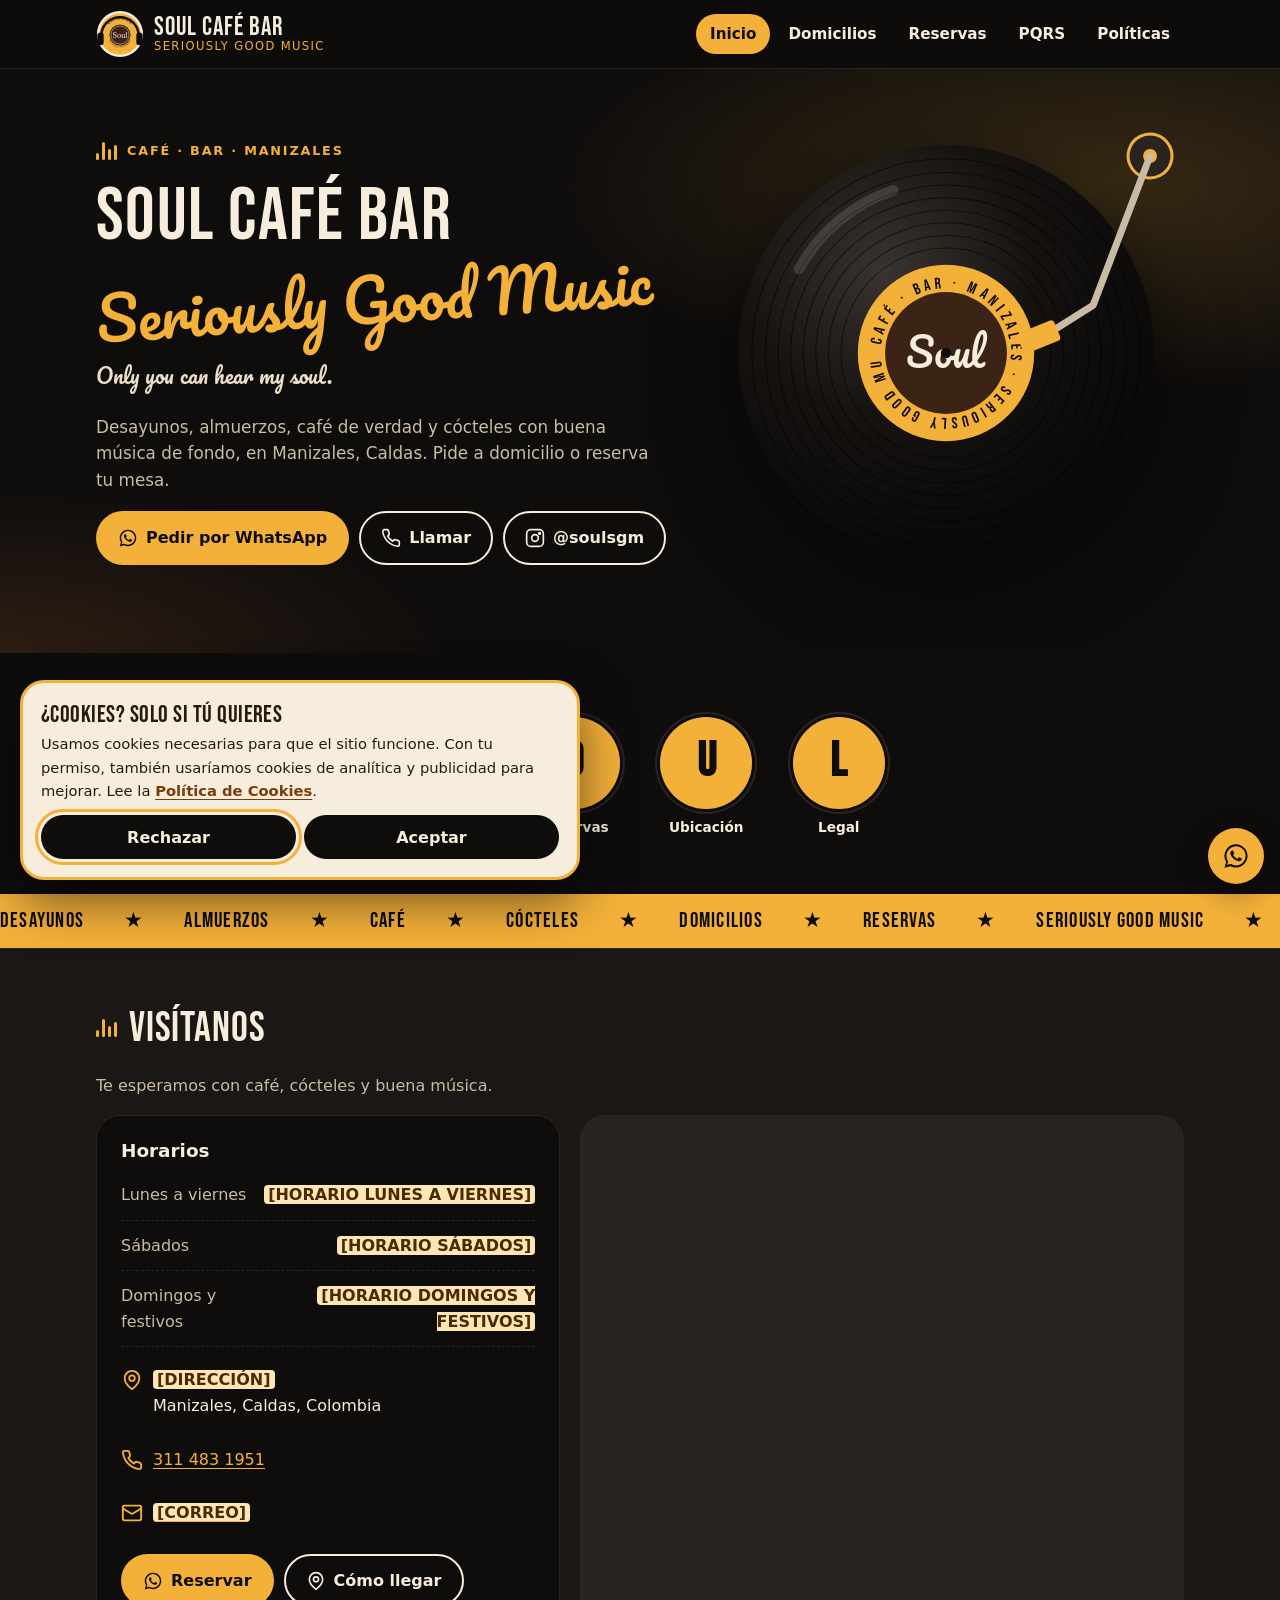
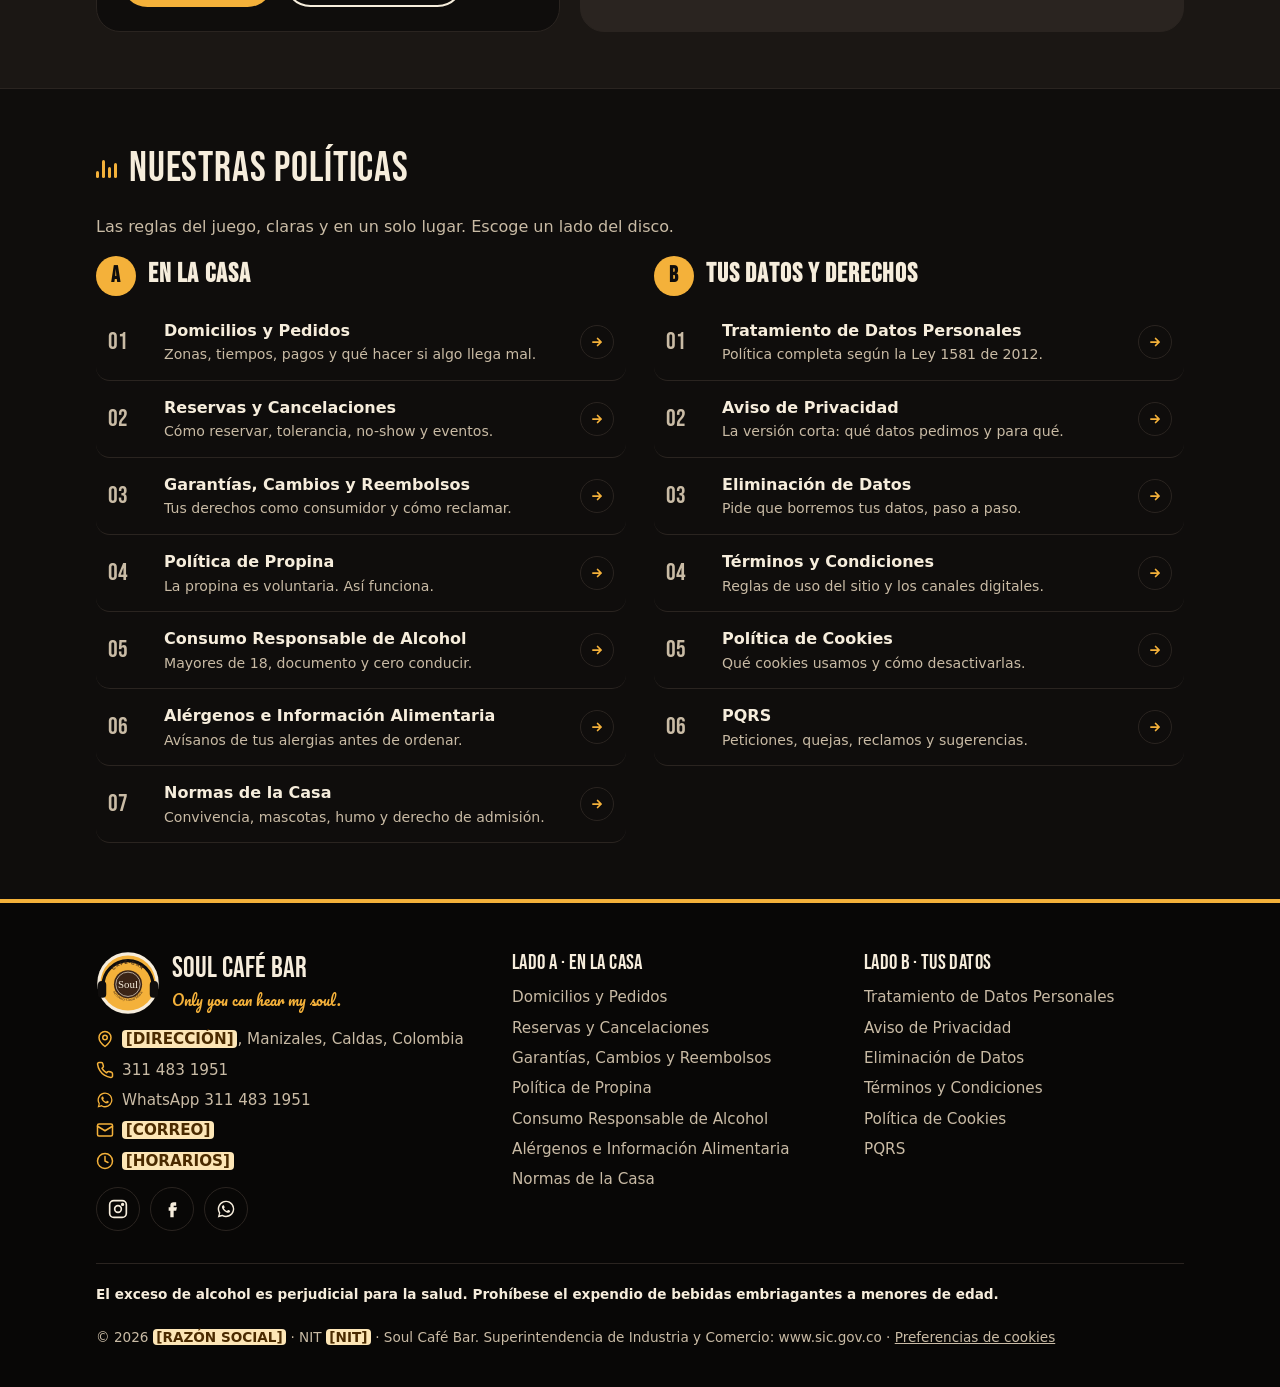
<file: soul-cafe-bar-web/index.html>
<!DOCTYPE html>
<html lang="es-CO">
<head>
<meta charset="utf-8">
<meta name="viewport" content="width=device-width, initial-scale=1">
<title>Soul Café Bar Manizales | Café, cócteles y Seriously Good Music</title>
<meta name="description" content="Soul Café Bar en Manizales: desayunos, almuerzos, café y cócteles con buena música. Domicilios, reservas, horarios, ubicación y políticas.">
<link rel="canonical" href="https://[DOMINIO]/">
<meta name="theme-color" content="#0f0d0c">
<meta property="og:type" content="website">
<meta property="og:locale" content="es_CO">
<meta property="og:site_name" content="Soul Café Bar">
<meta property="og:title" content="Soul Café Bar Manizales | Café, cócteles y Seriously Good Music">
<meta property="og:description" content="Soul Café Bar en Manizales: desayunos, almuerzos, café y cócteles con buena música. Domicilios, reservas, horarios, ubicación y políticas.">
<meta property="og:url" content="https://[DOMINIO]/">
<meta property="og:image" content="https://[DOMINIO]/assets/og-image.png">
<meta name="twitter:card" content="summary_large_image">
<link rel="icon" href="assets/favicon.svg" type="image/svg+xml">
<link rel="icon" href="assets/favicon.ico" sizes="32x32">
<link rel="apple-touch-icon" href="assets/apple-touch-icon.png">
<link rel="preconnect" href="https://fonts.googleapis.com">
<link rel="preconnect" href="https://fonts.gstatic.com" crossorigin>
<link rel="stylesheet" href="https://fonts.googleapis.com/css2?family=Bebas+Neue&amp;family=Pacifico&amp;display=swap">
<link rel="stylesheet" href="styles.css">
<script type="application/ld+json">
{
  "@context": "https://schema.org",
  "@type": ["Restaurant", "BarOrPub", "CafeOrCoffeeShop"],
  "name": "Soul Café Bar",
  "slogan": "Seriously Good Music",
  "url": "https://[DOMINIO]/",
  "image": "https://[DOMINIO]/assets/og-image.png",
  "telephone": "+573114831951",
  "email": "[CORREO]",
  "servesCuisine": ["Desayunos", "Almuerzos", "Café", "Cócteles"],
  "acceptsReservations": true,
  "address": {
    "@type": "PostalAddress",
    "streetAddress": "[DIRECCIÓN]",
    "addressLocality": "Manizales",
    "addressRegion": "Caldas",
    "addressCountry": "CO"
  },
  "openingHours": "[HORARIOS EN FORMATO SCHEMA, ej. Mo-Fr 07:00-22:00]",
  "sameAs": ["https://www.instagram.com/soulsgm/", "[FACEBOOK]"]
}
</script>
</head>
<body>
<a class="saltar" href="#contenido">Saltar al contenido</a>
<header class="sitio-header">
  <div class="contenedor header-fila">
    <a class="marca" href="index.html" aria-label="Soul Café Bar, ir al inicio">
      <img src="assets/logo.svg" alt="" width="48" height="48">
      <span class="marca-texto"><span class="marca-nombre">Soul Café Bar</span><span class="marca-lema">Seriously Good Music</span></span>
    </a>
    <button class="menu-boton" type="button" aria-expanded="false" aria-controls="menu-principal"><span class="eq" aria-hidden="true"><span></span><span></span><span></span><span></span></span> Menú</button>
    <nav class="menu-principal" id="menu-principal" aria-label="Principal">
      <ul>
        <li><a href="index.html" aria-current="page">Inicio</a></li><li><a href="domicilios.html">Domicilios</a></li><li><a href="reservas.html">Reservas</a></li><li><a href="pqrs.html">PQRS</a></li><li><a href="index.html#politicas">Políticas</a></li>
      </ul>
    </nav>
  </div>
</header>
<main id="contenido">
<section class="hero" aria-labelledby="hero-t">
  <div class="contenedor hero-grid">
    <div>
      <p class="hero-kicker"><span class="eq" aria-hidden="true"><span></span><span></span><span></span><span></span></span> Café · Bar · Manizales</p>
      <h1 id="hero-t">Soul Café Bar <span class="script">Seriously Good Music</span></h1>
      <p class="hero-frase">Only you can hear my soul.</p>
      <p class="hero-desc">Desayunos, almuerzos, café de verdad y cócteles con buena música de fondo, en Manizales, Caldas. Pide a domicilio o reserva tu mesa.</p>
      <div class="botones">
        <a class="boton boton-primario" href="https://wa.me/573114831951?text=Hola%20Soul%2C%20quiero%20hacer%20un%20pedido" target="_blank" rel="noopener"><svg viewBox="0 0 24 24" aria-hidden="true" fill="currentColor"><path d="M12.04 2a9.9 9.9 0 0 0-8.5 15l-1.4 5.1 5.3-1.4A9.9 9.9 0 1 0 12.04 2Zm0 18.1a8.2 8.2 0 0 1-4.2-1.15l-.3-.18-3.1.82.83-3.04-.2-.31a8.2 8.2 0 1 1 6.97 3.86Zm4.5-6.15c-.25-.12-1.46-.72-1.69-.8-.23-.08-.39-.12-.55.12-.17.25-.64.8-.78.97-.14.17-.29.19-.53.06a6.7 6.7 0 0 1-1.98-1.22 7.4 7.4 0 0 1-1.37-1.7c-.14-.25 0-.38.11-.5.11-.11.25-.29.37-.43.12-.15.16-.25.25-.41.08-.17.04-.31-.02-.43-.06-.12-.55-1.33-.76-1.82-.2-.48-.4-.41-.55-.42h-.47a.9.9 0 0 0-.65.3 2.7 2.7 0 0 0-.85 2.02 4.7 4.7 0 0 0 .99 2.5 10.8 10.8 0 0 0 4.14 3.66c.58.25 1.03.4 1.38.51.58.18 1.1.16 1.52.1.46-.07 1.46-.6 1.66-1.18.21-.58.21-1.07.15-1.18-.06-.1-.22-.16-.47-.29Z"/></svg> Pedir por WhatsApp</a>
        <a class="boton boton-borde" href="tel:+573114831951"><svg viewBox="0 0 24 24" aria-hidden="true" fill="none" stroke="currentColor" stroke-width="2" stroke-linecap="round" stroke-linejoin="round"><path d="M22 16.9v3a2 2 0 0 1-2.2 2 19.8 19.8 0 0 1-8.6-3.1 19.5 19.5 0 0 1-6-6A19.8 19.8 0 0 1 2.1 4.2 2 2 0 0 1 4.1 2h3a2 2 0 0 1 2 1.7c.1.9.4 1.8.7 2.7a2 2 0 0 1-.5 2.1L8 9.8a16 16 0 0 0 6 6l1.3-1.3a2 2 0 0 1 2.1-.4c.9.3 1.8.6 2.7.7a2 2 0 0 1 1.7 2Z"/></svg> Llamar</a>
        <a class="boton boton-borde" href="https://www.instagram.com/soulsgm/" target="_blank" rel="noopener"><svg viewBox="0 0 24 24" aria-hidden="true" fill="none" stroke="currentColor" stroke-width="2" stroke-linecap="round" stroke-linejoin="round"><rect x="2" y="2" width="20" height="20" rx="5"/><circle cx="12" cy="12" r="4"/><circle cx="17.5" cy="6.5" r="1" fill="currentColor"/></svg> @soulsgm</a>
      </div>
    </div>
    <div class="vinilo-wrap" aria-hidden="true">
  <svg class="vinilo" viewBox="0 0 400 400">
    <defs>
      <radialGradient id="brillo" cx="35%" cy="30%" r="70%"><stop offset="0" stop-color="#3a3430"/><stop offset=".5" stop-color="#151210"/><stop offset="1" stop-color="#0a0908"/></radialGradient>
      <path id="arco" d="M200 200 m-62 0 a62 62 0 1 1 124 0 a62 62 0 1 1 -124 0"/>
    </defs>
    <circle cx="200" cy="200" r="198" fill="url(#brillo)"/>
    <g fill="none" stroke="#000" stroke-opacity=".55">
      <circle cx="200" cy="200" r="185"/><circle cx="200" cy="200" r="172"/><circle cx="200" cy="200" r="160"/>
      <circle cx="200" cy="200" r="148"/><circle cx="200" cy="200" r="136"/><circle cx="200" cy="200" r="124"/>
      <circle cx="200" cy="200" r="112"/><circle cx="200" cy="200" r="100"/>
    </g>
    <path d="M60 120 A160 160 0 0 1 150 45" stroke="#fff" stroke-opacity=".12" stroke-width="10" fill="none" stroke-linecap="round"/>
    <circle cx="200" cy="200" r="84" fill="#f4b13a"/>
    <circle cx="200" cy="200" r="58" fill="#3b2416"/>
    <text font-family="Bebas Neue, Arial Narrow, sans-serif" font-size="15" letter-spacing="4" fill="#0f0d0c"><textPath href="#arco" startOffset="2%">CAFÉ · BAR · MANIZALES · SERIOUSLY GOOD MUSIC ·</textPath></text>
    <text x="200" y="214" text-anchor="middle" font-family="Pacifico, cursive" font-size="38" fill="#f6eddc">Soul</text>
    <circle cx="200" cy="200" r="5" fill="#0f0d0c"/>
  </svg>
  <svg class="brazo" viewBox="0 0 160 260">
    <circle cx="128" cy="30" r="22" fill="#2a2420" stroke="#f4b13a" stroke-width="3"/>
    <circle cx="128" cy="30" r="7" fill="#f4b13a"/>
    <path d="M128 30 L120 190 L80 238" fill="none" stroke="#c9bba5" stroke-width="7" stroke-linecap="round" stroke-linejoin="round"/>
    <rect x="58" y="226" width="40" height="22" rx="4" transform="rotate(-40 78 237)" fill="#f4b13a"/>
  </svg>
</div>
  </div>
</section>

<section class="seccion" aria-labelledby="soul-t">
  <div class="contenedor">
    <h2 id="soul-t" class="sr-only">Accesos rápidos</h2>
    <ul class="soul-circulos">
      <li><a href="domicilios.html"><span class="soul-circulo" aria-hidden="true">S</span>Domicilios</a></li>
      <li><a href="reservas.html"><span class="soul-circulo" aria-hidden="true">O</span>Reservas</a></li>
      <li><a href="#visitanos"><span class="soul-circulo" aria-hidden="true">U</span>Ubicación</a></li>
      <li><a href="#politicas"><span class="soul-circulo" aria-hidden="true">L</span>Legal</a></li>
    </ul>
  </div>
</section>

<div class="banda" aria-hidden="true"><div class="banda-pista"><span>Desayunos</span><span>★</span><span>Almuerzos</span><span>★</span><span>Café</span><span>★</span><span>Cócteles</span><span>★</span><span>Domicilios</span><span>★</span><span>Reservas</span><span>★</span><span>Seriously Good Music</span><span>★</span><span>Desayunos</span><span>★</span><span>Almuerzos</span><span>★</span><span>Café</span><span>★</span><span>Cócteles</span><span>★</span><span>Domicilios</span><span>★</span><span>Reservas</span><span>★</span><span>Seriously Good Music</span><span>★</span></div></div>

<section class="seccion seccion-alt" id="visitanos" aria-labelledby="visita-t">
  <div class="contenedor">
    <h2 id="visita-t" class="seccion-titulo"><span class="eq" aria-hidden="true"><span></span><span></span><span></span><span></span></span> Visítanos</h2>
    <p class="seccion-sub">Te esperamos con café, cócteles y buena música.</p>
    <div class="info-grid">
      <div class="tarjeta-info">
        <h3>Horarios</h3>
        <ul class="horarios">
          <li><span>Lunes a viernes</span><span><span class="ph">[HORARIO LUNES A VIERNES]</span></span></li>
          <li><span>Sábados</span><span><span class="ph">[HORARIO SÁBADOS]</span></span></li>
          <li><span>Domingos y festivos</span><span><span class="ph">[HORARIO DOMINGOS Y FESTIVOS]</span></span></li>
        </ul>
        <div class="dato"><svg viewBox="0 0 24 24" aria-hidden="true" fill="none" stroke="currentColor" stroke-width="2" stroke-linecap="round" stroke-linejoin="round"><path d="M20 10c0 6-8 12-8 12S4 16 4 10a8 8 0 0 1 16 0Z"/><circle cx="12" cy="10" r="3"/></svg><p><span class="ph">[DIRECCIÓN]</span><br>Manizales, Caldas, Colombia</p></div>
        <div class="dato"><svg viewBox="0 0 24 24" aria-hidden="true" fill="none" stroke="currentColor" stroke-width="2" stroke-linecap="round" stroke-linejoin="round"><path d="M22 16.9v3a2 2 0 0 1-2.2 2 19.8 19.8 0 0 1-8.6-3.1 19.5 19.5 0 0 1-6-6A19.8 19.8 0 0 1 2.1 4.2 2 2 0 0 1 4.1 2h3a2 2 0 0 1 2 1.7c.1.9.4 1.8.7 2.7a2 2 0 0 1-.5 2.1L8 9.8a16 16 0 0 0 6 6l1.3-1.3a2 2 0 0 1 2.1-.4c.9.3 1.8.6 2.7.7a2 2 0 0 1 1.7 2Z"/></svg><p><a href="tel:+573114831951">311 483 1951</a></p></div>
        <div class="dato"><svg viewBox="0 0 24 24" aria-hidden="true" fill="none" stroke="currentColor" stroke-width="2" stroke-linecap="round" stroke-linejoin="round"><rect x="2" y="4" width="20" height="16" rx="2"/><path d="m22 7-10 6L2 7"/></svg><p><a href="mailto:[CORREO]"><span class="ph">[CORREO]</span></a></p></div>
        <div class="botones">
          <a class="boton boton-primario" href="https://wa.me/573114831951?text=Hola%20Soul%2C%20quiero%20reservar%20una%20mesa" target="_blank" rel="noopener"><svg viewBox="0 0 24 24" aria-hidden="true" fill="currentColor"><path d="M12.04 2a9.9 9.9 0 0 0-8.5 15l-1.4 5.1 5.3-1.4A9.9 9.9 0 1 0 12.04 2Zm0 18.1a8.2 8.2 0 0 1-4.2-1.15l-.3-.18-3.1.82.83-3.04-.2-.31a8.2 8.2 0 1 1 6.97 3.86Zm4.5-6.15c-.25-.12-1.46-.72-1.69-.8-.23-.08-.39-.12-.55.12-.17.25-.64.8-.78.97-.14.17-.29.19-.53.06a6.7 6.7 0 0 1-1.98-1.22 7.4 7.4 0 0 1-1.37-1.7c-.14-.25 0-.38.11-.5.11-.11.25-.29.37-.43.12-.15.16-.25.25-.41.08-.17.04-.31-.02-.43-.06-.12-.55-1.33-.76-1.82-.2-.48-.4-.41-.55-.42h-.47a.9.9 0 0 0-.65.3 2.7 2.7 0 0 0-.85 2.02 4.7 4.7 0 0 0 .99 2.5 10.8 10.8 0 0 0 4.14 3.66c.58.25 1.03.4 1.38.51.58.18 1.1.16 1.52.1.46-.07 1.46-.6 1.66-1.18.21-.58.21-1.07.15-1.18-.06-.1-.22-.16-.47-.29Z"/></svg> Reservar</a>
          <a class="boton boton-borde" href="[LINK DE GOOGLE MAPS]" target="_blank" rel="noopener"><svg viewBox="0 0 24 24" aria-hidden="true" fill="none" stroke="currentColor" stroke-width="2" stroke-linecap="round" stroke-linejoin="round"><path d="M20 10c0 6-8 12-8 12S4 16 4 10a8 8 0 0 1 16 0Z"/><circle cx="12" cy="10" r="3"/></svg> Cómo llegar</a>
        </div>
      </div>
      <div class="mapa">
        <!-- MAPA: en Google Maps busca el negocio > Compartir > Insertar un mapa > copia solo la URL del src y pégala abajo. -->
        <iframe title="Mapa de ubicación de Soul Café Bar en Manizales" src="https://www.google.com/maps?q=Manizales,+Caldas,+Colombia&amp;output=embed" loading="lazy" referrerpolicy="no-referrer-when-downgrade"></iframe>
      </div>
    </div>
  </div>
</section>

<section class="seccion" id="politicas" aria-labelledby="pol-t">
  <div class="contenedor">
    <h2 id="pol-t" class="seccion-titulo"><span class="eq" aria-hidden="true"><span></span><span></span><span></span><span></span></span> Nuestras políticas</h2>
    <p class="seccion-sub">Las reglas del juego, claras y en un solo lugar. Escoge un lado del disco.</p>
    <div class="lados">
      <div>
        <h3 class="lado-titulo"><span class="lado-letra" aria-hidden="true">A</span> En la casa</h3>
        <ol class="tracklist"><li class="track"><a href="domicilios.html"><span class="track-num">01</span><span><span class="track-titulo">Domicilios y Pedidos</span><span class="track-desc">Zonas, tiempos, pagos y qué hacer si algo llega mal.</span></span><span class="track-flecha"><svg viewBox="0 0 24 24" aria-hidden="true" fill="none" stroke="currentColor" stroke-width="3" stroke-linecap="round" stroke-linejoin="round"><path d="M5 12h14M13 6l6 6-6 6"/></svg></span></a></li><li class="track"><a href="reservas.html"><span class="track-num">02</span><span><span class="track-titulo">Reservas y Cancelaciones</span><span class="track-desc">Cómo reservar, tolerancia, no-show y eventos.</span></span><span class="track-flecha"><svg viewBox="0 0 24 24" aria-hidden="true" fill="none" stroke="currentColor" stroke-width="3" stroke-linecap="round" stroke-linejoin="round"><path d="M5 12h14M13 6l6 6-6 6"/></svg></span></a></li><li class="track"><a href="reembolsos.html"><span class="track-num">03</span><span><span class="track-titulo">Garantías, Cambios y Reembolsos</span><span class="track-desc">Tus derechos como consumidor y cómo reclamar.</span></span><span class="track-flecha"><svg viewBox="0 0 24 24" aria-hidden="true" fill="none" stroke="currentColor" stroke-width="3" stroke-linecap="round" stroke-linejoin="round"><path d="M5 12h14M13 6l6 6-6 6"/></svg></span></a></li><li class="track"><a href="propinas.html"><span class="track-num">04</span><span><span class="track-titulo">Política de Propina</span><span class="track-desc">La propina es voluntaria. Así funciona.</span></span><span class="track-flecha"><svg viewBox="0 0 24 24" aria-hidden="true" fill="none" stroke="currentColor" stroke-width="3" stroke-linecap="round" stroke-linejoin="round"><path d="M5 12h14M13 6l6 6-6 6"/></svg></span></a></li><li class="track"><a href="alcohol.html"><span class="track-num">05</span><span><span class="track-titulo">Consumo Responsable de Alcohol</span><span class="track-desc">Mayores de 18, documento y cero conducir.</span></span><span class="track-flecha"><svg viewBox="0 0 24 24" aria-hidden="true" fill="none" stroke="currentColor" stroke-width="3" stroke-linecap="round" stroke-linejoin="round"><path d="M5 12h14M13 6l6 6-6 6"/></svg></span></a></li><li class="track"><a href="alergenos.html"><span class="track-num">06</span><span><span class="track-titulo">Alérgenos e Información Alimentaria</span><span class="track-desc">Avísanos de tus alergias antes de ordenar.</span></span><span class="track-flecha"><svg viewBox="0 0 24 24" aria-hidden="true" fill="none" stroke="currentColor" stroke-width="3" stroke-linecap="round" stroke-linejoin="round"><path d="M5 12h14M13 6l6 6-6 6"/></svg></span></a></li><li class="track"><a href="normas.html"><span class="track-num">07</span><span><span class="track-titulo">Normas de la Casa</span><span class="track-desc">Convivencia, mascotas, humo y derecho de admisión.</span></span><span class="track-flecha"><svg viewBox="0 0 24 24" aria-hidden="true" fill="none" stroke="currentColor" stroke-width="3" stroke-linecap="round" stroke-linejoin="round"><path d="M5 12h14M13 6l6 6-6 6"/></svg></span></a></li></ol>
      </div>
      <div>
        <h3 class="lado-titulo"><span class="lado-letra" aria-hidden="true">B</span> Tus datos y derechos</h3>
        <ol class="tracklist"><li class="track"><a href="privacidad.html"><span class="track-num">01</span><span><span class="track-titulo">Tratamiento de Datos Personales</span><span class="track-desc">Política completa según la Ley 1581 de 2012.</span></span><span class="track-flecha"><svg viewBox="0 0 24 24" aria-hidden="true" fill="none" stroke="currentColor" stroke-width="3" stroke-linecap="round" stroke-linejoin="round"><path d="M5 12h14M13 6l6 6-6 6"/></svg></span></a></li><li class="track"><a href="aviso-privacidad.html"><span class="track-num">02</span><span><span class="track-titulo">Aviso de Privacidad</span><span class="track-desc">La versión corta: qué datos pedimos y para qué.</span></span><span class="track-flecha"><svg viewBox="0 0 24 24" aria-hidden="true" fill="none" stroke="currentColor" stroke-width="3" stroke-linecap="round" stroke-linejoin="round"><path d="M5 12h14M13 6l6 6-6 6"/></svg></span></a></li><li class="track"><a href="eliminacion-datos.html"><span class="track-num">03</span><span><span class="track-titulo">Eliminación de Datos</span><span class="track-desc">Pide que borremos tus datos, paso a paso.</span></span><span class="track-flecha"><svg viewBox="0 0 24 24" aria-hidden="true" fill="none" stroke="currentColor" stroke-width="3" stroke-linecap="round" stroke-linejoin="round"><path d="M5 12h14M13 6l6 6-6 6"/></svg></span></a></li><li class="track"><a href="terminos.html"><span class="track-num">04</span><span><span class="track-titulo">Términos y Condiciones</span><span class="track-desc">Reglas de uso del sitio y los canales digitales.</span></span><span class="track-flecha"><svg viewBox="0 0 24 24" aria-hidden="true" fill="none" stroke="currentColor" stroke-width="3" stroke-linecap="round" stroke-linejoin="round"><path d="M5 12h14M13 6l6 6-6 6"/></svg></span></a></li><li class="track"><a href="cookies.html"><span class="track-num">05</span><span><span class="track-titulo">Política de Cookies</span><span class="track-desc">Qué cookies usamos y cómo desactivarlas.</span></span><span class="track-flecha"><svg viewBox="0 0 24 24" aria-hidden="true" fill="none" stroke="currentColor" stroke-width="3" stroke-linecap="round" stroke-linejoin="round"><path d="M5 12h14M13 6l6 6-6 6"/></svg></span></a></li><li class="track"><a href="pqrs.html"><span class="track-num">06</span><span><span class="track-titulo">PQRS</span><span class="track-desc">Peticiones, quejas, reclamos y sugerencias.</span></span><span class="track-flecha"><svg viewBox="0 0 24 24" aria-hidden="true" fill="none" stroke="currentColor" stroke-width="3" stroke-linecap="round" stroke-linejoin="round"><path d="M5 12h14M13 6l6 6-6 6"/></svg></span></a></li></ol>
      </div>
    </div>
  </div>
</section>
</main>
<footer class="sitio-footer">
  <div class="contenedor">
    <div class="footer-grid">
      <div>
        <div class="footer-marca">
          <img src="assets/logo.svg" alt="" width="64" height="64">
          <div><p>Soul Café Bar</p><small>Only you can hear my soul.</small></div>
        </div>
        <ul class="footer-contacto">
          <li><svg viewBox="0 0 24 24" aria-hidden="true" fill="none" stroke="currentColor" stroke-width="2" stroke-linecap="round" stroke-linejoin="round"><path d="M20 10c0 6-8 12-8 12S4 16 4 10a8 8 0 0 1 16 0Z"/><circle cx="12" cy="10" r="3"/></svg><span><span class="ph">[DIRECCIÓN]</span>, Manizales, Caldas, Colombia</span></li>
          <li><svg viewBox="0 0 24 24" aria-hidden="true" fill="none" stroke="currentColor" stroke-width="2" stroke-linecap="round" stroke-linejoin="round"><path d="M22 16.9v3a2 2 0 0 1-2.2 2 19.8 19.8 0 0 1-8.6-3.1 19.5 19.5 0 0 1-6-6A19.8 19.8 0 0 1 2.1 4.2 2 2 0 0 1 4.1 2h3a2 2 0 0 1 2 1.7c.1.9.4 1.8.7 2.7a2 2 0 0 1-.5 2.1L8 9.8a16 16 0 0 0 6 6l1.3-1.3a2 2 0 0 1 2.1-.4c.9.3 1.8.6 2.7.7a2 2 0 0 1 1.7 2Z"/></svg><a href="tel:+573114831951">311 483 1951</a></li>
          <li><svg viewBox="0 0 24 24" aria-hidden="true" fill="currentColor"><path d="M12.04 2a9.9 9.9 0 0 0-8.5 15l-1.4 5.1 5.3-1.4A9.9 9.9 0 1 0 12.04 2Zm0 18.1a8.2 8.2 0 0 1-4.2-1.15l-.3-.18-3.1.82.83-3.04-.2-.31a8.2 8.2 0 1 1 6.97 3.86Zm4.5-6.15c-.25-.12-1.46-.72-1.69-.8-.23-.08-.39-.12-.55.12-.17.25-.64.8-.78.97-.14.17-.29.19-.53.06a6.7 6.7 0 0 1-1.98-1.22 7.4 7.4 0 0 1-1.37-1.7c-.14-.25 0-.38.11-.5.11-.11.25-.29.37-.43.12-.15.16-.25.25-.41.08-.17.04-.31-.02-.43-.06-.12-.55-1.33-.76-1.82-.2-.48-.4-.41-.55-.42h-.47a.9.9 0 0 0-.65.3 2.7 2.7 0 0 0-.85 2.02 4.7 4.7 0 0 0 .99 2.5 10.8 10.8 0 0 0 4.14 3.66c.58.25 1.03.4 1.38.51.58.18 1.1.16 1.52.1.46-.07 1.46-.6 1.66-1.18.21-.58.21-1.07.15-1.18-.06-.1-.22-.16-.47-.29Z"/></svg><a href="https://wa.me/573114831951" target="_blank" rel="noopener">WhatsApp 311 483 1951</a></li>
          <li><svg viewBox="0 0 24 24" aria-hidden="true" fill="none" stroke="currentColor" stroke-width="2" stroke-linecap="round" stroke-linejoin="round"><rect x="2" y="4" width="20" height="16" rx="2"/><path d="m22 7-10 6L2 7"/></svg><a href="mailto:[CORREO]"><span class="ph">[CORREO]</span></a></li>
          <li><svg viewBox="0 0 24 24" aria-hidden="true" fill="none" stroke="currentColor" stroke-width="2" stroke-linecap="round" stroke-linejoin="round"><circle cx="12" cy="12" r="10"/><path d="M12 6v6l4 2"/></svg><span><span class="ph">[HORARIOS]</span></span></li>
        </ul>
        <div class="redes">
          <a href="https://www.instagram.com/soulsgm/" target="_blank" rel="noopener" aria-label="Instagram de Soul Café Bar"><svg viewBox="0 0 24 24" aria-hidden="true" fill="none" stroke="currentColor" stroke-width="2" stroke-linecap="round" stroke-linejoin="round"><rect x="2" y="2" width="20" height="20" rx="5"/><circle cx="12" cy="12" r="4"/><circle cx="17.5" cy="6.5" r="1" fill="currentColor"/></svg></a>
          <a href="[FACEBOOK]" target="_blank" rel="noopener" aria-label="Facebook de Soul Café Bar"><svg viewBox="0 0 24 24" aria-hidden="true" fill="currentColor"><path d="M14 8h3V4h-3a4 4 0 0 0-4 4v2H8v4h2v8h4v-8h3l1-4h-4V8a0 0 0 0 1 0 0Z"/></svg></a>
          <a href="https://wa.me/573114831951" target="_blank" rel="noopener" aria-label="WhatsApp de Soul Café Bar"><svg viewBox="0 0 24 24" aria-hidden="true" fill="currentColor"><path d="M12.04 2a9.9 9.9 0 0 0-8.5 15l-1.4 5.1 5.3-1.4A9.9 9.9 0 1 0 12.04 2Zm0 18.1a8.2 8.2 0 0 1-4.2-1.15l-.3-.18-3.1.82.83-3.04-.2-.31a8.2 8.2 0 1 1 6.97 3.86Zm4.5-6.15c-.25-.12-1.46-.72-1.69-.8-.23-.08-.39-.12-.55.12-.17.25-.64.8-.78.97-.14.17-.29.19-.53.06a6.7 6.7 0 0 1-1.98-1.22 7.4 7.4 0 0 1-1.37-1.7c-.14-.25 0-.38.11-.5.11-.11.25-.29.37-.43.12-.15.16-.25.25-.41.08-.17.04-.31-.02-.43-.06-.12-.55-1.33-.76-1.82-.2-.48-.4-.41-.55-.42h-.47a.9.9 0 0 0-.65.3 2.7 2.7 0 0 0-.85 2.02 4.7 4.7 0 0 0 .99 2.5 10.8 10.8 0 0 0 4.14 3.66c.58.25 1.03.4 1.38.51.58.18 1.1.16 1.52.1.46-.07 1.46-.6 1.66-1.18.21-.58.21-1.07.15-1.18-.06-.1-.22-.16-.47-.29Z"/></svg></a>
        </div>
      </div>
      <nav aria-label="Políticas de servicio">
        <h2>Lado A · En la casa</h2>
        <ul><li><a href="domicilios.html">Domicilios y Pedidos</a></li><li><a href="reservas.html">Reservas y Cancelaciones</a></li><li><a href="reembolsos.html">Garantías, Cambios y Reembolsos</a></li><li><a href="propinas.html">Política de Propina</a></li><li><a href="alcohol.html">Consumo Responsable de Alcohol</a></li><li><a href="alergenos.html">Alérgenos e Información Alimentaria</a></li><li><a href="normas.html">Normas de la Casa</a></li></ul>
      </nav>
      <nav aria-label="Políticas de datos y derechos">
        <h2>Lado B · Tus datos</h2>
        <ul><li><a href="privacidad.html">Tratamiento de Datos Personales</a></li><li><a href="aviso-privacidad.html">Aviso de Privacidad</a></li><li><a href="eliminacion-datos.html">Eliminación de Datos</a></li><li><a href="terminos.html">Términos y Condiciones</a></li><li><a href="cookies.html">Política de Cookies</a></li><li><a href="pqrs.html">PQRS</a></li></ul>
      </nav>
    </div>
    <div class="footer-legal">
      <p class="footer-alcohol">El exceso de alcohol es perjudicial para la salud. Prohíbese el expendio de bebidas embriagantes a menores de edad.</p>
      <p>© <span id="anio">2026</span> <span class="ph">[RAZÓN SOCIAL]</span> · NIT <span class="ph">[NIT]</span> · Soul Café Bar. Superintendencia de Industria y Comercio: <a href="https://www.sic.gov.co" target="_blank" rel="noopener">www.sic.gov.co</a> · <button class="boton-enlace" type="button" data-abrir-cookies>Preferencias de cookies</button></p>
    </div>
  </div>
</footer>
<a class="wa-flotante" href="https://wa.me/573114831951" target="_blank" rel="noopener" aria-label="Escríbenos por WhatsApp"><svg viewBox="0 0 24 24" aria-hidden="true" fill="currentColor"><path d="M12.04 2a9.9 9.9 0 0 0-8.5 15l-1.4 5.1 5.3-1.4A9.9 9.9 0 1 0 12.04 2Zm0 18.1a8.2 8.2 0 0 1-4.2-1.15l-.3-.18-3.1.82.83-3.04-.2-.31a8.2 8.2 0 1 1 6.97 3.86Zm4.5-6.15c-.25-.12-1.46-.72-1.69-.8-.23-.08-.39-.12-.55.12-.17.25-.64.8-.78.97-.14.17-.29.19-.53.06a6.7 6.7 0 0 1-1.98-1.22 7.4 7.4 0 0 1-1.37-1.7c-.14-.25 0-.38.11-.5.11-.11.25-.29.37-.43.12-.15.16-.25.25-.41.08-.17.04-.31-.02-.43-.06-.12-.55-1.33-.76-1.82-.2-.48-.4-.41-.55-.42h-.47a.9.9 0 0 0-.65.3 2.7 2.7 0 0 0-.85 2.02 4.7 4.7 0 0 0 .99 2.5 10.8 10.8 0 0 0 4.14 3.66c.58.25 1.03.4 1.38.51.58.18 1.1.16 1.52.1.46-.07 1.46-.6 1.66-1.18.21-.58.21-1.07.15-1.18-.06-.1-.22-.16-.47-.29Z"/></svg></a>
<div class="cookie-banner" id="cookie-banner" role="dialog" aria-labelledby="cookie-titulo" aria-describedby="cookie-texto" hidden>
  <h2 id="cookie-titulo">¿Cookies? Solo si tú quieres</h2>
  <p id="cookie-texto">Usamos cookies necesarias para que el sitio funcione. Con tu permiso, también usaríamos cookies de analítica y publicidad para mejorar. Lee la <a href="cookies.html">Política de Cookies</a>.</p>
  <div class="botones">
    <button class="boton boton-oscuro" type="button" data-cookies="rechazar">Rechazar</button>
    <button class="boton boton-oscuro" type="button" data-cookies="aceptar">Aceptar</button>
  </div>
</div>
<script src="main.js" defer></script>
</body>
</html>
</file>
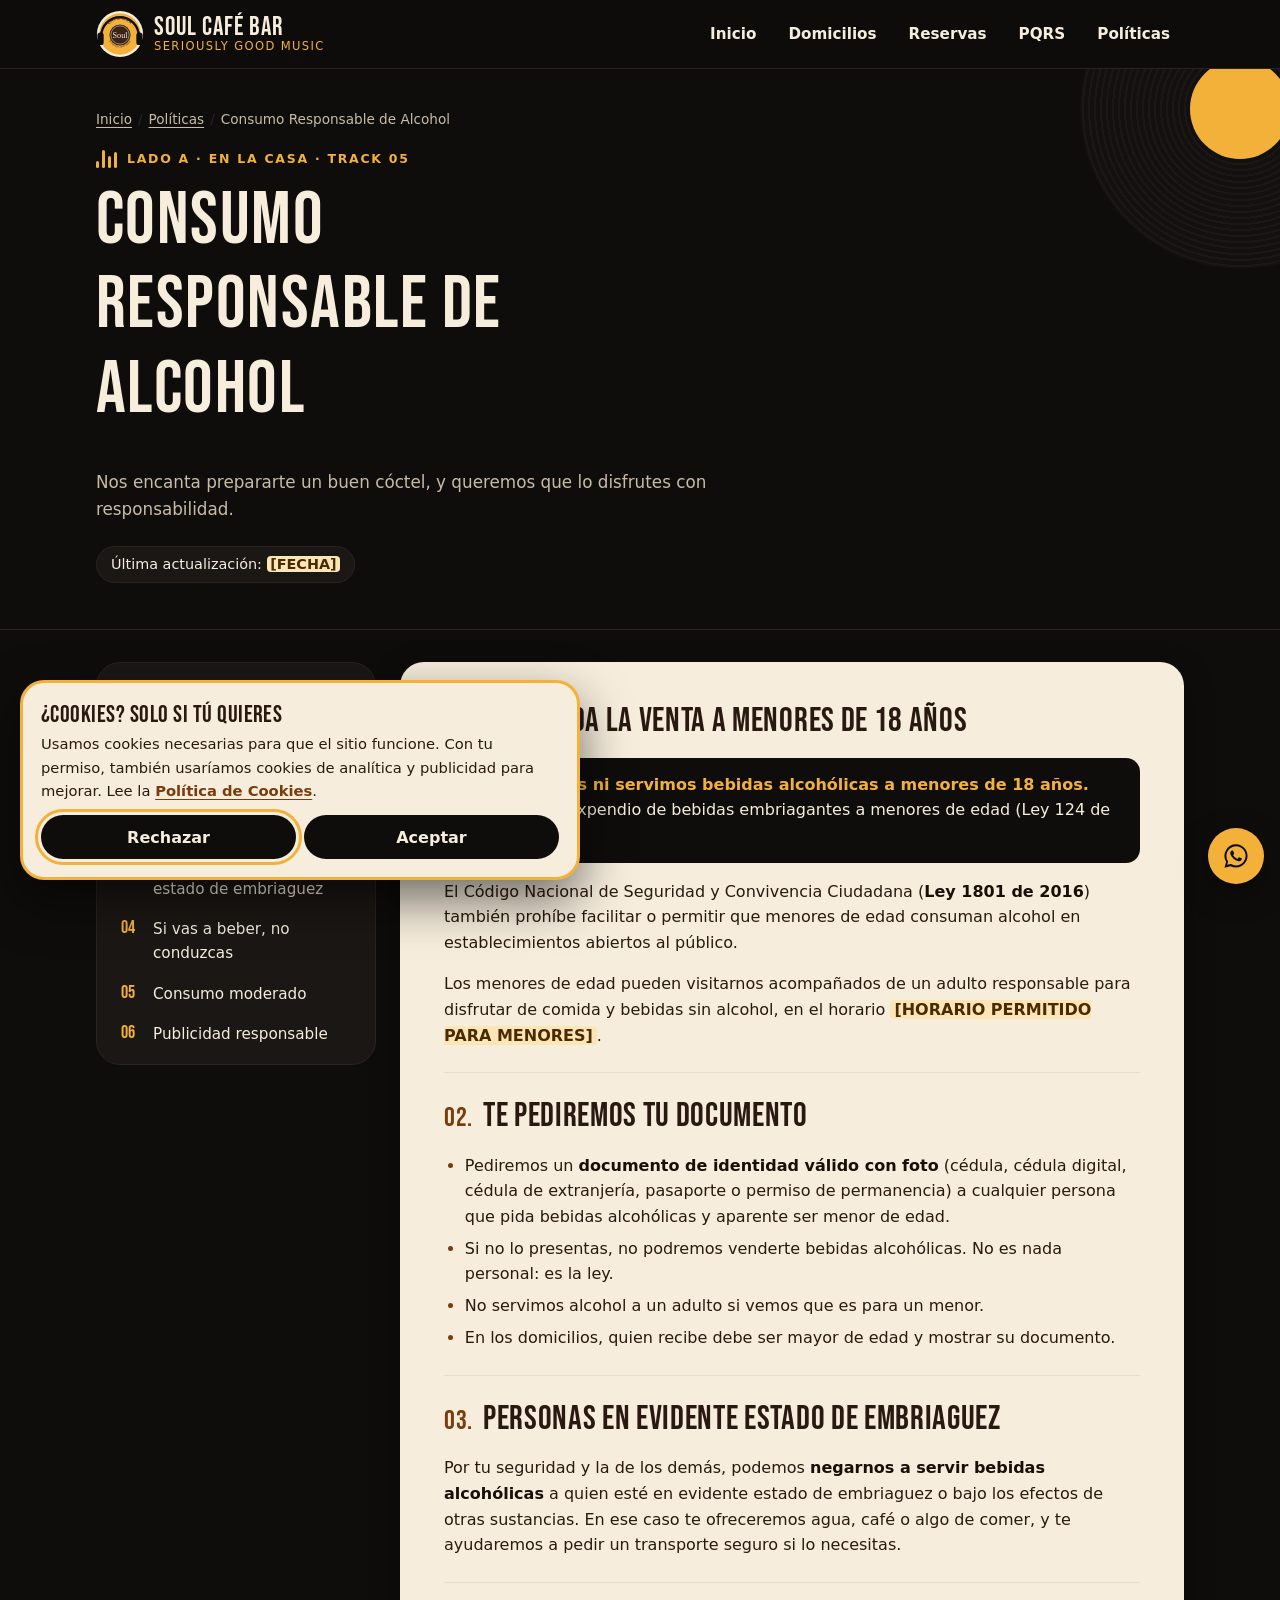
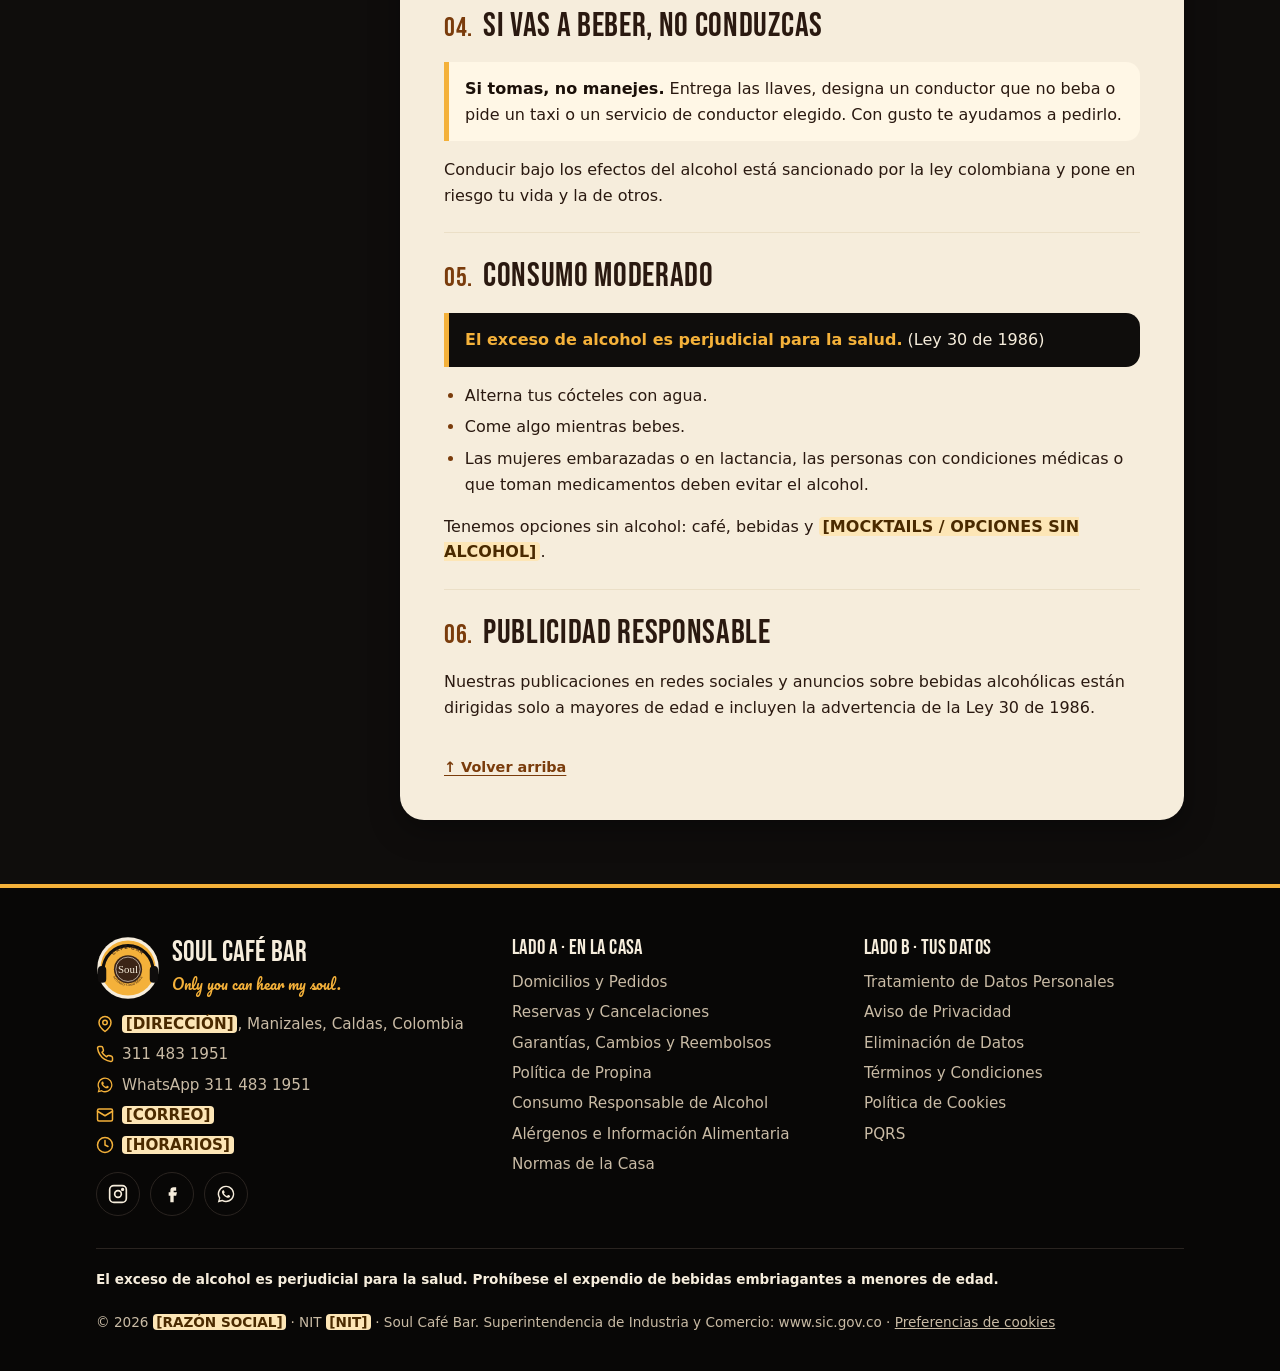
<file: soul-cafe-bar-web/alcohol.html>
<!DOCTYPE html>
<html lang="es-CO">
<head>
<meta charset="utf-8">
<meta name="viewport" content="width=device-width, initial-scale=1">
<title>Consumo Responsable de Alcohol | Soul Café Bar Manizales</title>
<meta name="description" content="Política de consumo responsable de Soul Café Bar: prohibida la venta a menores de 18, pedimos documento y recomendamos no conducir después de beber.">
<link rel="canonical" href="https://[DOMINIO]/alcohol.html">
<meta name="theme-color" content="#0f0d0c">
<meta property="og:type" content="website">
<meta property="og:locale" content="es_CO">
<meta property="og:site_name" content="Soul Café Bar">
<meta property="og:title" content="Consumo Responsable de Alcohol | Soul Café Bar Manizales">
<meta property="og:description" content="Política de consumo responsable de Soul Café Bar: prohibida la venta a menores de 18, pedimos documento y recomendamos no conducir después de beber.">
<meta property="og:url" content="https://[DOMINIO]/alcohol.html">
<meta property="og:image" content="https://[DOMINIO]/assets/og-image.png">
<meta name="twitter:card" content="summary_large_image">
<link rel="icon" href="assets/favicon.svg" type="image/svg+xml">
<link rel="icon" href="assets/favicon.ico" sizes="32x32">
<link rel="apple-touch-icon" href="assets/apple-touch-icon.png">
<link rel="preconnect" href="https://fonts.googleapis.com">
<link rel="preconnect" href="https://fonts.gstatic.com" crossorigin>
<link rel="stylesheet" href="https://fonts.googleapis.com/css2?family=Bebas+Neue&amp;family=Pacifico&amp;display=swap">
<link rel="stylesheet" href="styles.css">
</head>
<body>
<a class="saltar" href="#contenido">Saltar al contenido</a>
<header class="sitio-header">
  <div class="contenedor header-fila">
    <a class="marca" href="index.html" aria-label="Soul Café Bar, ir al inicio">
      <img src="assets/logo.svg" alt="" width="48" height="48">
      <span class="marca-texto"><span class="marca-nombre">Soul Café Bar</span><span class="marca-lema">Seriously Good Music</span></span>
    </a>
    <button class="menu-boton" type="button" aria-expanded="false" aria-controls="menu-principal"><span class="eq" aria-hidden="true"><span></span><span></span><span></span><span></span></span> Menú</button>
    <nav class="menu-principal" id="menu-principal" aria-label="Principal">
      <ul>
        <li><a href="index.html">Inicio</a></li><li><a href="domicilios.html">Domicilios</a></li><li><a href="reservas.html">Reservas</a></li><li><a href="pqrs.html">PQRS</a></li><li><a href="index.html#politicas">Políticas</a></li>
      </ul>
    </nav>
  </div>
</header>
<main id="contenido">
<div class="pol-hero">
  <div class="contenedor">
    <nav class="migas" aria-label="Ruta de navegación"><ol><li><a href="index.html">Inicio</a></li><li><a href="index.html#politicas">Políticas</a></li><li aria-current="page">Consumo Responsable de Alcohol</li></ol></nav>
    <p class="pol-kicker"><span class="eq" aria-hidden="true"><span></span><span></span><span></span><span></span></span> Lado A · En la casa · Track 05</p>
    <h1>Consumo Responsable de Alcohol</h1>
    <p class="pol-intro">Nos encanta prepararte un buen cóctel, y queremos que lo disfrutes con responsabilidad.</p>
    <p class="actualizacion">Última actualización: <span class="ph">[FECHA]</span></p>
  </div>
</div>
<div class="contenedor pol-layout">
  <nav class="indice" aria-label="Índice de esta política">
    <h2><span class="eq" aria-hidden="true"><span></span><span></span><span></span><span></span></span> Tracklist</h2>
    <ol><li><a href="#menores">Prohibida la venta a menores de 18 años</a></li><li><a href="#documento">Te pediremos tu documento</a></li><li><a href="#embriaguez">Personas en evidente estado de embriaguez</a></li><li><a href="#conducir">Si vas a beber, no conduzcas</a></li><li><a href="#moderacion">Consumo moderado</a></li><li><a href="#publicidad">Publicidad responsable</a></li></ol>
  </nav>
  <article class="papel">
<section id="menores" aria-labelledby="menores-t"><h2 id="menores-t"><span class="n">01.</span> Prohibida la venta a menores de 18 años</h2><p class="nota nota-fuerte"><strong>No vendemos ni servimos bebidas alcohólicas a menores de 18 años.</strong> Prohíbese el expendio de bebidas embriagantes a menores de edad (Ley 124 de 1994).</p>
<p>El Código Nacional de Seguridad y Convivencia Ciudadana (<strong>Ley 1801 de 2016</strong>) también prohíbe facilitar o permitir que menores de edad consuman alcohol en establecimientos abiertos al público.</p>
<p>Los menores de edad pueden visitarnos acompañados de un adulto responsable para disfrutar de comida y bebidas sin alcohol, en el horario <span class="ph">[HORARIO PERMITIDO PARA MENORES]</span>.</p></section>
<section id="documento" aria-labelledby="documento-t"><h2 id="documento-t"><span class="n">02.</span> Te pediremos tu documento</h2><ul>
<li>Pediremos un <strong>documento de identidad válido con foto</strong> (cédula, cédula digital, cédula de extranjería, pasaporte o permiso de permanencia) a cualquier persona que pida bebidas alcohólicas y aparente ser menor de edad.</li>
<li>Si no lo presentas, no podremos venderte bebidas alcohólicas. No es nada personal: es la ley.</li>
<li>No servimos alcohol a un adulto si vemos que es para un menor.</li>
<li>En los domicilios, quien recibe debe ser mayor de edad y mostrar su documento.</li>
</ul></section>
<section id="embriaguez" aria-labelledby="embriaguez-t"><h2 id="embriaguez-t"><span class="n">03.</span> Personas en evidente estado de embriaguez</h2><p>Por tu seguridad y la de los demás, podemos <strong>negarnos a servir bebidas alcohólicas</strong> a quien esté en evidente estado de embriaguez o bajo los efectos de otras sustancias. En ese caso te ofreceremos agua, café o algo de comer, y te ayudaremos a pedir un transporte seguro si lo necesitas.</p></section>
<section id="conducir" aria-labelledby="conducir-t"><h2 id="conducir-t"><span class="n">04.</span> Si vas a beber, no conduzcas</h2><p class="nota"><strong>Si tomas, no manejes.</strong> Entrega las llaves, designa un conductor que no beba o pide un taxi o un servicio de conductor elegido. Con gusto te ayudamos a pedirlo.</p>
<p>Conducir bajo los efectos del alcohol está sancionado por la ley colombiana y pone en riesgo tu vida y la de otros.</p></section>
<section id="moderacion" aria-labelledby="moderacion-t"><h2 id="moderacion-t"><span class="n">05.</span> Consumo moderado</h2><p class="nota nota-fuerte"><strong>El exceso de alcohol es perjudicial para la salud.</strong> (Ley 30 de 1986)</p>
<ul><li>Alterna tus cócteles con agua.</li><li>Come algo mientras bebes.</li><li>Las mujeres embarazadas o en lactancia, las personas con condiciones médicas o que toman medicamentos deben evitar el alcohol.</li></ul>
<p>Tenemos opciones sin alcohol: café, bebidas y <span class="ph">[MOCKTAILS / OPCIONES SIN ALCOHOL]</span>.</p></section>
<section id="publicidad" aria-labelledby="publicidad-t"><h2 id="publicidad-t"><span class="n">06.</span> Publicidad responsable</h2><p>Nuestras publicaciones en redes sociales y anuncios sobre bebidas alcohólicas están dirigidas solo a mayores de edad e incluyen la advertencia de la Ley 30 de 1986.</p></section>

    <a class="volver-arriba" href="#contenido">↑ Volver arriba</a>
  </article>
</div>
<!-- Revisar con abogado antes de publicar -->
</main>
<footer class="sitio-footer">
  <div class="contenedor">
    <div class="footer-grid">
      <div>
        <div class="footer-marca">
          <img src="assets/logo.svg" alt="" width="64" height="64">
          <div><p>Soul Café Bar</p><small>Only you can hear my soul.</small></div>
        </div>
        <ul class="footer-contacto">
          <li><svg viewBox="0 0 24 24" aria-hidden="true" fill="none" stroke="currentColor" stroke-width="2" stroke-linecap="round" stroke-linejoin="round"><path d="M20 10c0 6-8 12-8 12S4 16 4 10a8 8 0 0 1 16 0Z"/><circle cx="12" cy="10" r="3"/></svg><span><span class="ph">[DIRECCIÓN]</span>, Manizales, Caldas, Colombia</span></li>
          <li><svg viewBox="0 0 24 24" aria-hidden="true" fill="none" stroke="currentColor" stroke-width="2" stroke-linecap="round" stroke-linejoin="round"><path d="M22 16.9v3a2 2 0 0 1-2.2 2 19.8 19.8 0 0 1-8.6-3.1 19.5 19.5 0 0 1-6-6A19.8 19.8 0 0 1 2.1 4.2 2 2 0 0 1 4.1 2h3a2 2 0 0 1 2 1.7c.1.9.4 1.8.7 2.7a2 2 0 0 1-.5 2.1L8 9.8a16 16 0 0 0 6 6l1.3-1.3a2 2 0 0 1 2.1-.4c.9.3 1.8.6 2.7.7a2 2 0 0 1 1.7 2Z"/></svg><a href="tel:+573114831951">311 483 1951</a></li>
          <li><svg viewBox="0 0 24 24" aria-hidden="true" fill="currentColor"><path d="M12.04 2a9.9 9.9 0 0 0-8.5 15l-1.4 5.1 5.3-1.4A9.9 9.9 0 1 0 12.04 2Zm0 18.1a8.2 8.2 0 0 1-4.2-1.15l-.3-.18-3.1.82.83-3.04-.2-.31a8.2 8.2 0 1 1 6.97 3.86Zm4.5-6.15c-.25-.12-1.46-.72-1.69-.8-.23-.08-.39-.12-.55.12-.17.25-.64.8-.78.97-.14.17-.29.19-.53.06a6.7 6.7 0 0 1-1.98-1.22 7.4 7.4 0 0 1-1.37-1.7c-.14-.25 0-.38.11-.5.11-.11.25-.29.37-.43.12-.15.16-.25.25-.41.08-.17.04-.31-.02-.43-.06-.12-.55-1.33-.76-1.82-.2-.48-.4-.41-.55-.42h-.47a.9.9 0 0 0-.65.3 2.7 2.7 0 0 0-.85 2.02 4.7 4.7 0 0 0 .99 2.5 10.8 10.8 0 0 0 4.14 3.66c.58.25 1.03.4 1.38.51.58.18 1.1.16 1.52.1.46-.07 1.46-.6 1.66-1.18.21-.58.21-1.07.15-1.18-.06-.1-.22-.16-.47-.29Z"/></svg><a href="https://wa.me/573114831951" target="_blank" rel="noopener">WhatsApp 311 483 1951</a></li>
          <li><svg viewBox="0 0 24 24" aria-hidden="true" fill="none" stroke="currentColor" stroke-width="2" stroke-linecap="round" stroke-linejoin="round"><rect x="2" y="4" width="20" height="16" rx="2"/><path d="m22 7-10 6L2 7"/></svg><a href="mailto:[CORREO]"><span class="ph">[CORREO]</span></a></li>
          <li><svg viewBox="0 0 24 24" aria-hidden="true" fill="none" stroke="currentColor" stroke-width="2" stroke-linecap="round" stroke-linejoin="round"><circle cx="12" cy="12" r="10"/><path d="M12 6v6l4 2"/></svg><span><span class="ph">[HORARIOS]</span></span></li>
        </ul>
        <div class="redes">
          <a href="https://www.instagram.com/soulsgm/" target="_blank" rel="noopener" aria-label="Instagram de Soul Café Bar"><svg viewBox="0 0 24 24" aria-hidden="true" fill="none" stroke="currentColor" stroke-width="2" stroke-linecap="round" stroke-linejoin="round"><rect x="2" y="2" width="20" height="20" rx="5"/><circle cx="12" cy="12" r="4"/><circle cx="17.5" cy="6.5" r="1" fill="currentColor"/></svg></a>
          <a href="[FACEBOOK]" target="_blank" rel="noopener" aria-label="Facebook de Soul Café Bar"><svg viewBox="0 0 24 24" aria-hidden="true" fill="currentColor"><path d="M14 8h3V4h-3a4 4 0 0 0-4 4v2H8v4h2v8h4v-8h3l1-4h-4V8a0 0 0 0 1 0 0Z"/></svg></a>
          <a href="https://wa.me/573114831951" target="_blank" rel="noopener" aria-label="WhatsApp de Soul Café Bar"><svg viewBox="0 0 24 24" aria-hidden="true" fill="currentColor"><path d="M12.04 2a9.9 9.9 0 0 0-8.5 15l-1.4 5.1 5.3-1.4A9.9 9.9 0 1 0 12.04 2Zm0 18.1a8.2 8.2 0 0 1-4.2-1.15l-.3-.18-3.1.82.83-3.04-.2-.31a8.2 8.2 0 1 1 6.97 3.86Zm4.5-6.15c-.25-.12-1.46-.72-1.69-.8-.23-.08-.39-.12-.55.12-.17.25-.64.8-.78.97-.14.17-.29.19-.53.06a6.7 6.7 0 0 1-1.98-1.22 7.4 7.4 0 0 1-1.37-1.7c-.14-.25 0-.38.11-.5.11-.11.25-.29.37-.43.12-.15.16-.25.25-.41.08-.17.04-.31-.02-.43-.06-.12-.55-1.33-.76-1.82-.2-.48-.4-.41-.55-.42h-.47a.9.9 0 0 0-.65.3 2.7 2.7 0 0 0-.85 2.02 4.7 4.7 0 0 0 .99 2.5 10.8 10.8 0 0 0 4.14 3.66c.58.25 1.03.4 1.38.51.58.18 1.1.16 1.52.1.46-.07 1.46-.6 1.66-1.18.21-.58.21-1.07.15-1.18-.06-.1-.22-.16-.47-.29Z"/></svg></a>
        </div>
      </div>
      <nav aria-label="Políticas de servicio">
        <h2>Lado A · En la casa</h2>
        <ul><li><a href="domicilios.html">Domicilios y Pedidos</a></li><li><a href="reservas.html">Reservas y Cancelaciones</a></li><li><a href="reembolsos.html">Garantías, Cambios y Reembolsos</a></li><li><a href="propinas.html">Política de Propina</a></li><li><a href="alcohol.html">Consumo Responsable de Alcohol</a></li><li><a href="alergenos.html">Alérgenos e Información Alimentaria</a></li><li><a href="normas.html">Normas de la Casa</a></li></ul>
      </nav>
      <nav aria-label="Políticas de datos y derechos">
        <h2>Lado B · Tus datos</h2>
        <ul><li><a href="privacidad.html">Tratamiento de Datos Personales</a></li><li><a href="aviso-privacidad.html">Aviso de Privacidad</a></li><li><a href="eliminacion-datos.html">Eliminación de Datos</a></li><li><a href="terminos.html">Términos y Condiciones</a></li><li><a href="cookies.html">Política de Cookies</a></li><li><a href="pqrs.html">PQRS</a></li></ul>
      </nav>
    </div>
    <div class="footer-legal">
      <p class="footer-alcohol">El exceso de alcohol es perjudicial para la salud. Prohíbese el expendio de bebidas embriagantes a menores de edad.</p>
      <p>© <span id="anio">2026</span> <span class="ph">[RAZÓN SOCIAL]</span> · NIT <span class="ph">[NIT]</span> · Soul Café Bar. Superintendencia de Industria y Comercio: <a href="https://www.sic.gov.co" target="_blank" rel="noopener">www.sic.gov.co</a> · <button class="boton-enlace" type="button" data-abrir-cookies>Preferencias de cookies</button></p>
    </div>
  </div>
</footer>
<a class="wa-flotante" href="https://wa.me/573114831951" target="_blank" rel="noopener" aria-label="Escríbenos por WhatsApp"><svg viewBox="0 0 24 24" aria-hidden="true" fill="currentColor"><path d="M12.04 2a9.9 9.9 0 0 0-8.5 15l-1.4 5.1 5.3-1.4A9.9 9.9 0 1 0 12.04 2Zm0 18.1a8.2 8.2 0 0 1-4.2-1.15l-.3-.18-3.1.82.83-3.04-.2-.31a8.2 8.2 0 1 1 6.97 3.86Zm4.5-6.15c-.25-.12-1.46-.72-1.69-.8-.23-.08-.39-.12-.55.12-.17.25-.64.8-.78.97-.14.17-.29.19-.53.06a6.7 6.7 0 0 1-1.98-1.22 7.4 7.4 0 0 1-1.37-1.7c-.14-.25 0-.38.11-.5.11-.11.25-.29.37-.43.12-.15.16-.25.25-.41.08-.17.04-.31-.02-.43-.06-.12-.55-1.33-.76-1.82-.2-.48-.4-.41-.55-.42h-.47a.9.9 0 0 0-.65.3 2.7 2.7 0 0 0-.85 2.02 4.7 4.7 0 0 0 .99 2.5 10.8 10.8 0 0 0 4.14 3.66c.58.25 1.03.4 1.38.51.58.18 1.1.16 1.52.1.46-.07 1.46-.6 1.66-1.18.21-.58.21-1.07.15-1.18-.06-.1-.22-.16-.47-.29Z"/></svg></a>
<div class="cookie-banner" id="cookie-banner" role="dialog" aria-labelledby="cookie-titulo" aria-describedby="cookie-texto" hidden>
  <h2 id="cookie-titulo">¿Cookies? Solo si tú quieres</h2>
  <p id="cookie-texto">Usamos cookies necesarias para que el sitio funcione. Con tu permiso, también usaríamos cookies de analítica y publicidad para mejorar. Lee la <a href="cookies.html">Política de Cookies</a>.</p>
  <div class="botones">
    <button class="boton boton-oscuro" type="button" data-cookies="rechazar">Rechazar</button>
    <button class="boton boton-oscuro" type="button" data-cookies="aceptar">Aceptar</button>
  </div>
</div>
<script src="main.js" defer></script>
</body>
</html>
</file>
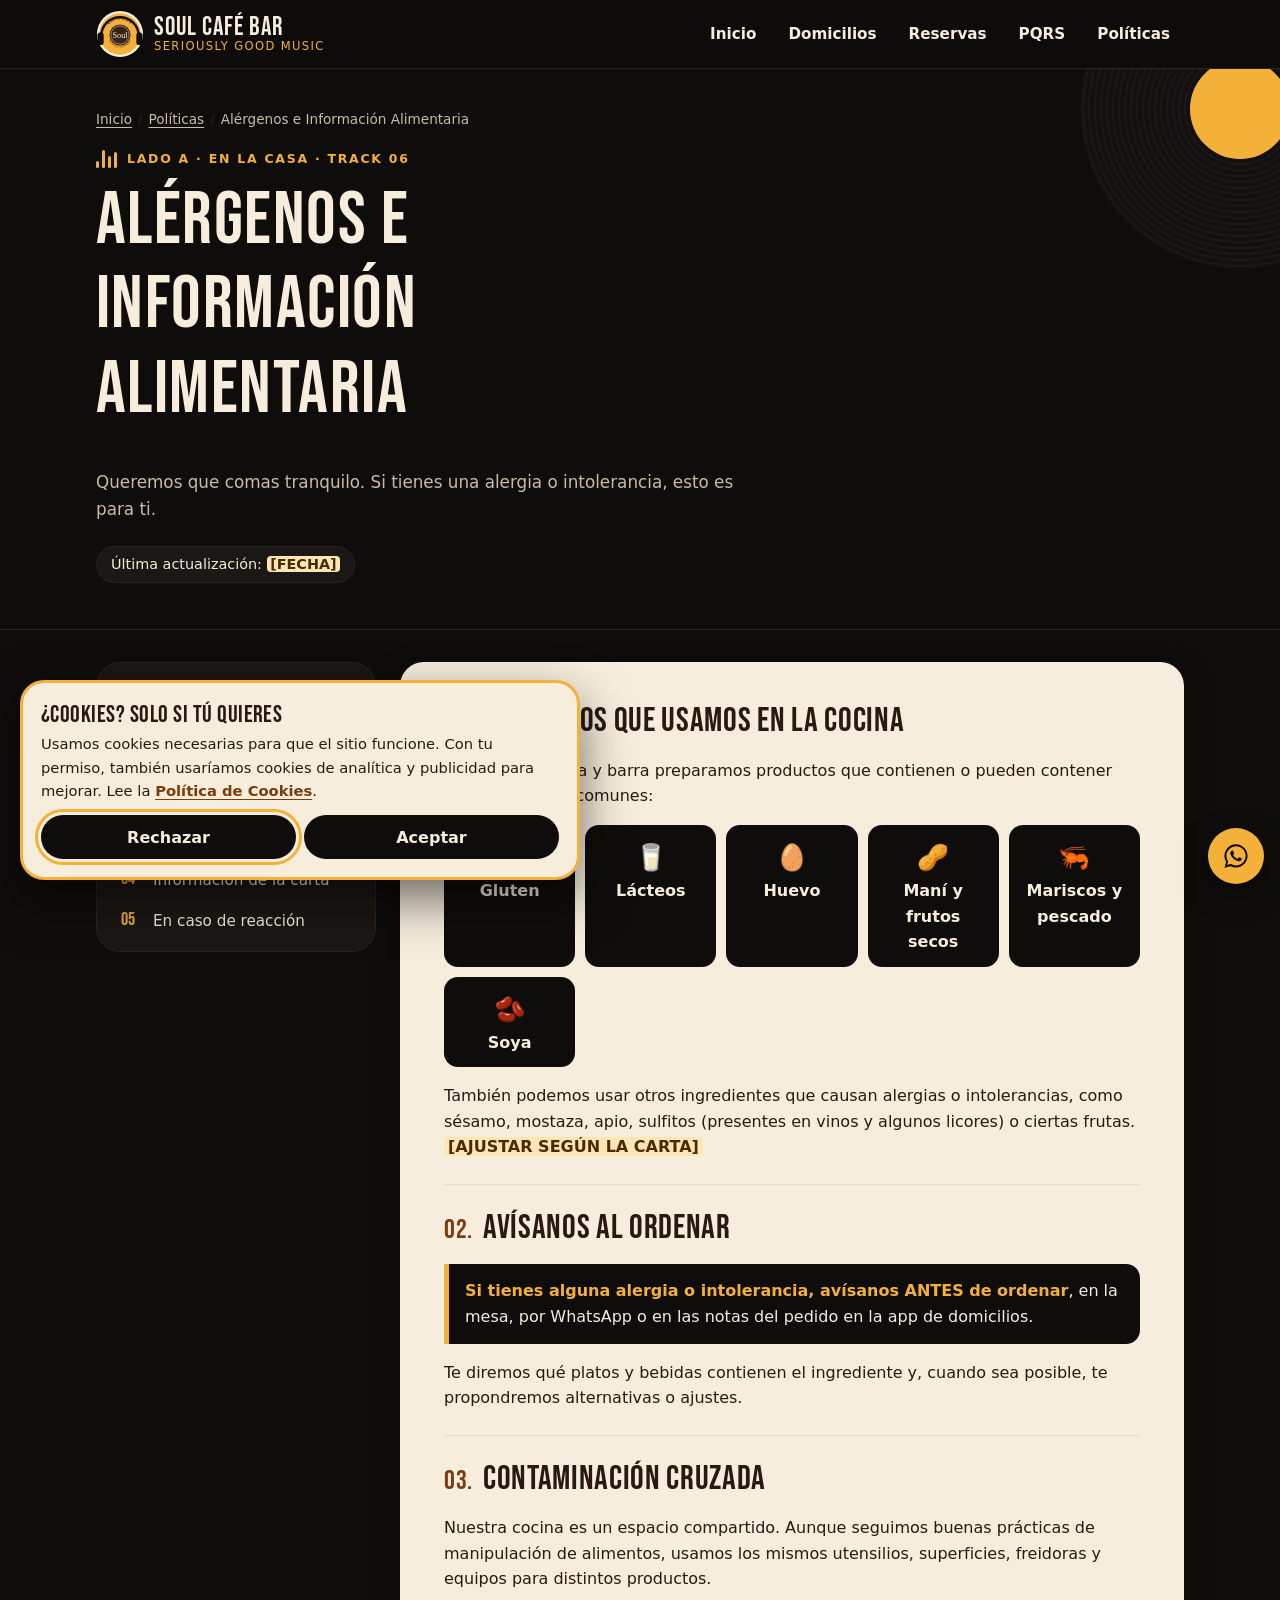
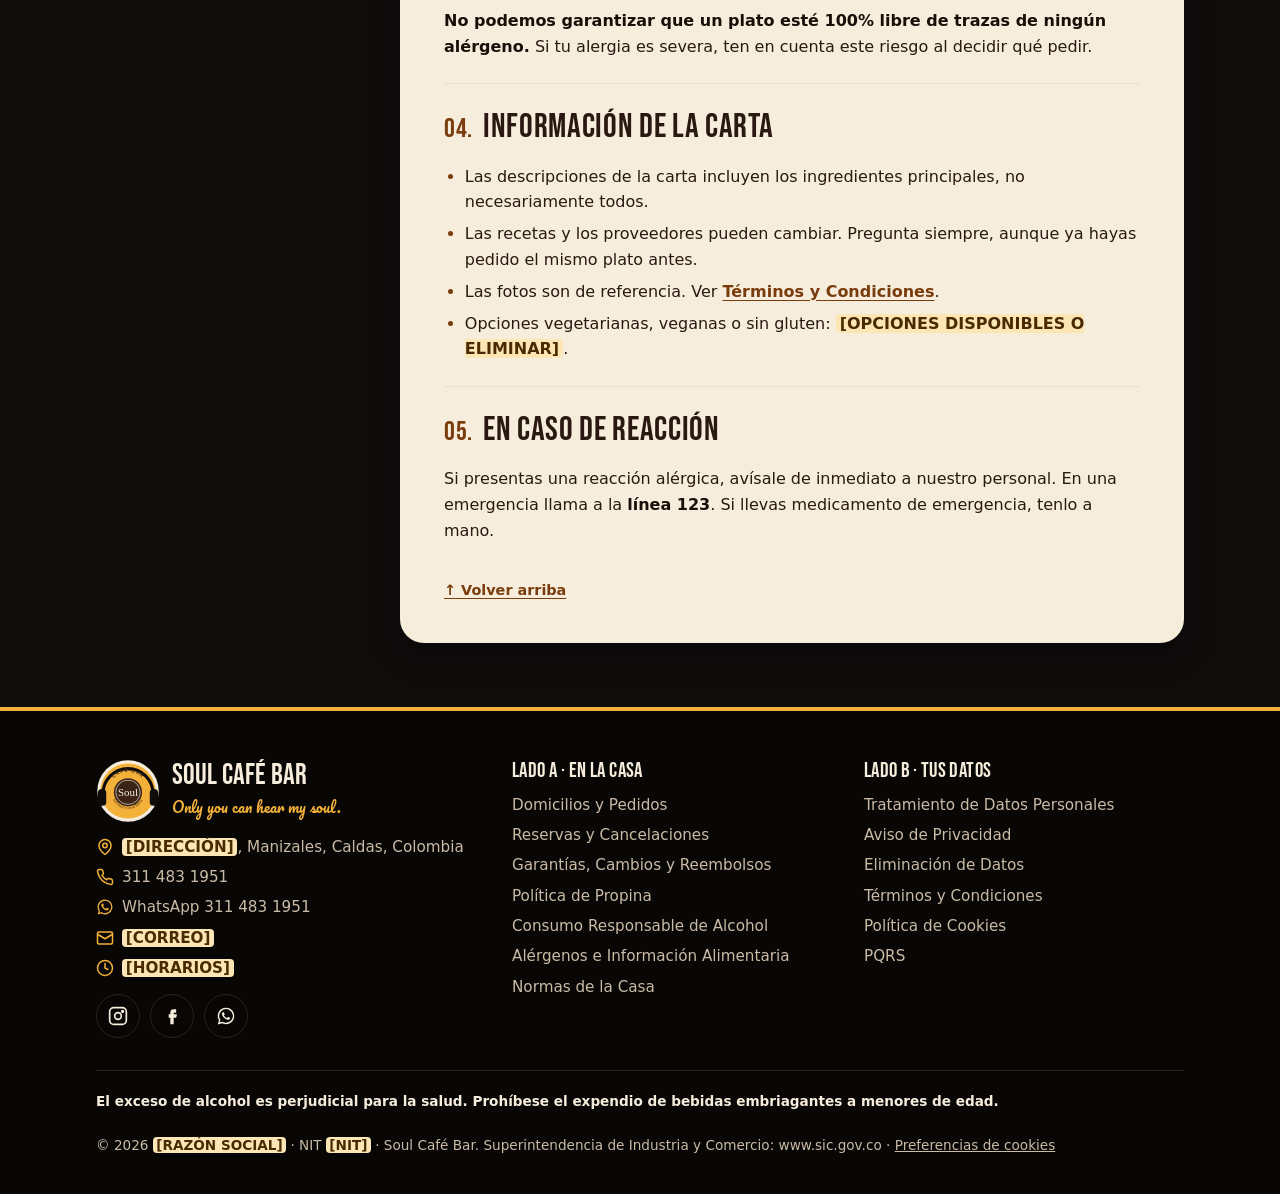
<file: soul-cafe-bar-web/alergenos.html>
<!DOCTYPE html>
<html lang="es-CO">
<head>
<meta charset="utf-8">
<meta name="viewport" content="width=device-width, initial-scale=1">
<title>Alérgenos e Información Alimentaria | Soul Café Bar Manizales</title>
<meta name="description" content="Información sobre alérgenos en Soul Café Bar: gluten, lácteos, huevo, frutos secos, mariscos y soya. Riesgo de contaminación cruzada. Avísanos al ordenar.">
<link rel="canonical" href="https://[DOMINIO]/alergenos.html">
<meta name="theme-color" content="#0f0d0c">
<meta property="og:type" content="website">
<meta property="og:locale" content="es_CO">
<meta property="og:site_name" content="Soul Café Bar">
<meta property="og:title" content="Alérgenos e Información Alimentaria | Soul Café Bar Manizales">
<meta property="og:description" content="Información sobre alérgenos en Soul Café Bar: gluten, lácteos, huevo, frutos secos, mariscos y soya. Riesgo de contaminación cruzada. Avísanos al ordenar.">
<meta property="og:url" content="https://[DOMINIO]/alergenos.html">
<meta property="og:image" content="https://[DOMINIO]/assets/og-image.png">
<meta name="twitter:card" content="summary_large_image">
<link rel="icon" href="assets/favicon.svg" type="image/svg+xml">
<link rel="icon" href="assets/favicon.ico" sizes="32x32">
<link rel="apple-touch-icon" href="assets/apple-touch-icon.png">
<link rel="preconnect" href="https://fonts.googleapis.com">
<link rel="preconnect" href="https://fonts.gstatic.com" crossorigin>
<link rel="stylesheet" href="https://fonts.googleapis.com/css2?family=Bebas+Neue&amp;family=Pacifico&amp;display=swap">
<link rel="stylesheet" href="styles.css">
</head>
<body>
<a class="saltar" href="#contenido">Saltar al contenido</a>
<header class="sitio-header">
  <div class="contenedor header-fila">
    <a class="marca" href="index.html" aria-label="Soul Café Bar, ir al inicio">
      <img src="assets/logo.svg" alt="" width="48" height="48">
      <span class="marca-texto"><span class="marca-nombre">Soul Café Bar</span><span class="marca-lema">Seriously Good Music</span></span>
    </a>
    <button class="menu-boton" type="button" aria-expanded="false" aria-controls="menu-principal"><span class="eq" aria-hidden="true"><span></span><span></span><span></span><span></span></span> Menú</button>
    <nav class="menu-principal" id="menu-principal" aria-label="Principal">
      <ul>
        <li><a href="index.html">Inicio</a></li><li><a href="domicilios.html">Domicilios</a></li><li><a href="reservas.html">Reservas</a></li><li><a href="pqrs.html">PQRS</a></li><li><a href="index.html#politicas">Políticas</a></li>
      </ul>
    </nav>
  </div>
</header>
<main id="contenido">
<div class="pol-hero">
  <div class="contenedor">
    <nav class="migas" aria-label="Ruta de navegación"><ol><li><a href="index.html">Inicio</a></li><li><a href="index.html#politicas">Políticas</a></li><li aria-current="page">Alérgenos e Información Alimentaria</li></ol></nav>
    <p class="pol-kicker"><span class="eq" aria-hidden="true"><span></span><span></span><span></span><span></span></span> Lado A · En la casa · Track 06</p>
    <h1>Alérgenos e Información Alimentaria</h1>
    <p class="pol-intro">Queremos que comas tranquilo. Si tienes una alergia o intolerancia, esto es para ti.</p>
    <p class="actualizacion">Última actualización: <span class="ph">[FECHA]</span></p>
  </div>
</div>
<div class="contenedor pol-layout">
  <nav class="indice" aria-label="Índice de esta política">
    <h2><span class="eq" aria-hidden="true"><span></span><span></span><span></span><span></span></span> Tracklist</h2>
    <ol><li><a href="#comunes">Alérgenos que usamos en la cocina</a></li><li><a href="#avisar">Avísanos al ordenar</a></li><li><a href="#cruzada">Contaminación cruzada</a></li><li><a href="#informacion">Información de la carta</a></li><li><a href="#emergencia">En caso de reacción</a></li></ol>
  </nav>
  <article class="papel">
<section id="comunes" aria-labelledby="comunes-t"><h2 id="comunes-t"><span class="n">01.</span> Alérgenos que usamos en la cocina</h2><p>En nuestra cocina y barra preparamos productos que contienen o pueden contener estos alérgenos comunes:</p>
<ul class="chips">
<li><span aria-hidden="true">🌾</span>Gluten</li>
<li><span aria-hidden="true">🥛</span>Lácteos</li>
<li><span aria-hidden="true">🥚</span>Huevo</li>
<li><span aria-hidden="true">🥜</span>Maní y frutos secos</li>
<li><span aria-hidden="true">🦐</span>Mariscos y pescado</li>
<li><span aria-hidden="true">🫘</span>Soya</li>
</ul>
<p>También podemos usar otros ingredientes que causan alergias o intolerancias, como sésamo, mostaza, apio, sulfitos (presentes en vinos y algunos licores) o ciertas frutas. <span class="ph">[AJUSTAR SEGÚN LA CARTA]</span></p></section>
<section id="avisar" aria-labelledby="avisar-t"><h2 id="avisar-t"><span class="n">02.</span> Avísanos al ordenar</h2><p class="nota nota-fuerte"><strong>Si tienes alguna alergia o intolerancia, avísanos ANTES de ordenar</strong>, en la mesa, por WhatsApp o en las notas del pedido en la app de domicilios.</p>
<p>Te diremos qué platos y bebidas contienen el ingrediente y, cuando sea posible, te propondremos alternativas o ajustes.</p></section>
<section id="cruzada" aria-labelledby="cruzada-t"><h2 id="cruzada-t"><span class="n">03.</span> Contaminación cruzada</h2><p>Nuestra cocina es un espacio compartido. Aunque seguimos buenas prácticas de manipulación de alimentos, usamos los mismos utensilios, superficies, freidoras y equipos para distintos productos.</p>
<p><strong>No podemos garantizar que un plato esté 100% libre de trazas de ningún alérgeno.</strong> Si tu alergia es severa, ten en cuenta este riesgo al decidir qué pedir.</p></section>
<section id="informacion" aria-labelledby="informacion-t"><h2 id="informacion-t"><span class="n">04.</span> Información de la carta</h2><ul>
<li>Las descripciones de la carta incluyen los ingredientes principales, no necesariamente todos.</li>
<li>Las recetas y los proveedores pueden cambiar. Pregunta siempre, aunque ya hayas pedido el mismo plato antes.</li>
<li>Las fotos son de referencia. Ver <a href="terminos.html">Términos y Condiciones</a>.</li>
<li>Opciones vegetarianas, veganas o sin gluten: <span class="ph">[OPCIONES DISPONIBLES O ELIMINAR]</span>.</li>
</ul></section>
<section id="emergencia" aria-labelledby="emergencia-t"><h2 id="emergencia-t"><span class="n">05.</span> En caso de reacción</h2><p>Si presentas una reacción alérgica, avísale de inmediato a nuestro personal. En una emergencia llama a la <strong>línea 123</strong>. Si llevas medicamento de emergencia, tenlo a mano.</p></section>

    <a class="volver-arriba" href="#contenido">↑ Volver arriba</a>
  </article>
</div>
<!-- Revisar con abogado antes de publicar -->
</main>
<footer class="sitio-footer">
  <div class="contenedor">
    <div class="footer-grid">
      <div>
        <div class="footer-marca">
          <img src="assets/logo.svg" alt="" width="64" height="64">
          <div><p>Soul Café Bar</p><small>Only you can hear my soul.</small></div>
        </div>
        <ul class="footer-contacto">
          <li><svg viewBox="0 0 24 24" aria-hidden="true" fill="none" stroke="currentColor" stroke-width="2" stroke-linecap="round" stroke-linejoin="round"><path d="M20 10c0 6-8 12-8 12S4 16 4 10a8 8 0 0 1 16 0Z"/><circle cx="12" cy="10" r="3"/></svg><span><span class="ph">[DIRECCIÓN]</span>, Manizales, Caldas, Colombia</span></li>
          <li><svg viewBox="0 0 24 24" aria-hidden="true" fill="none" stroke="currentColor" stroke-width="2" stroke-linecap="round" stroke-linejoin="round"><path d="M22 16.9v3a2 2 0 0 1-2.2 2 19.8 19.8 0 0 1-8.6-3.1 19.5 19.5 0 0 1-6-6A19.8 19.8 0 0 1 2.1 4.2 2 2 0 0 1 4.1 2h3a2 2 0 0 1 2 1.7c.1.9.4 1.8.7 2.7a2 2 0 0 1-.5 2.1L8 9.8a16 16 0 0 0 6 6l1.3-1.3a2 2 0 0 1 2.1-.4c.9.3 1.8.6 2.7.7a2 2 0 0 1 1.7 2Z"/></svg><a href="tel:+573114831951">311 483 1951</a></li>
          <li><svg viewBox="0 0 24 24" aria-hidden="true" fill="currentColor"><path d="M12.04 2a9.9 9.9 0 0 0-8.5 15l-1.4 5.1 5.3-1.4A9.9 9.9 0 1 0 12.04 2Zm0 18.1a8.2 8.2 0 0 1-4.2-1.15l-.3-.18-3.1.82.83-3.04-.2-.31a8.2 8.2 0 1 1 6.97 3.86Zm4.5-6.15c-.25-.12-1.46-.72-1.69-.8-.23-.08-.39-.12-.55.12-.17.25-.64.8-.78.97-.14.17-.29.19-.53.06a6.7 6.7 0 0 1-1.98-1.22 7.4 7.4 0 0 1-1.37-1.7c-.14-.25 0-.38.11-.5.11-.11.25-.29.37-.43.12-.15.16-.25.25-.41.08-.17.04-.31-.02-.43-.06-.12-.55-1.33-.76-1.82-.2-.48-.4-.41-.55-.42h-.47a.9.9 0 0 0-.65.3 2.7 2.7 0 0 0-.85 2.02 4.7 4.7 0 0 0 .99 2.5 10.8 10.8 0 0 0 4.14 3.66c.58.25 1.03.4 1.38.51.58.18 1.1.16 1.52.1.46-.07 1.46-.6 1.66-1.18.21-.58.21-1.07.15-1.18-.06-.1-.22-.16-.47-.29Z"/></svg><a href="https://wa.me/573114831951" target="_blank" rel="noopener">WhatsApp 311 483 1951</a></li>
          <li><svg viewBox="0 0 24 24" aria-hidden="true" fill="none" stroke="currentColor" stroke-width="2" stroke-linecap="round" stroke-linejoin="round"><rect x="2" y="4" width="20" height="16" rx="2"/><path d="m22 7-10 6L2 7"/></svg><a href="mailto:[CORREO]"><span class="ph">[CORREO]</span></a></li>
          <li><svg viewBox="0 0 24 24" aria-hidden="true" fill="none" stroke="currentColor" stroke-width="2" stroke-linecap="round" stroke-linejoin="round"><circle cx="12" cy="12" r="10"/><path d="M12 6v6l4 2"/></svg><span><span class="ph">[HORARIOS]</span></span></li>
        </ul>
        <div class="redes">
          <a href="https://www.instagram.com/soulsgm/" target="_blank" rel="noopener" aria-label="Instagram de Soul Café Bar"><svg viewBox="0 0 24 24" aria-hidden="true" fill="none" stroke="currentColor" stroke-width="2" stroke-linecap="round" stroke-linejoin="round"><rect x="2" y="2" width="20" height="20" rx="5"/><circle cx="12" cy="12" r="4"/><circle cx="17.5" cy="6.5" r="1" fill="currentColor"/></svg></a>
          <a href="[FACEBOOK]" target="_blank" rel="noopener" aria-label="Facebook de Soul Café Bar"><svg viewBox="0 0 24 24" aria-hidden="true" fill="currentColor"><path d="M14 8h3V4h-3a4 4 0 0 0-4 4v2H8v4h2v8h4v-8h3l1-4h-4V8a0 0 0 0 1 0 0Z"/></svg></a>
          <a href="https://wa.me/573114831951" target="_blank" rel="noopener" aria-label="WhatsApp de Soul Café Bar"><svg viewBox="0 0 24 24" aria-hidden="true" fill="currentColor"><path d="M12.04 2a9.9 9.9 0 0 0-8.5 15l-1.4 5.1 5.3-1.4A9.9 9.9 0 1 0 12.04 2Zm0 18.1a8.2 8.2 0 0 1-4.2-1.15l-.3-.18-3.1.82.83-3.04-.2-.31a8.2 8.2 0 1 1 6.97 3.86Zm4.5-6.15c-.25-.12-1.46-.72-1.69-.8-.23-.08-.39-.12-.55.12-.17.25-.64.8-.78.97-.14.17-.29.19-.53.06a6.7 6.7 0 0 1-1.98-1.22 7.4 7.4 0 0 1-1.37-1.7c-.14-.25 0-.38.11-.5.11-.11.25-.29.37-.43.12-.15.16-.25.25-.41.08-.17.04-.31-.02-.43-.06-.12-.55-1.33-.76-1.82-.2-.48-.4-.41-.55-.42h-.47a.9.9 0 0 0-.65.3 2.7 2.7 0 0 0-.85 2.02 4.7 4.7 0 0 0 .99 2.5 10.8 10.8 0 0 0 4.14 3.66c.58.25 1.03.4 1.38.51.58.18 1.1.16 1.52.1.46-.07 1.46-.6 1.66-1.18.21-.58.21-1.07.15-1.18-.06-.1-.22-.16-.47-.29Z"/></svg></a>
        </div>
      </div>
      <nav aria-label="Políticas de servicio">
        <h2>Lado A · En la casa</h2>
        <ul><li><a href="domicilios.html">Domicilios y Pedidos</a></li><li><a href="reservas.html">Reservas y Cancelaciones</a></li><li><a href="reembolsos.html">Garantías, Cambios y Reembolsos</a></li><li><a href="propinas.html">Política de Propina</a></li><li><a href="alcohol.html">Consumo Responsable de Alcohol</a></li><li><a href="alergenos.html">Alérgenos e Información Alimentaria</a></li><li><a href="normas.html">Normas de la Casa</a></li></ul>
      </nav>
      <nav aria-label="Políticas de datos y derechos">
        <h2>Lado B · Tus datos</h2>
        <ul><li><a href="privacidad.html">Tratamiento de Datos Personales</a></li><li><a href="aviso-privacidad.html">Aviso de Privacidad</a></li><li><a href="eliminacion-datos.html">Eliminación de Datos</a></li><li><a href="terminos.html">Términos y Condiciones</a></li><li><a href="cookies.html">Política de Cookies</a></li><li><a href="pqrs.html">PQRS</a></li></ul>
      </nav>
    </div>
    <div class="footer-legal">
      <p class="footer-alcohol">El exceso de alcohol es perjudicial para la salud. Prohíbese el expendio de bebidas embriagantes a menores de edad.</p>
      <p>© <span id="anio">2026</span> <span class="ph">[RAZÓN SOCIAL]</span> · NIT <span class="ph">[NIT]</span> · Soul Café Bar. Superintendencia de Industria y Comercio: <a href="https://www.sic.gov.co" target="_blank" rel="noopener">www.sic.gov.co</a> · <button class="boton-enlace" type="button" data-abrir-cookies>Preferencias de cookies</button></p>
    </div>
  </div>
</footer>
<a class="wa-flotante" href="https://wa.me/573114831951" target="_blank" rel="noopener" aria-label="Escríbenos por WhatsApp"><svg viewBox="0 0 24 24" aria-hidden="true" fill="currentColor"><path d="M12.04 2a9.9 9.9 0 0 0-8.5 15l-1.4 5.1 5.3-1.4A9.9 9.9 0 1 0 12.04 2Zm0 18.1a8.2 8.2 0 0 1-4.2-1.15l-.3-.18-3.1.82.83-3.04-.2-.31a8.2 8.2 0 1 1 6.97 3.86Zm4.5-6.15c-.25-.12-1.46-.72-1.69-.8-.23-.08-.39-.12-.55.12-.17.25-.64.8-.78.97-.14.17-.29.19-.53.06a6.7 6.7 0 0 1-1.98-1.22 7.4 7.4 0 0 1-1.37-1.7c-.14-.25 0-.38.11-.5.11-.11.25-.29.37-.43.12-.15.16-.25.25-.41.08-.17.04-.31-.02-.43-.06-.12-.55-1.33-.76-1.82-.2-.48-.4-.41-.55-.42h-.47a.9.9 0 0 0-.65.3 2.7 2.7 0 0 0-.85 2.02 4.7 4.7 0 0 0 .99 2.5 10.8 10.8 0 0 0 4.14 3.66c.58.25 1.03.4 1.38.51.58.18 1.1.16 1.52.1.46-.07 1.46-.6 1.66-1.18.21-.58.21-1.07.15-1.18-.06-.1-.22-.16-.47-.29Z"/></svg></a>
<div class="cookie-banner" id="cookie-banner" role="dialog" aria-labelledby="cookie-titulo" aria-describedby="cookie-texto" hidden>
  <h2 id="cookie-titulo">¿Cookies? Solo si tú quieres</h2>
  <p id="cookie-texto">Usamos cookies necesarias para que el sitio funcione. Con tu permiso, también usaríamos cookies de analítica y publicidad para mejorar. Lee la <a href="cookies.html">Política de Cookies</a>.</p>
  <div class="botones">
    <button class="boton boton-oscuro" type="button" data-cookies="rechazar">Rechazar</button>
    <button class="boton boton-oscuro" type="button" data-cookies="aceptar">Aceptar</button>
  </div>
</div>
<script src="main.js" defer></script>
</body>
</html>
</file>
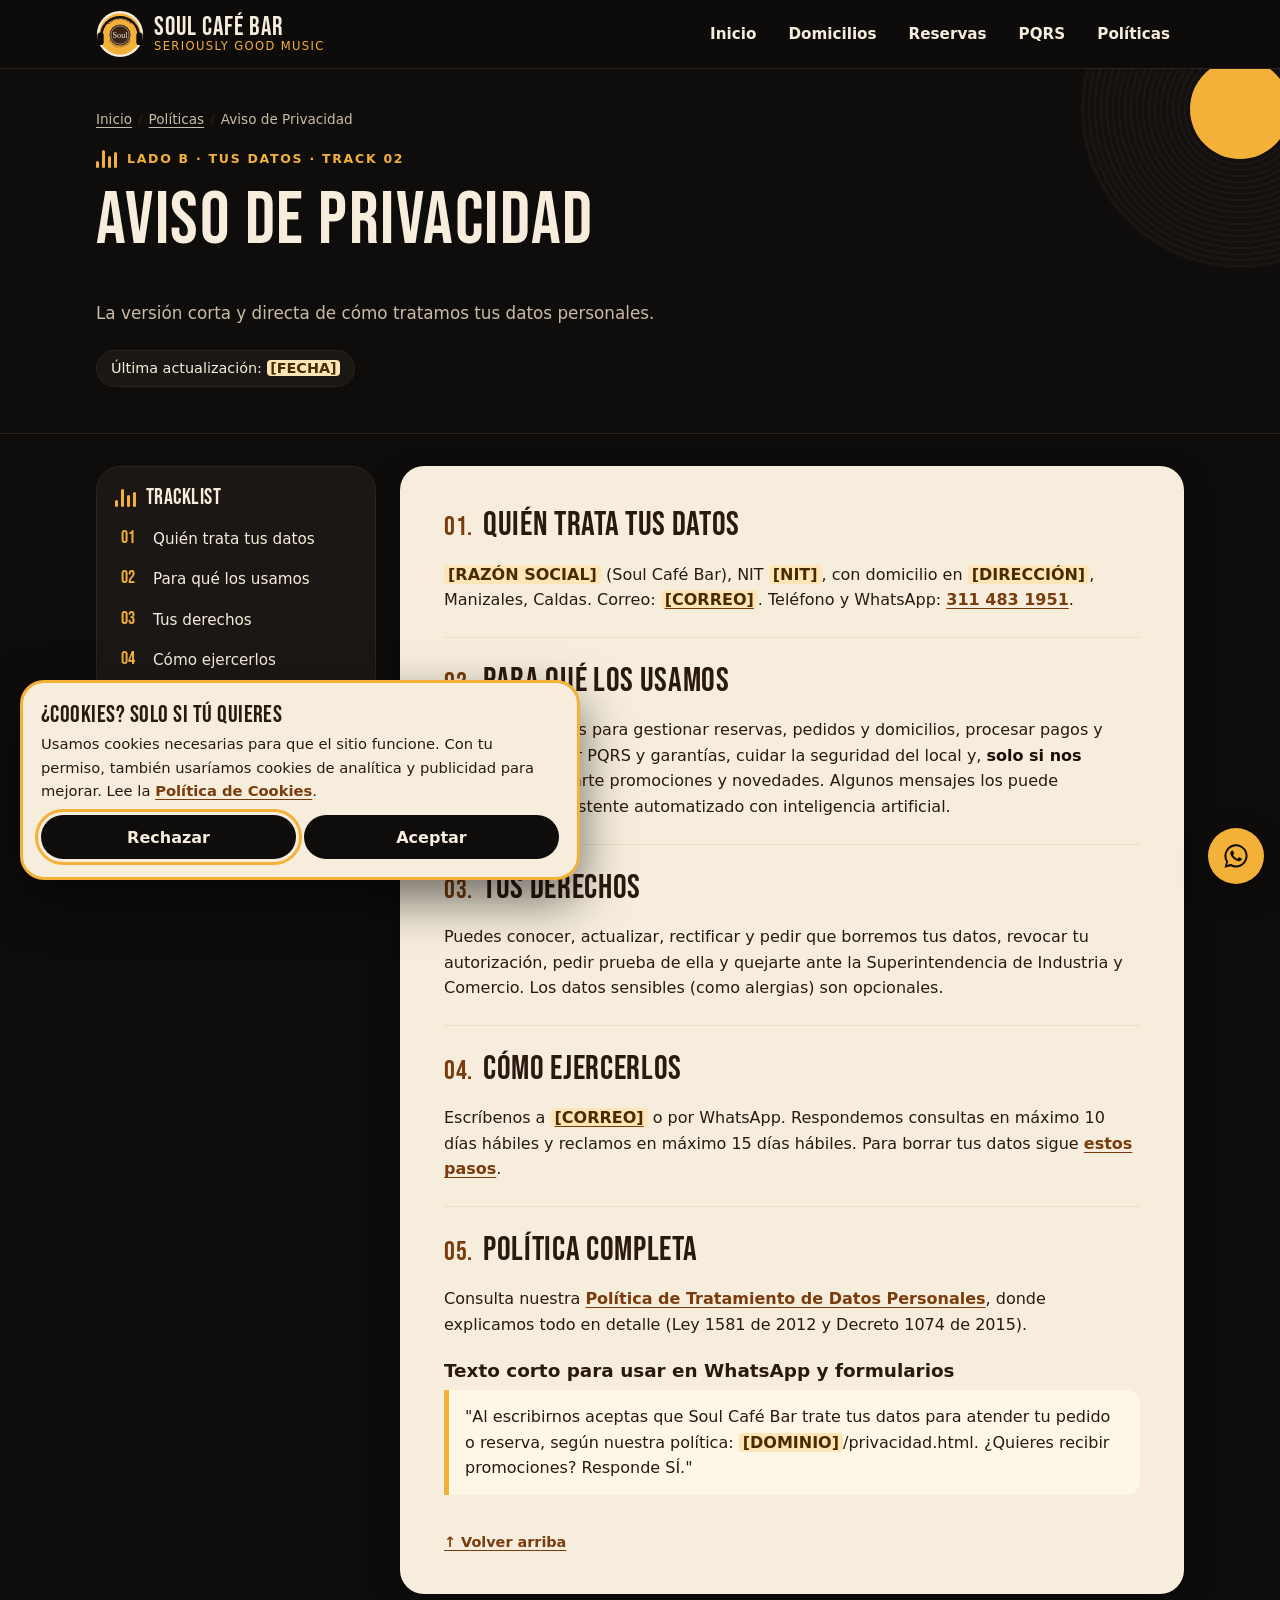
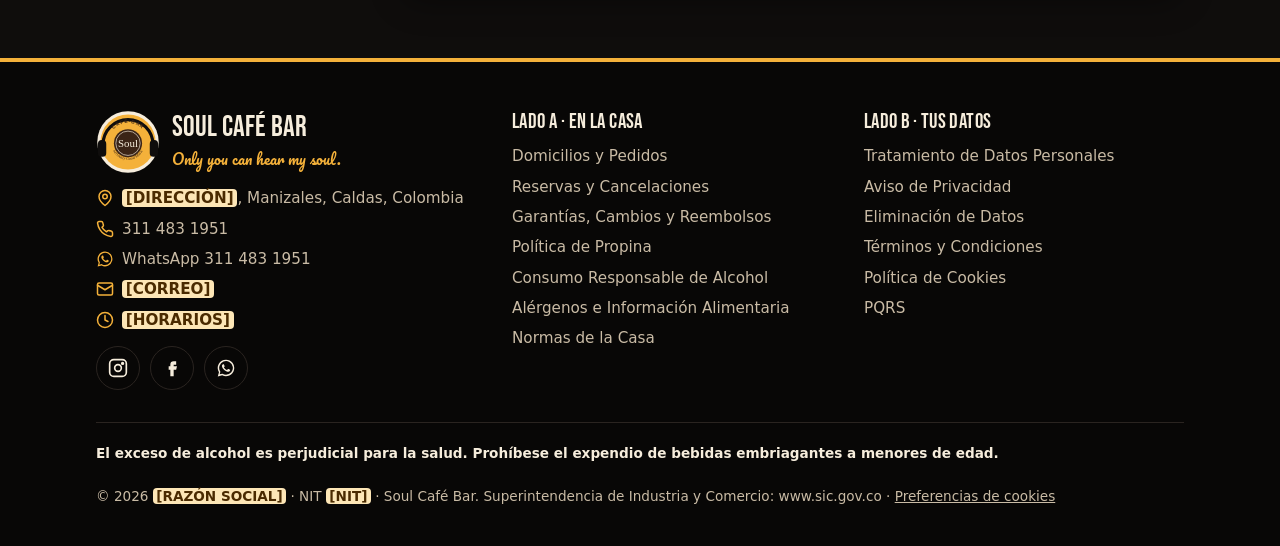
<file: soul-cafe-bar-web/aviso-privacidad.html>
<!DOCTYPE html>
<html lang="es-CO">
<head>
<meta charset="utf-8">
<meta name="viewport" content="width=device-width, initial-scale=1">
<title>Aviso de Privacidad | Soul Café Bar Manizales</title>
<meta name="description" content="Aviso de privacidad de Soul Café Bar: quién trata tus datos, para qué, tus derechos y cómo ejercerlos. Versión corta de la política de datos personales.">
<link rel="canonical" href="https://[DOMINIO]/aviso-privacidad.html">
<meta name="theme-color" content="#0f0d0c">
<meta property="og:type" content="website">
<meta property="og:locale" content="es_CO">
<meta property="og:site_name" content="Soul Café Bar">
<meta property="og:title" content="Aviso de Privacidad | Soul Café Bar Manizales">
<meta property="og:description" content="Aviso de privacidad de Soul Café Bar: quién trata tus datos, para qué, tus derechos y cómo ejercerlos. Versión corta de la política de datos personales.">
<meta property="og:url" content="https://[DOMINIO]/aviso-privacidad.html">
<meta property="og:image" content="https://[DOMINIO]/assets/og-image.png">
<meta name="twitter:card" content="summary_large_image">
<link rel="icon" href="assets/favicon.svg" type="image/svg+xml">
<link rel="icon" href="assets/favicon.ico" sizes="32x32">
<link rel="apple-touch-icon" href="assets/apple-touch-icon.png">
<link rel="preconnect" href="https://fonts.googleapis.com">
<link rel="preconnect" href="https://fonts.gstatic.com" crossorigin>
<link rel="stylesheet" href="https://fonts.googleapis.com/css2?family=Bebas+Neue&amp;family=Pacifico&amp;display=swap">
<link rel="stylesheet" href="styles.css">
</head>
<body>
<a class="saltar" href="#contenido">Saltar al contenido</a>
<header class="sitio-header">
  <div class="contenedor header-fila">
    <a class="marca" href="index.html" aria-label="Soul Café Bar, ir al inicio">
      <img src="assets/logo.svg" alt="" width="48" height="48">
      <span class="marca-texto"><span class="marca-nombre">Soul Café Bar</span><span class="marca-lema">Seriously Good Music</span></span>
    </a>
    <button class="menu-boton" type="button" aria-expanded="false" aria-controls="menu-principal"><span class="eq" aria-hidden="true"><span></span><span></span><span></span><span></span></span> Menú</button>
    <nav class="menu-principal" id="menu-principal" aria-label="Principal">
      <ul>
        <li><a href="index.html">Inicio</a></li><li><a href="domicilios.html">Domicilios</a></li><li><a href="reservas.html">Reservas</a></li><li><a href="pqrs.html">PQRS</a></li><li><a href="index.html#politicas">Políticas</a></li>
      </ul>
    </nav>
  </div>
</header>
<main id="contenido">
<div class="pol-hero">
  <div class="contenedor">
    <nav class="migas" aria-label="Ruta de navegación"><ol><li><a href="index.html">Inicio</a></li><li><a href="index.html#politicas">Políticas</a></li><li aria-current="page">Aviso de Privacidad</li></ol></nav>
    <p class="pol-kicker"><span class="eq" aria-hidden="true"><span></span><span></span><span></span><span></span></span> Lado B · Tus datos · Track 02</p>
    <h1>Aviso de Privacidad</h1>
    <p class="pol-intro">La versión corta y directa de cómo tratamos tus datos personales.</p>
    <p class="actualizacion">Última actualización: <span class="ph">[FECHA]</span></p>
  </div>
</div>
<div class="contenedor pol-layout">
  <nav class="indice" aria-label="Índice de esta política">
    <h2><span class="eq" aria-hidden="true"><span></span><span></span><span></span><span></span></span> Tracklist</h2>
    <ol><li><a href="#quien">Quién trata tus datos</a></li><li><a href="#para-que">Para qué los usamos</a></li><li><a href="#derechos">Tus derechos</a></li><li><a href="#como">Cómo ejercerlos</a></li><li><a href="#politica">Política completa</a></li></ol>
  </nav>
  <article class="papel">
<section id="quien" aria-labelledby="quien-t"><h2 id="quien-t"><span class="n">01.</span> Quién trata tus datos</h2><p><strong><span class="ph">[RAZÓN SOCIAL]</span></strong> (Soul Café Bar), NIT <span class="ph">[NIT]</span>, con domicilio en <span class="ph">[DIRECCIÓN]</span>, Manizales, Caldas. Correo: <a href="mailto:[CORREO]"><span class="ph">[CORREO]</span></a>. Teléfono y WhatsApp: <a href="tel:+573114831951">311 483 1951</a>.</p></section>
<section id="para-que" aria-labelledby="para-que-t"><h2 id="para-que-t"><span class="n">02.</span> Para qué los usamos</h2><p>Usamos tus datos para gestionar reservas, pedidos y domicilios, procesar pagos y facturas, atender PQRS y garantías, cuidar la seguridad del local y, <strong>solo si nos autorizas</strong>, enviarte promociones y novedades. Algunos mensajes los puede responder un asistente automatizado con inteligencia artificial.</p></section>
<section id="derechos" aria-labelledby="derechos-t"><h2 id="derechos-t"><span class="n">03.</span> Tus derechos</h2><p>Puedes conocer, actualizar, rectificar y pedir que borremos tus datos, revocar tu autorización, pedir prueba de ella y quejarte ante la Superintendencia de Industria y Comercio. Los datos sensibles (como alergias) son opcionales.</p></section>
<section id="como" aria-labelledby="como-t"><h2 id="como-t"><span class="n">04.</span> Cómo ejercerlos</h2><p>Escríbenos a <a href="mailto:[CORREO]"><span class="ph">[CORREO]</span></a> o por WhatsApp. Respondemos consultas en máximo 10 días hábiles y reclamos en máximo 15 días hábiles. Para borrar tus datos sigue <a href="eliminacion-datos.html">estos pasos</a>.</p></section>
<section id="politica" aria-labelledby="politica-t"><h2 id="politica-t"><span class="n">05.</span> Política completa</h2><p>Consulta nuestra <a href="privacidad.html">Política de Tratamiento de Datos Personales</a>, donde explicamos todo en detalle (Ley 1581 de 2012 y Decreto 1074 de 2015).</p>
<h3>Texto corto para usar en WhatsApp y formularios</h3>
<p class="nota">"Al escribirnos aceptas que Soul Café Bar trate tus datos para atender tu pedido o reserva, según nuestra política: <span class="ph">[DOMINIO]</span>/privacidad.html. ¿Quieres recibir promociones? Responde SÍ."</p></section>

    <a class="volver-arriba" href="#contenido">↑ Volver arriba</a>
  </article>
</div>
<!-- Revisar con abogado antes de publicar -->
</main>
<footer class="sitio-footer">
  <div class="contenedor">
    <div class="footer-grid">
      <div>
        <div class="footer-marca">
          <img src="assets/logo.svg" alt="" width="64" height="64">
          <div><p>Soul Café Bar</p><small>Only you can hear my soul.</small></div>
        </div>
        <ul class="footer-contacto">
          <li><svg viewBox="0 0 24 24" aria-hidden="true" fill="none" stroke="currentColor" stroke-width="2" stroke-linecap="round" stroke-linejoin="round"><path d="M20 10c0 6-8 12-8 12S4 16 4 10a8 8 0 0 1 16 0Z"/><circle cx="12" cy="10" r="3"/></svg><span><span class="ph">[DIRECCIÓN]</span>, Manizales, Caldas, Colombia</span></li>
          <li><svg viewBox="0 0 24 24" aria-hidden="true" fill="none" stroke="currentColor" stroke-width="2" stroke-linecap="round" stroke-linejoin="round"><path d="M22 16.9v3a2 2 0 0 1-2.2 2 19.8 19.8 0 0 1-8.6-3.1 19.5 19.5 0 0 1-6-6A19.8 19.8 0 0 1 2.1 4.2 2 2 0 0 1 4.1 2h3a2 2 0 0 1 2 1.7c.1.9.4 1.8.7 2.7a2 2 0 0 1-.5 2.1L8 9.8a16 16 0 0 0 6 6l1.3-1.3a2 2 0 0 1 2.1-.4c.9.3 1.8.6 2.7.7a2 2 0 0 1 1.7 2Z"/></svg><a href="tel:+573114831951">311 483 1951</a></li>
          <li><svg viewBox="0 0 24 24" aria-hidden="true" fill="currentColor"><path d="M12.04 2a9.9 9.9 0 0 0-8.5 15l-1.4 5.1 5.3-1.4A9.9 9.9 0 1 0 12.04 2Zm0 18.1a8.2 8.2 0 0 1-4.2-1.15l-.3-.18-3.1.82.83-3.04-.2-.31a8.2 8.2 0 1 1 6.97 3.86Zm4.5-6.15c-.25-.12-1.46-.72-1.69-.8-.23-.08-.39-.12-.55.12-.17.25-.64.8-.78.97-.14.17-.29.19-.53.06a6.7 6.7 0 0 1-1.98-1.22 7.4 7.4 0 0 1-1.37-1.7c-.14-.25 0-.38.11-.5.11-.11.25-.29.37-.43.12-.15.16-.25.25-.41.08-.17.04-.31-.02-.43-.06-.12-.55-1.33-.76-1.82-.2-.48-.4-.41-.55-.42h-.47a.9.9 0 0 0-.65.3 2.7 2.7 0 0 0-.85 2.02 4.7 4.7 0 0 0 .99 2.5 10.8 10.8 0 0 0 4.14 3.66c.58.25 1.03.4 1.38.51.58.18 1.1.16 1.52.1.46-.07 1.46-.6 1.66-1.18.21-.58.21-1.07.15-1.18-.06-.1-.22-.16-.47-.29Z"/></svg><a href="https://wa.me/573114831951" target="_blank" rel="noopener">WhatsApp 311 483 1951</a></li>
          <li><svg viewBox="0 0 24 24" aria-hidden="true" fill="none" stroke="currentColor" stroke-width="2" stroke-linecap="round" stroke-linejoin="round"><rect x="2" y="4" width="20" height="16" rx="2"/><path d="m22 7-10 6L2 7"/></svg><a href="mailto:[CORREO]"><span class="ph">[CORREO]</span></a></li>
          <li><svg viewBox="0 0 24 24" aria-hidden="true" fill="none" stroke="currentColor" stroke-width="2" stroke-linecap="round" stroke-linejoin="round"><circle cx="12" cy="12" r="10"/><path d="M12 6v6l4 2"/></svg><span><span class="ph">[HORARIOS]</span></span></li>
        </ul>
        <div class="redes">
          <a href="https://www.instagram.com/soulsgm/" target="_blank" rel="noopener" aria-label="Instagram de Soul Café Bar"><svg viewBox="0 0 24 24" aria-hidden="true" fill="none" stroke="currentColor" stroke-width="2" stroke-linecap="round" stroke-linejoin="round"><rect x="2" y="2" width="20" height="20" rx="5"/><circle cx="12" cy="12" r="4"/><circle cx="17.5" cy="6.5" r="1" fill="currentColor"/></svg></a>
          <a href="[FACEBOOK]" target="_blank" rel="noopener" aria-label="Facebook de Soul Café Bar"><svg viewBox="0 0 24 24" aria-hidden="true" fill="currentColor"><path d="M14 8h3V4h-3a4 4 0 0 0-4 4v2H8v4h2v8h4v-8h3l1-4h-4V8a0 0 0 0 1 0 0Z"/></svg></a>
          <a href="https://wa.me/573114831951" target="_blank" rel="noopener" aria-label="WhatsApp de Soul Café Bar"><svg viewBox="0 0 24 24" aria-hidden="true" fill="currentColor"><path d="M12.04 2a9.9 9.9 0 0 0-8.5 15l-1.4 5.1 5.3-1.4A9.9 9.9 0 1 0 12.04 2Zm0 18.1a8.2 8.2 0 0 1-4.2-1.15l-.3-.18-3.1.82.83-3.04-.2-.31a8.2 8.2 0 1 1 6.97 3.86Zm4.5-6.15c-.25-.12-1.46-.72-1.69-.8-.23-.08-.39-.12-.55.12-.17.25-.64.8-.78.97-.14.17-.29.19-.53.06a6.7 6.7 0 0 1-1.98-1.22 7.4 7.4 0 0 1-1.37-1.7c-.14-.25 0-.38.11-.5.11-.11.25-.29.37-.43.12-.15.16-.25.25-.41.08-.17.04-.31-.02-.43-.06-.12-.55-1.33-.76-1.82-.2-.48-.4-.41-.55-.42h-.47a.9.9 0 0 0-.65.3 2.7 2.7 0 0 0-.85 2.02 4.7 4.7 0 0 0 .99 2.5 10.8 10.8 0 0 0 4.14 3.66c.58.25 1.03.4 1.38.51.58.18 1.1.16 1.52.1.46-.07 1.46-.6 1.66-1.18.21-.58.21-1.07.15-1.18-.06-.1-.22-.16-.47-.29Z"/></svg></a>
        </div>
      </div>
      <nav aria-label="Políticas de servicio">
        <h2>Lado A · En la casa</h2>
        <ul><li><a href="domicilios.html">Domicilios y Pedidos</a></li><li><a href="reservas.html">Reservas y Cancelaciones</a></li><li><a href="reembolsos.html">Garantías, Cambios y Reembolsos</a></li><li><a href="propinas.html">Política de Propina</a></li><li><a href="alcohol.html">Consumo Responsable de Alcohol</a></li><li><a href="alergenos.html">Alérgenos e Información Alimentaria</a></li><li><a href="normas.html">Normas de la Casa</a></li></ul>
      </nav>
      <nav aria-label="Políticas de datos y derechos">
        <h2>Lado B · Tus datos</h2>
        <ul><li><a href="privacidad.html">Tratamiento de Datos Personales</a></li><li><a href="aviso-privacidad.html">Aviso de Privacidad</a></li><li><a href="eliminacion-datos.html">Eliminación de Datos</a></li><li><a href="terminos.html">Términos y Condiciones</a></li><li><a href="cookies.html">Política de Cookies</a></li><li><a href="pqrs.html">PQRS</a></li></ul>
      </nav>
    </div>
    <div class="footer-legal">
      <p class="footer-alcohol">El exceso de alcohol es perjudicial para la salud. Prohíbese el expendio de bebidas embriagantes a menores de edad.</p>
      <p>© <span id="anio">2026</span> <span class="ph">[RAZÓN SOCIAL]</span> · NIT <span class="ph">[NIT]</span> · Soul Café Bar. Superintendencia de Industria y Comercio: <a href="https://www.sic.gov.co" target="_blank" rel="noopener">www.sic.gov.co</a> · <button class="boton-enlace" type="button" data-abrir-cookies>Preferencias de cookies</button></p>
    </div>
  </div>
</footer>
<a class="wa-flotante" href="https://wa.me/573114831951" target="_blank" rel="noopener" aria-label="Escríbenos por WhatsApp"><svg viewBox="0 0 24 24" aria-hidden="true" fill="currentColor"><path d="M12.04 2a9.9 9.9 0 0 0-8.5 15l-1.4 5.1 5.3-1.4A9.9 9.9 0 1 0 12.04 2Zm0 18.1a8.2 8.2 0 0 1-4.2-1.15l-.3-.18-3.1.82.83-3.04-.2-.31a8.2 8.2 0 1 1 6.97 3.86Zm4.5-6.15c-.25-.12-1.46-.72-1.69-.8-.23-.08-.39-.12-.55.12-.17.25-.64.8-.78.97-.14.17-.29.19-.53.06a6.7 6.7 0 0 1-1.98-1.22 7.4 7.4 0 0 1-1.37-1.7c-.14-.25 0-.38.11-.5.11-.11.25-.29.37-.43.12-.15.16-.25.25-.41.08-.17.04-.31-.02-.43-.06-.12-.55-1.33-.76-1.82-.2-.48-.4-.41-.55-.42h-.47a.9.9 0 0 0-.65.3 2.7 2.7 0 0 0-.85 2.02 4.7 4.7 0 0 0 .99 2.5 10.8 10.8 0 0 0 4.14 3.66c.58.25 1.03.4 1.38.51.58.18 1.1.16 1.52.1.46-.07 1.46-.6 1.66-1.18.21-.58.21-1.07.15-1.18-.06-.1-.22-.16-.47-.29Z"/></svg></a>
<div class="cookie-banner" id="cookie-banner" role="dialog" aria-labelledby="cookie-titulo" aria-describedby="cookie-texto" hidden>
  <h2 id="cookie-titulo">¿Cookies? Solo si tú quieres</h2>
  <p id="cookie-texto">Usamos cookies necesarias para que el sitio funcione. Con tu permiso, también usaríamos cookies de analítica y publicidad para mejorar. Lee la <a href="cookies.html">Política de Cookies</a>.</p>
  <div class="botones">
    <button class="boton boton-oscuro" type="button" data-cookies="rechazar">Rechazar</button>
    <button class="boton boton-oscuro" type="button" data-cookies="aceptar">Aceptar</button>
  </div>
</div>
<script src="main.js" defer></script>
</body>
</html>
</file>
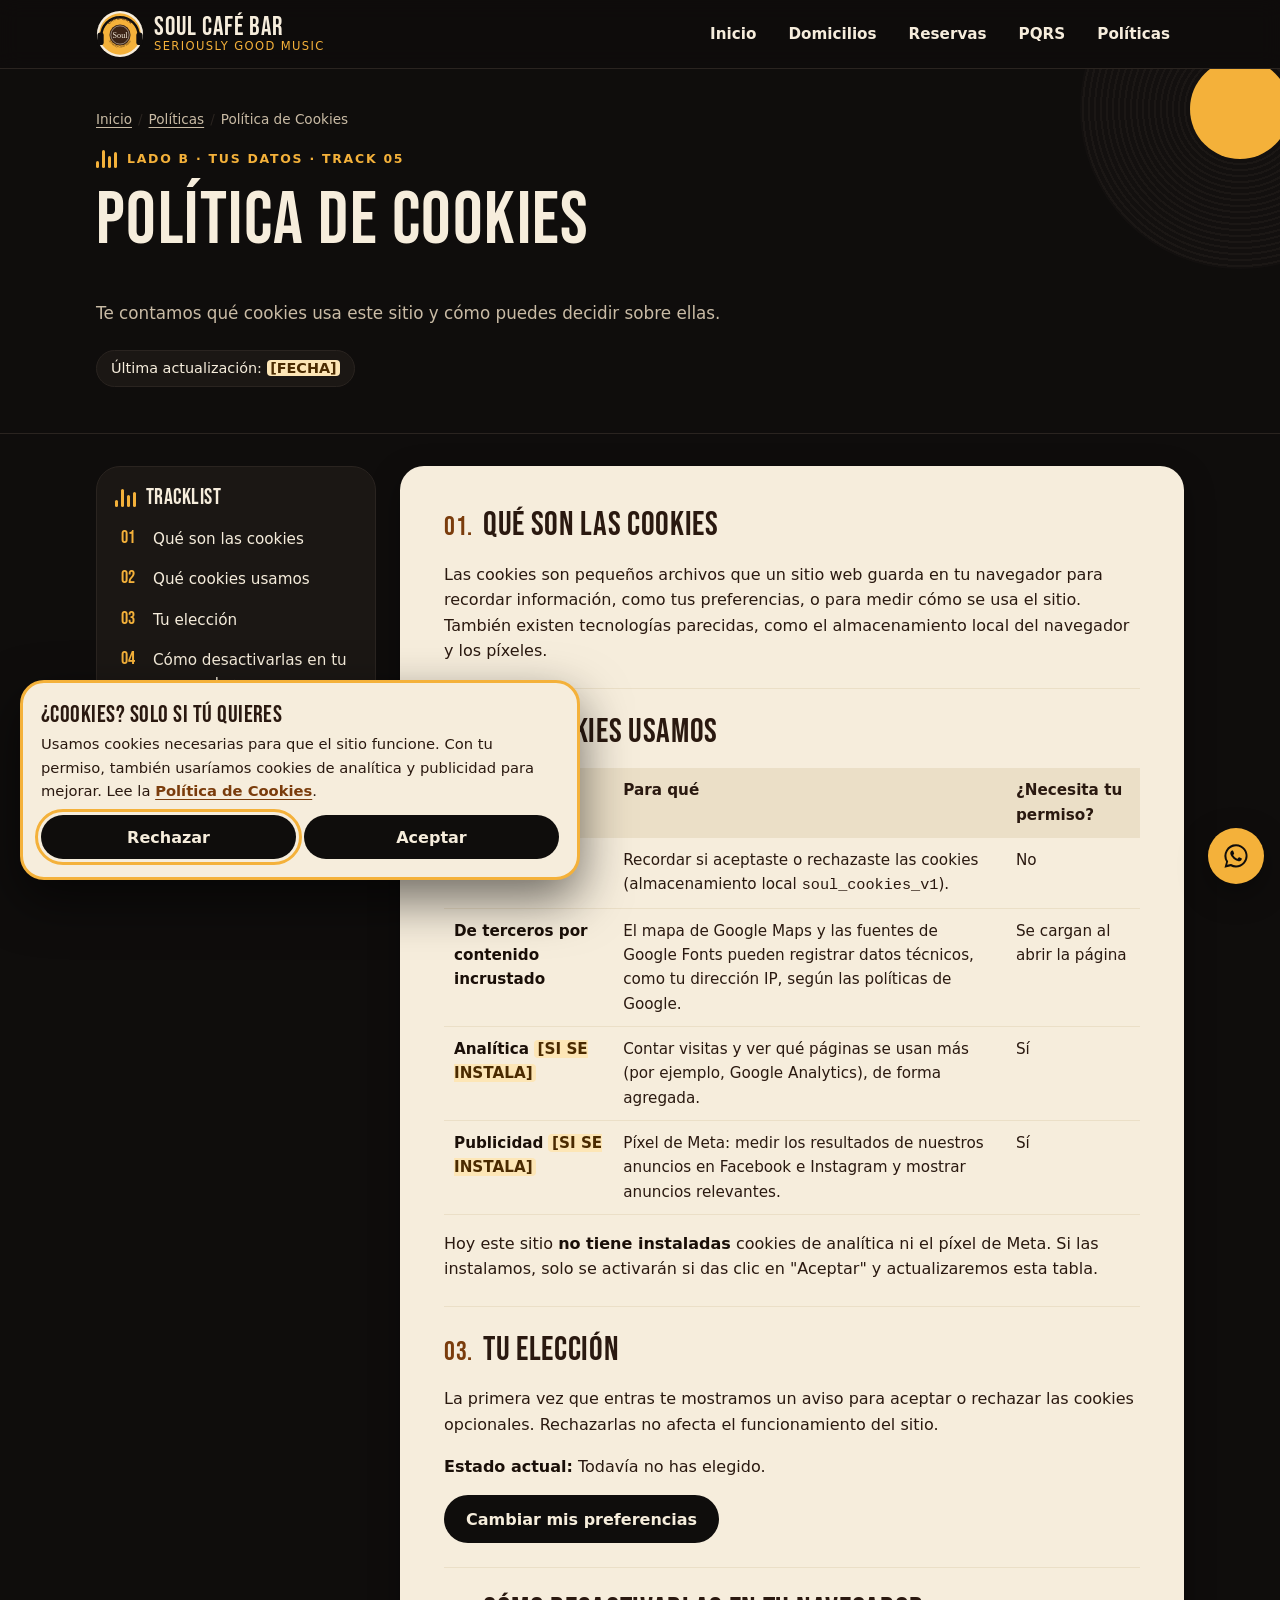
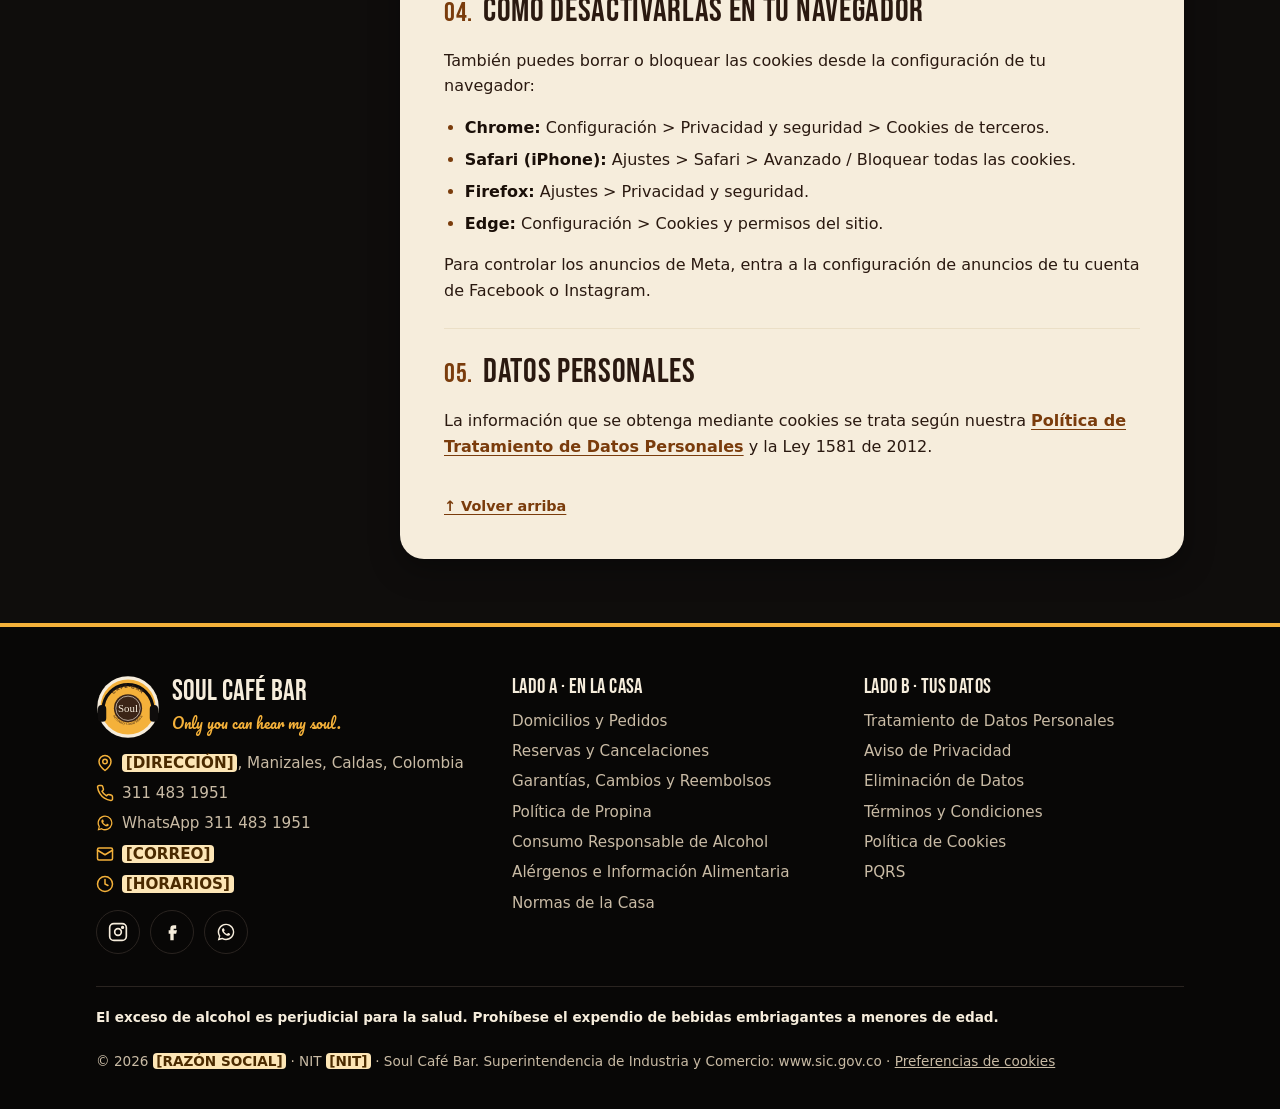
<file: soul-cafe-bar-web/cookies.html>
<!DOCTYPE html>
<html lang="es-CO">
<head>
<meta charset="utf-8">
<meta name="viewport" content="width=device-width, initial-scale=1">
<title>Política de Cookies | Soul Café Bar Manizales</title>
<meta name="description" content="Política de cookies de Soul Café Bar: qué cookies usamos (necesarias, analítica y píxel de Meta si se instalan) y cómo aceptarlas, rechazarlas o desactivarlas.">
<link rel="canonical" href="https://[DOMINIO]/cookies.html">
<meta name="theme-color" content="#0f0d0c">
<meta property="og:type" content="website">
<meta property="og:locale" content="es_CO">
<meta property="og:site_name" content="Soul Café Bar">
<meta property="og:title" content="Política de Cookies | Soul Café Bar Manizales">
<meta property="og:description" content="Política de cookies de Soul Café Bar: qué cookies usamos (necesarias, analítica y píxel de Meta si se instalan) y cómo aceptarlas, rechazarlas o desactivarlas.">
<meta property="og:url" content="https://[DOMINIO]/cookies.html">
<meta property="og:image" content="https://[DOMINIO]/assets/og-image.png">
<meta name="twitter:card" content="summary_large_image">
<link rel="icon" href="assets/favicon.svg" type="image/svg+xml">
<link rel="icon" href="assets/favicon.ico" sizes="32x32">
<link rel="apple-touch-icon" href="assets/apple-touch-icon.png">
<link rel="preconnect" href="https://fonts.googleapis.com">
<link rel="preconnect" href="https://fonts.gstatic.com" crossorigin>
<link rel="stylesheet" href="https://fonts.googleapis.com/css2?family=Bebas+Neue&amp;family=Pacifico&amp;display=swap">
<link rel="stylesheet" href="styles.css">
</head>
<body>
<a class="saltar" href="#contenido">Saltar al contenido</a>
<header class="sitio-header">
  <div class="contenedor header-fila">
    <a class="marca" href="index.html" aria-label="Soul Café Bar, ir al inicio">
      <img src="assets/logo.svg" alt="" width="48" height="48">
      <span class="marca-texto"><span class="marca-nombre">Soul Café Bar</span><span class="marca-lema">Seriously Good Music</span></span>
    </a>
    <button class="menu-boton" type="button" aria-expanded="false" aria-controls="menu-principal"><span class="eq" aria-hidden="true"><span></span><span></span><span></span><span></span></span> Menú</button>
    <nav class="menu-principal" id="menu-principal" aria-label="Principal">
      <ul>
        <li><a href="index.html">Inicio</a></li><li><a href="domicilios.html">Domicilios</a></li><li><a href="reservas.html">Reservas</a></li><li><a href="pqrs.html">PQRS</a></li><li><a href="index.html#politicas">Políticas</a></li>
      </ul>
    </nav>
  </div>
</header>
<main id="contenido">
<div class="pol-hero">
  <div class="contenedor">
    <nav class="migas" aria-label="Ruta de navegación"><ol><li><a href="index.html">Inicio</a></li><li><a href="index.html#politicas">Políticas</a></li><li aria-current="page">Política de Cookies</li></ol></nav>
    <p class="pol-kicker"><span class="eq" aria-hidden="true"><span></span><span></span><span></span><span></span></span> Lado B · Tus datos · Track 05</p>
    <h1>Política de Cookies</h1>
    <p class="pol-intro">Te contamos qué cookies usa este sitio y cómo puedes decidir sobre ellas.</p>
    <p class="actualizacion">Última actualización: <span class="ph">[FECHA]</span></p>
  </div>
</div>
<div class="contenedor pol-layout">
  <nav class="indice" aria-label="Índice de esta política">
    <h2><span class="eq" aria-hidden="true"><span></span><span></span><span></span><span></span></span> Tracklist</h2>
    <ol><li><a href="#que-son">Qué son las cookies</a></li><li><a href="#cuales">Qué cookies usamos</a></li><li><a href="#eleccion">Tu elección</a></li><li><a href="#desactivar">Cómo desactivarlas en tu navegador</a></li><li><a href="#datos">Datos personales</a></li></ol>
  </nav>
  <article class="papel">
<section id="que-son" aria-labelledby="que-son-t"><h2 id="que-son-t"><span class="n">01.</span> Qué son las cookies</h2><p>Las cookies son pequeños archivos que un sitio web guarda en tu navegador para recordar información, como tus preferencias, o para medir cómo se usa el sitio. También existen tecnologías parecidas, como el almacenamiento local del navegador y los píxeles.</p></section>
<section id="cuales" aria-labelledby="cuales-t"><h2 id="cuales-t"><span class="n">02.</span> Qué cookies usamos</h2><div class="tabla-wrap"><table>
<thead><tr><th scope="col">Tipo</th><th scope="col">Para qué</th><th scope="col">¿Necesita tu permiso?</th></tr></thead>
<tbody>
<tr><td><strong>Necesarias</strong></td><td>Recordar si aceptaste o rechazaste las cookies (almacenamiento local <code>soul_cookies_v1</code>).</td><td>No</td></tr>
<tr><td><strong>De terceros por contenido incrustado</strong></td><td>El mapa de Google Maps y las fuentes de Google Fonts pueden registrar datos técnicos, como tu dirección IP, según las políticas de Google.</td><td>Se cargan al abrir la página</td></tr>
<tr><td><strong>Analítica</strong> <span class="ph">[SI SE INSTALA]</span></td><td>Contar visitas y ver qué páginas se usan más (por ejemplo, Google Analytics), de forma agregada.</td><td>Sí</td></tr>
<tr><td><strong>Publicidad</strong> <span class="ph">[SI SE INSTALA]</span></td><td>Píxel de Meta: medir los resultados de nuestros anuncios en Facebook e Instagram y mostrar anuncios relevantes.</td><td>Sí</td></tr>
</tbody></table></div>
<p>Hoy este sitio <strong>no tiene instaladas</strong> cookies de analítica ni el píxel de Meta. Si las instalamos, solo se activarán si das clic en "Aceptar" y actualizaremos esta tabla.</p></section>
<section id="eleccion" aria-labelledby="eleccion-t"><h2 id="eleccion-t"><span class="n">03.</span> Tu elección</h2><p>La primera vez que entras te mostramos un aviso para aceptar o rechazar las cookies opcionales. Rechazarlas no afecta el funcionamiento del sitio.</p>
<p><strong>Estado actual:</strong> <span id="estado-cookies" aria-live="polite">Cargando…</span></p>
<p><button class="boton boton-oscuro" type="button" data-abrir-cookies>Cambiar mis preferencias</button></p></section>
<section id="desactivar" aria-labelledby="desactivar-t"><h2 id="desactivar-t"><span class="n">04.</span> Cómo desactivarlas en tu navegador</h2><p>También puedes borrar o bloquear las cookies desde la configuración de tu navegador:</p>
<ul>
<li><strong>Chrome:</strong> Configuración &gt; Privacidad y seguridad &gt; Cookies de terceros.</li>
<li><strong>Safari (iPhone):</strong> Ajustes &gt; Safari &gt; Avanzado / Bloquear todas las cookies.</li>
<li><strong>Firefox:</strong> Ajustes &gt; Privacidad y seguridad.</li>
<li><strong>Edge:</strong> Configuración &gt; Cookies y permisos del sitio.</li>
</ul>
<p>Para controlar los anuncios de Meta, entra a la configuración de anuncios de tu cuenta de Facebook o Instagram.</p></section>
<section id="datos" aria-labelledby="datos-t"><h2 id="datos-t"><span class="n">05.</span> Datos personales</h2><p>La información que se obtenga mediante cookies se trata según nuestra <a href="privacidad.html">Política de Tratamiento de Datos Personales</a> y la Ley 1581 de 2012.</p></section>

    <a class="volver-arriba" href="#contenido">↑ Volver arriba</a>
  </article>
</div>
<!-- Revisar con abogado antes de publicar -->
</main>
<footer class="sitio-footer">
  <div class="contenedor">
    <div class="footer-grid">
      <div>
        <div class="footer-marca">
          <img src="assets/logo.svg" alt="" width="64" height="64">
          <div><p>Soul Café Bar</p><small>Only you can hear my soul.</small></div>
        </div>
        <ul class="footer-contacto">
          <li><svg viewBox="0 0 24 24" aria-hidden="true" fill="none" stroke="currentColor" stroke-width="2" stroke-linecap="round" stroke-linejoin="round"><path d="M20 10c0 6-8 12-8 12S4 16 4 10a8 8 0 0 1 16 0Z"/><circle cx="12" cy="10" r="3"/></svg><span><span class="ph">[DIRECCIÓN]</span>, Manizales, Caldas, Colombia</span></li>
          <li><svg viewBox="0 0 24 24" aria-hidden="true" fill="none" stroke="currentColor" stroke-width="2" stroke-linecap="round" stroke-linejoin="round"><path d="M22 16.9v3a2 2 0 0 1-2.2 2 19.8 19.8 0 0 1-8.6-3.1 19.5 19.5 0 0 1-6-6A19.8 19.8 0 0 1 2.1 4.2 2 2 0 0 1 4.1 2h3a2 2 0 0 1 2 1.7c.1.9.4 1.8.7 2.7a2 2 0 0 1-.5 2.1L8 9.8a16 16 0 0 0 6 6l1.3-1.3a2 2 0 0 1 2.1-.4c.9.3 1.8.6 2.7.7a2 2 0 0 1 1.7 2Z"/></svg><a href="tel:+573114831951">311 483 1951</a></li>
          <li><svg viewBox="0 0 24 24" aria-hidden="true" fill="currentColor"><path d="M12.04 2a9.9 9.9 0 0 0-8.5 15l-1.4 5.1 5.3-1.4A9.9 9.9 0 1 0 12.04 2Zm0 18.1a8.2 8.2 0 0 1-4.2-1.15l-.3-.18-3.1.82.83-3.04-.2-.31a8.2 8.2 0 1 1 6.97 3.86Zm4.5-6.15c-.25-.12-1.46-.72-1.69-.8-.23-.08-.39-.12-.55.12-.17.25-.64.8-.78.97-.14.17-.29.19-.53.06a6.7 6.7 0 0 1-1.98-1.22 7.4 7.4 0 0 1-1.37-1.7c-.14-.25 0-.38.11-.5.11-.11.25-.29.37-.43.12-.15.16-.25.25-.41.08-.17.04-.31-.02-.43-.06-.12-.55-1.33-.76-1.82-.2-.48-.4-.41-.55-.42h-.47a.9.9 0 0 0-.65.3 2.7 2.7 0 0 0-.85 2.02 4.7 4.7 0 0 0 .99 2.5 10.8 10.8 0 0 0 4.14 3.66c.58.25 1.03.4 1.38.51.58.18 1.1.16 1.52.1.46-.07 1.46-.6 1.66-1.18.21-.58.21-1.07.15-1.18-.06-.1-.22-.16-.47-.29Z"/></svg><a href="https://wa.me/573114831951" target="_blank" rel="noopener">WhatsApp 311 483 1951</a></li>
          <li><svg viewBox="0 0 24 24" aria-hidden="true" fill="none" stroke="currentColor" stroke-width="2" stroke-linecap="round" stroke-linejoin="round"><rect x="2" y="4" width="20" height="16" rx="2"/><path d="m22 7-10 6L2 7"/></svg><a href="mailto:[CORREO]"><span class="ph">[CORREO]</span></a></li>
          <li><svg viewBox="0 0 24 24" aria-hidden="true" fill="none" stroke="currentColor" stroke-width="2" stroke-linecap="round" stroke-linejoin="round"><circle cx="12" cy="12" r="10"/><path d="M12 6v6l4 2"/></svg><span><span class="ph">[HORARIOS]</span></span></li>
        </ul>
        <div class="redes">
          <a href="https://www.instagram.com/soulsgm/" target="_blank" rel="noopener" aria-label="Instagram de Soul Café Bar"><svg viewBox="0 0 24 24" aria-hidden="true" fill="none" stroke="currentColor" stroke-width="2" stroke-linecap="round" stroke-linejoin="round"><rect x="2" y="2" width="20" height="20" rx="5"/><circle cx="12" cy="12" r="4"/><circle cx="17.5" cy="6.5" r="1" fill="currentColor"/></svg></a>
          <a href="[FACEBOOK]" target="_blank" rel="noopener" aria-label="Facebook de Soul Café Bar"><svg viewBox="0 0 24 24" aria-hidden="true" fill="currentColor"><path d="M14 8h3V4h-3a4 4 0 0 0-4 4v2H8v4h2v8h4v-8h3l1-4h-4V8a0 0 0 0 1 0 0Z"/></svg></a>
          <a href="https://wa.me/573114831951" target="_blank" rel="noopener" aria-label="WhatsApp de Soul Café Bar"><svg viewBox="0 0 24 24" aria-hidden="true" fill="currentColor"><path d="M12.04 2a9.9 9.9 0 0 0-8.5 15l-1.4 5.1 5.3-1.4A9.9 9.9 0 1 0 12.04 2Zm0 18.1a8.2 8.2 0 0 1-4.2-1.15l-.3-.18-3.1.82.83-3.04-.2-.31a8.2 8.2 0 1 1 6.97 3.86Zm4.5-6.15c-.25-.12-1.46-.72-1.69-.8-.23-.08-.39-.12-.55.12-.17.25-.64.8-.78.97-.14.17-.29.19-.53.06a6.7 6.7 0 0 1-1.98-1.22 7.4 7.4 0 0 1-1.37-1.7c-.14-.25 0-.38.11-.5.11-.11.25-.29.37-.43.12-.15.16-.25.25-.41.08-.17.04-.31-.02-.43-.06-.12-.55-1.33-.76-1.82-.2-.48-.4-.41-.55-.42h-.47a.9.9 0 0 0-.65.3 2.7 2.7 0 0 0-.85 2.02 4.7 4.7 0 0 0 .99 2.5 10.8 10.8 0 0 0 4.14 3.66c.58.25 1.03.4 1.38.51.58.18 1.1.16 1.52.1.46-.07 1.46-.6 1.66-1.18.21-.58.21-1.07.15-1.18-.06-.1-.22-.16-.47-.29Z"/></svg></a>
        </div>
      </div>
      <nav aria-label="Políticas de servicio">
        <h2>Lado A · En la casa</h2>
        <ul><li><a href="domicilios.html">Domicilios y Pedidos</a></li><li><a href="reservas.html">Reservas y Cancelaciones</a></li><li><a href="reembolsos.html">Garantías, Cambios y Reembolsos</a></li><li><a href="propinas.html">Política de Propina</a></li><li><a href="alcohol.html">Consumo Responsable de Alcohol</a></li><li><a href="alergenos.html">Alérgenos e Información Alimentaria</a></li><li><a href="normas.html">Normas de la Casa</a></li></ul>
      </nav>
      <nav aria-label="Políticas de datos y derechos">
        <h2>Lado B · Tus datos</h2>
        <ul><li><a href="privacidad.html">Tratamiento de Datos Personales</a></li><li><a href="aviso-privacidad.html">Aviso de Privacidad</a></li><li><a href="eliminacion-datos.html">Eliminación de Datos</a></li><li><a href="terminos.html">Términos y Condiciones</a></li><li><a href="cookies.html">Política de Cookies</a></li><li><a href="pqrs.html">PQRS</a></li></ul>
      </nav>
    </div>
    <div class="footer-legal">
      <p class="footer-alcohol">El exceso de alcohol es perjudicial para la salud. Prohíbese el expendio de bebidas embriagantes a menores de edad.</p>
      <p>© <span id="anio">2026</span> <span class="ph">[RAZÓN SOCIAL]</span> · NIT <span class="ph">[NIT]</span> · Soul Café Bar. Superintendencia de Industria y Comercio: <a href="https://www.sic.gov.co" target="_blank" rel="noopener">www.sic.gov.co</a> · <button class="boton-enlace" type="button" data-abrir-cookies>Preferencias de cookies</button></p>
    </div>
  </div>
</footer>
<a class="wa-flotante" href="https://wa.me/573114831951" target="_blank" rel="noopener" aria-label="Escríbenos por WhatsApp"><svg viewBox="0 0 24 24" aria-hidden="true" fill="currentColor"><path d="M12.04 2a9.9 9.9 0 0 0-8.5 15l-1.4 5.1 5.3-1.4A9.9 9.9 0 1 0 12.04 2Zm0 18.1a8.2 8.2 0 0 1-4.2-1.15l-.3-.18-3.1.82.83-3.04-.2-.31a8.2 8.2 0 1 1 6.97 3.86Zm4.5-6.15c-.25-.12-1.46-.72-1.69-.8-.23-.08-.39-.12-.55.12-.17.25-.64.8-.78.97-.14.17-.29.19-.53.06a6.7 6.7 0 0 1-1.98-1.22 7.4 7.4 0 0 1-1.37-1.7c-.14-.25 0-.38.11-.5.11-.11.25-.29.37-.43.12-.15.16-.25.25-.41.08-.17.04-.31-.02-.43-.06-.12-.55-1.33-.76-1.82-.2-.48-.4-.41-.55-.42h-.47a.9.9 0 0 0-.65.3 2.7 2.7 0 0 0-.85 2.02 4.7 4.7 0 0 0 .99 2.5 10.8 10.8 0 0 0 4.14 3.66c.58.25 1.03.4 1.38.51.58.18 1.1.16 1.52.1.46-.07 1.46-.6 1.66-1.18.21-.58.21-1.07.15-1.18-.06-.1-.22-.16-.47-.29Z"/></svg></a>
<div class="cookie-banner" id="cookie-banner" role="dialog" aria-labelledby="cookie-titulo" aria-describedby="cookie-texto" hidden>
  <h2 id="cookie-titulo">¿Cookies? Solo si tú quieres</h2>
  <p id="cookie-texto">Usamos cookies necesarias para que el sitio funcione. Con tu permiso, también usaríamos cookies de analítica y publicidad para mejorar. Lee la <a href="cookies.html">Política de Cookies</a>.</p>
  <div class="botones">
    <button class="boton boton-oscuro" type="button" data-cookies="rechazar">Rechazar</button>
    <button class="boton boton-oscuro" type="button" data-cookies="aceptar">Aceptar</button>
  </div>
</div>
<script src="main.js" defer></script>
</body>
</html>
</file>
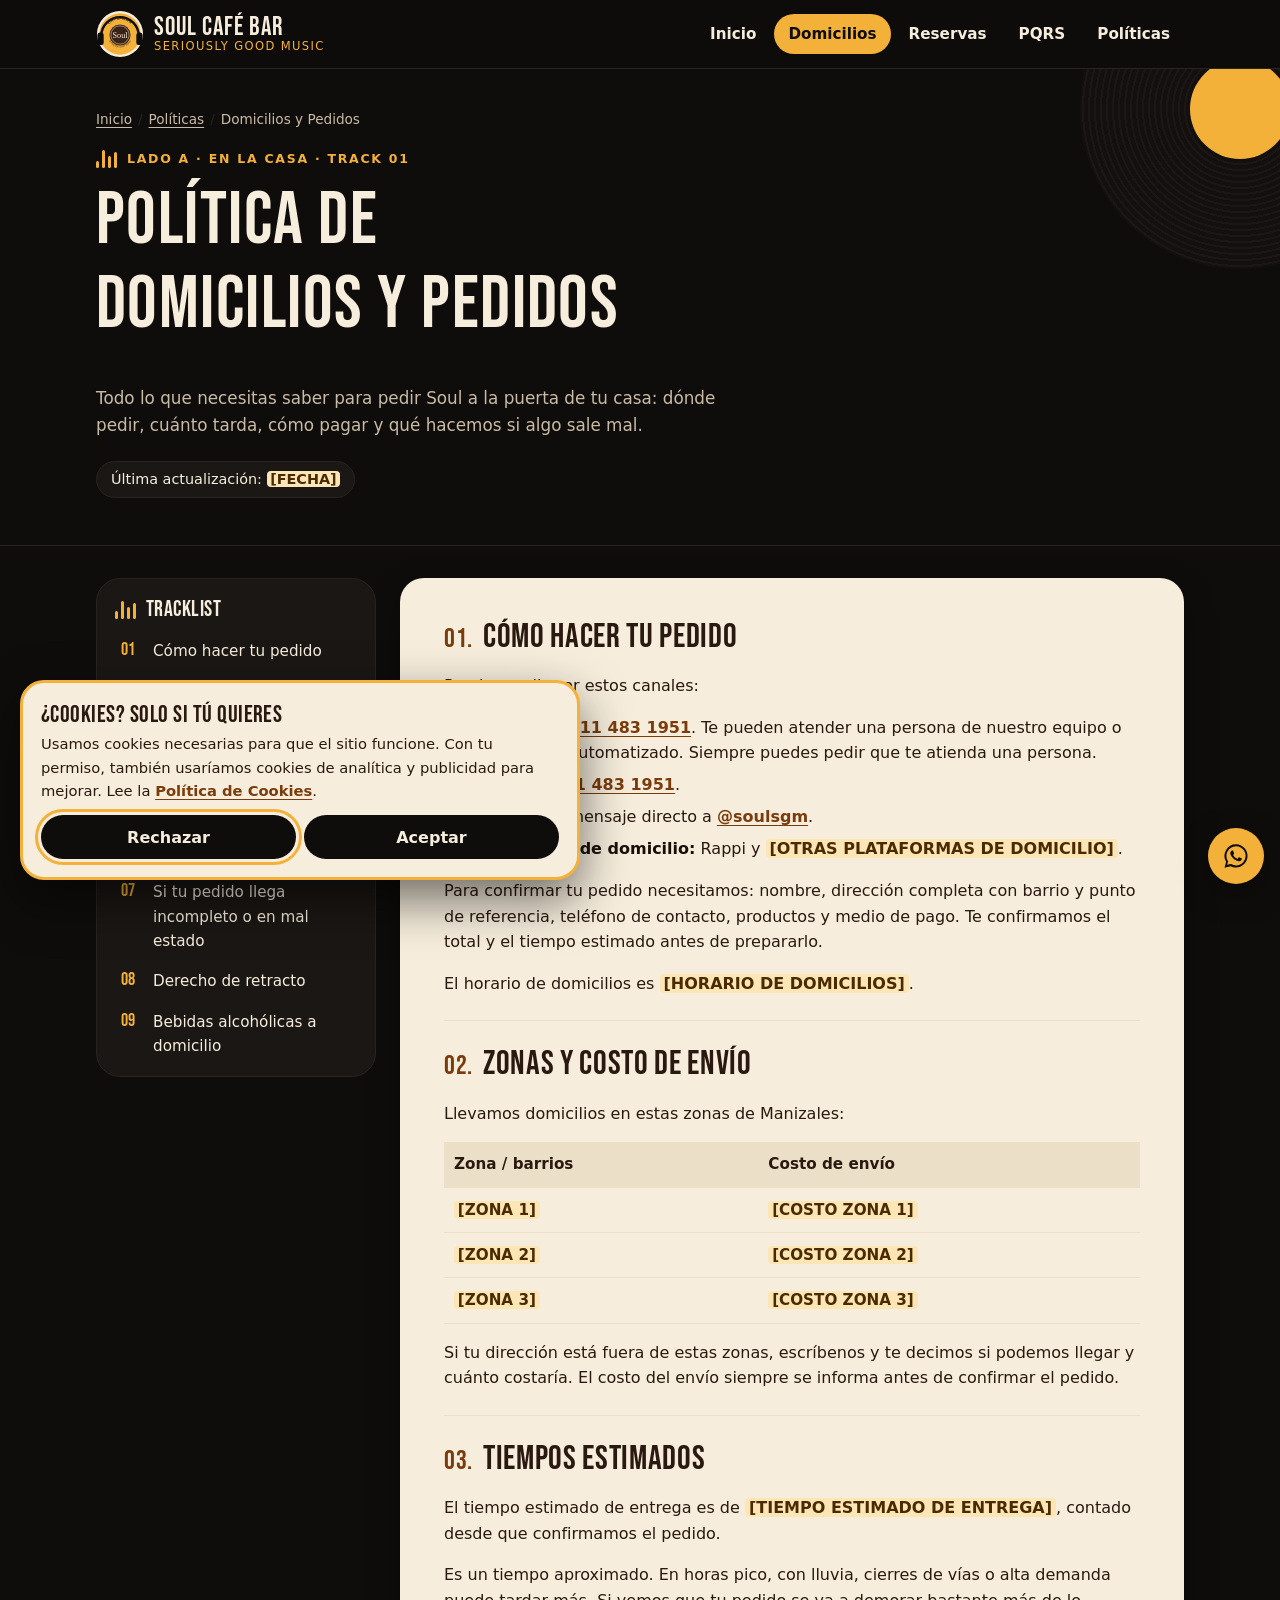
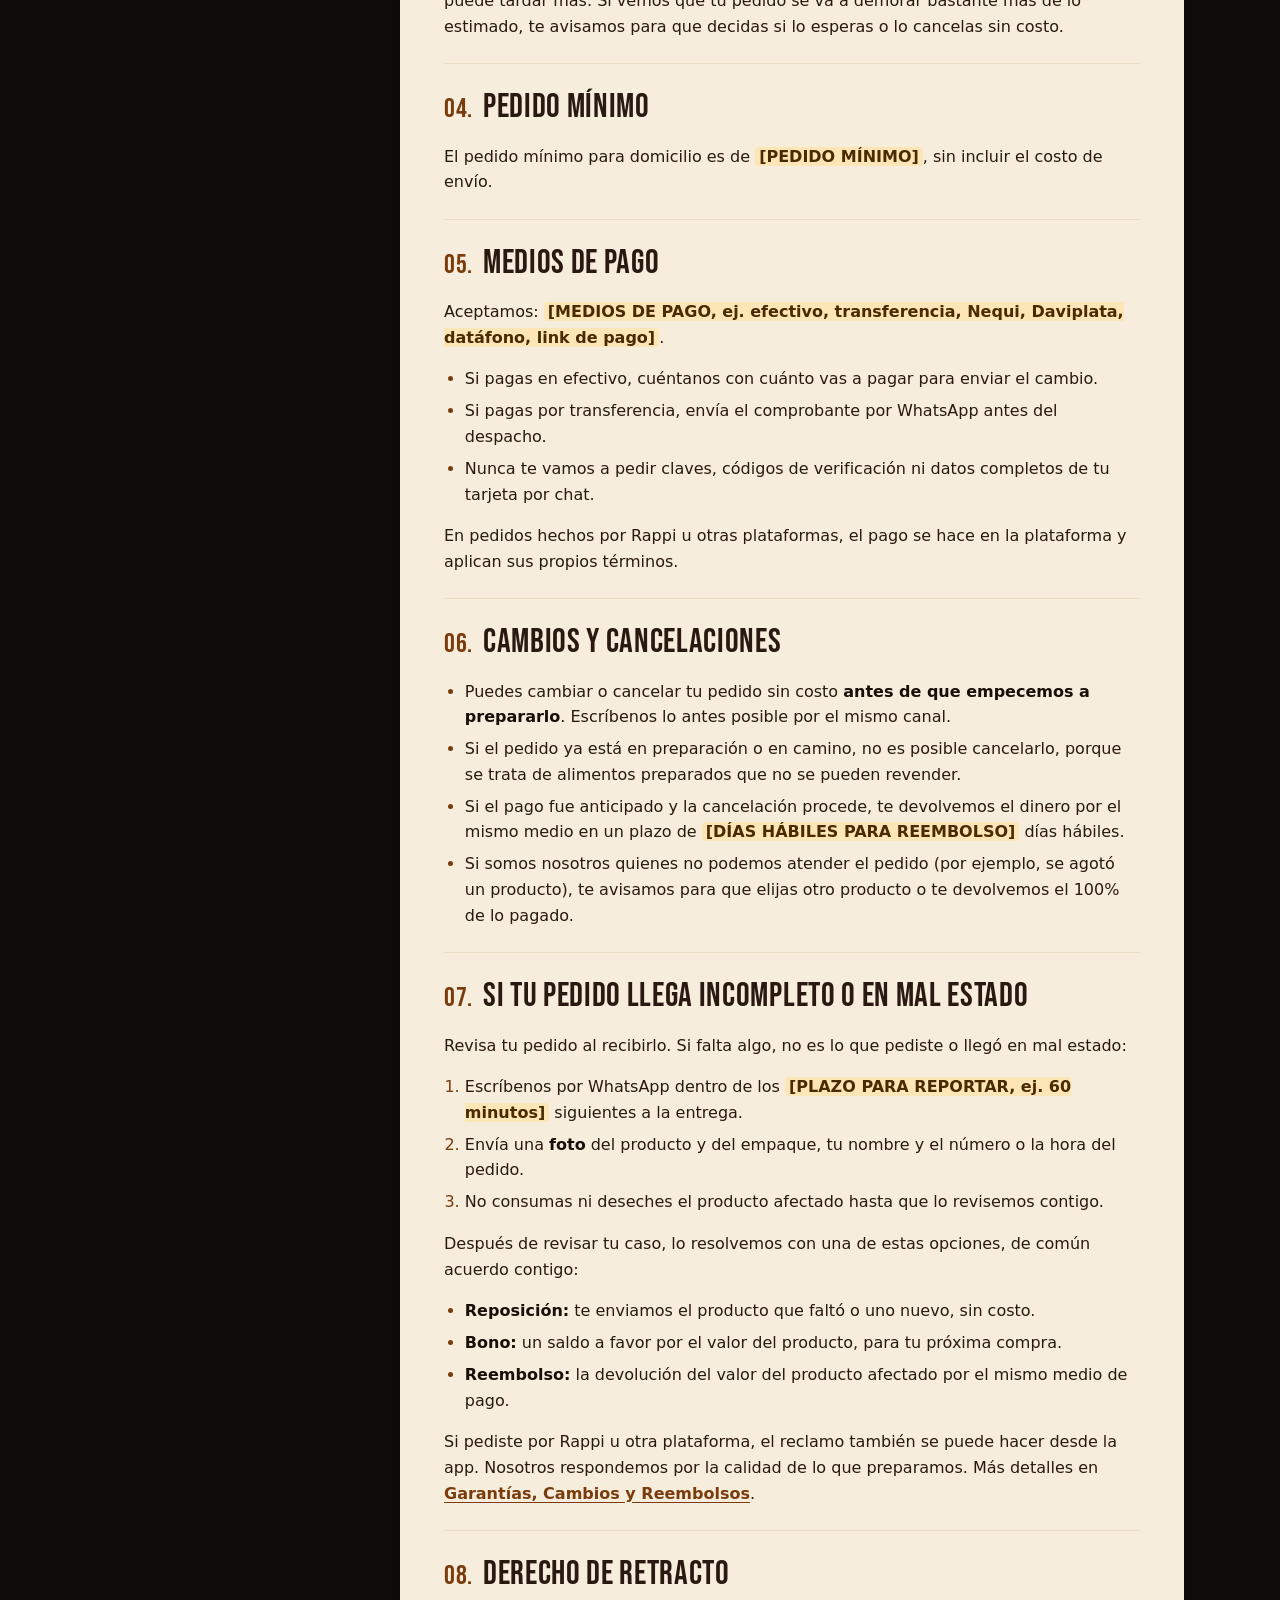
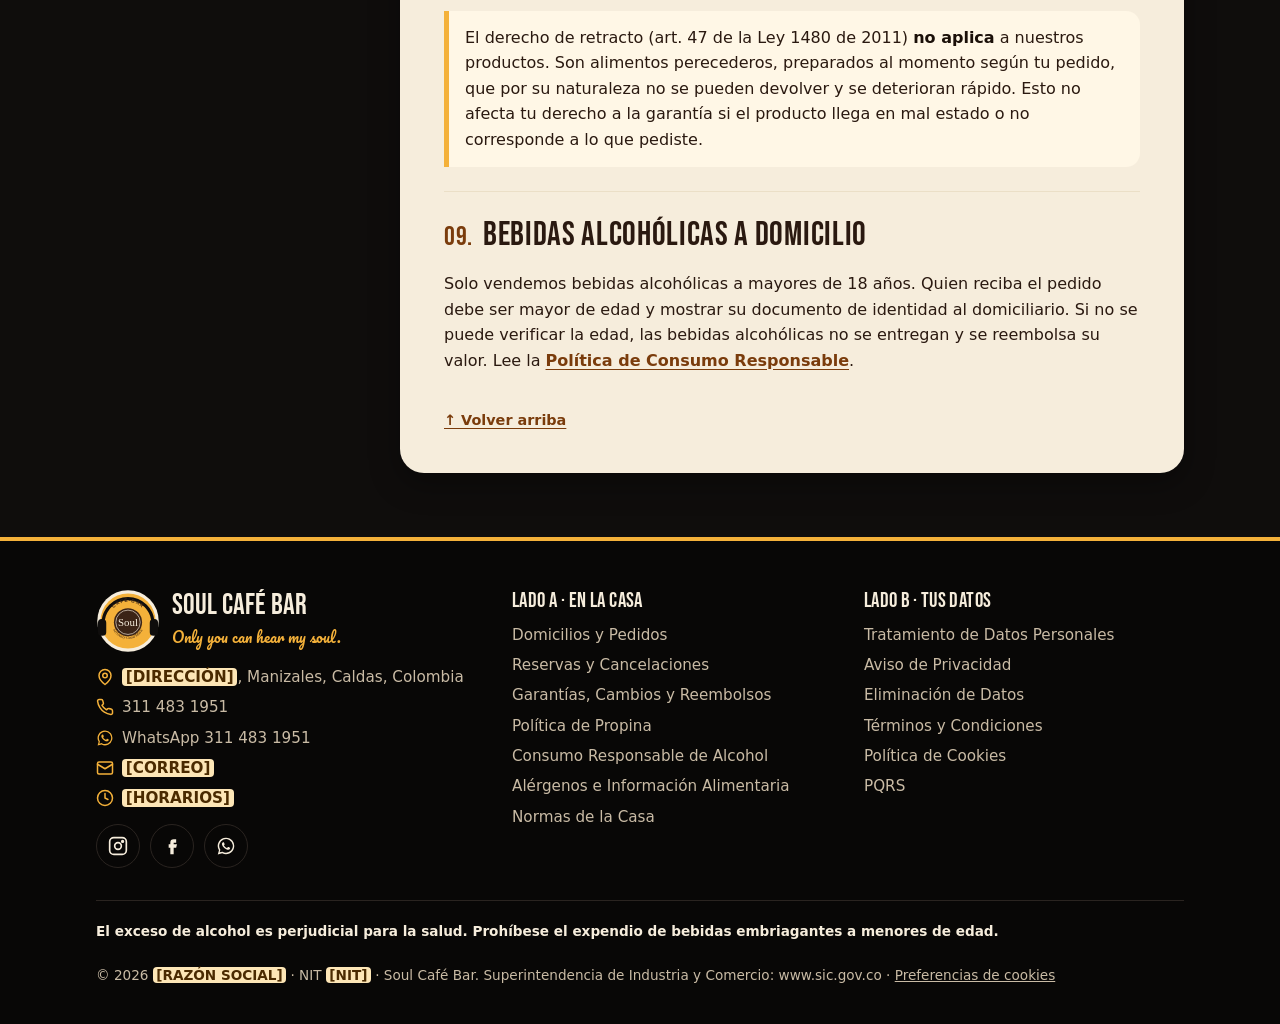
<file: soul-cafe-bar-web/domicilios.html>
<!DOCTYPE html>
<html lang="es-CO">
<head>
<meta charset="utf-8">
<meta name="viewport" content="width=device-width, initial-scale=1">
<title>Política de Domicilios y Pedidos | Soul Café Bar Manizales</title>
<meta name="description" content="Domicilios de Soul Café Bar en Manizales: canales para pedir, zonas, costo de envío, tiempos, pagos, cancelaciones y qué hacer si tu pedido llega mal.">
<link rel="canonical" href="https://[DOMINIO]/domicilios.html">
<meta name="theme-color" content="#0f0d0c">
<meta property="og:type" content="website">
<meta property="og:locale" content="es_CO">
<meta property="og:site_name" content="Soul Café Bar">
<meta property="og:title" content="Política de Domicilios y Pedidos | Soul Café Bar Manizales">
<meta property="og:description" content="Domicilios de Soul Café Bar en Manizales: canales para pedir, zonas, costo de envío, tiempos, pagos, cancelaciones y qué hacer si tu pedido llega mal.">
<meta property="og:url" content="https://[DOMINIO]/domicilios.html">
<meta property="og:image" content="https://[DOMINIO]/assets/og-image.png">
<meta name="twitter:card" content="summary_large_image">
<link rel="icon" href="assets/favicon.svg" type="image/svg+xml">
<link rel="icon" href="assets/favicon.ico" sizes="32x32">
<link rel="apple-touch-icon" href="assets/apple-touch-icon.png">
<link rel="preconnect" href="https://fonts.googleapis.com">
<link rel="preconnect" href="https://fonts.gstatic.com" crossorigin>
<link rel="stylesheet" href="https://fonts.googleapis.com/css2?family=Bebas+Neue&amp;family=Pacifico&amp;display=swap">
<link rel="stylesheet" href="styles.css">
</head>
<body>
<a class="saltar" href="#contenido">Saltar al contenido</a>
<header class="sitio-header">
  <div class="contenedor header-fila">
    <a class="marca" href="index.html" aria-label="Soul Café Bar, ir al inicio">
      <img src="assets/logo.svg" alt="" width="48" height="48">
      <span class="marca-texto"><span class="marca-nombre">Soul Café Bar</span><span class="marca-lema">Seriously Good Music</span></span>
    </a>
    <button class="menu-boton" type="button" aria-expanded="false" aria-controls="menu-principal"><span class="eq" aria-hidden="true"><span></span><span></span><span></span><span></span></span> Menú</button>
    <nav class="menu-principal" id="menu-principal" aria-label="Principal">
      <ul>
        <li><a href="index.html">Inicio</a></li><li><a href="domicilios.html" aria-current="page">Domicilios</a></li><li><a href="reservas.html">Reservas</a></li><li><a href="pqrs.html">PQRS</a></li><li><a href="index.html#politicas">Políticas</a></li>
      </ul>
    </nav>
  </div>
</header>
<main id="contenido">
<div class="pol-hero">
  <div class="contenedor">
    <nav class="migas" aria-label="Ruta de navegación"><ol><li><a href="index.html">Inicio</a></li><li><a href="index.html#politicas">Políticas</a></li><li aria-current="page">Domicilios y Pedidos</li></ol></nav>
    <p class="pol-kicker"><span class="eq" aria-hidden="true"><span></span><span></span><span></span><span></span></span> Lado A · En la casa · Track 01</p>
    <h1>Política de Domicilios y Pedidos</h1>
    <p class="pol-intro">Todo lo que necesitas saber para pedir Soul a la puerta de tu casa: dónde pedir, cuánto tarda, cómo pagar y qué hacemos si algo sale mal.</p>
    <p class="actualizacion">Última actualización: <span class="ph">[FECHA]</span></p>
  </div>
</div>
<div class="contenedor pol-layout">
  <nav class="indice" aria-label="Índice de esta política">
    <h2><span class="eq" aria-hidden="true"><span></span><span></span><span></span><span></span></span> Tracklist</h2>
    <ol><li><a href="#canales">Cómo hacer tu pedido</a></li><li><a href="#zonas">Zonas y costo de envío</a></li><li><a href="#tiempos">Tiempos estimados</a></li><li><a href="#minimo">Pedido mínimo</a></li><li><a href="#pagos">Medios de pago</a></li><li><a href="#cancelaciones">Cambios y cancelaciones</a></li><li><a href="#problemas">Si tu pedido llega incompleto o en mal estado</a></li><li><a href="#retracto">Derecho de retracto</a></li><li><a href="#alcohol-dom">Bebidas alcohólicas a domicilio</a></li></ol>
  </nav>
  <article class="papel">
<section id="canales" aria-labelledby="canales-t"><h2 id="canales-t"><span class="n">01.</span> Cómo hacer tu pedido</h2><p>Puedes pedir por estos canales:</p>
<ul>
<li><strong>WhatsApp:</strong> <a href="https://wa.me/573114831951" target="_blank" rel="noopener">311 483 1951</a>. Te pueden atender una persona de nuestro equipo o un asistente automatizado. Siempre puedes pedir que te atienda una persona.</li>
<li><strong>Llamada:</strong> <a href="tel:+573114831951">311 483 1951</a>.</li>
<li><strong>Instagram:</strong> mensaje directo a <a href="https://www.instagram.com/soulsgm/" target="_blank" rel="noopener">@soulsgm</a>.</li>
<li><strong>Plataformas de domicilio:</strong> Rappi y <span class="ph">[OTRAS PLATAFORMAS DE DOMICILIO]</span>.</li>
</ul>
<p>Para confirmar tu pedido necesitamos: nombre, dirección completa con barrio y punto de referencia, teléfono de contacto, productos y medio de pago. Te confirmamos el total y el tiempo estimado antes de prepararlo.</p>
<p>El horario de domicilios es <span class="ph">[HORARIO DE DOMICILIOS]</span>.</p></section>
<section id="zonas" aria-labelledby="zonas-t"><h2 id="zonas-t"><span class="n">02.</span> Zonas y costo de envío</h2><p>Llevamos domicilios en estas zonas de Manizales:</p>
<div class="tabla-wrap"><table>
<thead><tr><th scope="col">Zona / barrios</th><th scope="col">Costo de envío</th></tr></thead>
<tbody>
<tr><td><span class="ph">[ZONA 1]</span></td><td><span class="ph">[COSTO ZONA 1]</span></td></tr>
<tr><td><span class="ph">[ZONA 2]</span></td><td><span class="ph">[COSTO ZONA 2]</span></td></tr>
<tr><td><span class="ph">[ZONA 3]</span></td><td><span class="ph">[COSTO ZONA 3]</span></td></tr>
</tbody></table></div>
<p>Si tu dirección está fuera de estas zonas, escríbenos y te decimos si podemos llegar y cuánto costaría. El costo del envío siempre se informa antes de confirmar el pedido.</p></section>
<section id="tiempos" aria-labelledby="tiempos-t"><h2 id="tiempos-t"><span class="n">03.</span> Tiempos estimados</h2><p>El tiempo estimado de entrega es de <strong><span class="ph">[TIEMPO ESTIMADO DE ENTREGA]</span></strong>, contado desde que confirmamos el pedido.</p>
<p>Es un tiempo aproximado. En horas pico, con lluvia, cierres de vías o alta demanda puede tardar más. Si vemos que tu pedido se va a demorar bastante más de lo estimado, te avisamos para que decidas si lo esperas o lo cancelas sin costo.</p></section>
<section id="minimo" aria-labelledby="minimo-t"><h2 id="minimo-t"><span class="n">04.</span> Pedido mínimo</h2><p>El pedido mínimo para domicilio es de <strong><span class="ph">[PEDIDO MÍNIMO]</span></strong>, sin incluir el costo de envío.</p></section>
<section id="pagos" aria-labelledby="pagos-t"><h2 id="pagos-t"><span class="n">05.</span> Medios de pago</h2><p>Aceptamos: <span class="ph">[MEDIOS DE PAGO, ej. efectivo, transferencia, Nequi, Daviplata, datáfono, link de pago]</span>.</p>
<ul>
<li>Si pagas en efectivo, cuéntanos con cuánto vas a pagar para enviar el cambio.</li>
<li>Si pagas por transferencia, envía el comprobante por WhatsApp antes del despacho.</li>
<li>Nunca te vamos a pedir claves, códigos de verificación ni datos completos de tu tarjeta por chat.</li>
</ul>
<p>En pedidos hechos por Rappi u otras plataformas, el pago se hace en la plataforma y aplican sus propios términos.</p></section>
<section id="cancelaciones" aria-labelledby="cancelaciones-t"><h2 id="cancelaciones-t"><span class="n">06.</span> Cambios y cancelaciones</h2><ul>
<li>Puedes cambiar o cancelar tu pedido sin costo <strong>antes de que empecemos a prepararlo</strong>. Escríbenos lo antes posible por el mismo canal.</li>
<li>Si el pedido ya está en preparación o en camino, no es posible cancelarlo, porque se trata de alimentos preparados que no se pueden revender.</li>
<li>Si el pago fue anticipado y la cancelación procede, te devolvemos el dinero por el mismo medio en un plazo de <span class="ph">[DÍAS HÁBILES PARA REEMBOLSO]</span> días hábiles.</li>
<li>Si somos nosotros quienes no podemos atender el pedido (por ejemplo, se agotó un producto), te avisamos para que elijas otro producto o te devolvemos el 100% de lo pagado.</li>
</ul></section>
<section id="problemas" aria-labelledby="problemas-t"><h2 id="problemas-t"><span class="n">07.</span> Si tu pedido llega incompleto o en mal estado</h2><p>Revisa tu pedido al recibirlo. Si falta algo, no es lo que pediste o llegó en mal estado:</p>
<ol>
<li>Escríbenos por WhatsApp dentro de los <strong><span class="ph">[PLAZO PARA REPORTAR, ej. 60 minutos]</span></strong> siguientes a la entrega.</li>
<li>Envía una <strong>foto</strong> del producto y del empaque, tu nombre y el número o la hora del pedido.</li>
<li>No consumas ni deseches el producto afectado hasta que lo revisemos contigo.</li>
</ol>
<p>Después de revisar tu caso, lo resolvemos con una de estas opciones, de común acuerdo contigo:</p>
<ul>
<li><strong>Reposición:</strong> te enviamos el producto que faltó o uno nuevo, sin costo.</li>
<li><strong>Bono:</strong> un saldo a favor por el valor del producto, para tu próxima compra.</li>
<li><strong>Reembolso:</strong> la devolución del valor del producto afectado por el mismo medio de pago.</li>
</ul>
<p>Si pediste por Rappi u otra plataforma, el reclamo también se puede hacer desde la app. Nosotros respondemos por la calidad de lo que preparamos. Más detalles en <a href="reembolsos.html">Garantías, Cambios y Reembolsos</a>.</p></section>
<section id="retracto" aria-labelledby="retracto-t"><h2 id="retracto-t"><span class="n">08.</span> Derecho de retracto</h2><p class="nota">El derecho de retracto (art. 47 de la Ley 1480 de 2011) <strong>no aplica</strong> a nuestros productos. Son alimentos perecederos, preparados al momento según tu pedido, que por su naturaleza no se pueden devolver y se deterioran rápido. Esto no afecta tu derecho a la garantía si el producto llega en mal estado o no corresponde a lo que pediste.</p></section>
<section id="alcohol-dom" aria-labelledby="alcohol-dom-t"><h2 id="alcohol-dom-t"><span class="n">09.</span> Bebidas alcohólicas a domicilio</h2><p>Solo vendemos bebidas alcohólicas a mayores de 18 años. Quien reciba el pedido debe ser mayor de edad y mostrar su documento de identidad al domiciliario. Si no se puede verificar la edad, las bebidas alcohólicas no se entregan y se reembolsa su valor. Lee la <a href="alcohol.html">Política de Consumo Responsable</a>.</p></section>

    <a class="volver-arriba" href="#contenido">↑ Volver arriba</a>
  </article>
</div>
<!-- Revisar con abogado antes de publicar -->
</main>
<footer class="sitio-footer">
  <div class="contenedor">
    <div class="footer-grid">
      <div>
        <div class="footer-marca">
          <img src="assets/logo.svg" alt="" width="64" height="64">
          <div><p>Soul Café Bar</p><small>Only you can hear my soul.</small></div>
        </div>
        <ul class="footer-contacto">
          <li><svg viewBox="0 0 24 24" aria-hidden="true" fill="none" stroke="currentColor" stroke-width="2" stroke-linecap="round" stroke-linejoin="round"><path d="M20 10c0 6-8 12-8 12S4 16 4 10a8 8 0 0 1 16 0Z"/><circle cx="12" cy="10" r="3"/></svg><span><span class="ph">[DIRECCIÓN]</span>, Manizales, Caldas, Colombia</span></li>
          <li><svg viewBox="0 0 24 24" aria-hidden="true" fill="none" stroke="currentColor" stroke-width="2" stroke-linecap="round" stroke-linejoin="round"><path d="M22 16.9v3a2 2 0 0 1-2.2 2 19.8 19.8 0 0 1-8.6-3.1 19.5 19.5 0 0 1-6-6A19.8 19.8 0 0 1 2.1 4.2 2 2 0 0 1 4.1 2h3a2 2 0 0 1 2 1.7c.1.9.4 1.8.7 2.7a2 2 0 0 1-.5 2.1L8 9.8a16 16 0 0 0 6 6l1.3-1.3a2 2 0 0 1 2.1-.4c.9.3 1.8.6 2.7.7a2 2 0 0 1 1.7 2Z"/></svg><a href="tel:+573114831951">311 483 1951</a></li>
          <li><svg viewBox="0 0 24 24" aria-hidden="true" fill="currentColor"><path d="M12.04 2a9.9 9.9 0 0 0-8.5 15l-1.4 5.1 5.3-1.4A9.9 9.9 0 1 0 12.04 2Zm0 18.1a8.2 8.2 0 0 1-4.2-1.15l-.3-.18-3.1.82.83-3.04-.2-.31a8.2 8.2 0 1 1 6.97 3.86Zm4.5-6.15c-.25-.12-1.46-.72-1.69-.8-.23-.08-.39-.12-.55.12-.17.25-.64.8-.78.97-.14.17-.29.19-.53.06a6.7 6.7 0 0 1-1.98-1.22 7.4 7.4 0 0 1-1.37-1.7c-.14-.25 0-.38.11-.5.11-.11.25-.29.37-.43.12-.15.16-.25.25-.41.08-.17.04-.31-.02-.43-.06-.12-.55-1.33-.76-1.82-.2-.48-.4-.41-.55-.42h-.47a.9.9 0 0 0-.65.3 2.7 2.7 0 0 0-.85 2.02 4.7 4.7 0 0 0 .99 2.5 10.8 10.8 0 0 0 4.14 3.66c.58.25 1.03.4 1.38.51.58.18 1.1.16 1.52.1.46-.07 1.46-.6 1.66-1.18.21-.58.21-1.07.15-1.18-.06-.1-.22-.16-.47-.29Z"/></svg><a href="https://wa.me/573114831951" target="_blank" rel="noopener">WhatsApp 311 483 1951</a></li>
          <li><svg viewBox="0 0 24 24" aria-hidden="true" fill="none" stroke="currentColor" stroke-width="2" stroke-linecap="round" stroke-linejoin="round"><rect x="2" y="4" width="20" height="16" rx="2"/><path d="m22 7-10 6L2 7"/></svg><a href="mailto:[CORREO]"><span class="ph">[CORREO]</span></a></li>
          <li><svg viewBox="0 0 24 24" aria-hidden="true" fill="none" stroke="currentColor" stroke-width="2" stroke-linecap="round" stroke-linejoin="round"><circle cx="12" cy="12" r="10"/><path d="M12 6v6l4 2"/></svg><span><span class="ph">[HORARIOS]</span></span></li>
        </ul>
        <div class="redes">
          <a href="https://www.instagram.com/soulsgm/" target="_blank" rel="noopener" aria-label="Instagram de Soul Café Bar"><svg viewBox="0 0 24 24" aria-hidden="true" fill="none" stroke="currentColor" stroke-width="2" stroke-linecap="round" stroke-linejoin="round"><rect x="2" y="2" width="20" height="20" rx="5"/><circle cx="12" cy="12" r="4"/><circle cx="17.5" cy="6.5" r="1" fill="currentColor"/></svg></a>
          <a href="[FACEBOOK]" target="_blank" rel="noopener" aria-label="Facebook de Soul Café Bar"><svg viewBox="0 0 24 24" aria-hidden="true" fill="currentColor"><path d="M14 8h3V4h-3a4 4 0 0 0-4 4v2H8v4h2v8h4v-8h3l1-4h-4V8a0 0 0 0 1 0 0Z"/></svg></a>
          <a href="https://wa.me/573114831951" target="_blank" rel="noopener" aria-label="WhatsApp de Soul Café Bar"><svg viewBox="0 0 24 24" aria-hidden="true" fill="currentColor"><path d="M12.04 2a9.9 9.9 0 0 0-8.5 15l-1.4 5.1 5.3-1.4A9.9 9.9 0 1 0 12.04 2Zm0 18.1a8.2 8.2 0 0 1-4.2-1.15l-.3-.18-3.1.82.83-3.04-.2-.31a8.2 8.2 0 1 1 6.97 3.86Zm4.5-6.15c-.25-.12-1.46-.72-1.69-.8-.23-.08-.39-.12-.55.12-.17.25-.64.8-.78.97-.14.17-.29.19-.53.06a6.7 6.7 0 0 1-1.98-1.22 7.4 7.4 0 0 1-1.37-1.7c-.14-.25 0-.38.11-.5.11-.11.25-.29.37-.43.12-.15.16-.25.25-.41.08-.17.04-.31-.02-.43-.06-.12-.55-1.33-.76-1.82-.2-.48-.4-.41-.55-.42h-.47a.9.9 0 0 0-.65.3 2.7 2.7 0 0 0-.85 2.02 4.7 4.7 0 0 0 .99 2.5 10.8 10.8 0 0 0 4.14 3.66c.58.25 1.03.4 1.38.51.58.18 1.1.16 1.52.1.46-.07 1.46-.6 1.66-1.18.21-.58.21-1.07.15-1.18-.06-.1-.22-.16-.47-.29Z"/></svg></a>
        </div>
      </div>
      <nav aria-label="Políticas de servicio">
        <h2>Lado A · En la casa</h2>
        <ul><li><a href="domicilios.html">Domicilios y Pedidos</a></li><li><a href="reservas.html">Reservas y Cancelaciones</a></li><li><a href="reembolsos.html">Garantías, Cambios y Reembolsos</a></li><li><a href="propinas.html">Política de Propina</a></li><li><a href="alcohol.html">Consumo Responsable de Alcohol</a></li><li><a href="alergenos.html">Alérgenos e Información Alimentaria</a></li><li><a href="normas.html">Normas de la Casa</a></li></ul>
      </nav>
      <nav aria-label="Políticas de datos y derechos">
        <h2>Lado B · Tus datos</h2>
        <ul><li><a href="privacidad.html">Tratamiento de Datos Personales</a></li><li><a href="aviso-privacidad.html">Aviso de Privacidad</a></li><li><a href="eliminacion-datos.html">Eliminación de Datos</a></li><li><a href="terminos.html">Términos y Condiciones</a></li><li><a href="cookies.html">Política de Cookies</a></li><li><a href="pqrs.html">PQRS</a></li></ul>
      </nav>
    </div>
    <div class="footer-legal">
      <p class="footer-alcohol">El exceso de alcohol es perjudicial para la salud. Prohíbese el expendio de bebidas embriagantes a menores de edad.</p>
      <p>© <span id="anio">2026</span> <span class="ph">[RAZÓN SOCIAL]</span> · NIT <span class="ph">[NIT]</span> · Soul Café Bar. Superintendencia de Industria y Comercio: <a href="https://www.sic.gov.co" target="_blank" rel="noopener">www.sic.gov.co</a> · <button class="boton-enlace" type="button" data-abrir-cookies>Preferencias de cookies</button></p>
    </div>
  </div>
</footer>
<a class="wa-flotante" href="https://wa.me/573114831951" target="_blank" rel="noopener" aria-label="Escríbenos por WhatsApp"><svg viewBox="0 0 24 24" aria-hidden="true" fill="currentColor"><path d="M12.04 2a9.9 9.9 0 0 0-8.5 15l-1.4 5.1 5.3-1.4A9.9 9.9 0 1 0 12.04 2Zm0 18.1a8.2 8.2 0 0 1-4.2-1.15l-.3-.18-3.1.82.83-3.04-.2-.31a8.2 8.2 0 1 1 6.97 3.86Zm4.5-6.15c-.25-.12-1.46-.72-1.69-.8-.23-.08-.39-.12-.55.12-.17.25-.64.8-.78.97-.14.17-.29.19-.53.06a6.7 6.7 0 0 1-1.98-1.22 7.4 7.4 0 0 1-1.37-1.7c-.14-.25 0-.38.11-.5.11-.11.25-.29.37-.43.12-.15.16-.25.25-.41.08-.17.04-.31-.02-.43-.06-.12-.55-1.33-.76-1.82-.2-.48-.4-.41-.55-.42h-.47a.9.9 0 0 0-.65.3 2.7 2.7 0 0 0-.85 2.02 4.7 4.7 0 0 0 .99 2.5 10.8 10.8 0 0 0 4.14 3.66c.58.25 1.03.4 1.38.51.58.18 1.1.16 1.52.1.46-.07 1.46-.6 1.66-1.18.21-.58.21-1.07.15-1.18-.06-.1-.22-.16-.47-.29Z"/></svg></a>
<div class="cookie-banner" id="cookie-banner" role="dialog" aria-labelledby="cookie-titulo" aria-describedby="cookie-texto" hidden>
  <h2 id="cookie-titulo">¿Cookies? Solo si tú quieres</h2>
  <p id="cookie-texto">Usamos cookies necesarias para que el sitio funcione. Con tu permiso, también usaríamos cookies de analítica y publicidad para mejorar. Lee la <a href="cookies.html">Política de Cookies</a>.</p>
  <div class="botones">
    <button class="boton boton-oscuro" type="button" data-cookies="rechazar">Rechazar</button>
    <button class="boton boton-oscuro" type="button" data-cookies="aceptar">Aceptar</button>
  </div>
</div>
<script src="main.js" defer></script>
</body>
</html>
</file>
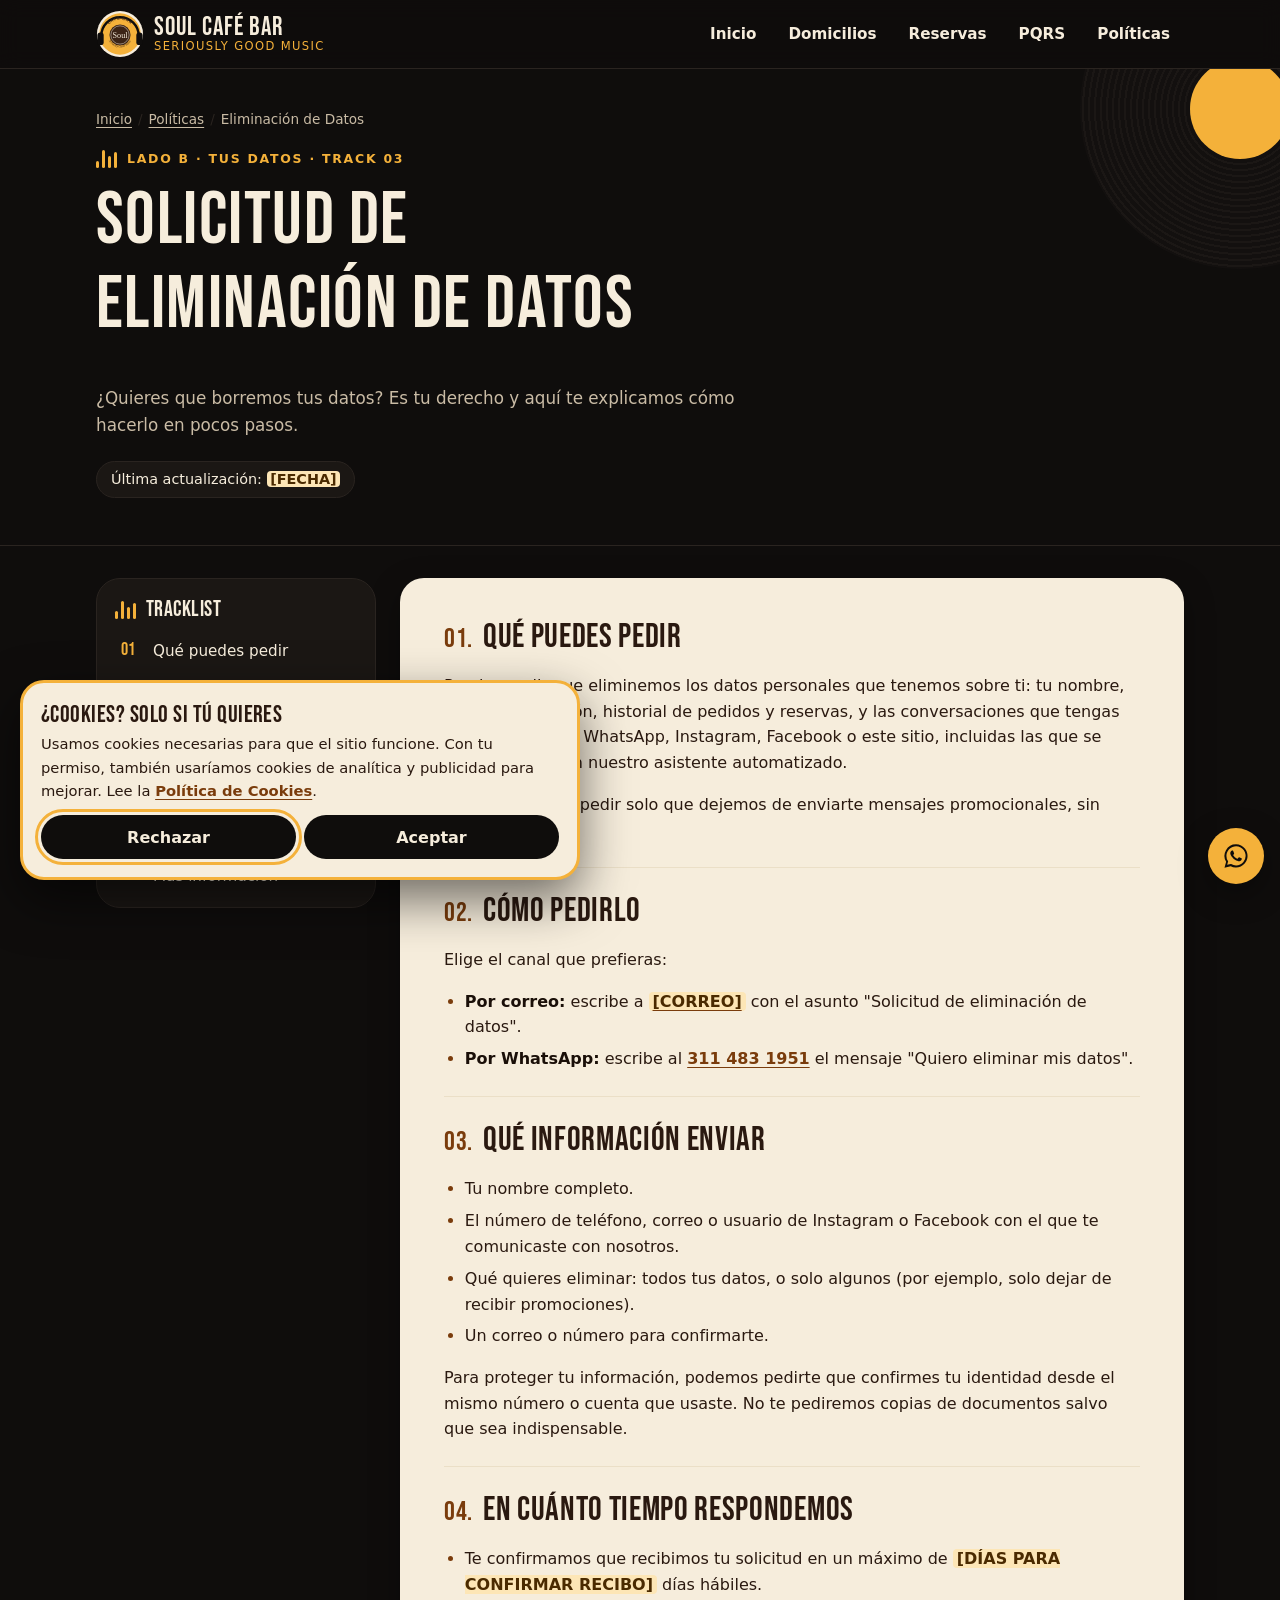
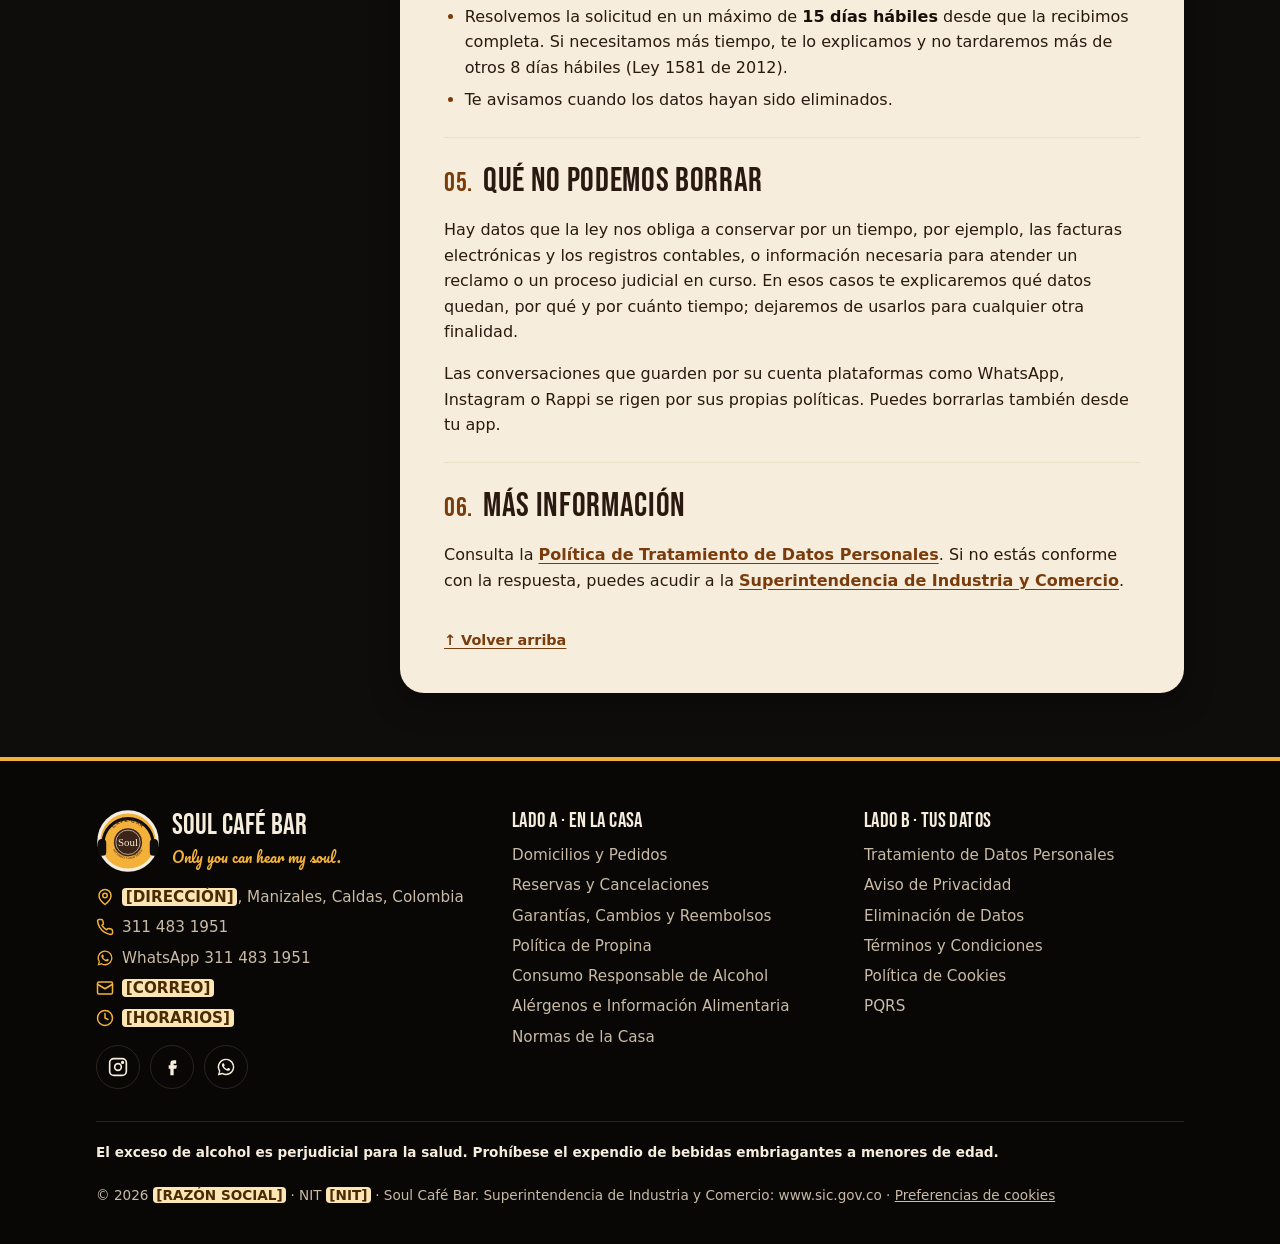
<file: soul-cafe-bar-web/eliminacion-datos.html>
<!DOCTYPE html>
<html lang="es-CO">
<head>
<meta charset="utf-8">
<meta name="viewport" content="width=device-width, initial-scale=1">
<title>Solicitud de Eliminación de Datos | Soul Café Bar Manizales</title>
<meta name="description" content="Cómo pedir a Soul Café Bar que elimine tus datos personales por correo o WhatsApp: qué información enviar y en cuánto tiempo respondemos.">
<link rel="canonical" href="https://[DOMINIO]/eliminacion-datos.html">
<meta name="theme-color" content="#0f0d0c">
<meta property="og:type" content="website">
<meta property="og:locale" content="es_CO">
<meta property="og:site_name" content="Soul Café Bar">
<meta property="og:title" content="Solicitud de Eliminación de Datos | Soul Café Bar Manizales">
<meta property="og:description" content="Cómo pedir a Soul Café Bar que elimine tus datos personales por correo o WhatsApp: qué información enviar y en cuánto tiempo respondemos.">
<meta property="og:url" content="https://[DOMINIO]/eliminacion-datos.html">
<meta property="og:image" content="https://[DOMINIO]/assets/og-image.png">
<meta name="twitter:card" content="summary_large_image">
<link rel="icon" href="assets/favicon.svg" type="image/svg+xml">
<link rel="icon" href="assets/favicon.ico" sizes="32x32">
<link rel="apple-touch-icon" href="assets/apple-touch-icon.png">
<link rel="preconnect" href="https://fonts.googleapis.com">
<link rel="preconnect" href="https://fonts.gstatic.com" crossorigin>
<link rel="stylesheet" href="https://fonts.googleapis.com/css2?family=Bebas+Neue&amp;family=Pacifico&amp;display=swap">
<link rel="stylesheet" href="styles.css">
</head>
<body>
<a class="saltar" href="#contenido">Saltar al contenido</a>
<header class="sitio-header">
  <div class="contenedor header-fila">
    <a class="marca" href="index.html" aria-label="Soul Café Bar, ir al inicio">
      <img src="assets/logo.svg" alt="" width="48" height="48">
      <span class="marca-texto"><span class="marca-nombre">Soul Café Bar</span><span class="marca-lema">Seriously Good Music</span></span>
    </a>
    <button class="menu-boton" type="button" aria-expanded="false" aria-controls="menu-principal"><span class="eq" aria-hidden="true"><span></span><span></span><span></span><span></span></span> Menú</button>
    <nav class="menu-principal" id="menu-principal" aria-label="Principal">
      <ul>
        <li><a href="index.html">Inicio</a></li><li><a href="domicilios.html">Domicilios</a></li><li><a href="reservas.html">Reservas</a></li><li><a href="pqrs.html">PQRS</a></li><li><a href="index.html#politicas">Políticas</a></li>
      </ul>
    </nav>
  </div>
</header>
<main id="contenido">
<div class="pol-hero">
  <div class="contenedor">
    <nav class="migas" aria-label="Ruta de navegación"><ol><li><a href="index.html">Inicio</a></li><li><a href="index.html#politicas">Políticas</a></li><li aria-current="page">Eliminación de Datos</li></ol></nav>
    <p class="pol-kicker"><span class="eq" aria-hidden="true"><span></span><span></span><span></span><span></span></span> Lado B · Tus datos · Track 03</p>
    <h1>Solicitud de Eliminación de Datos</h1>
    <p class="pol-intro">¿Quieres que borremos tus datos? Es tu derecho y aquí te explicamos cómo hacerlo en pocos pasos.</p>
    <p class="actualizacion">Última actualización: <span class="ph">[FECHA]</span></p>
  </div>
</div>
<div class="contenedor pol-layout">
  <nav class="indice" aria-label="Índice de esta política">
    <h2><span class="eq" aria-hidden="true"><span></span><span></span><span></span><span></span></span> Tracklist</h2>
    <ol><li><a href="#que">Qué puedes pedir</a></li><li><a href="#como">Cómo pedirlo</a></li><li><a href="#informacion">Qué información enviar</a></li><li><a href="#plazo">En cuánto tiempo respondemos</a></li><li><a href="#excepciones">Qué no podemos borrar</a></li><li><a href="#mas">Más información</a></li></ol>
  </nav>
  <article class="papel">
<section id="que" aria-labelledby="que-t"><h2 id="que-t"><span class="n">01.</span> Qué puedes pedir</h2><p>Puedes pedir que eliminemos los datos personales que tenemos sobre ti: tu nombre, teléfono, dirección, historial de pedidos y reservas, y las conversaciones que tengas con nosotros por WhatsApp, Instagram, Facebook o este sitio, incluidas las que se hayan tenido con nuestro asistente automatizado.</p>
<p>También puedes pedir solo que dejemos de enviarte mensajes promocionales, sin borrar el resto.</p></section>
<section id="como" aria-labelledby="como-t"><h2 id="como-t"><span class="n">02.</span> Cómo pedirlo</h2><p>Elige el canal que prefieras:</p>
<ul>
<li><strong>Por correo:</strong> escribe a <a href="mailto:[CORREO]?subject=Solicitud%20de%20eliminaci%C3%B3n%20de%20datos"><span class="ph">[CORREO]</span></a> con el asunto "Solicitud de eliminación de datos".</li>
<li><strong>Por WhatsApp:</strong> escribe al <a href="https://wa.me/573114831951?text=Hola%2C%20quiero%20solicitar%20la%20eliminaci%C3%B3n%20de%20mis%20datos%20personales." target="_blank" rel="noopener">311 483 1951</a> el mensaje "Quiero eliminar mis datos".</li>
</ul></section>
<section id="informacion" aria-labelledby="informacion-t"><h2 id="informacion-t"><span class="n">03.</span> Qué información enviar</h2><ul>
<li>Tu nombre completo.</li>
<li>El número de teléfono, correo o usuario de Instagram o Facebook con el que te comunicaste con nosotros.</li>
<li>Qué quieres eliminar: todos tus datos, o solo algunos (por ejemplo, solo dejar de recibir promociones).</li>
<li>Un correo o número para confirmarte.</li>
</ul>
<p>Para proteger tu información, podemos pedirte que confirmes tu identidad desde el mismo número o cuenta que usaste. No te pediremos copias de documentos salvo que sea indispensable.</p></section>
<section id="plazo" aria-labelledby="plazo-t"><h2 id="plazo-t"><span class="n">04.</span> En cuánto tiempo respondemos</h2><ul>
<li>Te confirmamos que recibimos tu solicitud en un máximo de <span class="ph">[DÍAS PARA CONFIRMAR RECIBO]</span> días hábiles.</li>
<li>Resolvemos la solicitud en un máximo de <strong>15 días hábiles</strong> desde que la recibimos completa. Si necesitamos más tiempo, te lo explicamos y no tardaremos más de otros 8 días hábiles (Ley 1581 de 2012).</li>
<li>Te avisamos cuando los datos hayan sido eliminados.</li>
</ul></section>
<section id="excepciones" aria-labelledby="excepciones-t"><h2 id="excepciones-t"><span class="n">05.</span> Qué no podemos borrar</h2><p>Hay datos que la ley nos obliga a conservar por un tiempo, por ejemplo, las facturas electrónicas y los registros contables, o información necesaria para atender un reclamo o un proceso judicial en curso. En esos casos te explicaremos qué datos quedan, por qué y por cuánto tiempo; dejaremos de usarlos para cualquier otra finalidad.</p>
<p>Las conversaciones que guarden por su cuenta plataformas como WhatsApp, Instagram o Rappi se rigen por sus propias políticas. Puedes borrarlas también desde tu app.</p></section>
<section id="mas" aria-labelledby="mas-t"><h2 id="mas-t"><span class="n">06.</span> Más información</h2><p>Consulta la <a href="privacidad.html">Política de Tratamiento de Datos Personales</a>. Si no estás conforme con la respuesta, puedes acudir a la <a href="https://www.sic.gov.co" target="_blank" rel="noopener">Superintendencia de Industria y Comercio</a>.</p></section>

    <a class="volver-arriba" href="#contenido">↑ Volver arriba</a>
  </article>
</div>
<!-- Revisar con abogado antes de publicar -->
</main>
<footer class="sitio-footer">
  <div class="contenedor">
    <div class="footer-grid">
      <div>
        <div class="footer-marca">
          <img src="assets/logo.svg" alt="" width="64" height="64">
          <div><p>Soul Café Bar</p><small>Only you can hear my soul.</small></div>
        </div>
        <ul class="footer-contacto">
          <li><svg viewBox="0 0 24 24" aria-hidden="true" fill="none" stroke="currentColor" stroke-width="2" stroke-linecap="round" stroke-linejoin="round"><path d="M20 10c0 6-8 12-8 12S4 16 4 10a8 8 0 0 1 16 0Z"/><circle cx="12" cy="10" r="3"/></svg><span><span class="ph">[DIRECCIÓN]</span>, Manizales, Caldas, Colombia</span></li>
          <li><svg viewBox="0 0 24 24" aria-hidden="true" fill="none" stroke="currentColor" stroke-width="2" stroke-linecap="round" stroke-linejoin="round"><path d="M22 16.9v3a2 2 0 0 1-2.2 2 19.8 19.8 0 0 1-8.6-3.1 19.5 19.5 0 0 1-6-6A19.8 19.8 0 0 1 2.1 4.2 2 2 0 0 1 4.1 2h3a2 2 0 0 1 2 1.7c.1.9.4 1.8.7 2.7a2 2 0 0 1-.5 2.1L8 9.8a16 16 0 0 0 6 6l1.3-1.3a2 2 0 0 1 2.1-.4c.9.3 1.8.6 2.7.7a2 2 0 0 1 1.7 2Z"/></svg><a href="tel:+573114831951">311 483 1951</a></li>
          <li><svg viewBox="0 0 24 24" aria-hidden="true" fill="currentColor"><path d="M12.04 2a9.9 9.9 0 0 0-8.5 15l-1.4 5.1 5.3-1.4A9.9 9.9 0 1 0 12.04 2Zm0 18.1a8.2 8.2 0 0 1-4.2-1.15l-.3-.18-3.1.82.83-3.04-.2-.31a8.2 8.2 0 1 1 6.97 3.86Zm4.5-6.15c-.25-.12-1.46-.72-1.69-.8-.23-.08-.39-.12-.55.12-.17.25-.64.8-.78.97-.14.17-.29.19-.53.06a6.7 6.7 0 0 1-1.98-1.22 7.4 7.4 0 0 1-1.37-1.7c-.14-.25 0-.38.11-.5.11-.11.25-.29.37-.43.12-.15.16-.25.25-.41.08-.17.04-.31-.02-.43-.06-.12-.55-1.33-.76-1.82-.2-.48-.4-.41-.55-.42h-.47a.9.9 0 0 0-.65.3 2.7 2.7 0 0 0-.85 2.02 4.7 4.7 0 0 0 .99 2.5 10.8 10.8 0 0 0 4.14 3.66c.58.25 1.03.4 1.38.51.58.18 1.1.16 1.52.1.46-.07 1.46-.6 1.66-1.18.21-.58.21-1.07.15-1.18-.06-.1-.22-.16-.47-.29Z"/></svg><a href="https://wa.me/573114831951" target="_blank" rel="noopener">WhatsApp 311 483 1951</a></li>
          <li><svg viewBox="0 0 24 24" aria-hidden="true" fill="none" stroke="currentColor" stroke-width="2" stroke-linecap="round" stroke-linejoin="round"><rect x="2" y="4" width="20" height="16" rx="2"/><path d="m22 7-10 6L2 7"/></svg><a href="mailto:[CORREO]"><span class="ph">[CORREO]</span></a></li>
          <li><svg viewBox="0 0 24 24" aria-hidden="true" fill="none" stroke="currentColor" stroke-width="2" stroke-linecap="round" stroke-linejoin="round"><circle cx="12" cy="12" r="10"/><path d="M12 6v6l4 2"/></svg><span><span class="ph">[HORARIOS]</span></span></li>
        </ul>
        <div class="redes">
          <a href="https://www.instagram.com/soulsgm/" target="_blank" rel="noopener" aria-label="Instagram de Soul Café Bar"><svg viewBox="0 0 24 24" aria-hidden="true" fill="none" stroke="currentColor" stroke-width="2" stroke-linecap="round" stroke-linejoin="round"><rect x="2" y="2" width="20" height="20" rx="5"/><circle cx="12" cy="12" r="4"/><circle cx="17.5" cy="6.5" r="1" fill="currentColor"/></svg></a>
          <a href="[FACEBOOK]" target="_blank" rel="noopener" aria-label="Facebook de Soul Café Bar"><svg viewBox="0 0 24 24" aria-hidden="true" fill="currentColor"><path d="M14 8h3V4h-3a4 4 0 0 0-4 4v2H8v4h2v8h4v-8h3l1-4h-4V8a0 0 0 0 1 0 0Z"/></svg></a>
          <a href="https://wa.me/573114831951" target="_blank" rel="noopener" aria-label="WhatsApp de Soul Café Bar"><svg viewBox="0 0 24 24" aria-hidden="true" fill="currentColor"><path d="M12.04 2a9.9 9.9 0 0 0-8.5 15l-1.4 5.1 5.3-1.4A9.9 9.9 0 1 0 12.04 2Zm0 18.1a8.2 8.2 0 0 1-4.2-1.15l-.3-.18-3.1.82.83-3.04-.2-.31a8.2 8.2 0 1 1 6.97 3.86Zm4.5-6.15c-.25-.12-1.46-.72-1.69-.8-.23-.08-.39-.12-.55.12-.17.25-.64.8-.78.97-.14.17-.29.19-.53.06a6.7 6.7 0 0 1-1.98-1.22 7.4 7.4 0 0 1-1.37-1.7c-.14-.25 0-.38.11-.5.11-.11.25-.29.37-.43.12-.15.16-.25.25-.41.08-.17.04-.31-.02-.43-.06-.12-.55-1.33-.76-1.82-.2-.48-.4-.41-.55-.42h-.47a.9.9 0 0 0-.65.3 2.7 2.7 0 0 0-.85 2.02 4.7 4.7 0 0 0 .99 2.5 10.8 10.8 0 0 0 4.14 3.66c.58.25 1.03.4 1.38.51.58.18 1.1.16 1.52.1.46-.07 1.46-.6 1.66-1.18.21-.58.21-1.07.15-1.18-.06-.1-.22-.16-.47-.29Z"/></svg></a>
        </div>
      </div>
      <nav aria-label="Políticas de servicio">
        <h2>Lado A · En la casa</h2>
        <ul><li><a href="domicilios.html">Domicilios y Pedidos</a></li><li><a href="reservas.html">Reservas y Cancelaciones</a></li><li><a href="reembolsos.html">Garantías, Cambios y Reembolsos</a></li><li><a href="propinas.html">Política de Propina</a></li><li><a href="alcohol.html">Consumo Responsable de Alcohol</a></li><li><a href="alergenos.html">Alérgenos e Información Alimentaria</a></li><li><a href="normas.html">Normas de la Casa</a></li></ul>
      </nav>
      <nav aria-label="Políticas de datos y derechos">
        <h2>Lado B · Tus datos</h2>
        <ul><li><a href="privacidad.html">Tratamiento de Datos Personales</a></li><li><a href="aviso-privacidad.html">Aviso de Privacidad</a></li><li><a href="eliminacion-datos.html">Eliminación de Datos</a></li><li><a href="terminos.html">Términos y Condiciones</a></li><li><a href="cookies.html">Política de Cookies</a></li><li><a href="pqrs.html">PQRS</a></li></ul>
      </nav>
    </div>
    <div class="footer-legal">
      <p class="footer-alcohol">El exceso de alcohol es perjudicial para la salud. Prohíbese el expendio de bebidas embriagantes a menores de edad.</p>
      <p>© <span id="anio">2026</span> <span class="ph">[RAZÓN SOCIAL]</span> · NIT <span class="ph">[NIT]</span> · Soul Café Bar. Superintendencia de Industria y Comercio: <a href="https://www.sic.gov.co" target="_blank" rel="noopener">www.sic.gov.co</a> · <button class="boton-enlace" type="button" data-abrir-cookies>Preferencias de cookies</button></p>
    </div>
  </div>
</footer>
<a class="wa-flotante" href="https://wa.me/573114831951" target="_blank" rel="noopener" aria-label="Escríbenos por WhatsApp"><svg viewBox="0 0 24 24" aria-hidden="true" fill="currentColor"><path d="M12.04 2a9.9 9.9 0 0 0-8.5 15l-1.4 5.1 5.3-1.4A9.9 9.9 0 1 0 12.04 2Zm0 18.1a8.2 8.2 0 0 1-4.2-1.15l-.3-.18-3.1.82.83-3.04-.2-.31a8.2 8.2 0 1 1 6.97 3.86Zm4.5-6.15c-.25-.12-1.46-.72-1.69-.8-.23-.08-.39-.12-.55.12-.17.25-.64.8-.78.97-.14.17-.29.19-.53.06a6.7 6.7 0 0 1-1.98-1.22 7.4 7.4 0 0 1-1.37-1.7c-.14-.25 0-.38.11-.5.11-.11.25-.29.37-.43.12-.15.16-.25.25-.41.08-.17.04-.31-.02-.43-.06-.12-.55-1.33-.76-1.82-.2-.48-.4-.41-.55-.42h-.47a.9.9 0 0 0-.65.3 2.7 2.7 0 0 0-.85 2.02 4.7 4.7 0 0 0 .99 2.5 10.8 10.8 0 0 0 4.14 3.66c.58.25 1.03.4 1.38.51.58.18 1.1.16 1.52.1.46-.07 1.46-.6 1.66-1.18.21-.58.21-1.07.15-1.18-.06-.1-.22-.16-.47-.29Z"/></svg></a>
<div class="cookie-banner" id="cookie-banner" role="dialog" aria-labelledby="cookie-titulo" aria-describedby="cookie-texto" hidden>
  <h2 id="cookie-titulo">¿Cookies? Solo si tú quieres</h2>
  <p id="cookie-texto">Usamos cookies necesarias para que el sitio funcione. Con tu permiso, también usaríamos cookies de analítica y publicidad para mejorar. Lee la <a href="cookies.html">Política de Cookies</a>.</p>
  <div class="botones">
    <button class="boton boton-oscuro" type="button" data-cookies="rechazar">Rechazar</button>
    <button class="boton boton-oscuro" type="button" data-cookies="aceptar">Aceptar</button>
  </div>
</div>
<script src="main.js" defer></script>
</body>
</html>
</file>
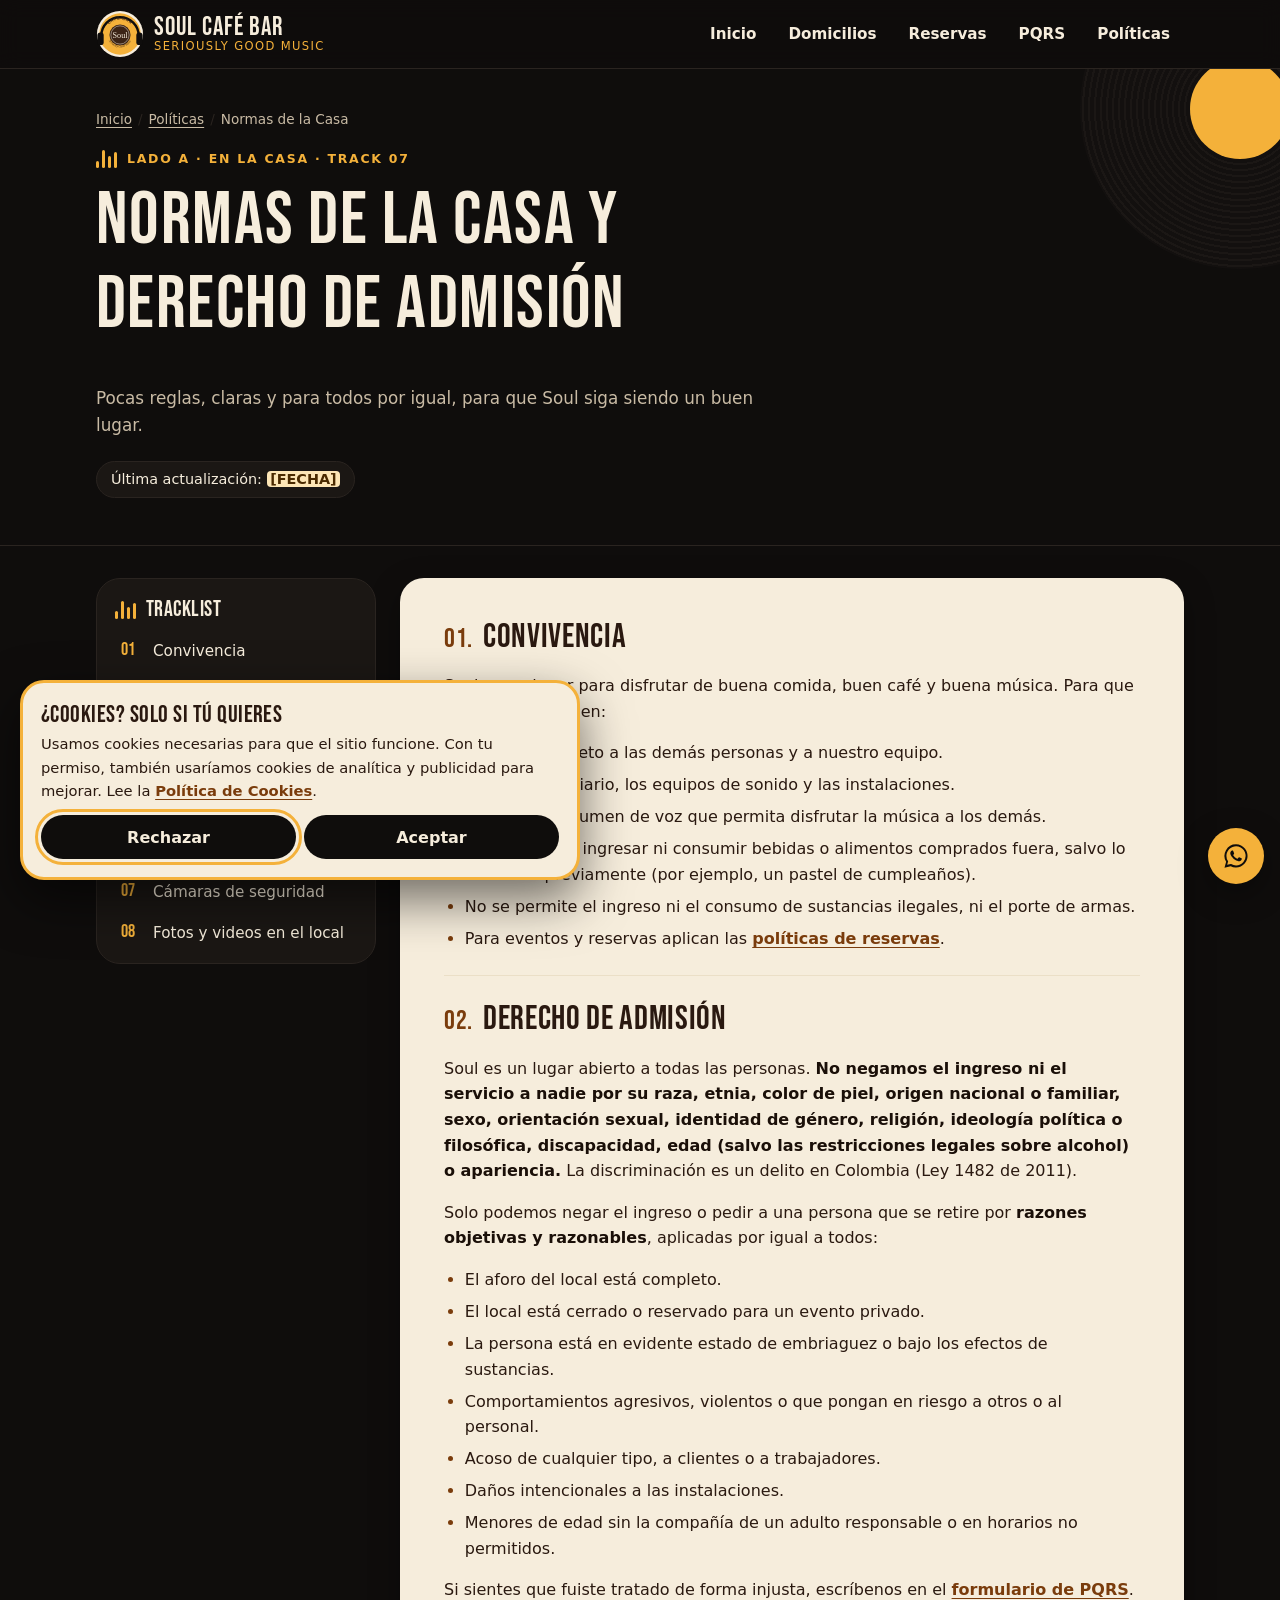
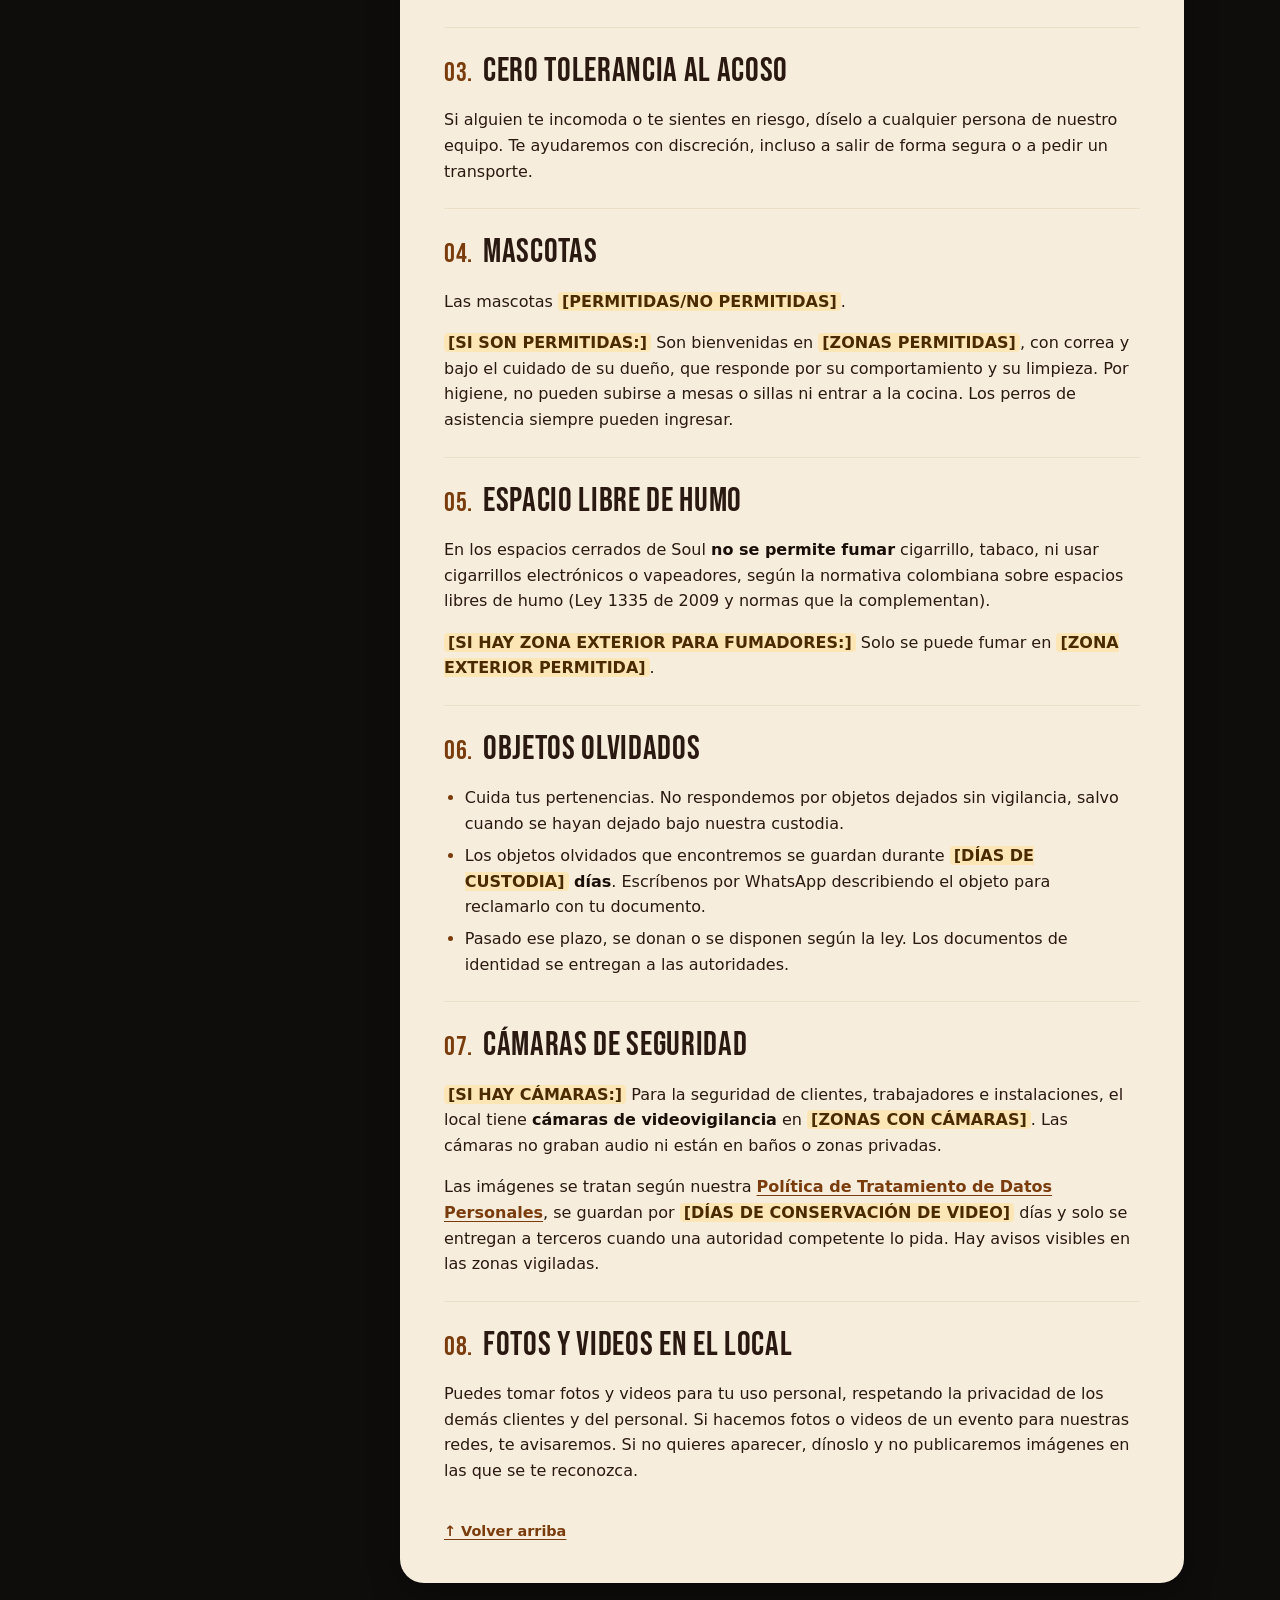
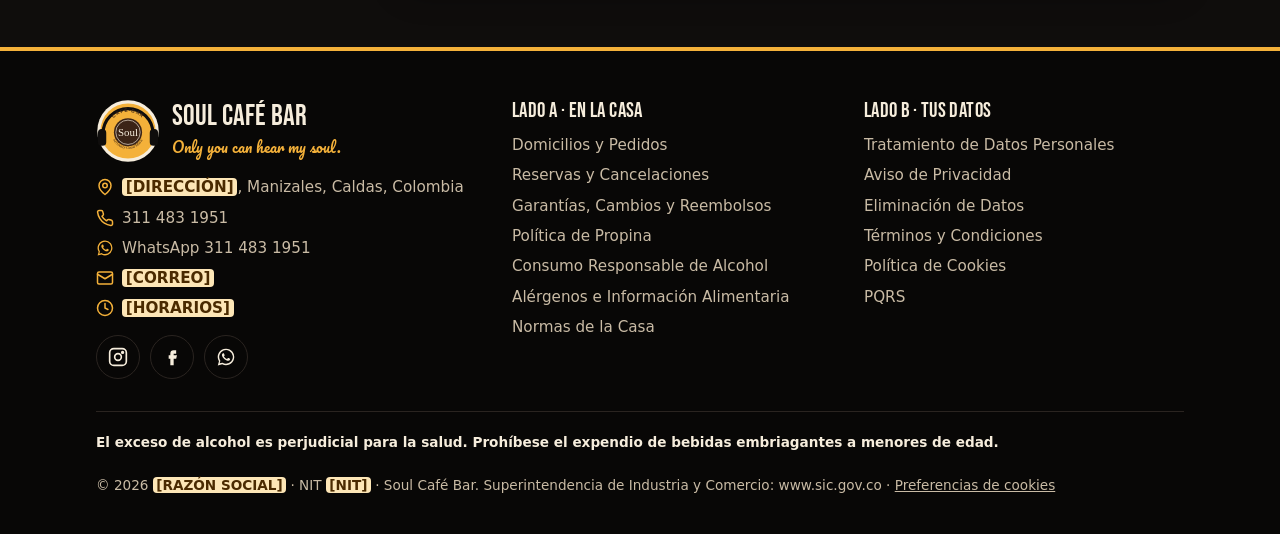
<file: soul-cafe-bar-web/normas.html>
<!DOCTYPE html>
<html lang="es-CO">
<head>
<meta charset="utf-8">
<meta name="viewport" content="width=device-width, initial-scale=1">
<title>Normas de la Casa y Derecho de Admisión | Soul Café Bar Manizales</title>
<meta name="description" content="Normas de la casa de Soul Café Bar en Manizales: convivencia, derecho de admisión sin discriminación, mascotas, espacio libre de humo, objetos olvidados y cámaras.">
<link rel="canonical" href="https://[DOMINIO]/normas.html">
<meta name="theme-color" content="#0f0d0c">
<meta property="og:type" content="website">
<meta property="og:locale" content="es_CO">
<meta property="og:site_name" content="Soul Café Bar">
<meta property="og:title" content="Normas de la Casa y Derecho de Admisión | Soul Café Bar Manizales">
<meta property="og:description" content="Normas de la casa de Soul Café Bar en Manizales: convivencia, derecho de admisión sin discriminación, mascotas, espacio libre de humo, objetos olvidados y cámaras.">
<meta property="og:url" content="https://[DOMINIO]/normas.html">
<meta property="og:image" content="https://[DOMINIO]/assets/og-image.png">
<meta name="twitter:card" content="summary_large_image">
<link rel="icon" href="assets/favicon.svg" type="image/svg+xml">
<link rel="icon" href="assets/favicon.ico" sizes="32x32">
<link rel="apple-touch-icon" href="assets/apple-touch-icon.png">
<link rel="preconnect" href="https://fonts.googleapis.com">
<link rel="preconnect" href="https://fonts.gstatic.com" crossorigin>
<link rel="stylesheet" href="https://fonts.googleapis.com/css2?family=Bebas+Neue&amp;family=Pacifico&amp;display=swap">
<link rel="stylesheet" href="styles.css">
</head>
<body>
<a class="saltar" href="#contenido">Saltar al contenido</a>
<header class="sitio-header">
  <div class="contenedor header-fila">
    <a class="marca" href="index.html" aria-label="Soul Café Bar, ir al inicio">
      <img src="assets/logo.svg" alt="" width="48" height="48">
      <span class="marca-texto"><span class="marca-nombre">Soul Café Bar</span><span class="marca-lema">Seriously Good Music</span></span>
    </a>
    <button class="menu-boton" type="button" aria-expanded="false" aria-controls="menu-principal"><span class="eq" aria-hidden="true"><span></span><span></span><span></span><span></span></span> Menú</button>
    <nav class="menu-principal" id="menu-principal" aria-label="Principal">
      <ul>
        <li><a href="index.html">Inicio</a></li><li><a href="domicilios.html">Domicilios</a></li><li><a href="reservas.html">Reservas</a></li><li><a href="pqrs.html">PQRS</a></li><li><a href="index.html#politicas">Políticas</a></li>
      </ul>
    </nav>
  </div>
</header>
<main id="contenido">
<div class="pol-hero">
  <div class="contenedor">
    <nav class="migas" aria-label="Ruta de navegación"><ol><li><a href="index.html">Inicio</a></li><li><a href="index.html#politicas">Políticas</a></li><li aria-current="page">Normas de la Casa</li></ol></nav>
    <p class="pol-kicker"><span class="eq" aria-hidden="true"><span></span><span></span><span></span><span></span></span> Lado A · En la casa · Track 07</p>
    <h1>Normas de la Casa y Derecho de Admisión</h1>
    <p class="pol-intro">Pocas reglas, claras y para todos por igual, para que Soul siga siendo un buen lugar.</p>
    <p class="actualizacion">Última actualización: <span class="ph">[FECHA]</span></p>
  </div>
</div>
<div class="contenedor pol-layout">
  <nav class="indice" aria-label="Índice de esta política">
    <h2><span class="eq" aria-hidden="true"><span></span><span></span><span></span><span></span></span> Tracklist</h2>
    <ol><li><a href="#convivencia">Convivencia</a></li><li><a href="#admision">Derecho de admisión</a></li><li><a href="#acoso">Cero tolerancia al acoso</a></li><li><a href="#mascotas">Mascotas</a></li><li><a href="#humo">Espacio libre de humo</a></li><li><a href="#objetos">Objetos olvidados</a></li><li><a href="#camaras">Cámaras de seguridad</a></li><li><a href="#fotos">Fotos y videos en el local</a></li></ol>
  </nav>
  <article class="papel">
<section id="convivencia" aria-labelledby="convivencia-t"><h2 id="convivencia-t"><span class="n">01.</span> Convivencia</h2><p>Soul es un lugar para disfrutar de buena comida, buen café y buena música. Para que todos la pasen bien:</p>
<ul>
<li>Trata con respeto a las demás personas y a nuestro equipo.</li>
<li>Cuida el mobiliario, los equipos de sonido y las instalaciones.</li>
<li>Mantén un volumen de voz que permita disfrutar la música a los demás.</li>
<li>No se permite ingresar ni consumir bebidas o alimentos comprados fuera, salvo lo acordado previamente (por ejemplo, un pastel de cumpleaños).</li>
<li>No se permite el ingreso ni el consumo de sustancias ilegales, ni el porte de armas.</li>
<li>Para eventos y reservas aplican las <a href="reservas.html">políticas de reservas</a>.</li>
</ul></section>
<section id="admision" aria-labelledby="admision-t"><h2 id="admision-t"><span class="n">02.</span> Derecho de admisión</h2><p>Soul es un lugar abierto a todas las personas. <strong>No negamos el ingreso ni el servicio a nadie por su raza, etnia, color de piel, origen nacional o familiar, sexo, orientación sexual, identidad de género, religión, ideología política o filosófica, discapacidad, edad (salvo las restricciones legales sobre alcohol) o apariencia.</strong> La discriminación es un delito en Colombia (Ley 1482 de 2011).</p>
<p>Solo podemos negar el ingreso o pedir a una persona que se retire por <strong>razones objetivas y razonables</strong>, aplicadas por igual a todos:</p>
<ul>
<li>El aforo del local está completo.</li>
<li>El local está cerrado o reservado para un evento privado.</li>
<li>La persona está en evidente estado de embriaguez o bajo los efectos de sustancias.</li>
<li>Comportamientos agresivos, violentos o que pongan en riesgo a otros o al personal.</li>
<li>Acoso de cualquier tipo, a clientes o a trabajadores.</li>
<li>Daños intencionales a las instalaciones.</li>
<li>Menores de edad sin la compañía de un adulto responsable o en horarios no permitidos.</li>
</ul>
<p>Si sientes que fuiste tratado de forma injusta, escríbenos en el <a href="pqrs.html">formulario de PQRS</a>.</p></section>
<section id="acoso" aria-labelledby="acoso-t"><h2 id="acoso-t"><span class="n">03.</span> Cero tolerancia al acoso</h2><p>Si alguien te incomoda o te sientes en riesgo, díselo a cualquier persona de nuestro equipo. Te ayudaremos con discreción, incluso a salir de forma segura o a pedir un transporte.</p></section>
<section id="mascotas" aria-labelledby="mascotas-t"><h2 id="mascotas-t"><span class="n">04.</span> Mascotas</h2><p>Las mascotas <strong><span class="ph">[PERMITIDAS/NO PERMITIDAS]</span></strong>.</p>
<p><span class="ph">[SI SON PERMITIDAS:]</span> Son bienvenidas en <span class="ph">[ZONAS PERMITIDAS]</span>, con correa y bajo el cuidado de su dueño, que responde por su comportamiento y su limpieza. Por higiene, no pueden subirse a mesas o sillas ni entrar a la cocina. Los perros de asistencia siempre pueden ingresar.</p></section>
<section id="humo" aria-labelledby="humo-t"><h2 id="humo-t"><span class="n">05.</span> Espacio libre de humo</h2><p>En los espacios cerrados de Soul <strong>no se permite fumar</strong> cigarrillo, tabaco, ni usar cigarrillos electrónicos o vapeadores, según la normativa colombiana sobre espacios libres de humo (Ley 1335 de 2009 y normas que la complementan).</p>
<p><span class="ph">[SI HAY ZONA EXTERIOR PARA FUMADORES:]</span> Solo se puede fumar en <span class="ph">[ZONA EXTERIOR PERMITIDA]</span>.</p></section>
<section id="objetos" aria-labelledby="objetos-t"><h2 id="objetos-t"><span class="n">06.</span> Objetos olvidados</h2><ul>
<li>Cuida tus pertenencias. No respondemos por objetos dejados sin vigilancia, salvo cuando se hayan dejado bajo nuestra custodia.</li>
<li>Los objetos olvidados que encontremos se guardan durante <strong><span class="ph">[DÍAS DE CUSTODIA]</span> días</strong>. Escríbenos por WhatsApp describiendo el objeto para reclamarlo con tu documento.</li>
<li>Pasado ese plazo, se donan o se disponen según la ley. Los documentos de identidad se entregan a las autoridades.</li>
</ul></section>
<section id="camaras" aria-labelledby="camaras-t"><h2 id="camaras-t"><span class="n">07.</span> Cámaras de seguridad</h2><p><span class="ph">[SI HAY CÁMARAS:]</span> Para la seguridad de clientes, trabajadores e instalaciones, el local tiene <strong>cámaras de videovigilancia</strong> en <span class="ph">[ZONAS CON CÁMARAS]</span>. Las cámaras no graban audio ni están en baños o zonas privadas.</p>
<p>Las imágenes se tratan según nuestra <a href="privacidad.html">Política de Tratamiento de Datos Personales</a>, se guardan por <span class="ph">[DÍAS DE CONSERVACIÓN DE VIDEO]</span> días y solo se entregan a terceros cuando una autoridad competente lo pida. Hay avisos visibles en las zonas vigiladas.</p></section>
<section id="fotos" aria-labelledby="fotos-t"><h2 id="fotos-t"><span class="n">08.</span> Fotos y videos en el local</h2><p>Puedes tomar fotos y videos para tu uso personal, respetando la privacidad de los demás clientes y del personal. Si hacemos fotos o videos de un evento para nuestras redes, te avisaremos. Si no quieres aparecer, dínoslo y no publicaremos imágenes en las que se te reconozca.</p></section>

    <a class="volver-arriba" href="#contenido">↑ Volver arriba</a>
  </article>
</div>
<!-- Revisar con abogado antes de publicar -->
</main>
<footer class="sitio-footer">
  <div class="contenedor">
    <div class="footer-grid">
      <div>
        <div class="footer-marca">
          <img src="assets/logo.svg" alt="" width="64" height="64">
          <div><p>Soul Café Bar</p><small>Only you can hear my soul.</small></div>
        </div>
        <ul class="footer-contacto">
          <li><svg viewBox="0 0 24 24" aria-hidden="true" fill="none" stroke="currentColor" stroke-width="2" stroke-linecap="round" stroke-linejoin="round"><path d="M20 10c0 6-8 12-8 12S4 16 4 10a8 8 0 0 1 16 0Z"/><circle cx="12" cy="10" r="3"/></svg><span><span class="ph">[DIRECCIÓN]</span>, Manizales, Caldas, Colombia</span></li>
          <li><svg viewBox="0 0 24 24" aria-hidden="true" fill="none" stroke="currentColor" stroke-width="2" stroke-linecap="round" stroke-linejoin="round"><path d="M22 16.9v3a2 2 0 0 1-2.2 2 19.8 19.8 0 0 1-8.6-3.1 19.5 19.5 0 0 1-6-6A19.8 19.8 0 0 1 2.1 4.2 2 2 0 0 1 4.1 2h3a2 2 0 0 1 2 1.7c.1.9.4 1.8.7 2.7a2 2 0 0 1-.5 2.1L8 9.8a16 16 0 0 0 6 6l1.3-1.3a2 2 0 0 1 2.1-.4c.9.3 1.8.6 2.7.7a2 2 0 0 1 1.7 2Z"/></svg><a href="tel:+573114831951">311 483 1951</a></li>
          <li><svg viewBox="0 0 24 24" aria-hidden="true" fill="currentColor"><path d="M12.04 2a9.9 9.9 0 0 0-8.5 15l-1.4 5.1 5.3-1.4A9.9 9.9 0 1 0 12.04 2Zm0 18.1a8.2 8.2 0 0 1-4.2-1.15l-.3-.18-3.1.82.83-3.04-.2-.31a8.2 8.2 0 1 1 6.97 3.86Zm4.5-6.15c-.25-.12-1.46-.72-1.69-.8-.23-.08-.39-.12-.55.12-.17.25-.64.8-.78.97-.14.17-.29.19-.53.06a6.7 6.7 0 0 1-1.98-1.22 7.4 7.4 0 0 1-1.37-1.7c-.14-.25 0-.38.11-.5.11-.11.25-.29.37-.43.12-.15.16-.25.25-.41.08-.17.04-.31-.02-.43-.06-.12-.55-1.33-.76-1.82-.2-.48-.4-.41-.55-.42h-.47a.9.9 0 0 0-.65.3 2.7 2.7 0 0 0-.85 2.02 4.7 4.7 0 0 0 .99 2.5 10.8 10.8 0 0 0 4.14 3.66c.58.25 1.03.4 1.38.51.58.18 1.1.16 1.52.1.46-.07 1.46-.6 1.66-1.18.21-.58.21-1.07.15-1.18-.06-.1-.22-.16-.47-.29Z"/></svg><a href="https://wa.me/573114831951" target="_blank" rel="noopener">WhatsApp 311 483 1951</a></li>
          <li><svg viewBox="0 0 24 24" aria-hidden="true" fill="none" stroke="currentColor" stroke-width="2" stroke-linecap="round" stroke-linejoin="round"><rect x="2" y="4" width="20" height="16" rx="2"/><path d="m22 7-10 6L2 7"/></svg><a href="mailto:[CORREO]"><span class="ph">[CORREO]</span></a></li>
          <li><svg viewBox="0 0 24 24" aria-hidden="true" fill="none" stroke="currentColor" stroke-width="2" stroke-linecap="round" stroke-linejoin="round"><circle cx="12" cy="12" r="10"/><path d="M12 6v6l4 2"/></svg><span><span class="ph">[HORARIOS]</span></span></li>
        </ul>
        <div class="redes">
          <a href="https://www.instagram.com/soulsgm/" target="_blank" rel="noopener" aria-label="Instagram de Soul Café Bar"><svg viewBox="0 0 24 24" aria-hidden="true" fill="none" stroke="currentColor" stroke-width="2" stroke-linecap="round" stroke-linejoin="round"><rect x="2" y="2" width="20" height="20" rx="5"/><circle cx="12" cy="12" r="4"/><circle cx="17.5" cy="6.5" r="1" fill="currentColor"/></svg></a>
          <a href="[FACEBOOK]" target="_blank" rel="noopener" aria-label="Facebook de Soul Café Bar"><svg viewBox="0 0 24 24" aria-hidden="true" fill="currentColor"><path d="M14 8h3V4h-3a4 4 0 0 0-4 4v2H8v4h2v8h4v-8h3l1-4h-4V8a0 0 0 0 1 0 0Z"/></svg></a>
          <a href="https://wa.me/573114831951" target="_blank" rel="noopener" aria-label="WhatsApp de Soul Café Bar"><svg viewBox="0 0 24 24" aria-hidden="true" fill="currentColor"><path d="M12.04 2a9.9 9.9 0 0 0-8.5 15l-1.4 5.1 5.3-1.4A9.9 9.9 0 1 0 12.04 2Zm0 18.1a8.2 8.2 0 0 1-4.2-1.15l-.3-.18-3.1.82.83-3.04-.2-.31a8.2 8.2 0 1 1 6.97 3.86Zm4.5-6.15c-.25-.12-1.46-.72-1.69-.8-.23-.08-.39-.12-.55.12-.17.25-.64.8-.78.97-.14.17-.29.19-.53.06a6.7 6.7 0 0 1-1.98-1.22 7.4 7.4 0 0 1-1.37-1.7c-.14-.25 0-.38.11-.5.11-.11.25-.29.37-.43.12-.15.16-.25.25-.41.08-.17.04-.31-.02-.43-.06-.12-.55-1.33-.76-1.82-.2-.48-.4-.41-.55-.42h-.47a.9.9 0 0 0-.65.3 2.7 2.7 0 0 0-.85 2.02 4.7 4.7 0 0 0 .99 2.5 10.8 10.8 0 0 0 4.14 3.66c.58.25 1.03.4 1.38.51.58.18 1.1.16 1.52.1.46-.07 1.46-.6 1.66-1.18.21-.58.21-1.07.15-1.18-.06-.1-.22-.16-.47-.29Z"/></svg></a>
        </div>
      </div>
      <nav aria-label="Políticas de servicio">
        <h2>Lado A · En la casa</h2>
        <ul><li><a href="domicilios.html">Domicilios y Pedidos</a></li><li><a href="reservas.html">Reservas y Cancelaciones</a></li><li><a href="reembolsos.html">Garantías, Cambios y Reembolsos</a></li><li><a href="propinas.html">Política de Propina</a></li><li><a href="alcohol.html">Consumo Responsable de Alcohol</a></li><li><a href="alergenos.html">Alérgenos e Información Alimentaria</a></li><li><a href="normas.html">Normas de la Casa</a></li></ul>
      </nav>
      <nav aria-label="Políticas de datos y derechos">
        <h2>Lado B · Tus datos</h2>
        <ul><li><a href="privacidad.html">Tratamiento de Datos Personales</a></li><li><a href="aviso-privacidad.html">Aviso de Privacidad</a></li><li><a href="eliminacion-datos.html">Eliminación de Datos</a></li><li><a href="terminos.html">Términos y Condiciones</a></li><li><a href="cookies.html">Política de Cookies</a></li><li><a href="pqrs.html">PQRS</a></li></ul>
      </nav>
    </div>
    <div class="footer-legal">
      <p class="footer-alcohol">El exceso de alcohol es perjudicial para la salud. Prohíbese el expendio de bebidas embriagantes a menores de edad.</p>
      <p>© <span id="anio">2026</span> <span class="ph">[RAZÓN SOCIAL]</span> · NIT <span class="ph">[NIT]</span> · Soul Café Bar. Superintendencia de Industria y Comercio: <a href="https://www.sic.gov.co" target="_blank" rel="noopener">www.sic.gov.co</a> · <button class="boton-enlace" type="button" data-abrir-cookies>Preferencias de cookies</button></p>
    </div>
  </div>
</footer>
<a class="wa-flotante" href="https://wa.me/573114831951" target="_blank" rel="noopener" aria-label="Escríbenos por WhatsApp"><svg viewBox="0 0 24 24" aria-hidden="true" fill="currentColor"><path d="M12.04 2a9.9 9.9 0 0 0-8.5 15l-1.4 5.1 5.3-1.4A9.9 9.9 0 1 0 12.04 2Zm0 18.1a8.2 8.2 0 0 1-4.2-1.15l-.3-.18-3.1.82.83-3.04-.2-.31a8.2 8.2 0 1 1 6.97 3.86Zm4.5-6.15c-.25-.12-1.46-.72-1.69-.8-.23-.08-.39-.12-.55.12-.17.25-.64.8-.78.97-.14.17-.29.19-.53.06a6.7 6.7 0 0 1-1.98-1.22 7.4 7.4 0 0 1-1.37-1.7c-.14-.25 0-.38.11-.5.11-.11.25-.29.37-.43.12-.15.16-.25.25-.41.08-.17.04-.31-.02-.43-.06-.12-.55-1.33-.76-1.82-.2-.48-.4-.41-.55-.42h-.47a.9.9 0 0 0-.65.3 2.7 2.7 0 0 0-.85 2.02 4.7 4.7 0 0 0 .99 2.5 10.8 10.8 0 0 0 4.14 3.66c.58.25 1.03.4 1.38.51.58.18 1.1.16 1.52.1.46-.07 1.46-.6 1.66-1.18.21-.58.21-1.07.15-1.18-.06-.1-.22-.16-.47-.29Z"/></svg></a>
<div class="cookie-banner" id="cookie-banner" role="dialog" aria-labelledby="cookie-titulo" aria-describedby="cookie-texto" hidden>
  <h2 id="cookie-titulo">¿Cookies? Solo si tú quieres</h2>
  <p id="cookie-texto">Usamos cookies necesarias para que el sitio funcione. Con tu permiso, también usaríamos cookies de analítica y publicidad para mejorar. Lee la <a href="cookies.html">Política de Cookies</a>.</p>
  <div class="botones">
    <button class="boton boton-oscuro" type="button" data-cookies="rechazar">Rechazar</button>
    <button class="boton boton-oscuro" type="button" data-cookies="aceptar">Aceptar</button>
  </div>
</div>
<script src="main.js" defer></script>
</body>
</html>
</file>
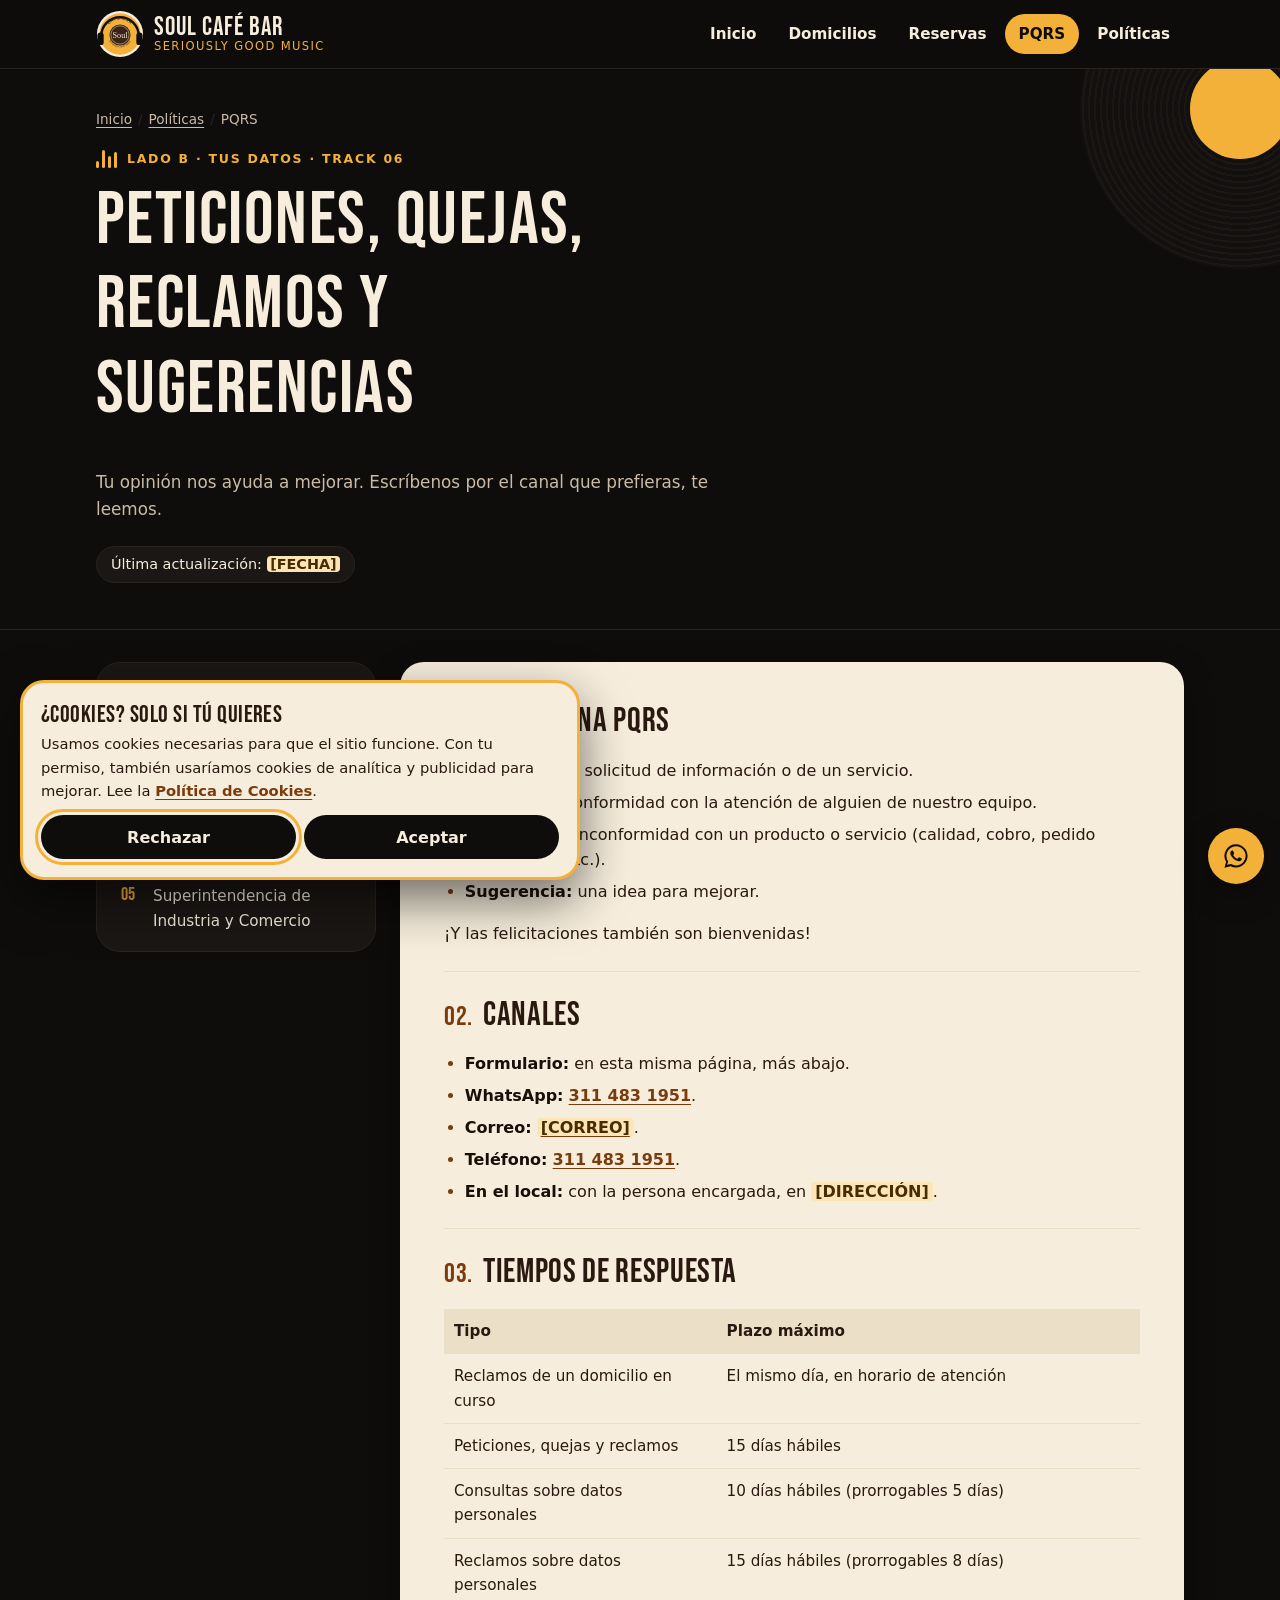
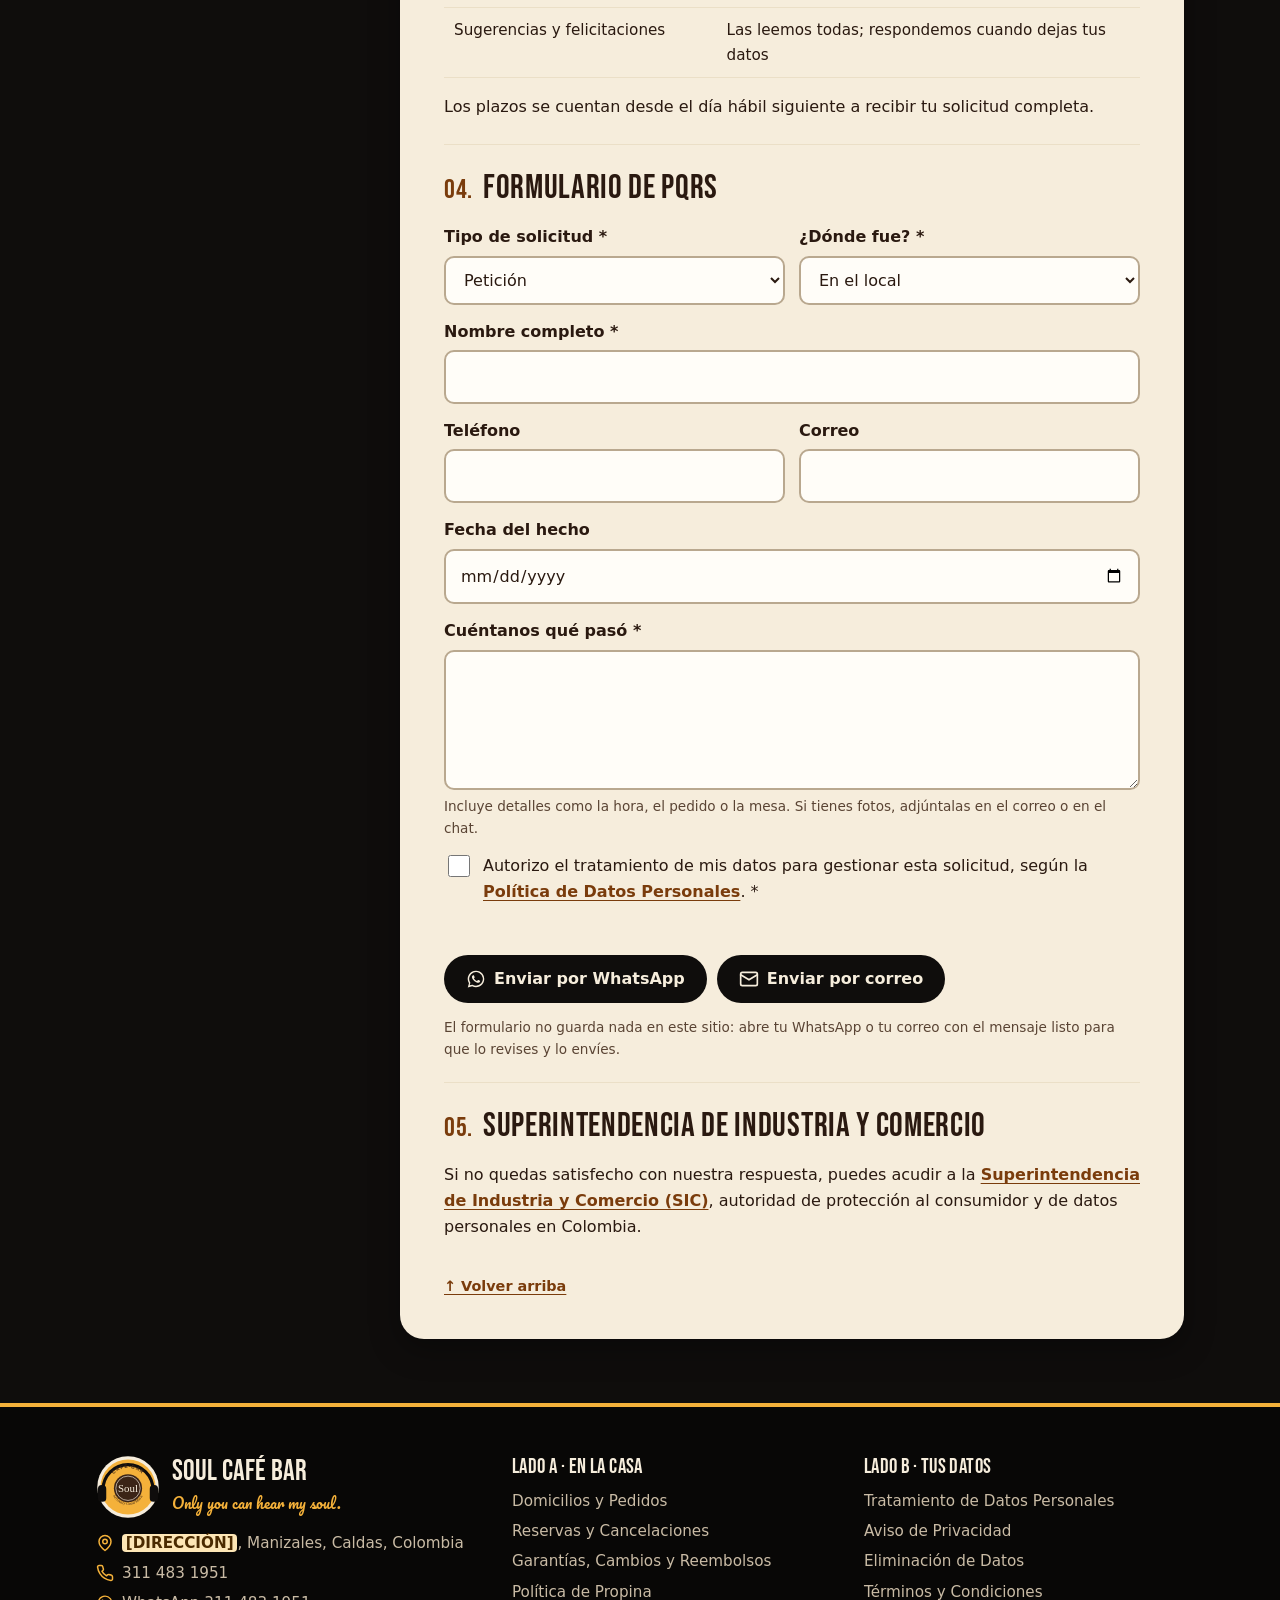
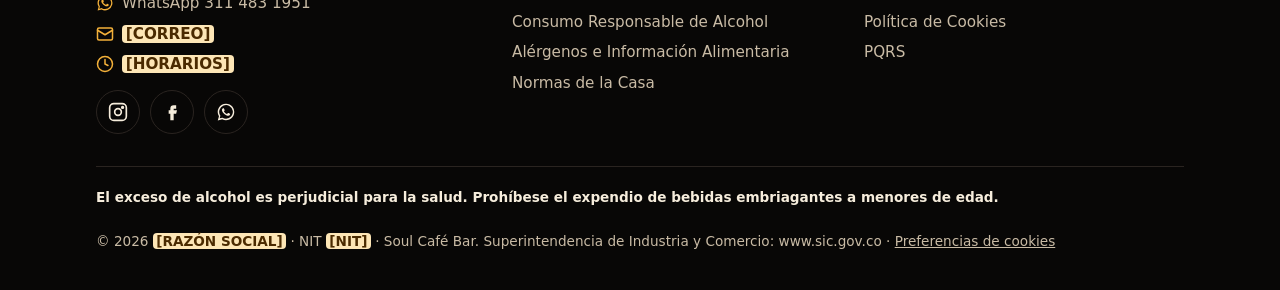
<file: soul-cafe-bar-web/pqrs.html>
<!DOCTYPE html>
<html lang="es-CO">
<head>
<meta charset="utf-8">
<meta name="viewport" content="width=device-width, initial-scale=1">
<title>Peticiones, Quejas, Reclamos y Sugerencias | Soul Café Bar Manizales</title>
<meta name="description" content="PQRS de Soul Café Bar: canales, tiempos de respuesta y formulario para enviar peticiones, quejas, reclamos y sugerencias por WhatsApp o correo.">
<link rel="canonical" href="https://[DOMINIO]/pqrs.html">
<meta name="theme-color" content="#0f0d0c">
<meta property="og:type" content="website">
<meta property="og:locale" content="es_CO">
<meta property="og:site_name" content="Soul Café Bar">
<meta property="og:title" content="Peticiones, Quejas, Reclamos y Sugerencias | Soul Café Bar Manizales">
<meta property="og:description" content="PQRS de Soul Café Bar: canales, tiempos de respuesta y formulario para enviar peticiones, quejas, reclamos y sugerencias por WhatsApp o correo.">
<meta property="og:url" content="https://[DOMINIO]/pqrs.html">
<meta property="og:image" content="https://[DOMINIO]/assets/og-image.png">
<meta name="twitter:card" content="summary_large_image">
<link rel="icon" href="assets/favicon.svg" type="image/svg+xml">
<link rel="icon" href="assets/favicon.ico" sizes="32x32">
<link rel="apple-touch-icon" href="assets/apple-touch-icon.png">
<link rel="preconnect" href="https://fonts.googleapis.com">
<link rel="preconnect" href="https://fonts.gstatic.com" crossorigin>
<link rel="stylesheet" href="https://fonts.googleapis.com/css2?family=Bebas+Neue&amp;family=Pacifico&amp;display=swap">
<link rel="stylesheet" href="styles.css">
</head>
<body>
<a class="saltar" href="#contenido">Saltar al contenido</a>
<header class="sitio-header">
  <div class="contenedor header-fila">
    <a class="marca" href="index.html" aria-label="Soul Café Bar, ir al inicio">
      <img src="assets/logo.svg" alt="" width="48" height="48">
      <span class="marca-texto"><span class="marca-nombre">Soul Café Bar</span><span class="marca-lema">Seriously Good Music</span></span>
    </a>
    <button class="menu-boton" type="button" aria-expanded="false" aria-controls="menu-principal"><span class="eq" aria-hidden="true"><span></span><span></span><span></span><span></span></span> Menú</button>
    <nav class="menu-principal" id="menu-principal" aria-label="Principal">
      <ul>
        <li><a href="index.html">Inicio</a></li><li><a href="domicilios.html">Domicilios</a></li><li><a href="reservas.html">Reservas</a></li><li><a href="pqrs.html" aria-current="page">PQRS</a></li><li><a href="index.html#politicas">Políticas</a></li>
      </ul>
    </nav>
  </div>
</header>
<main id="contenido">
<div class="pol-hero">
  <div class="contenedor">
    <nav class="migas" aria-label="Ruta de navegación"><ol><li><a href="index.html">Inicio</a></li><li><a href="index.html#politicas">Políticas</a></li><li aria-current="page">PQRS</li></ol></nav>
    <p class="pol-kicker"><span class="eq" aria-hidden="true"><span></span><span></span><span></span><span></span></span> Lado B · Tus datos · Track 06</p>
    <h1>Peticiones, Quejas, Reclamos y Sugerencias</h1>
    <p class="pol-intro">Tu opinión nos ayuda a mejorar. Escríbenos por el canal que prefieras, te leemos.</p>
    <p class="actualizacion">Última actualización: <span class="ph">[FECHA]</span></p>
  </div>
</div>
<div class="contenedor pol-layout">
  <nav class="indice" aria-label="Índice de esta política">
    <h2><span class="eq" aria-hidden="true"><span></span><span></span><span></span><span></span></span> Tracklist</h2>
    <ol><li><a href="#que-es">Qué es una PQRS</a></li><li><a href="#canales">Canales</a></li><li><a href="#tiempos">Tiempos de respuesta</a></li><li><a href="#formulario">Formulario de PQRS</a></li><li><a href="#sic">Superintendencia de Industria y Comercio</a></li></ol>
  </nav>
  <article class="papel">
<section id="que-es" aria-labelledby="que-es-t"><h2 id="que-es-t"><span class="n">01.</span> Qué es una PQRS</h2><ul>
<li><strong>Petición:</strong> una solicitud de información o de un servicio.</li>
<li><strong>Queja:</strong> tu inconformidad con la atención de alguien de nuestro equipo.</li>
<li><strong>Reclamo:</strong> tu inconformidad con un producto o servicio (calidad, cobro, pedido incompleto, etc.).</li>
<li><strong>Sugerencia:</strong> una idea para mejorar.</li>
</ul>
<p>¡Y las felicitaciones también son bienvenidas!</p></section>
<section id="canales" aria-labelledby="canales-t"><h2 id="canales-t"><span class="n">02.</span> Canales</h2><ul>
<li><strong>Formulario:</strong> en esta misma página, más abajo.</li>
<li><strong>WhatsApp:</strong> <a href="https://wa.me/573114831951" target="_blank" rel="noopener">311 483 1951</a>.</li>
<li><strong>Correo:</strong> <a href="mailto:[CORREO]"><span class="ph">[CORREO]</span></a>.</li>
<li><strong>Teléfono:</strong> <a href="tel:+573114831951">311 483 1951</a>.</li>
<li><strong>En el local:</strong> con la persona encargada, en <span class="ph">[DIRECCIÓN]</span>.</li>
</ul></section>
<section id="tiempos" aria-labelledby="tiempos-t"><h2 id="tiempos-t"><span class="n">03.</span> Tiempos de respuesta</h2><div class="tabla-wrap"><table>
<thead><tr><th scope="col">Tipo</th><th scope="col">Plazo máximo</th></tr></thead>
<tbody>
<tr><td>Reclamos de un domicilio en curso</td><td>El mismo día, en horario de atención</td></tr>
<tr><td>Peticiones, quejas y reclamos</td><td>15 días hábiles</td></tr>
<tr><td>Consultas sobre datos personales</td><td>10 días hábiles (prorrogables 5 días)</td></tr>
<tr><td>Reclamos sobre datos personales</td><td>15 días hábiles (prorrogables 8 días)</td></tr>
<tr><td>Sugerencias y felicitaciones</td><td>Las leemos todas; respondemos cuando dejas tus datos</td></tr>
</tbody></table></div>
<p>Los plazos se cuentan desde el día hábil siguiente a recibir tu solicitud completa.</p></section>
<section id="formulario" aria-labelledby="formulario-t"><h2 id="formulario-t"><span class="n">04.</span> Formulario de PQRS</h2><form class="form" id="form-pqrs" novalidate>
  <div class="form-grid-2">
    <div class="campo"><label for="tipo">Tipo de solicitud *</label>
      <select id="tipo" name="tipo" required>
        <option value="Petición">Petición</option><option value="Queja">Queja</option><option value="Reclamo">Reclamo</option><option value="Sugerencia">Sugerencia</option><option value="Felicitación">Felicitación</option><option value="Solicitud sobre datos personales">Solicitud sobre datos personales</option>
      </select></div>
    <div class="campo"><label for="canal">¿Dónde fue? *</label>
      <select id="canal" name="canal" required>
        <option value="En el local">En el local</option><option value="Domicilio propio">Domicilio propio</option><option value="Rappi u otra plataforma">Rappi u otra plataforma</option><option value="WhatsApp o redes">WhatsApp o redes</option><option value="Otro">Otro</option>
      </select></div>
  </div>
  <div class="campo"><label for="nombre">Nombre completo *</label><input id="nombre" name="nombre" type="text" autocomplete="name" required></div>
  <div class="form-grid-2">
    <div class="campo"><label for="telefono">Teléfono</label><input id="telefono" name="telefono" type="tel" autocomplete="tel" inputmode="tel"></div>
    <div class="campo"><label for="correo">Correo</label><input id="correo" name="correo" type="email" autocomplete="email"></div>
  </div>
  <div class="campo"><label for="fecha">Fecha del hecho</label><input id="fecha" name="fecha" type="date"></div>
  <div class="campo"><label for="mensaje">Cuéntanos qué pasó *</label><textarea id="mensaje" name="mensaje" required aria-describedby="ayuda-mensaje"></textarea>
    <span class="ayuda" id="ayuda-mensaje">Incluye detalles como la hora, el pedido o la mesa. Si tienes fotos, adjúntalas en el correo o en el chat.</span></div>
  <div class="campo-check"><input id="acepto" name="acepto" type="checkbox" required><label for="acepto">Autorizo el tratamiento de mis datos para gestionar esta solicitud, según la <a href="privacidad.html">Política de Datos Personales</a>. *</label></div>
  <p class="form-error" id="form-error" role="alert"></p>
  <div class="botones">
    <button class="boton boton-oscuro" type="submit" value="whatsapp"><svg viewBox="0 0 24 24" aria-hidden="true" fill="currentColor"><path d="M12.04 2a9.9 9.9 0 0 0-8.5 15l-1.4 5.1 5.3-1.4A9.9 9.9 0 1 0 12.04 2Zm0 18.1a8.2 8.2 0 0 1-4.2-1.15l-.3-.18-3.1.82.83-3.04-.2-.31a8.2 8.2 0 1 1 6.97 3.86Zm4.5-6.15c-.25-.12-1.46-.72-1.69-.8-.23-.08-.39-.12-.55.12-.17.25-.64.8-.78.97-.14.17-.29.19-.53.06a6.7 6.7 0 0 1-1.98-1.22 7.4 7.4 0 0 1-1.37-1.7c-.14-.25 0-.38.11-.5.11-.11.25-.29.37-.43.12-.15.16-.25.25-.41.08-.17.04-.31-.02-.43-.06-.12-.55-1.33-.76-1.82-.2-.48-.4-.41-.55-.42h-.47a.9.9 0 0 0-.65.3 2.7 2.7 0 0 0-.85 2.02 4.7 4.7 0 0 0 .99 2.5 10.8 10.8 0 0 0 4.14 3.66c.58.25 1.03.4 1.38.51.58.18 1.1.16 1.52.1.46-.07 1.46-.6 1.66-1.18.21-.58.21-1.07.15-1.18-.06-.1-.22-.16-.47-.29Z"/></svg> Enviar por WhatsApp</button>
    <button class="boton boton-oscuro" type="submit" value="correo"><svg viewBox="0 0 24 24" aria-hidden="true" fill="none" stroke="currentColor" stroke-width="2" stroke-linecap="round" stroke-linejoin="round"><rect x="2" y="4" width="20" height="16" rx="2"/><path d="m22 7-10 6L2 7"/></svg> Enviar por correo</button>
  </div>
  <p class="ayuda">El formulario no guarda nada en este sitio: abre tu WhatsApp o tu correo con el mensaje listo para que lo revises y lo envíes.</p>
</form></section>
<section id="sic" aria-labelledby="sic-t"><h2 id="sic-t"><span class="n">05.</span> Superintendencia de Industria y Comercio</h2><p>Si no quedas satisfecho con nuestra respuesta, puedes acudir a la <a href="https://www.sic.gov.co" target="_blank" rel="noopener">Superintendencia de Industria y Comercio (SIC)</a>, autoridad de protección al consumidor y de datos personales en Colombia.</p></section>

    <a class="volver-arriba" href="#contenido">↑ Volver arriba</a>
  </article>
</div>
<!-- Revisar con abogado antes de publicar -->
</main>
<footer class="sitio-footer">
  <div class="contenedor">
    <div class="footer-grid">
      <div>
        <div class="footer-marca">
          <img src="assets/logo.svg" alt="" width="64" height="64">
          <div><p>Soul Café Bar</p><small>Only you can hear my soul.</small></div>
        </div>
        <ul class="footer-contacto">
          <li><svg viewBox="0 0 24 24" aria-hidden="true" fill="none" stroke="currentColor" stroke-width="2" stroke-linecap="round" stroke-linejoin="round"><path d="M20 10c0 6-8 12-8 12S4 16 4 10a8 8 0 0 1 16 0Z"/><circle cx="12" cy="10" r="3"/></svg><span><span class="ph">[DIRECCIÓN]</span>, Manizales, Caldas, Colombia</span></li>
          <li><svg viewBox="0 0 24 24" aria-hidden="true" fill="none" stroke="currentColor" stroke-width="2" stroke-linecap="round" stroke-linejoin="round"><path d="M22 16.9v3a2 2 0 0 1-2.2 2 19.8 19.8 0 0 1-8.6-3.1 19.5 19.5 0 0 1-6-6A19.8 19.8 0 0 1 2.1 4.2 2 2 0 0 1 4.1 2h3a2 2 0 0 1 2 1.7c.1.9.4 1.8.7 2.7a2 2 0 0 1-.5 2.1L8 9.8a16 16 0 0 0 6 6l1.3-1.3a2 2 0 0 1 2.1-.4c.9.3 1.8.6 2.7.7a2 2 0 0 1 1.7 2Z"/></svg><a href="tel:+573114831951">311 483 1951</a></li>
          <li><svg viewBox="0 0 24 24" aria-hidden="true" fill="currentColor"><path d="M12.04 2a9.9 9.9 0 0 0-8.5 15l-1.4 5.1 5.3-1.4A9.9 9.9 0 1 0 12.04 2Zm0 18.1a8.2 8.2 0 0 1-4.2-1.15l-.3-.18-3.1.82.83-3.04-.2-.31a8.2 8.2 0 1 1 6.97 3.86Zm4.5-6.15c-.25-.12-1.46-.72-1.69-.8-.23-.08-.39-.12-.55.12-.17.25-.64.8-.78.97-.14.17-.29.19-.53.06a6.7 6.7 0 0 1-1.98-1.22 7.4 7.4 0 0 1-1.37-1.7c-.14-.25 0-.38.11-.5.11-.11.25-.29.37-.43.12-.15.16-.25.25-.41.08-.17.04-.31-.02-.43-.06-.12-.55-1.33-.76-1.82-.2-.48-.4-.41-.55-.42h-.47a.9.9 0 0 0-.65.3 2.7 2.7 0 0 0-.85 2.02 4.7 4.7 0 0 0 .99 2.5 10.8 10.8 0 0 0 4.14 3.66c.58.25 1.03.4 1.38.51.58.18 1.1.16 1.52.1.46-.07 1.46-.6 1.66-1.18.21-.58.21-1.07.15-1.18-.06-.1-.22-.16-.47-.29Z"/></svg><a href="https://wa.me/573114831951" target="_blank" rel="noopener">WhatsApp 311 483 1951</a></li>
          <li><svg viewBox="0 0 24 24" aria-hidden="true" fill="none" stroke="currentColor" stroke-width="2" stroke-linecap="round" stroke-linejoin="round"><rect x="2" y="4" width="20" height="16" rx="2"/><path d="m22 7-10 6L2 7"/></svg><a href="mailto:[CORREO]"><span class="ph">[CORREO]</span></a></li>
          <li><svg viewBox="0 0 24 24" aria-hidden="true" fill="none" stroke="currentColor" stroke-width="2" stroke-linecap="round" stroke-linejoin="round"><circle cx="12" cy="12" r="10"/><path d="M12 6v6l4 2"/></svg><span><span class="ph">[HORARIOS]</span></span></li>
        </ul>
        <div class="redes">
          <a href="https://www.instagram.com/soulsgm/" target="_blank" rel="noopener" aria-label="Instagram de Soul Café Bar"><svg viewBox="0 0 24 24" aria-hidden="true" fill="none" stroke="currentColor" stroke-width="2" stroke-linecap="round" stroke-linejoin="round"><rect x="2" y="2" width="20" height="20" rx="5"/><circle cx="12" cy="12" r="4"/><circle cx="17.5" cy="6.5" r="1" fill="currentColor"/></svg></a>
          <a href="[FACEBOOK]" target="_blank" rel="noopener" aria-label="Facebook de Soul Café Bar"><svg viewBox="0 0 24 24" aria-hidden="true" fill="currentColor"><path d="M14 8h3V4h-3a4 4 0 0 0-4 4v2H8v4h2v8h4v-8h3l1-4h-4V8a0 0 0 0 1 0 0Z"/></svg></a>
          <a href="https://wa.me/573114831951" target="_blank" rel="noopener" aria-label="WhatsApp de Soul Café Bar"><svg viewBox="0 0 24 24" aria-hidden="true" fill="currentColor"><path d="M12.04 2a9.9 9.9 0 0 0-8.5 15l-1.4 5.1 5.3-1.4A9.9 9.9 0 1 0 12.04 2Zm0 18.1a8.2 8.2 0 0 1-4.2-1.15l-.3-.18-3.1.82.83-3.04-.2-.31a8.2 8.2 0 1 1 6.97 3.86Zm4.5-6.15c-.25-.12-1.46-.72-1.69-.8-.23-.08-.39-.12-.55.12-.17.25-.64.8-.78.97-.14.17-.29.19-.53.06a6.7 6.7 0 0 1-1.98-1.22 7.4 7.4 0 0 1-1.37-1.7c-.14-.25 0-.38.11-.5.11-.11.25-.29.37-.43.12-.15.16-.25.25-.41.08-.17.04-.31-.02-.43-.06-.12-.55-1.33-.76-1.82-.2-.48-.4-.41-.55-.42h-.47a.9.9 0 0 0-.65.3 2.7 2.7 0 0 0-.85 2.02 4.7 4.7 0 0 0 .99 2.5 10.8 10.8 0 0 0 4.14 3.66c.58.25 1.03.4 1.38.51.58.18 1.1.16 1.52.1.46-.07 1.46-.6 1.66-1.18.21-.58.21-1.07.15-1.18-.06-.1-.22-.16-.47-.29Z"/></svg></a>
        </div>
      </div>
      <nav aria-label="Políticas de servicio">
        <h2>Lado A · En la casa</h2>
        <ul><li><a href="domicilios.html">Domicilios y Pedidos</a></li><li><a href="reservas.html">Reservas y Cancelaciones</a></li><li><a href="reembolsos.html">Garantías, Cambios y Reembolsos</a></li><li><a href="propinas.html">Política de Propina</a></li><li><a href="alcohol.html">Consumo Responsable de Alcohol</a></li><li><a href="alergenos.html">Alérgenos e Información Alimentaria</a></li><li><a href="normas.html">Normas de la Casa</a></li></ul>
      </nav>
      <nav aria-label="Políticas de datos y derechos">
        <h2>Lado B · Tus datos</h2>
        <ul><li><a href="privacidad.html">Tratamiento de Datos Personales</a></li><li><a href="aviso-privacidad.html">Aviso de Privacidad</a></li><li><a href="eliminacion-datos.html">Eliminación de Datos</a></li><li><a href="terminos.html">Términos y Condiciones</a></li><li><a href="cookies.html">Política de Cookies</a></li><li><a href="pqrs.html">PQRS</a></li></ul>
      </nav>
    </div>
    <div class="footer-legal">
      <p class="footer-alcohol">El exceso de alcohol es perjudicial para la salud. Prohíbese el expendio de bebidas embriagantes a menores de edad.</p>
      <p>© <span id="anio">2026</span> <span class="ph">[RAZÓN SOCIAL]</span> · NIT <span class="ph">[NIT]</span> · Soul Café Bar. Superintendencia de Industria y Comercio: <a href="https://www.sic.gov.co" target="_blank" rel="noopener">www.sic.gov.co</a> · <button class="boton-enlace" type="button" data-abrir-cookies>Preferencias de cookies</button></p>
    </div>
  </div>
</footer>
<a class="wa-flotante" href="https://wa.me/573114831951" target="_blank" rel="noopener" aria-label="Escríbenos por WhatsApp"><svg viewBox="0 0 24 24" aria-hidden="true" fill="currentColor"><path d="M12.04 2a9.9 9.9 0 0 0-8.5 15l-1.4 5.1 5.3-1.4A9.9 9.9 0 1 0 12.04 2Zm0 18.1a8.2 8.2 0 0 1-4.2-1.15l-.3-.18-3.1.82.83-3.04-.2-.31a8.2 8.2 0 1 1 6.97 3.86Zm4.5-6.15c-.25-.12-1.46-.72-1.69-.8-.23-.08-.39-.12-.55.12-.17.25-.64.8-.78.97-.14.17-.29.19-.53.06a6.7 6.7 0 0 1-1.98-1.22 7.4 7.4 0 0 1-1.37-1.7c-.14-.25 0-.38.11-.5.11-.11.25-.29.37-.43.12-.15.16-.25.25-.41.08-.17.04-.31-.02-.43-.06-.12-.55-1.33-.76-1.82-.2-.48-.4-.41-.55-.42h-.47a.9.9 0 0 0-.65.3 2.7 2.7 0 0 0-.85 2.02 4.7 4.7 0 0 0 .99 2.5 10.8 10.8 0 0 0 4.14 3.66c.58.25 1.03.4 1.38.51.58.18 1.1.16 1.52.1.46-.07 1.46-.6 1.66-1.18.21-.58.21-1.07.15-1.18-.06-.1-.22-.16-.47-.29Z"/></svg></a>
<div class="cookie-banner" id="cookie-banner" role="dialog" aria-labelledby="cookie-titulo" aria-describedby="cookie-texto" hidden>
  <h2 id="cookie-titulo">¿Cookies? Solo si tú quieres</h2>
  <p id="cookie-texto">Usamos cookies necesarias para que el sitio funcione. Con tu permiso, también usaríamos cookies de analítica y publicidad para mejorar. Lee la <a href="cookies.html">Política de Cookies</a>.</p>
  <div class="botones">
    <button class="boton boton-oscuro" type="button" data-cookies="rechazar">Rechazar</button>
    <button class="boton boton-oscuro" type="button" data-cookies="aceptar">Aceptar</button>
  </div>
</div>
<script src="main.js" defer></script>
</body>
</html>
</file>
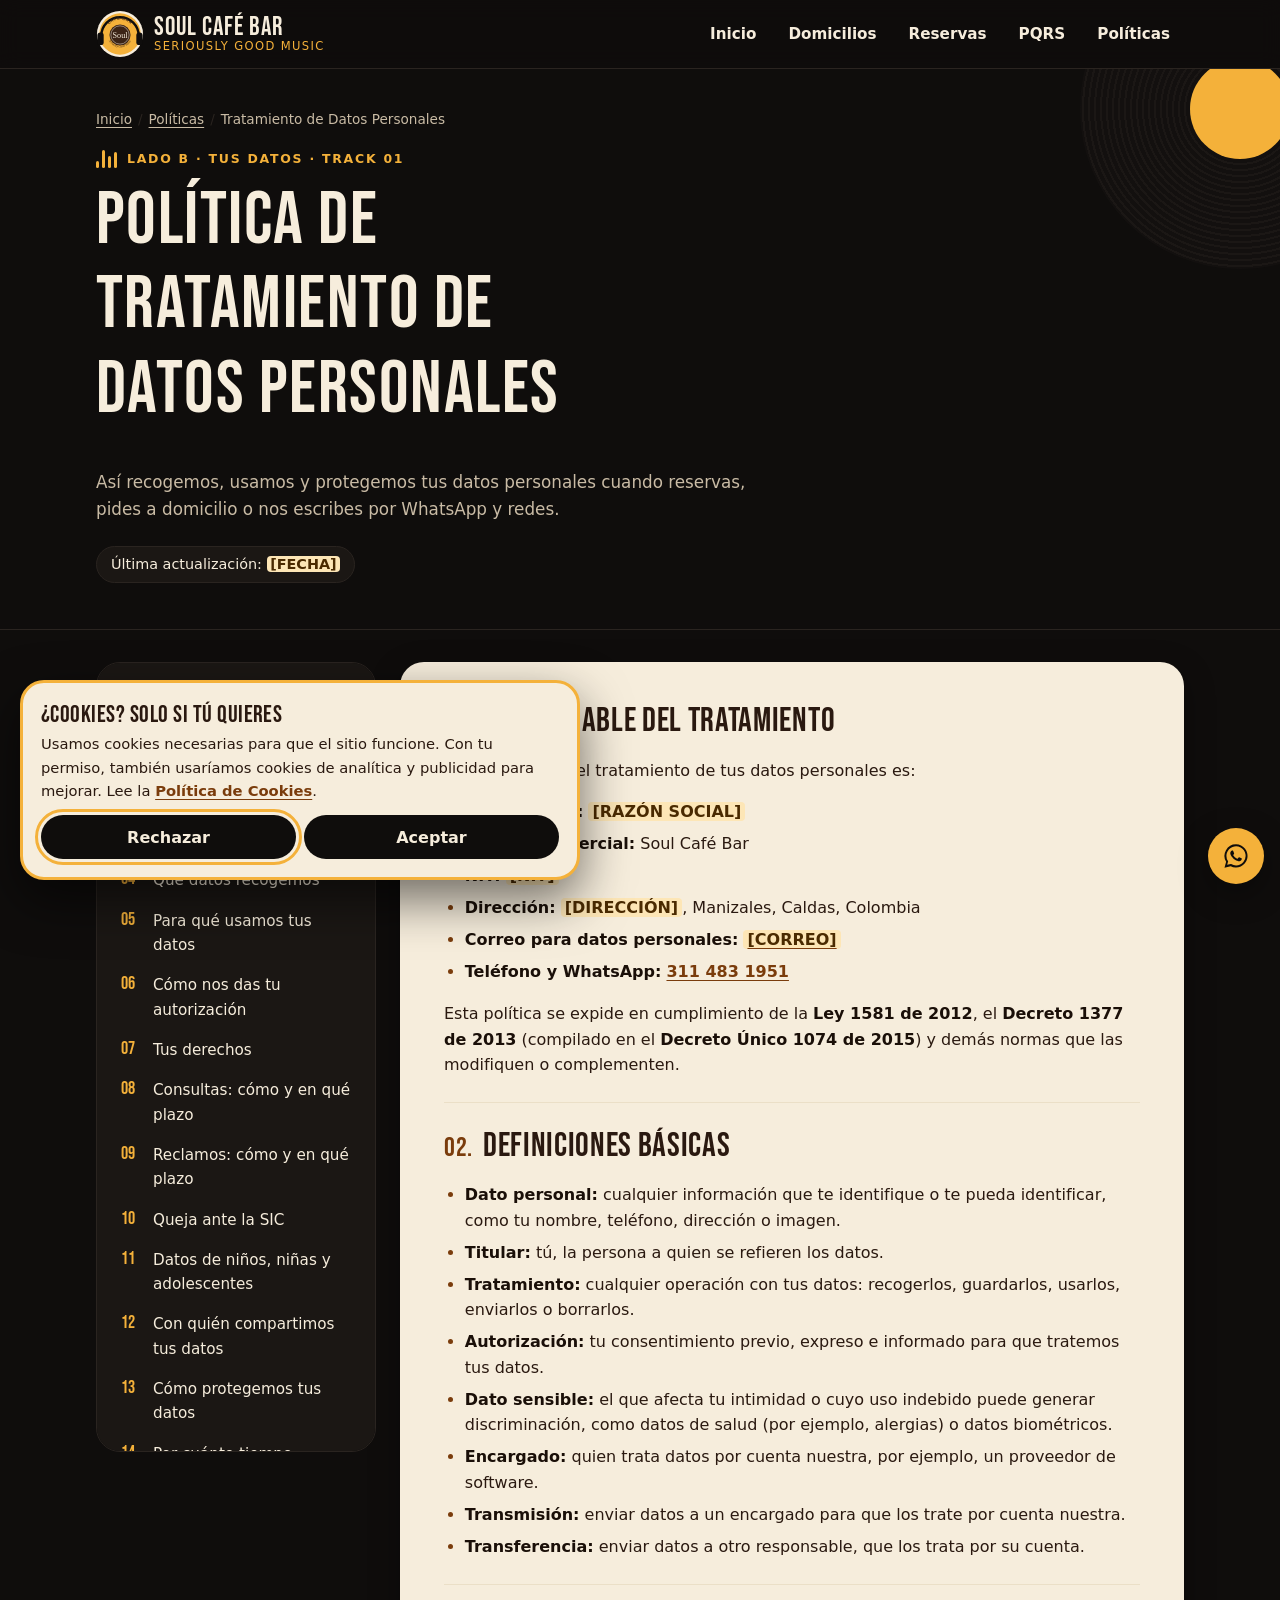
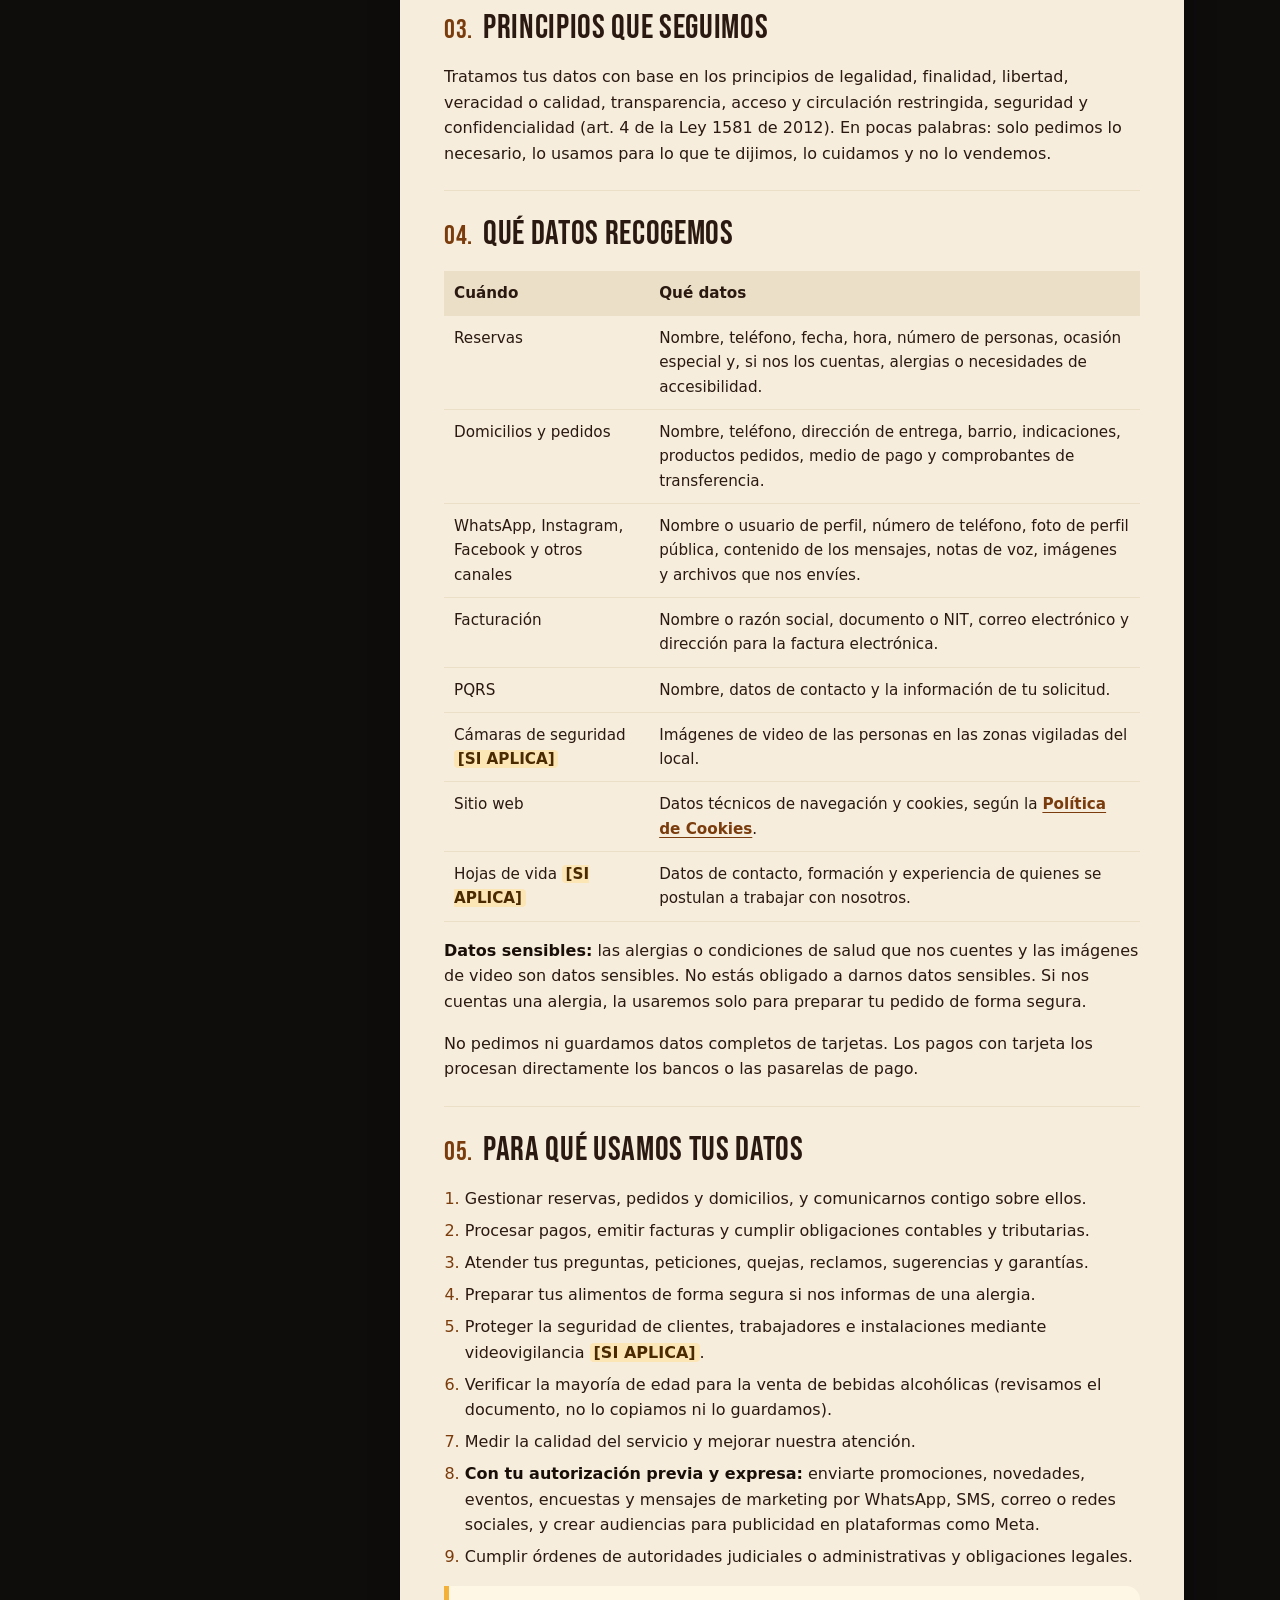
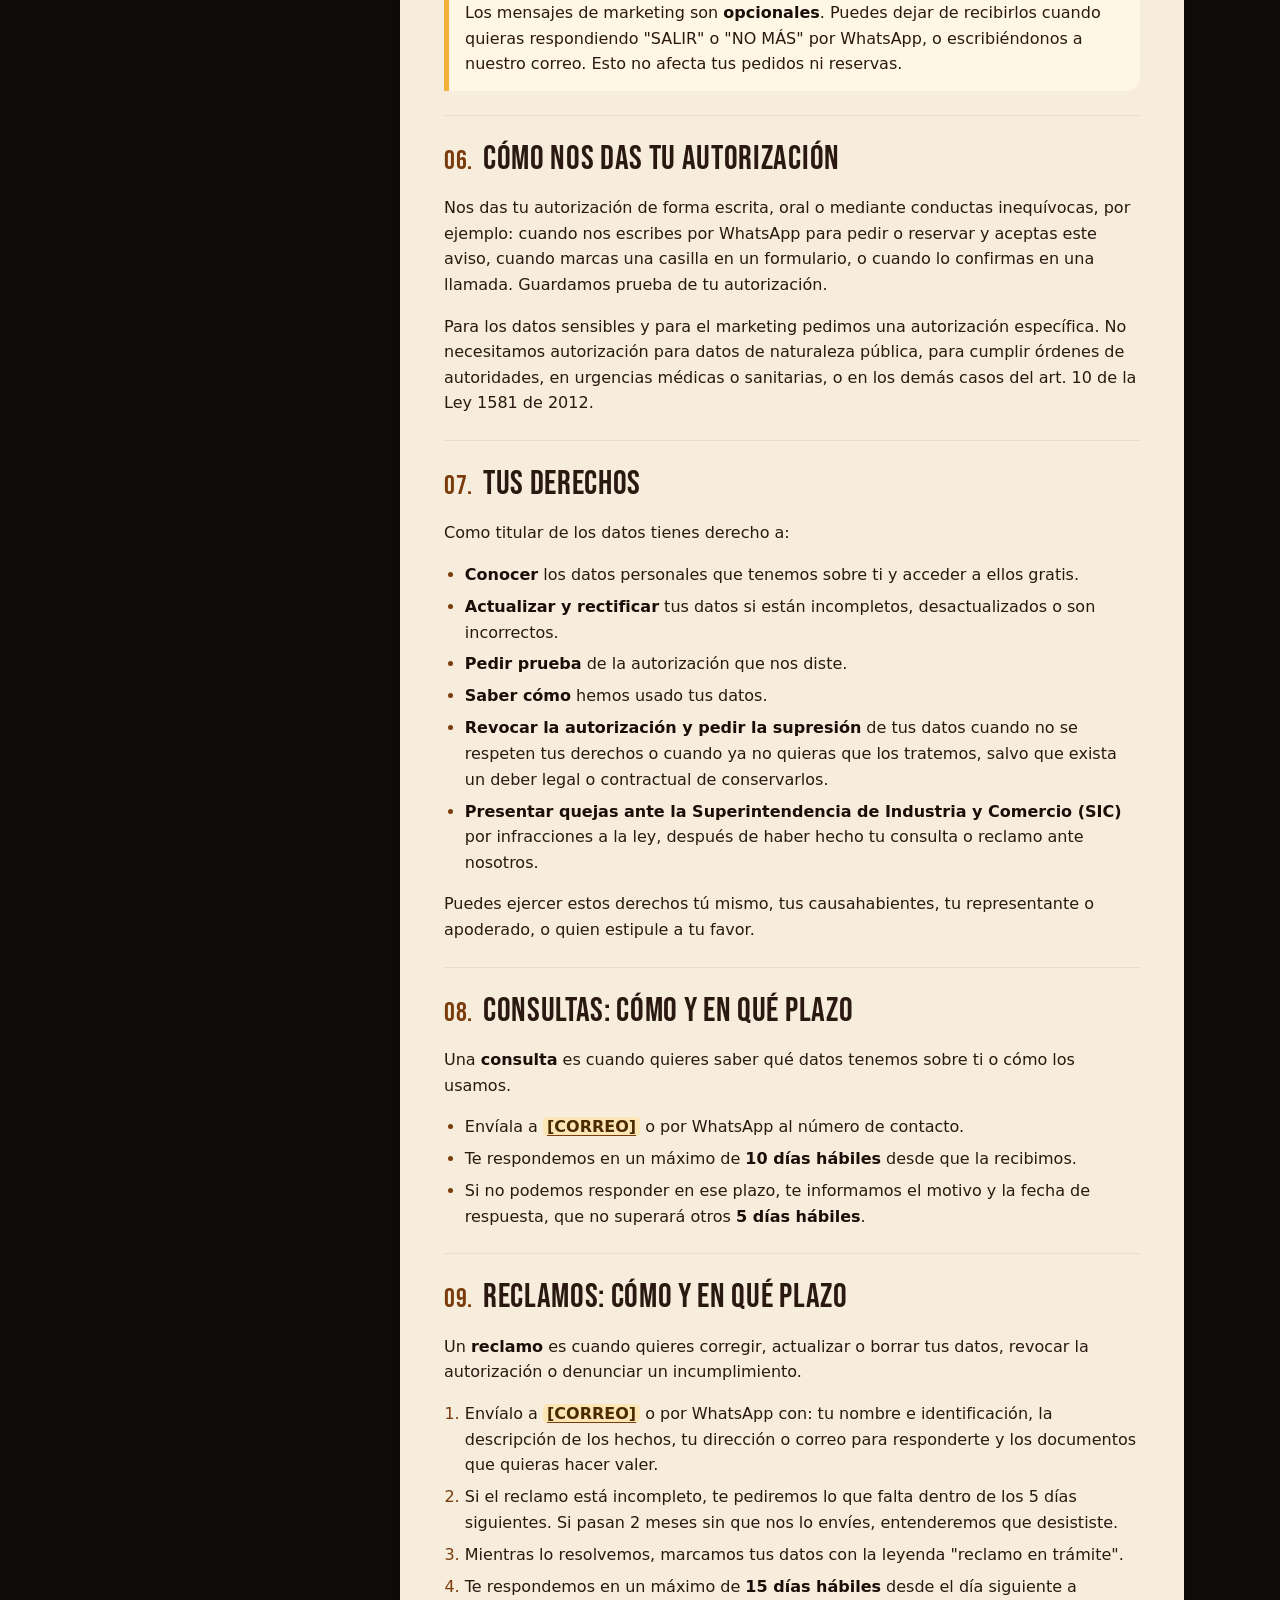
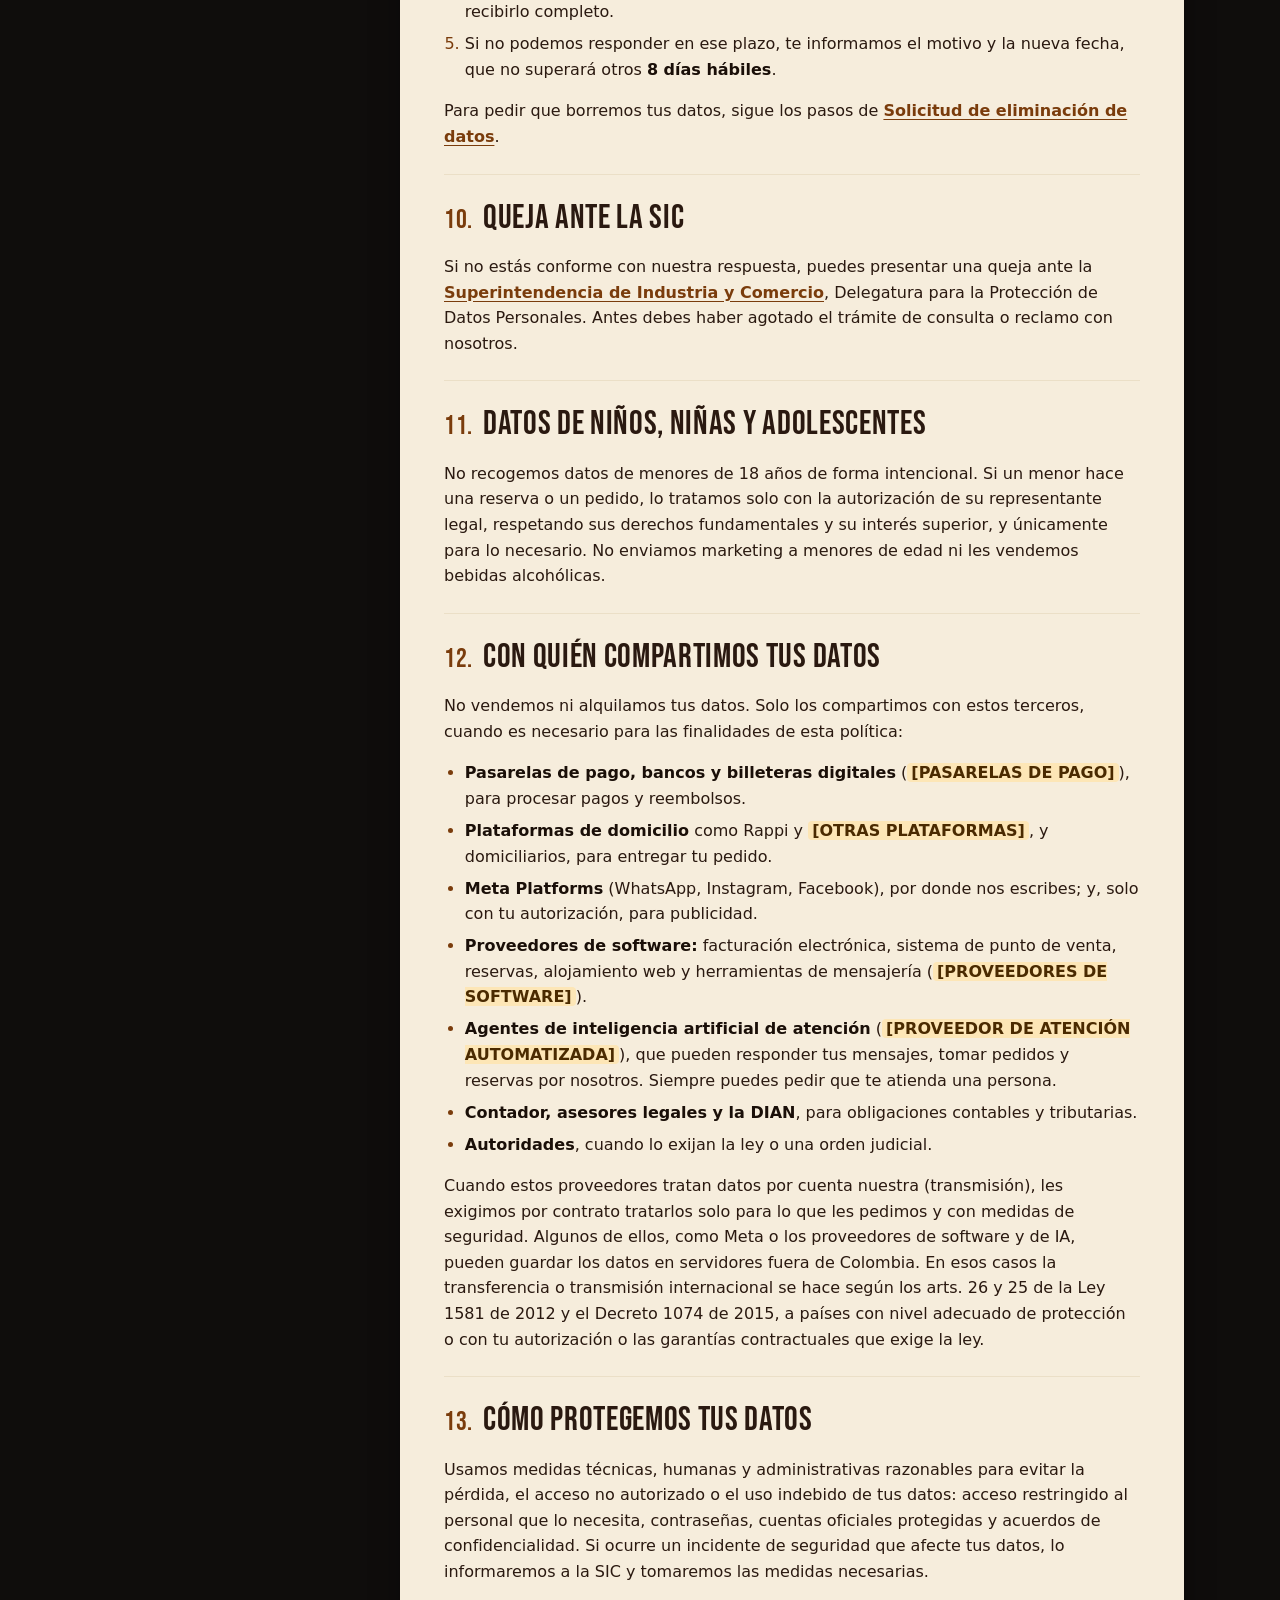
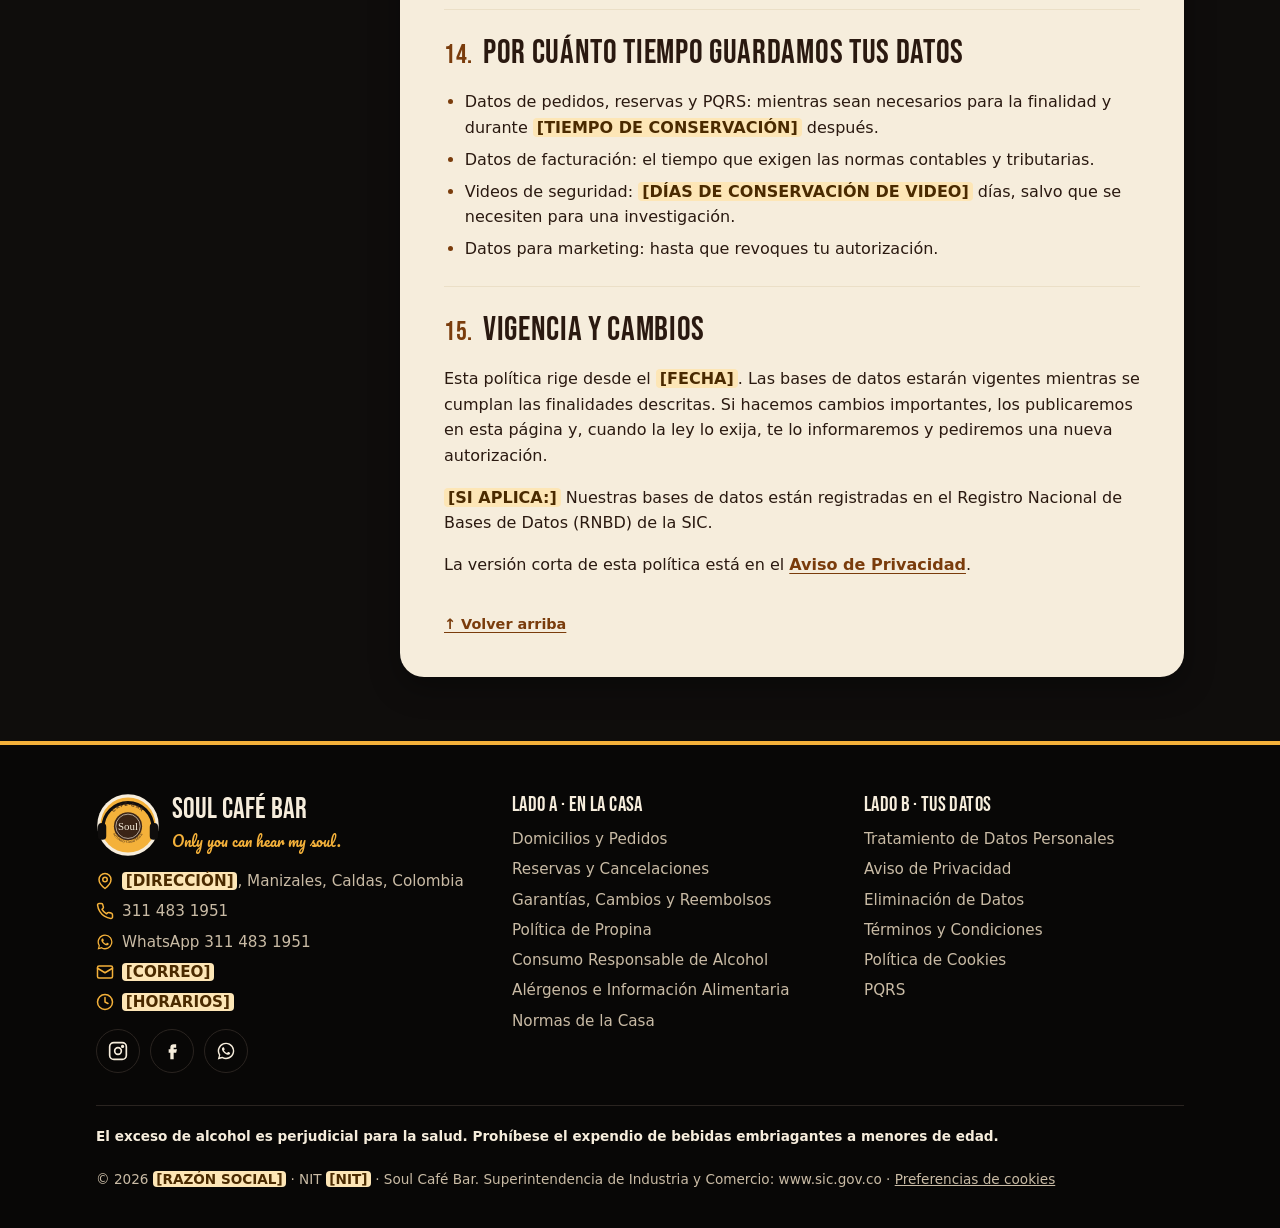
<file: soul-cafe-bar-web/privacidad.html>
<!DOCTYPE html>
<html lang="es-CO">
<head>
<meta charset="utf-8">
<meta name="viewport" content="width=device-width, initial-scale=1">
<title>Política de Tratamiento de Datos Personales | Soul Café Bar Manizales</title>
<meta name="description" content="Política de tratamiento de datos personales de Soul Café Bar según la Ley 1581 de 2012: qué datos recogemos, para qué, tus derechos y cómo ejercerlos.">
<link rel="canonical" href="https://[DOMINIO]/privacidad.html">
<meta name="theme-color" content="#0f0d0c">
<meta property="og:type" content="website">
<meta property="og:locale" content="es_CO">
<meta property="og:site_name" content="Soul Café Bar">
<meta property="og:title" content="Política de Tratamiento de Datos Personales | Soul Café Bar Manizales">
<meta property="og:description" content="Política de tratamiento de datos personales de Soul Café Bar según la Ley 1581 de 2012: qué datos recogemos, para qué, tus derechos y cómo ejercerlos.">
<meta property="og:url" content="https://[DOMINIO]/privacidad.html">
<meta property="og:image" content="https://[DOMINIO]/assets/og-image.png">
<meta name="twitter:card" content="summary_large_image">
<link rel="icon" href="assets/favicon.svg" type="image/svg+xml">
<link rel="icon" href="assets/favicon.ico" sizes="32x32">
<link rel="apple-touch-icon" href="assets/apple-touch-icon.png">
<link rel="preconnect" href="https://fonts.googleapis.com">
<link rel="preconnect" href="https://fonts.gstatic.com" crossorigin>
<link rel="stylesheet" href="https://fonts.googleapis.com/css2?family=Bebas+Neue&amp;family=Pacifico&amp;display=swap">
<link rel="stylesheet" href="styles.css">
</head>
<body>
<a class="saltar" href="#contenido">Saltar al contenido</a>
<header class="sitio-header">
  <div class="contenedor header-fila">
    <a class="marca" href="index.html" aria-label="Soul Café Bar, ir al inicio">
      <img src="assets/logo.svg" alt="" width="48" height="48">
      <span class="marca-texto"><span class="marca-nombre">Soul Café Bar</span><span class="marca-lema">Seriously Good Music</span></span>
    </a>
    <button class="menu-boton" type="button" aria-expanded="false" aria-controls="menu-principal"><span class="eq" aria-hidden="true"><span></span><span></span><span></span><span></span></span> Menú</button>
    <nav class="menu-principal" id="menu-principal" aria-label="Principal">
      <ul>
        <li><a href="index.html">Inicio</a></li><li><a href="domicilios.html">Domicilios</a></li><li><a href="reservas.html">Reservas</a></li><li><a href="pqrs.html">PQRS</a></li><li><a href="index.html#politicas">Políticas</a></li>
      </ul>
    </nav>
  </div>
</header>
<main id="contenido">
<div class="pol-hero">
  <div class="contenedor">
    <nav class="migas" aria-label="Ruta de navegación"><ol><li><a href="index.html">Inicio</a></li><li><a href="index.html#politicas">Políticas</a></li><li aria-current="page">Tratamiento de Datos Personales</li></ol></nav>
    <p class="pol-kicker"><span class="eq" aria-hidden="true"><span></span><span></span><span></span><span></span></span> Lado B · Tus datos · Track 01</p>
    <h1>Política de Tratamiento de Datos Personales</h1>
    <p class="pol-intro">Así recogemos, usamos y protegemos tus datos personales cuando reservas, pides a domicilio o nos escribes por WhatsApp y redes.</p>
    <p class="actualizacion">Última actualización: <span class="ph">[FECHA]</span></p>
  </div>
</div>
<div class="contenedor pol-layout">
  <nav class="indice" aria-label="Índice de esta política">
    <h2><span class="eq" aria-hidden="true"><span></span><span></span><span></span><span></span></span> Tracklist</h2>
    <ol><li><a href="#responsable">Responsable del tratamiento</a></li><li><a href="#definiciones">Definiciones básicas</a></li><li><a href="#principios">Principios que seguimos</a></li><li><a href="#datos">Qué datos recogemos</a></li><li><a href="#finalidades">Para qué usamos tus datos</a></li><li><a href="#autorizacion">Cómo nos das tu autorización</a></li><li><a href="#derechos">Tus derechos</a></li><li><a href="#consultas">Consultas: cómo y en qué plazo</a></li><li><a href="#reclamos">Reclamos: cómo y en qué plazo</a></li><li><a href="#sic">Queja ante la SIC</a></li><li><a href="#menores">Datos de niños, niñas y adolescentes</a></li><li><a href="#terceros">Con quién compartimos tus datos</a></li><li><a href="#seguridad">Cómo protegemos tus datos</a></li><li><a href="#conservacion">Por cuánto tiempo guardamos tus datos</a></li><li><a href="#vigencia">Vigencia y cambios</a></li></ol>
  </nav>
  <article class="papel">
<section id="responsable" aria-labelledby="responsable-t"><h2 id="responsable-t"><span class="n">01.</span> Responsable del tratamiento</h2><p>El responsable del tratamiento de tus datos personales es:</p><ul>
<li><strong>Razón social:</strong> <span class="ph">[RAZÓN SOCIAL]</span></li>
<li><strong>Nombre comercial:</strong> Soul Café Bar</li>
<li><strong>NIT:</strong> <span class="ph">[NIT]</span></li>
<li><strong>Dirección:</strong> <span class="ph">[DIRECCIÓN]</span>, Manizales, Caldas, Colombia</li>
<li><strong>Correo para datos personales:</strong> <a href="mailto:[CORREO]"><span class="ph">[CORREO]</span></a></li>
<li><strong>Teléfono y WhatsApp:</strong> <a href="tel:+573114831951">311 483 1951</a></li>
</ul>
<p>Esta política se expide en cumplimiento de la <strong>Ley 1581 de 2012</strong>, el <strong>Decreto 1377 de 2013</strong> (compilado en el <strong>Decreto Único 1074 de 2015</strong>) y demás normas que las modifiquen o complementen.</p></section>
<section id="definiciones" aria-labelledby="definiciones-t"><h2 id="definiciones-t"><span class="n">02.</span> Definiciones básicas</h2><ul>
<li><strong>Dato personal:</strong> cualquier información que te identifique o te pueda identificar, como tu nombre, teléfono, dirección o imagen.</li>
<li><strong>Titular:</strong> tú, la persona a quien se refieren los datos.</li>
<li><strong>Tratamiento:</strong> cualquier operación con tus datos: recogerlos, guardarlos, usarlos, enviarlos o borrarlos.</li>
<li><strong>Autorización:</strong> tu consentimiento previo, expreso e informado para que tratemos tus datos.</li>
<li><strong>Dato sensible:</strong> el que afecta tu intimidad o cuyo uso indebido puede generar discriminación, como datos de salud (por ejemplo, alergias) o datos biométricos.</li>
<li><strong>Encargado:</strong> quien trata datos por cuenta nuestra, por ejemplo, un proveedor de software.</li>
<li><strong>Transmisión:</strong> enviar datos a un encargado para que los trate por cuenta nuestra.</li>
<li><strong>Transferencia:</strong> enviar datos a otro responsable, que los trata por su cuenta.</li>
</ul></section>
<section id="principios" aria-labelledby="principios-t"><h2 id="principios-t"><span class="n">03.</span> Principios que seguimos</h2><p>Tratamos tus datos con base en los principios de legalidad, finalidad, libertad, veracidad o calidad, transparencia, acceso y circulación restringida, seguridad y confidencialidad (art. 4 de la Ley 1581 de 2012). En pocas palabras: solo pedimos lo necesario, lo usamos para lo que te dijimos, lo cuidamos y no lo vendemos.</p></section>
<section id="datos" aria-labelledby="datos-t"><h2 id="datos-t"><span class="n">04.</span> Qué datos recogemos</h2><div class="tabla-wrap"><table>
<thead><tr><th scope="col">Cuándo</th><th scope="col">Qué datos</th></tr></thead>
<tbody>
<tr><td>Reservas</td><td>Nombre, teléfono, fecha, hora, número de personas, ocasión especial y, si nos los cuentas, alergias o necesidades de accesibilidad.</td></tr>
<tr><td>Domicilios y pedidos</td><td>Nombre, teléfono, dirección de entrega, barrio, indicaciones, productos pedidos, medio de pago y comprobantes de transferencia.</td></tr>
<tr><td>WhatsApp, Instagram, Facebook y otros canales</td><td>Nombre o usuario de perfil, número de teléfono, foto de perfil pública, contenido de los mensajes, notas de voz, imágenes y archivos que nos envíes.</td></tr>
<tr><td>Facturación</td><td>Nombre o razón social, documento o NIT, correo electrónico y dirección para la factura electrónica.</td></tr>
<tr><td>PQRS</td><td>Nombre, datos de contacto y la información de tu solicitud.</td></tr>
<tr><td>Cámaras de seguridad <span class="ph">[SI APLICA]</span></td><td>Imágenes de video de las personas en las zonas vigiladas del local.</td></tr>
<tr><td>Sitio web</td><td>Datos técnicos de navegación y cookies, según la <a href="cookies.html">Política de Cookies</a>.</td></tr>
<tr><td>Hojas de vida <span class="ph">[SI APLICA]</span></td><td>Datos de contacto, formación y experiencia de quienes se postulan a trabajar con nosotros.</td></tr>
</tbody></table></div>
<p><strong>Datos sensibles:</strong> las alergias o condiciones de salud que nos cuentes y las imágenes de video son datos sensibles. No estás obligado a darnos datos sensibles. Si nos cuentas una alergia, la usaremos solo para preparar tu pedido de forma segura.</p>
<p>No pedimos ni guardamos datos completos de tarjetas. Los pagos con tarjeta los procesan directamente los bancos o las pasarelas de pago.</p></section>
<section id="finalidades" aria-labelledby="finalidades-t"><h2 id="finalidades-t"><span class="n">05.</span> Para qué usamos tus datos</h2><ol>
<li>Gestionar reservas, pedidos y domicilios, y comunicarnos contigo sobre ellos.</li>
<li>Procesar pagos, emitir facturas y cumplir obligaciones contables y tributarias.</li>
<li>Atender tus preguntas, peticiones, quejas, reclamos, sugerencias y garantías.</li>
<li>Preparar tus alimentos de forma segura si nos informas de una alergia.</li>
<li>Proteger la seguridad de clientes, trabajadores e instalaciones mediante videovigilancia <span class="ph">[SI APLICA]</span>.</li>
<li>Verificar la mayoría de edad para la venta de bebidas alcohólicas (revisamos el documento, no lo copiamos ni lo guardamos).</li>
<li>Medir la calidad del servicio y mejorar nuestra atención.</li>
<li><strong>Con tu autorización previa y expresa:</strong> enviarte promociones, novedades, eventos, encuestas y mensajes de marketing por WhatsApp, SMS, correo o redes sociales, y crear audiencias para publicidad en plataformas como Meta.</li>
<li>Cumplir órdenes de autoridades judiciales o administrativas y obligaciones legales.</li>
</ol>
<p class="nota">Los mensajes de marketing son <strong>opcionales</strong>. Puedes dejar de recibirlos cuando quieras respondiendo "SALIR" o "NO MÁS" por WhatsApp, o escribiéndonos a nuestro correo. Esto no afecta tus pedidos ni reservas.</p></section>
<section id="autorizacion" aria-labelledby="autorizacion-t"><h2 id="autorizacion-t"><span class="n">06.</span> Cómo nos das tu autorización</h2><p>Nos das tu autorización de forma escrita, oral o mediante conductas inequívocas, por ejemplo: cuando nos escribes por WhatsApp para pedir o reservar y aceptas este aviso, cuando marcas una casilla en un formulario, o cuando lo confirmas en una llamada. Guardamos prueba de tu autorización.</p>
<p>Para los datos sensibles y para el marketing pedimos una autorización específica. No necesitamos autorización para datos de naturaleza pública, para cumplir órdenes de autoridades, en urgencias médicas o sanitarias, o en los demás casos del art. 10 de la Ley 1581 de 2012.</p></section>
<section id="derechos" aria-labelledby="derechos-t"><h2 id="derechos-t"><span class="n">07.</span> Tus derechos</h2><p>Como titular de los datos tienes derecho a:</p>
<ul>
<li><strong>Conocer</strong> los datos personales que tenemos sobre ti y acceder a ellos gratis.</li>
<li><strong>Actualizar y rectificar</strong> tus datos si están incompletos, desactualizados o son incorrectos.</li>
<li><strong>Pedir prueba</strong> de la autorización que nos diste.</li>
<li><strong>Saber cómo</strong> hemos usado tus datos.</li>
<li><strong>Revocar la autorización y pedir la supresión</strong> de tus datos cuando no se respeten tus derechos o cuando ya no quieras que los tratemos, salvo que exista un deber legal o contractual de conservarlos.</li>
<li><strong>Presentar quejas ante la Superintendencia de Industria y Comercio (SIC)</strong> por infracciones a la ley, después de haber hecho tu consulta o reclamo ante nosotros.</li>
</ul>
<p>Puedes ejercer estos derechos tú mismo, tus causahabientes, tu representante o apoderado, o quien estipule a tu favor.</p></section>
<section id="consultas" aria-labelledby="consultas-t"><h2 id="consultas-t"><span class="n">08.</span> Consultas: cómo y en qué plazo</h2><p>Una <strong>consulta</strong> es cuando quieres saber qué datos tenemos sobre ti o cómo los usamos.</p>
<ul>
<li>Envíala a <a href="mailto:[CORREO]"><span class="ph">[CORREO]</span></a> o por WhatsApp al número de contacto.</li>
<li>Te respondemos en un máximo de <strong>10 días hábiles</strong> desde que la recibimos.</li>
<li>Si no podemos responder en ese plazo, te informamos el motivo y la fecha de respuesta, que no superará otros <strong>5 días hábiles</strong>.</li>
</ul></section>
<section id="reclamos" aria-labelledby="reclamos-t"><h2 id="reclamos-t"><span class="n">09.</span> Reclamos: cómo y en qué plazo</h2><p>Un <strong>reclamo</strong> es cuando quieres corregir, actualizar o borrar tus datos, revocar la autorización o denunciar un incumplimiento.</p>
<ol>
<li>Envíalo a <a href="mailto:[CORREO]"><span class="ph">[CORREO]</span></a> o por WhatsApp con: tu nombre e identificación, la descripción de los hechos, tu dirección o correo para responderte y los documentos que quieras hacer valer.</li>
<li>Si el reclamo está incompleto, te pediremos lo que falta dentro de los 5 días siguientes. Si pasan 2 meses sin que nos lo envíes, entenderemos que desististe.</li>
<li>Mientras lo resolvemos, marcamos tus datos con la leyenda "reclamo en trámite".</li>
<li>Te respondemos en un máximo de <strong>15 días hábiles</strong> desde el día siguiente a recibirlo completo.</li>
<li>Si no podemos responder en ese plazo, te informamos el motivo y la nueva fecha, que no superará otros <strong>8 días hábiles</strong>.</li>
</ol>
<p>Para pedir que borremos tus datos, sigue los pasos de <a href="eliminacion-datos.html">Solicitud de eliminación de datos</a>.</p></section>
<section id="sic" aria-labelledby="sic-t"><h2 id="sic-t"><span class="n">10.</span> Queja ante la SIC</h2><p>Si no estás conforme con nuestra respuesta, puedes presentar una queja ante la <a href="https://www.sic.gov.co" target="_blank" rel="noopener">Superintendencia de Industria y Comercio</a>, Delegatura para la Protección de Datos Personales. Antes debes haber agotado el trámite de consulta o reclamo con nosotros.</p></section>
<section id="menores" aria-labelledby="menores-t"><h2 id="menores-t"><span class="n">11.</span> Datos de niños, niñas y adolescentes</h2><p>No recogemos datos de menores de 18 años de forma intencional. Si un menor hace una reserva o un pedido, lo tratamos solo con la autorización de su representante legal, respetando sus derechos fundamentales y su interés superior, y únicamente para lo necesario. No enviamos marketing a menores de edad ni les vendemos bebidas alcohólicas.</p></section>
<section id="terceros" aria-labelledby="terceros-t"><h2 id="terceros-t"><span class="n">12.</span> Con quién compartimos tus datos</h2><p>No vendemos ni alquilamos tus datos. Solo los compartimos con estos terceros, cuando es necesario para las finalidades de esta política:</p>
<ul>
<li><strong>Pasarelas de pago, bancos y billeteras digitales</strong> (<span class="ph">[PASARELAS DE PAGO]</span>), para procesar pagos y reembolsos.</li>
<li><strong>Plataformas de domicilio</strong> como Rappi y <span class="ph">[OTRAS PLATAFORMAS]</span>, y domiciliarios, para entregar tu pedido.</li>
<li><strong>Meta Platforms</strong> (WhatsApp, Instagram, Facebook), por donde nos escribes; y, solo con tu autorización, para publicidad.</li>
<li><strong>Proveedores de software:</strong> facturación electrónica, sistema de punto de venta, reservas, alojamiento web y herramientas de mensajería (<span class="ph">[PROVEEDORES DE SOFTWARE]</span>).</li>
<li><strong>Agentes de inteligencia artificial de atención</strong> (<span class="ph">[PROVEEDOR DE ATENCIÓN AUTOMATIZADA]</span>), que pueden responder tus mensajes, tomar pedidos y reservas por nosotros. Siempre puedes pedir que te atienda una persona.</li>
<li><strong>Contador, asesores legales y la DIAN</strong>, para obligaciones contables y tributarias.</li>
<li><strong>Autoridades</strong>, cuando lo exijan la ley o una orden judicial.</li>
</ul>
<p>Cuando estos proveedores tratan datos por cuenta nuestra (transmisión), les exigimos por contrato tratarlos solo para lo que les pedimos y con medidas de seguridad. Algunos de ellos, como Meta o los proveedores de software y de IA, pueden guardar los datos en servidores fuera de Colombia. En esos casos la transferencia o transmisión internacional se hace según los arts. 26 y 25 de la Ley 1581 de 2012 y el Decreto 1074 de 2015, a países con nivel adecuado de protección o con tu autorización o las garantías contractuales que exige la ley.</p></section>
<section id="seguridad" aria-labelledby="seguridad-t"><h2 id="seguridad-t"><span class="n">13.</span> Cómo protegemos tus datos</h2><p>Usamos medidas técnicas, humanas y administrativas razonables para evitar la pérdida, el acceso no autorizado o el uso indebido de tus datos: acceso restringido al personal que lo necesita, contraseñas, cuentas oficiales protegidas y acuerdos de confidencialidad. Si ocurre un incidente de seguridad que afecte tus datos, lo informaremos a la SIC y tomaremos las medidas necesarias.</p></section>
<section id="conservacion" aria-labelledby="conservacion-t"><h2 id="conservacion-t"><span class="n">14.</span> Por cuánto tiempo guardamos tus datos</h2><ul>
<li>Datos de pedidos, reservas y PQRS: mientras sean necesarios para la finalidad y durante <span class="ph">[TIEMPO DE CONSERVACIÓN]</span> después.</li>
<li>Datos de facturación: el tiempo que exigen las normas contables y tributarias.</li>
<li>Videos de seguridad: <span class="ph">[DÍAS DE CONSERVACIÓN DE VIDEO]</span> días, salvo que se necesiten para una investigación.</li>
<li>Datos para marketing: hasta que revoques tu autorización.</li>
</ul></section>
<section id="vigencia" aria-labelledby="vigencia-t"><h2 id="vigencia-t"><span class="n">15.</span> Vigencia y cambios</h2><p>Esta política rige desde el <strong><span class="ph">[FECHA]</span></strong>. Las bases de datos estarán vigentes mientras se cumplan las finalidades descritas. Si hacemos cambios importantes, los publicaremos en esta página y, cuando la ley lo exija, te lo informaremos y pediremos una nueva autorización.</p>
<p><span class="ph">[SI APLICA:]</span> Nuestras bases de datos están registradas en el Registro Nacional de Bases de Datos (RNBD) de la SIC.</p>
<p>La versión corta de esta política está en el <a href="aviso-privacidad.html">Aviso de Privacidad</a>.</p></section>

    <a class="volver-arriba" href="#contenido">↑ Volver arriba</a>
  </article>
</div>
<!-- Revisar con abogado antes de publicar -->
</main>
<footer class="sitio-footer">
  <div class="contenedor">
    <div class="footer-grid">
      <div>
        <div class="footer-marca">
          <img src="assets/logo.svg" alt="" width="64" height="64">
          <div><p>Soul Café Bar</p><small>Only you can hear my soul.</small></div>
        </div>
        <ul class="footer-contacto">
          <li><svg viewBox="0 0 24 24" aria-hidden="true" fill="none" stroke="currentColor" stroke-width="2" stroke-linecap="round" stroke-linejoin="round"><path d="M20 10c0 6-8 12-8 12S4 16 4 10a8 8 0 0 1 16 0Z"/><circle cx="12" cy="10" r="3"/></svg><span><span class="ph">[DIRECCIÓN]</span>, Manizales, Caldas, Colombia</span></li>
          <li><svg viewBox="0 0 24 24" aria-hidden="true" fill="none" stroke="currentColor" stroke-width="2" stroke-linecap="round" stroke-linejoin="round"><path d="M22 16.9v3a2 2 0 0 1-2.2 2 19.8 19.8 0 0 1-8.6-3.1 19.5 19.5 0 0 1-6-6A19.8 19.8 0 0 1 2.1 4.2 2 2 0 0 1 4.1 2h3a2 2 0 0 1 2 1.7c.1.9.4 1.8.7 2.7a2 2 0 0 1-.5 2.1L8 9.8a16 16 0 0 0 6 6l1.3-1.3a2 2 0 0 1 2.1-.4c.9.3 1.8.6 2.7.7a2 2 0 0 1 1.7 2Z"/></svg><a href="tel:+573114831951">311 483 1951</a></li>
          <li><svg viewBox="0 0 24 24" aria-hidden="true" fill="currentColor"><path d="M12.04 2a9.9 9.9 0 0 0-8.5 15l-1.4 5.1 5.3-1.4A9.9 9.9 0 1 0 12.04 2Zm0 18.1a8.2 8.2 0 0 1-4.2-1.15l-.3-.18-3.1.82.83-3.04-.2-.31a8.2 8.2 0 1 1 6.97 3.86Zm4.5-6.15c-.25-.12-1.46-.72-1.69-.8-.23-.08-.39-.12-.55.12-.17.25-.64.8-.78.97-.14.17-.29.19-.53.06a6.7 6.7 0 0 1-1.98-1.22 7.4 7.4 0 0 1-1.37-1.7c-.14-.25 0-.38.11-.5.11-.11.25-.29.37-.43.12-.15.16-.25.25-.41.08-.17.04-.31-.02-.43-.06-.12-.55-1.33-.76-1.82-.2-.48-.4-.41-.55-.42h-.47a.9.9 0 0 0-.65.3 2.7 2.7 0 0 0-.85 2.02 4.7 4.7 0 0 0 .99 2.5 10.8 10.8 0 0 0 4.14 3.66c.58.25 1.03.4 1.38.51.58.18 1.1.16 1.52.1.46-.07 1.46-.6 1.66-1.18.21-.58.21-1.07.15-1.18-.06-.1-.22-.16-.47-.29Z"/></svg><a href="https://wa.me/573114831951" target="_blank" rel="noopener">WhatsApp 311 483 1951</a></li>
          <li><svg viewBox="0 0 24 24" aria-hidden="true" fill="none" stroke="currentColor" stroke-width="2" stroke-linecap="round" stroke-linejoin="round"><rect x="2" y="4" width="20" height="16" rx="2"/><path d="m22 7-10 6L2 7"/></svg><a href="mailto:[CORREO]"><span class="ph">[CORREO]</span></a></li>
          <li><svg viewBox="0 0 24 24" aria-hidden="true" fill="none" stroke="currentColor" stroke-width="2" stroke-linecap="round" stroke-linejoin="round"><circle cx="12" cy="12" r="10"/><path d="M12 6v6l4 2"/></svg><span><span class="ph">[HORARIOS]</span></span></li>
        </ul>
        <div class="redes">
          <a href="https://www.instagram.com/soulsgm/" target="_blank" rel="noopener" aria-label="Instagram de Soul Café Bar"><svg viewBox="0 0 24 24" aria-hidden="true" fill="none" stroke="currentColor" stroke-width="2" stroke-linecap="round" stroke-linejoin="round"><rect x="2" y="2" width="20" height="20" rx="5"/><circle cx="12" cy="12" r="4"/><circle cx="17.5" cy="6.5" r="1" fill="currentColor"/></svg></a>
          <a href="[FACEBOOK]" target="_blank" rel="noopener" aria-label="Facebook de Soul Café Bar"><svg viewBox="0 0 24 24" aria-hidden="true" fill="currentColor"><path d="M14 8h3V4h-3a4 4 0 0 0-4 4v2H8v4h2v8h4v-8h3l1-4h-4V8a0 0 0 0 1 0 0Z"/></svg></a>
          <a href="https://wa.me/573114831951" target="_blank" rel="noopener" aria-label="WhatsApp de Soul Café Bar"><svg viewBox="0 0 24 24" aria-hidden="true" fill="currentColor"><path d="M12.04 2a9.9 9.9 0 0 0-8.5 15l-1.4 5.1 5.3-1.4A9.9 9.9 0 1 0 12.04 2Zm0 18.1a8.2 8.2 0 0 1-4.2-1.15l-.3-.18-3.1.82.83-3.04-.2-.31a8.2 8.2 0 1 1 6.97 3.86Zm4.5-6.15c-.25-.12-1.46-.72-1.69-.8-.23-.08-.39-.12-.55.12-.17.25-.64.8-.78.97-.14.17-.29.19-.53.06a6.7 6.7 0 0 1-1.98-1.22 7.4 7.4 0 0 1-1.37-1.7c-.14-.25 0-.38.11-.5.11-.11.25-.29.37-.43.12-.15.16-.25.25-.41.08-.17.04-.31-.02-.43-.06-.12-.55-1.33-.76-1.82-.2-.48-.4-.41-.55-.42h-.47a.9.9 0 0 0-.65.3 2.7 2.7 0 0 0-.85 2.02 4.7 4.7 0 0 0 .99 2.5 10.8 10.8 0 0 0 4.14 3.66c.58.25 1.03.4 1.38.51.58.18 1.1.16 1.52.1.46-.07 1.46-.6 1.66-1.18.21-.58.21-1.07.15-1.18-.06-.1-.22-.16-.47-.29Z"/></svg></a>
        </div>
      </div>
      <nav aria-label="Políticas de servicio">
        <h2>Lado A · En la casa</h2>
        <ul><li><a href="domicilios.html">Domicilios y Pedidos</a></li><li><a href="reservas.html">Reservas y Cancelaciones</a></li><li><a href="reembolsos.html">Garantías, Cambios y Reembolsos</a></li><li><a href="propinas.html">Política de Propina</a></li><li><a href="alcohol.html">Consumo Responsable de Alcohol</a></li><li><a href="alergenos.html">Alérgenos e Información Alimentaria</a></li><li><a href="normas.html">Normas de la Casa</a></li></ul>
      </nav>
      <nav aria-label="Políticas de datos y derechos">
        <h2>Lado B · Tus datos</h2>
        <ul><li><a href="privacidad.html">Tratamiento de Datos Personales</a></li><li><a href="aviso-privacidad.html">Aviso de Privacidad</a></li><li><a href="eliminacion-datos.html">Eliminación de Datos</a></li><li><a href="terminos.html">Términos y Condiciones</a></li><li><a href="cookies.html">Política de Cookies</a></li><li><a href="pqrs.html">PQRS</a></li></ul>
      </nav>
    </div>
    <div class="footer-legal">
      <p class="footer-alcohol">El exceso de alcohol es perjudicial para la salud. Prohíbese el expendio de bebidas embriagantes a menores de edad.</p>
      <p>© <span id="anio">2026</span> <span class="ph">[RAZÓN SOCIAL]</span> · NIT <span class="ph">[NIT]</span> · Soul Café Bar. Superintendencia de Industria y Comercio: <a href="https://www.sic.gov.co" target="_blank" rel="noopener">www.sic.gov.co</a> · <button class="boton-enlace" type="button" data-abrir-cookies>Preferencias de cookies</button></p>
    </div>
  </div>
</footer>
<a class="wa-flotante" href="https://wa.me/573114831951" target="_blank" rel="noopener" aria-label="Escríbenos por WhatsApp"><svg viewBox="0 0 24 24" aria-hidden="true" fill="currentColor"><path d="M12.04 2a9.9 9.9 0 0 0-8.5 15l-1.4 5.1 5.3-1.4A9.9 9.9 0 1 0 12.04 2Zm0 18.1a8.2 8.2 0 0 1-4.2-1.15l-.3-.18-3.1.82.83-3.04-.2-.31a8.2 8.2 0 1 1 6.97 3.86Zm4.5-6.15c-.25-.12-1.46-.72-1.69-.8-.23-.08-.39-.12-.55.12-.17.25-.64.8-.78.97-.14.17-.29.19-.53.06a6.7 6.7 0 0 1-1.98-1.22 7.4 7.4 0 0 1-1.37-1.7c-.14-.25 0-.38.11-.5.11-.11.25-.29.37-.43.12-.15.16-.25.25-.41.08-.17.04-.31-.02-.43-.06-.12-.55-1.33-.76-1.82-.2-.48-.4-.41-.55-.42h-.47a.9.9 0 0 0-.65.3 2.7 2.7 0 0 0-.85 2.02 4.7 4.7 0 0 0 .99 2.5 10.8 10.8 0 0 0 4.14 3.66c.58.25 1.03.4 1.38.51.58.18 1.1.16 1.52.1.46-.07 1.46-.6 1.66-1.18.21-.58.21-1.07.15-1.18-.06-.1-.22-.16-.47-.29Z"/></svg></a>
<div class="cookie-banner" id="cookie-banner" role="dialog" aria-labelledby="cookie-titulo" aria-describedby="cookie-texto" hidden>
  <h2 id="cookie-titulo">¿Cookies? Solo si tú quieres</h2>
  <p id="cookie-texto">Usamos cookies necesarias para que el sitio funcione. Con tu permiso, también usaríamos cookies de analítica y publicidad para mejorar. Lee la <a href="cookies.html">Política de Cookies</a>.</p>
  <div class="botones">
    <button class="boton boton-oscuro" type="button" data-cookies="rechazar">Rechazar</button>
    <button class="boton boton-oscuro" type="button" data-cookies="aceptar">Aceptar</button>
  </div>
</div>
<script src="main.js" defer></script>
</body>
</html>
</file>
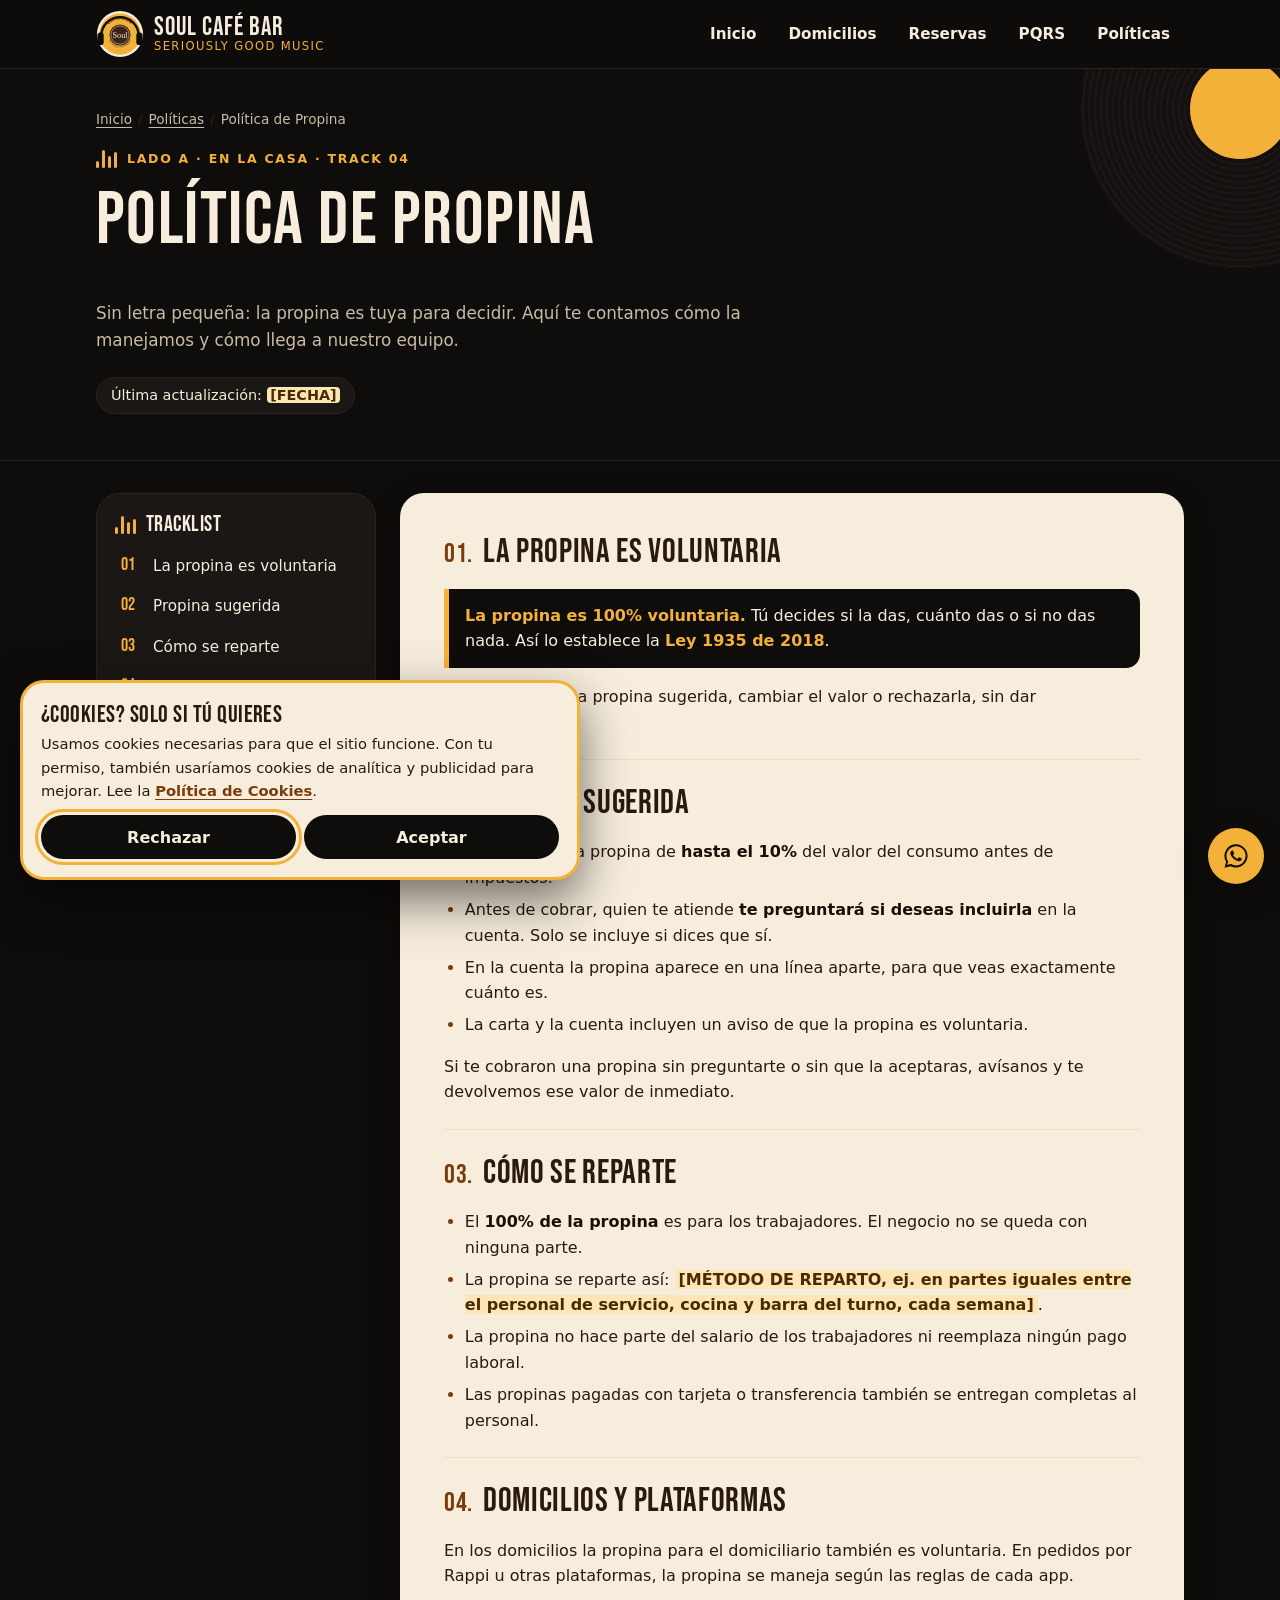
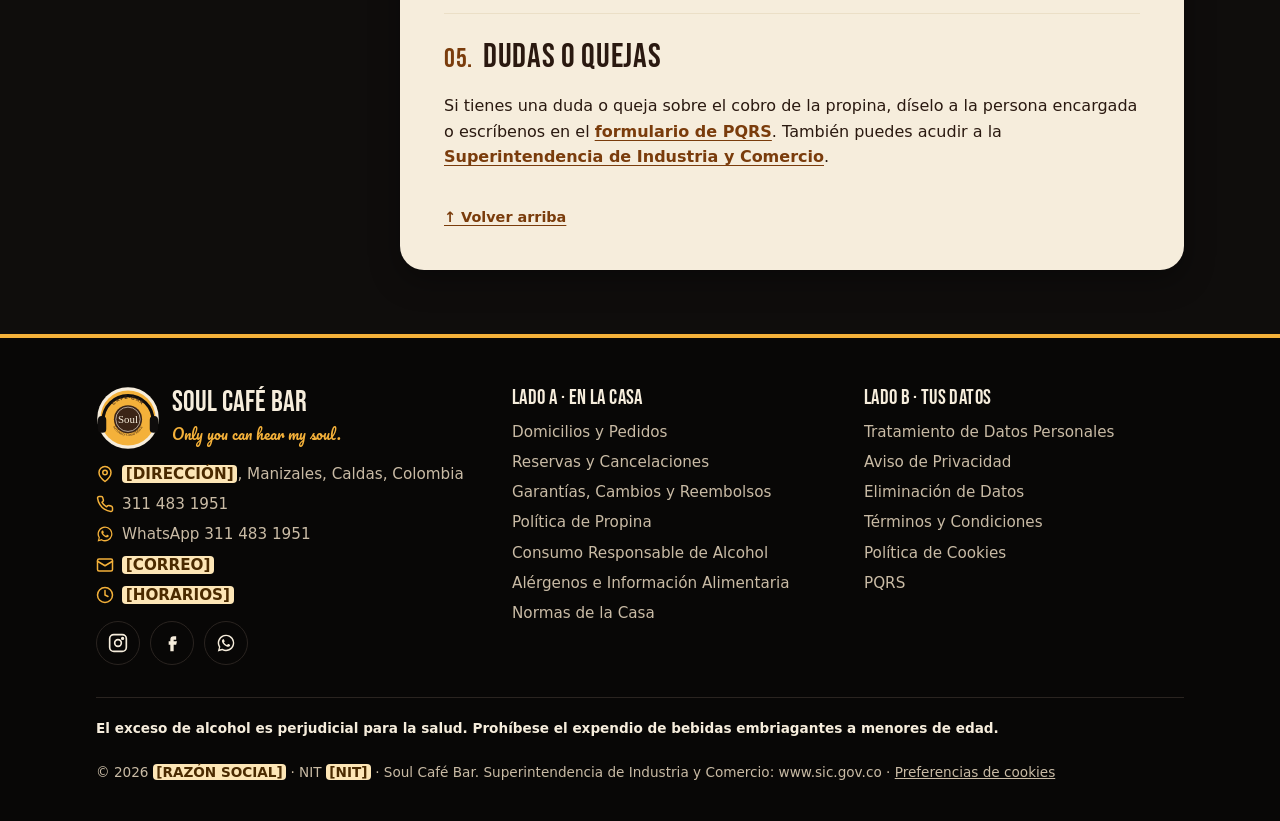
<file: soul-cafe-bar-web/propinas.html>
<!DOCTYPE html>
<html lang="es-CO">
<head>
<meta charset="utf-8">
<meta name="viewport" content="width=device-width, initial-scale=1">
<title>Política de Propina | Soul Café Bar Manizales</title>
<meta name="description" content="En Soul Café Bar la propina es voluntaria según la Ley 1935 de 2018. Sugerimos hasta el 10% y siempre te preguntamos antes de incluirla.">
<link rel="canonical" href="https://[DOMINIO]/propinas.html">
<meta name="theme-color" content="#0f0d0c">
<meta property="og:type" content="website">
<meta property="og:locale" content="es_CO">
<meta property="og:site_name" content="Soul Café Bar">
<meta property="og:title" content="Política de Propina | Soul Café Bar Manizales">
<meta property="og:description" content="En Soul Café Bar la propina es voluntaria según la Ley 1935 de 2018. Sugerimos hasta el 10% y siempre te preguntamos antes de incluirla.">
<meta property="og:url" content="https://[DOMINIO]/propinas.html">
<meta property="og:image" content="https://[DOMINIO]/assets/og-image.png">
<meta name="twitter:card" content="summary_large_image">
<link rel="icon" href="assets/favicon.svg" type="image/svg+xml">
<link rel="icon" href="assets/favicon.ico" sizes="32x32">
<link rel="apple-touch-icon" href="assets/apple-touch-icon.png">
<link rel="preconnect" href="https://fonts.googleapis.com">
<link rel="preconnect" href="https://fonts.gstatic.com" crossorigin>
<link rel="stylesheet" href="https://fonts.googleapis.com/css2?family=Bebas+Neue&amp;family=Pacifico&amp;display=swap">
<link rel="stylesheet" href="styles.css">
</head>
<body>
<a class="saltar" href="#contenido">Saltar al contenido</a>
<header class="sitio-header">
  <div class="contenedor header-fila">
    <a class="marca" href="index.html" aria-label="Soul Café Bar, ir al inicio">
      <img src="assets/logo.svg" alt="" width="48" height="48">
      <span class="marca-texto"><span class="marca-nombre">Soul Café Bar</span><span class="marca-lema">Seriously Good Music</span></span>
    </a>
    <button class="menu-boton" type="button" aria-expanded="false" aria-controls="menu-principal"><span class="eq" aria-hidden="true"><span></span><span></span><span></span><span></span></span> Menú</button>
    <nav class="menu-principal" id="menu-principal" aria-label="Principal">
      <ul>
        <li><a href="index.html">Inicio</a></li><li><a href="domicilios.html">Domicilios</a></li><li><a href="reservas.html">Reservas</a></li><li><a href="pqrs.html">PQRS</a></li><li><a href="index.html#politicas">Políticas</a></li>
      </ul>
    </nav>
  </div>
</header>
<main id="contenido">
<div class="pol-hero">
  <div class="contenedor">
    <nav class="migas" aria-label="Ruta de navegación"><ol><li><a href="index.html">Inicio</a></li><li><a href="index.html#politicas">Políticas</a></li><li aria-current="page">Política de Propina</li></ol></nav>
    <p class="pol-kicker"><span class="eq" aria-hidden="true"><span></span><span></span><span></span><span></span></span> Lado A · En la casa · Track 04</p>
    <h1>Política de Propina</h1>
    <p class="pol-intro">Sin letra pequeña: la propina es tuya para decidir. Aquí te contamos cómo la manejamos y cómo llega a nuestro equipo.</p>
    <p class="actualizacion">Última actualización: <span class="ph">[FECHA]</span></p>
  </div>
</div>
<div class="contenedor pol-layout">
  <nav class="indice" aria-label="Índice de esta política">
    <h2><span class="eq" aria-hidden="true"><span></span><span></span><span></span><span></span></span> Tracklist</h2>
    <ol><li><a href="#voluntaria">La propina es voluntaria</a></li><li><a href="#sugerida">Propina sugerida</a></li><li><a href="#reparto">Cómo se reparte</a></li><li><a href="#domicilio">Domicilios y plataformas</a></li><li><a href="#dudas">Dudas o quejas</a></li></ol>
  </nav>
  <article class="papel">
<section id="voluntaria" aria-labelledby="voluntaria-t"><h2 id="voluntaria-t"><span class="n">01.</span> La propina es voluntaria</h2><p class="nota nota-fuerte"><strong>La propina es 100% voluntaria.</strong> Tú decides si la das, cuánto das o si no das nada. Así lo establece la <strong>Ley 1935 de 2018</strong>.</p>
<p>Puedes aceptar la propina sugerida, cambiar el valor o rechazarla, sin dar explicaciones.</p></section>
<section id="sugerida" aria-labelledby="sugerida-t"><h2 id="sugerida-t"><span class="n">02.</span> Propina sugerida</h2><ul>
<li>Sugerimos una propina de <strong>hasta el 10%</strong> del valor del consumo antes de impuestos.</li>
<li>Antes de cobrar, quien te atiende <strong>te preguntará si deseas incluirla</strong> en la cuenta. Solo se incluye si dices que sí.</li>
<li>En la cuenta la propina aparece en una línea aparte, para que veas exactamente cuánto es.</li>
<li>La carta y la cuenta incluyen un aviso de que la propina es voluntaria.</li>
</ul>
<p>Si te cobraron una propina sin preguntarte o sin que la aceptaras, avísanos y te devolvemos ese valor de inmediato.</p></section>
<section id="reparto" aria-labelledby="reparto-t"><h2 id="reparto-t"><span class="n">03.</span> Cómo se reparte</h2><ul>
<li>El <strong>100% de la propina</strong> es para los trabajadores. El negocio no se queda con ninguna parte.</li>
<li>La propina se reparte así: <span class="ph">[MÉTODO DE REPARTO, ej. en partes iguales entre el personal de servicio, cocina y barra del turno, cada semana]</span>.</li>
<li>La propina no hace parte del salario de los trabajadores ni reemplaza ningún pago laboral.</li>
<li>Las propinas pagadas con tarjeta o transferencia también se entregan completas al personal.</li>
</ul></section>
<section id="domicilio" aria-labelledby="domicilio-t"><h2 id="domicilio-t"><span class="n">04.</span> Domicilios y plataformas</h2><p>En los domicilios la propina para el domiciliario también es voluntaria. En pedidos por Rappi u otras plataformas, la propina se maneja según las reglas de cada app.</p></section>
<section id="dudas" aria-labelledby="dudas-t"><h2 id="dudas-t"><span class="n">05.</span> Dudas o quejas</h2><p>Si tienes una duda o queja sobre el cobro de la propina, díselo a la persona encargada o escríbenos en el <a href="pqrs.html">formulario de PQRS</a>. También puedes acudir a la <a href="https://www.sic.gov.co" target="_blank" rel="noopener">Superintendencia de Industria y Comercio</a>.</p></section>

    <a class="volver-arriba" href="#contenido">↑ Volver arriba</a>
  </article>
</div>
<!-- Revisar con abogado antes de publicar -->
</main>
<footer class="sitio-footer">
  <div class="contenedor">
    <div class="footer-grid">
      <div>
        <div class="footer-marca">
          <img src="assets/logo.svg" alt="" width="64" height="64">
          <div><p>Soul Café Bar</p><small>Only you can hear my soul.</small></div>
        </div>
        <ul class="footer-contacto">
          <li><svg viewBox="0 0 24 24" aria-hidden="true" fill="none" stroke="currentColor" stroke-width="2" stroke-linecap="round" stroke-linejoin="round"><path d="M20 10c0 6-8 12-8 12S4 16 4 10a8 8 0 0 1 16 0Z"/><circle cx="12" cy="10" r="3"/></svg><span><span class="ph">[DIRECCIÓN]</span>, Manizales, Caldas, Colombia</span></li>
          <li><svg viewBox="0 0 24 24" aria-hidden="true" fill="none" stroke="currentColor" stroke-width="2" stroke-linecap="round" stroke-linejoin="round"><path d="M22 16.9v3a2 2 0 0 1-2.2 2 19.8 19.8 0 0 1-8.6-3.1 19.5 19.5 0 0 1-6-6A19.8 19.8 0 0 1 2.1 4.2 2 2 0 0 1 4.1 2h3a2 2 0 0 1 2 1.7c.1.9.4 1.8.7 2.7a2 2 0 0 1-.5 2.1L8 9.8a16 16 0 0 0 6 6l1.3-1.3a2 2 0 0 1 2.1-.4c.9.3 1.8.6 2.7.7a2 2 0 0 1 1.7 2Z"/></svg><a href="tel:+573114831951">311 483 1951</a></li>
          <li><svg viewBox="0 0 24 24" aria-hidden="true" fill="currentColor"><path d="M12.04 2a9.9 9.9 0 0 0-8.5 15l-1.4 5.1 5.3-1.4A9.9 9.9 0 1 0 12.04 2Zm0 18.1a8.2 8.2 0 0 1-4.2-1.15l-.3-.18-3.1.82.83-3.04-.2-.31a8.2 8.2 0 1 1 6.97 3.86Zm4.5-6.15c-.25-.12-1.46-.72-1.69-.8-.23-.08-.39-.12-.55.12-.17.25-.64.8-.78.97-.14.17-.29.19-.53.06a6.7 6.7 0 0 1-1.98-1.22 7.4 7.4 0 0 1-1.37-1.7c-.14-.25 0-.38.11-.5.11-.11.25-.29.37-.43.12-.15.16-.25.25-.41.08-.17.04-.31-.02-.43-.06-.12-.55-1.33-.76-1.82-.2-.48-.4-.41-.55-.42h-.47a.9.9 0 0 0-.65.3 2.7 2.7 0 0 0-.85 2.02 4.7 4.7 0 0 0 .99 2.5 10.8 10.8 0 0 0 4.14 3.66c.58.25 1.03.4 1.38.51.58.18 1.1.16 1.52.1.46-.07 1.46-.6 1.66-1.18.21-.58.21-1.07.15-1.18-.06-.1-.22-.16-.47-.29Z"/></svg><a href="https://wa.me/573114831951" target="_blank" rel="noopener">WhatsApp 311 483 1951</a></li>
          <li><svg viewBox="0 0 24 24" aria-hidden="true" fill="none" stroke="currentColor" stroke-width="2" stroke-linecap="round" stroke-linejoin="round"><rect x="2" y="4" width="20" height="16" rx="2"/><path d="m22 7-10 6L2 7"/></svg><a href="mailto:[CORREO]"><span class="ph">[CORREO]</span></a></li>
          <li><svg viewBox="0 0 24 24" aria-hidden="true" fill="none" stroke="currentColor" stroke-width="2" stroke-linecap="round" stroke-linejoin="round"><circle cx="12" cy="12" r="10"/><path d="M12 6v6l4 2"/></svg><span><span class="ph">[HORARIOS]</span></span></li>
        </ul>
        <div class="redes">
          <a href="https://www.instagram.com/soulsgm/" target="_blank" rel="noopener" aria-label="Instagram de Soul Café Bar"><svg viewBox="0 0 24 24" aria-hidden="true" fill="none" stroke="currentColor" stroke-width="2" stroke-linecap="round" stroke-linejoin="round"><rect x="2" y="2" width="20" height="20" rx="5"/><circle cx="12" cy="12" r="4"/><circle cx="17.5" cy="6.5" r="1" fill="currentColor"/></svg></a>
          <a href="[FACEBOOK]" target="_blank" rel="noopener" aria-label="Facebook de Soul Café Bar"><svg viewBox="0 0 24 24" aria-hidden="true" fill="currentColor"><path d="M14 8h3V4h-3a4 4 0 0 0-4 4v2H8v4h2v8h4v-8h3l1-4h-4V8a0 0 0 0 1 0 0Z"/></svg></a>
          <a href="https://wa.me/573114831951" target="_blank" rel="noopener" aria-label="WhatsApp de Soul Café Bar"><svg viewBox="0 0 24 24" aria-hidden="true" fill="currentColor"><path d="M12.04 2a9.9 9.9 0 0 0-8.5 15l-1.4 5.1 5.3-1.4A9.9 9.9 0 1 0 12.04 2Zm0 18.1a8.2 8.2 0 0 1-4.2-1.15l-.3-.18-3.1.82.83-3.04-.2-.31a8.2 8.2 0 1 1 6.97 3.86Zm4.5-6.15c-.25-.12-1.46-.72-1.69-.8-.23-.08-.39-.12-.55.12-.17.25-.64.8-.78.97-.14.17-.29.19-.53.06a6.7 6.7 0 0 1-1.98-1.22 7.4 7.4 0 0 1-1.37-1.7c-.14-.25 0-.38.11-.5.11-.11.25-.29.37-.43.12-.15.16-.25.25-.41.08-.17.04-.31-.02-.43-.06-.12-.55-1.33-.76-1.82-.2-.48-.4-.41-.55-.42h-.47a.9.9 0 0 0-.65.3 2.7 2.7 0 0 0-.85 2.02 4.7 4.7 0 0 0 .99 2.5 10.8 10.8 0 0 0 4.14 3.66c.58.25 1.03.4 1.38.51.58.18 1.1.16 1.52.1.46-.07 1.46-.6 1.66-1.18.21-.58.21-1.07.15-1.18-.06-.1-.22-.16-.47-.29Z"/></svg></a>
        </div>
      </div>
      <nav aria-label="Políticas de servicio">
        <h2>Lado A · En la casa</h2>
        <ul><li><a href="domicilios.html">Domicilios y Pedidos</a></li><li><a href="reservas.html">Reservas y Cancelaciones</a></li><li><a href="reembolsos.html">Garantías, Cambios y Reembolsos</a></li><li><a href="propinas.html">Política de Propina</a></li><li><a href="alcohol.html">Consumo Responsable de Alcohol</a></li><li><a href="alergenos.html">Alérgenos e Información Alimentaria</a></li><li><a href="normas.html">Normas de la Casa</a></li></ul>
      </nav>
      <nav aria-label="Políticas de datos y derechos">
        <h2>Lado B · Tus datos</h2>
        <ul><li><a href="privacidad.html">Tratamiento de Datos Personales</a></li><li><a href="aviso-privacidad.html">Aviso de Privacidad</a></li><li><a href="eliminacion-datos.html">Eliminación de Datos</a></li><li><a href="terminos.html">Términos y Condiciones</a></li><li><a href="cookies.html">Política de Cookies</a></li><li><a href="pqrs.html">PQRS</a></li></ul>
      </nav>
    </div>
    <div class="footer-legal">
      <p class="footer-alcohol">El exceso de alcohol es perjudicial para la salud. Prohíbese el expendio de bebidas embriagantes a menores de edad.</p>
      <p>© <span id="anio">2026</span> <span class="ph">[RAZÓN SOCIAL]</span> · NIT <span class="ph">[NIT]</span> · Soul Café Bar. Superintendencia de Industria y Comercio: <a href="https://www.sic.gov.co" target="_blank" rel="noopener">www.sic.gov.co</a> · <button class="boton-enlace" type="button" data-abrir-cookies>Preferencias de cookies</button></p>
    </div>
  </div>
</footer>
<a class="wa-flotante" href="https://wa.me/573114831951" target="_blank" rel="noopener" aria-label="Escríbenos por WhatsApp"><svg viewBox="0 0 24 24" aria-hidden="true" fill="currentColor"><path d="M12.04 2a9.9 9.9 0 0 0-8.5 15l-1.4 5.1 5.3-1.4A9.9 9.9 0 1 0 12.04 2Zm0 18.1a8.2 8.2 0 0 1-4.2-1.15l-.3-.18-3.1.82.83-3.04-.2-.31a8.2 8.2 0 1 1 6.97 3.86Zm4.5-6.15c-.25-.12-1.46-.72-1.69-.8-.23-.08-.39-.12-.55.12-.17.25-.64.8-.78.97-.14.17-.29.19-.53.06a6.7 6.7 0 0 1-1.98-1.22 7.4 7.4 0 0 1-1.37-1.7c-.14-.25 0-.38.11-.5.11-.11.25-.29.37-.43.12-.15.16-.25.25-.41.08-.17.04-.31-.02-.43-.06-.12-.55-1.33-.76-1.82-.2-.48-.4-.41-.55-.42h-.47a.9.9 0 0 0-.65.3 2.7 2.7 0 0 0-.85 2.02 4.7 4.7 0 0 0 .99 2.5 10.8 10.8 0 0 0 4.14 3.66c.58.25 1.03.4 1.38.51.58.18 1.1.16 1.52.1.46-.07 1.46-.6 1.66-1.18.21-.58.21-1.07.15-1.18-.06-.1-.22-.16-.47-.29Z"/></svg></a>
<div class="cookie-banner" id="cookie-banner" role="dialog" aria-labelledby="cookie-titulo" aria-describedby="cookie-texto" hidden>
  <h2 id="cookie-titulo">¿Cookies? Solo si tú quieres</h2>
  <p id="cookie-texto">Usamos cookies necesarias para que el sitio funcione. Con tu permiso, también usaríamos cookies de analítica y publicidad para mejorar. Lee la <a href="cookies.html">Política de Cookies</a>.</p>
  <div class="botones">
    <button class="boton boton-oscuro" type="button" data-cookies="rechazar">Rechazar</button>
    <button class="boton boton-oscuro" type="button" data-cookies="aceptar">Aceptar</button>
  </div>
</div>
<script src="main.js" defer></script>
</body>
</html>
</file>
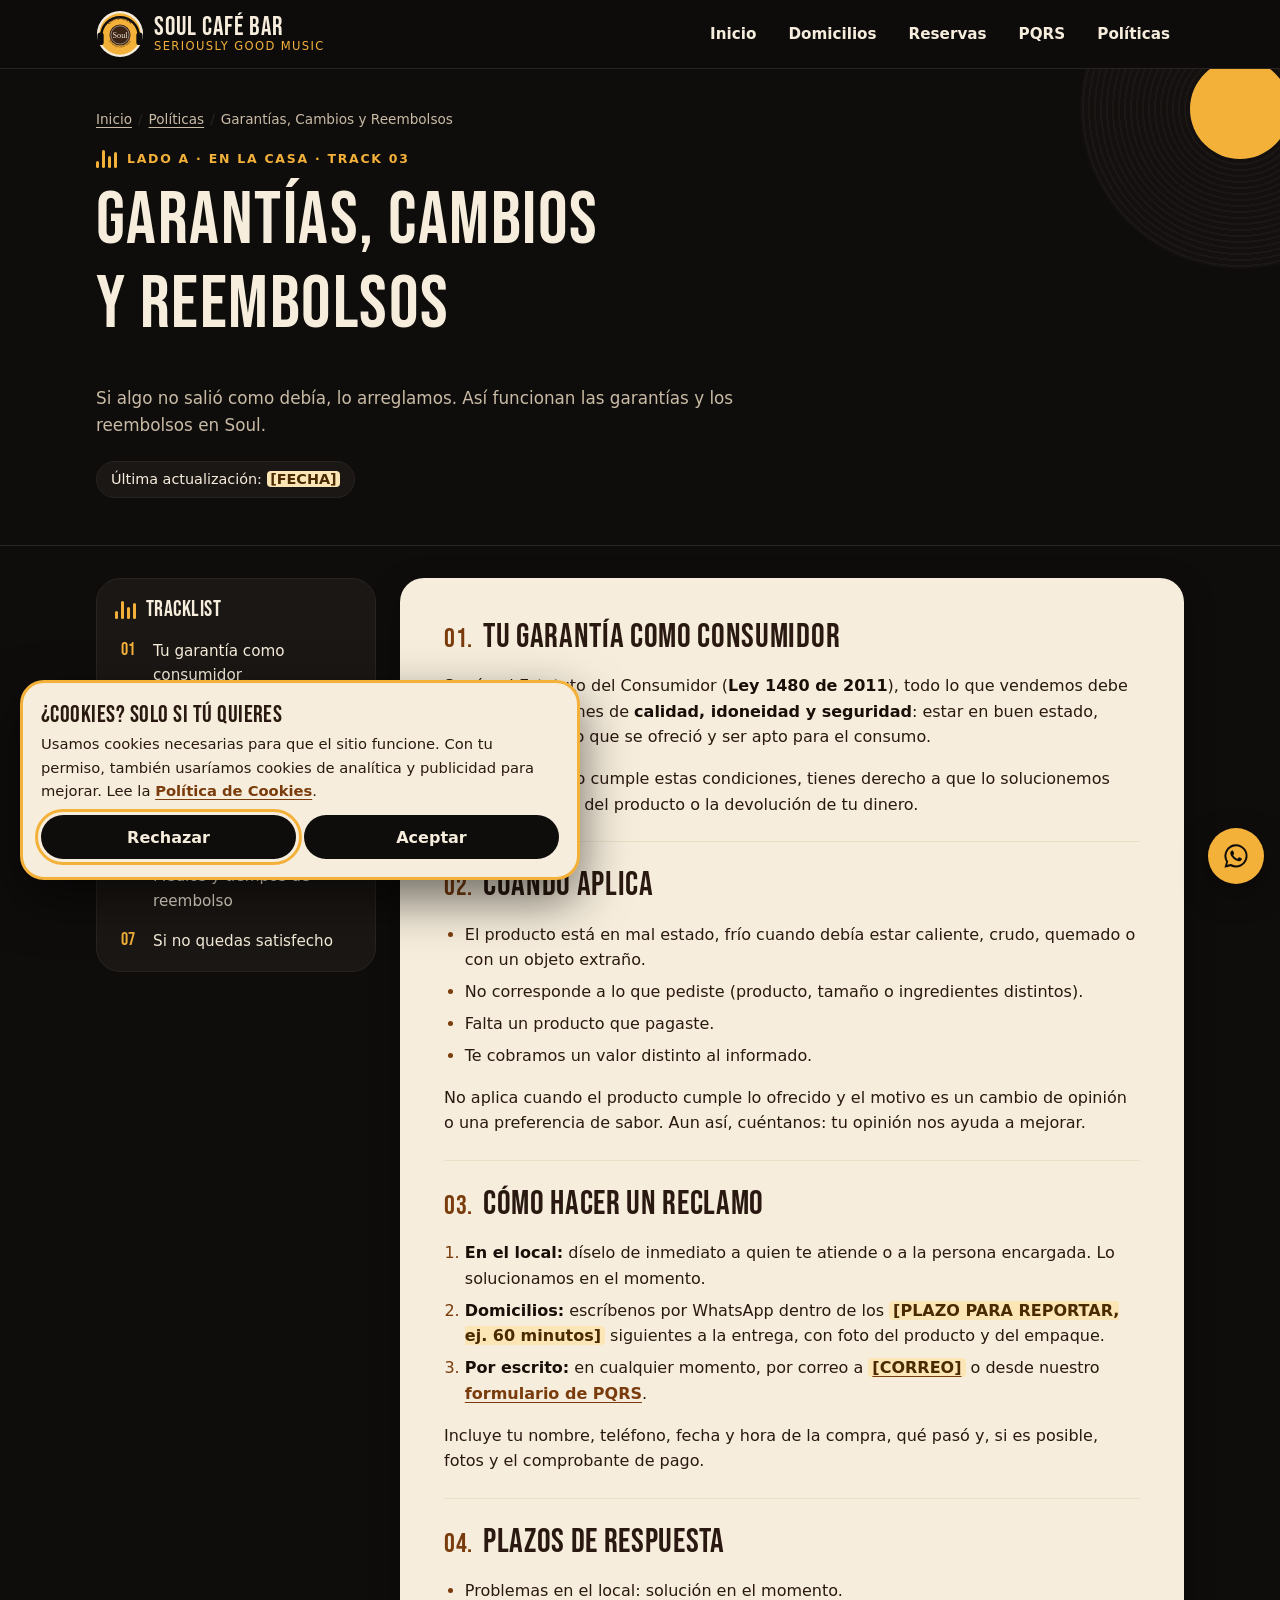
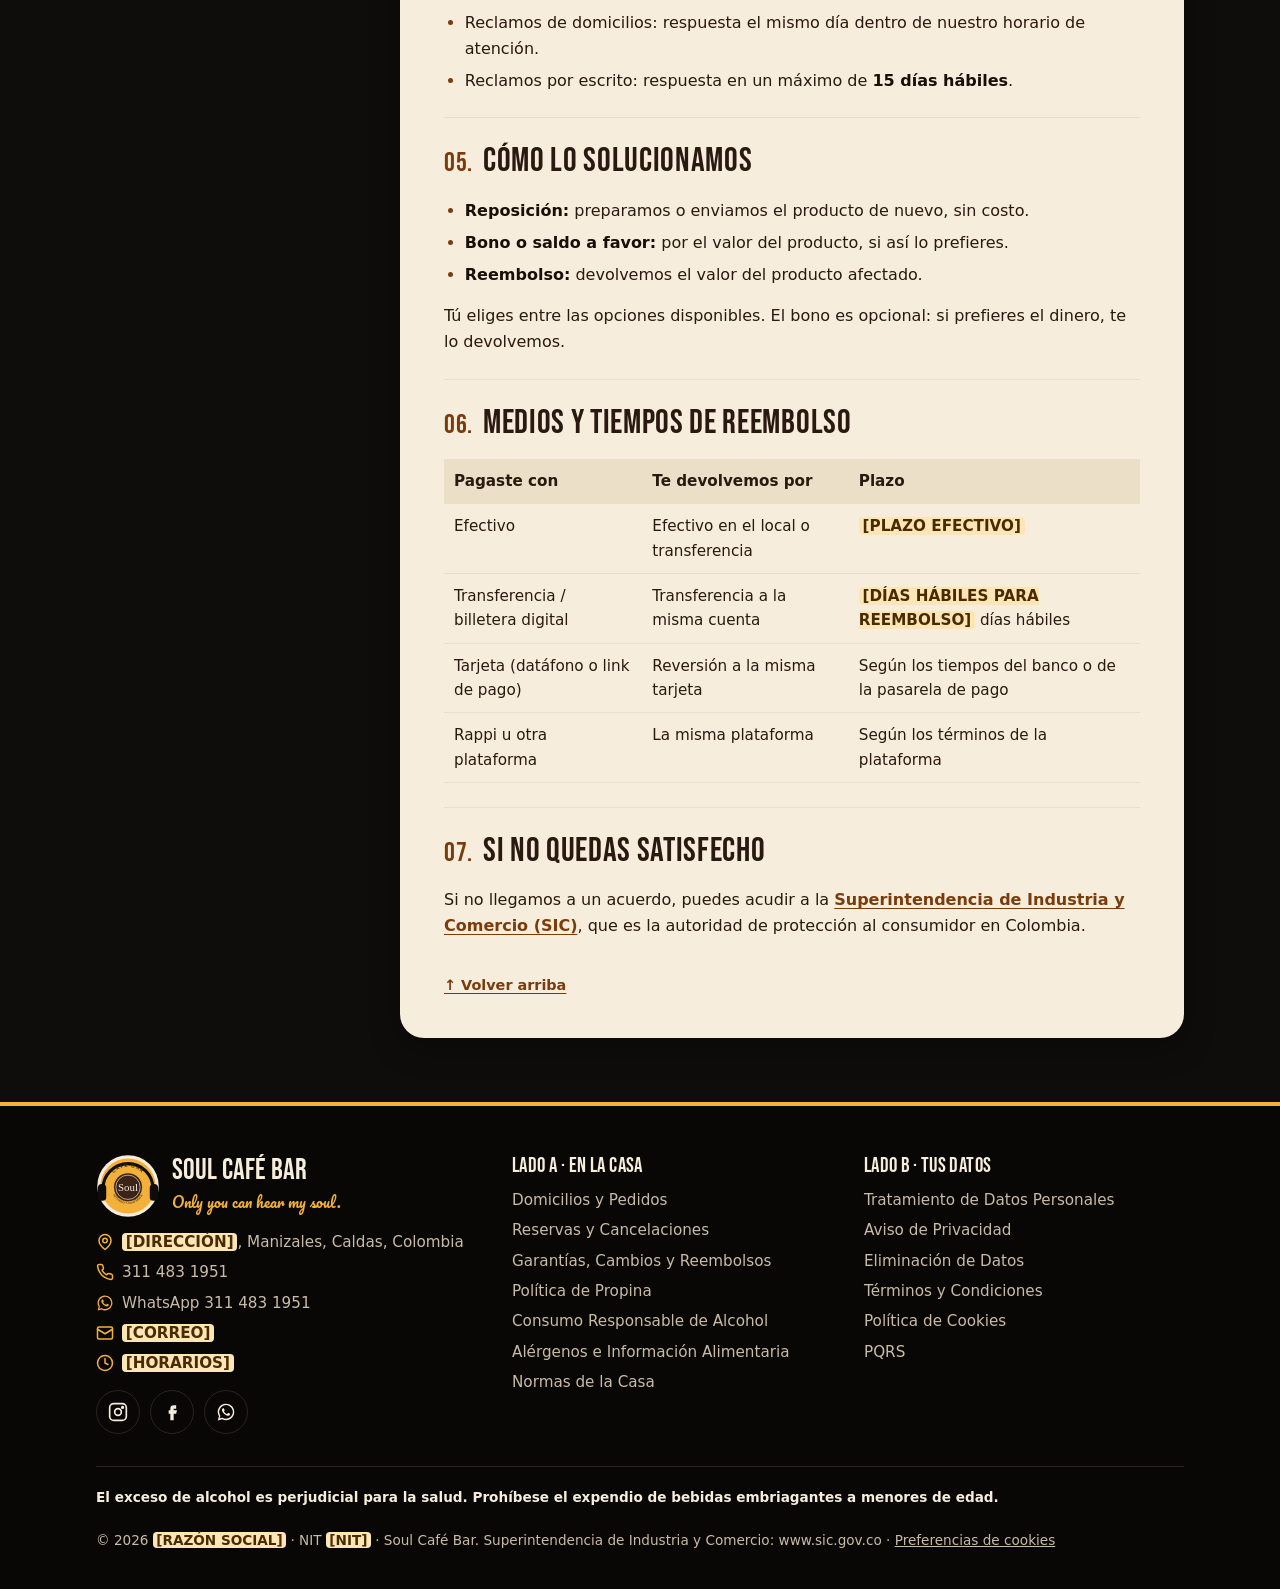
<file: soul-cafe-bar-web/reembolsos.html>
<!DOCTYPE html>
<html lang="es-CO">
<head>
<meta charset="utf-8">
<meta name="viewport" content="width=device-width, initial-scale=1">
<title>Garantías, Cambios y Reembolsos | Soul Café Bar Manizales</title>
<meta name="description" content="Garantías, cambios y reembolsos en Soul Café Bar según la Ley 1480 de 2011: cuándo aplican, cómo reclamar, plazos y medios de devolución.">
<link rel="canonical" href="https://[DOMINIO]/reembolsos.html">
<meta name="theme-color" content="#0f0d0c">
<meta property="og:type" content="website">
<meta property="og:locale" content="es_CO">
<meta property="og:site_name" content="Soul Café Bar">
<meta property="og:title" content="Garantías, Cambios y Reembolsos | Soul Café Bar Manizales">
<meta property="og:description" content="Garantías, cambios y reembolsos en Soul Café Bar según la Ley 1480 de 2011: cuándo aplican, cómo reclamar, plazos y medios de devolución.">
<meta property="og:url" content="https://[DOMINIO]/reembolsos.html">
<meta property="og:image" content="https://[DOMINIO]/assets/og-image.png">
<meta name="twitter:card" content="summary_large_image">
<link rel="icon" href="assets/favicon.svg" type="image/svg+xml">
<link rel="icon" href="assets/favicon.ico" sizes="32x32">
<link rel="apple-touch-icon" href="assets/apple-touch-icon.png">
<link rel="preconnect" href="https://fonts.googleapis.com">
<link rel="preconnect" href="https://fonts.gstatic.com" crossorigin>
<link rel="stylesheet" href="https://fonts.googleapis.com/css2?family=Bebas+Neue&amp;family=Pacifico&amp;display=swap">
<link rel="stylesheet" href="styles.css">
</head>
<body>
<a class="saltar" href="#contenido">Saltar al contenido</a>
<header class="sitio-header">
  <div class="contenedor header-fila">
    <a class="marca" href="index.html" aria-label="Soul Café Bar, ir al inicio">
      <img src="assets/logo.svg" alt="" width="48" height="48">
      <span class="marca-texto"><span class="marca-nombre">Soul Café Bar</span><span class="marca-lema">Seriously Good Music</span></span>
    </a>
    <button class="menu-boton" type="button" aria-expanded="false" aria-controls="menu-principal"><span class="eq" aria-hidden="true"><span></span><span></span><span></span><span></span></span> Menú</button>
    <nav class="menu-principal" id="menu-principal" aria-label="Principal">
      <ul>
        <li><a href="index.html">Inicio</a></li><li><a href="domicilios.html">Domicilios</a></li><li><a href="reservas.html">Reservas</a></li><li><a href="pqrs.html">PQRS</a></li><li><a href="index.html#politicas">Políticas</a></li>
      </ul>
    </nav>
  </div>
</header>
<main id="contenido">
<div class="pol-hero">
  <div class="contenedor">
    <nav class="migas" aria-label="Ruta de navegación"><ol><li><a href="index.html">Inicio</a></li><li><a href="index.html#politicas">Políticas</a></li><li aria-current="page">Garantías, Cambios y Reembolsos</li></ol></nav>
    <p class="pol-kicker"><span class="eq" aria-hidden="true"><span></span><span></span><span></span><span></span></span> Lado A · En la casa · Track 03</p>
    <h1>Garantías, Cambios y Reembolsos</h1>
    <p class="pol-intro">Si algo no salió como debía, lo arreglamos. Así funcionan las garantías y los reembolsos en Soul.</p>
    <p class="actualizacion">Última actualización: <span class="ph">[FECHA]</span></p>
  </div>
</div>
<div class="contenedor pol-layout">
  <nav class="indice" aria-label="Índice de esta política">
    <h2><span class="eq" aria-hidden="true"><span></span><span></span><span></span><span></span></span> Tracklist</h2>
    <ol><li><a href="#garantia">Tu garantía como consumidor</a></li><li><a href="#cuando">Cuándo aplica</a></li><li><a href="#como">Cómo hacer un reclamo</a></li><li><a href="#plazos">Plazos de respuesta</a></li><li><a href="#soluciones">Cómo lo solucionamos</a></li><li><a href="#medios">Medios y tiempos de reembolso</a></li><li><a href="#sic">Si no quedas satisfecho</a></li></ol>
  </nav>
  <article class="papel">
<section id="garantia" aria-labelledby="garantia-t"><h2 id="garantia-t"><span class="n">01.</span> Tu garantía como consumidor</h2><p>Según el Estatuto del Consumidor (<strong>Ley 1480 de 2011</strong>), todo lo que vendemos debe cumplir condiciones de <strong>calidad, idoneidad y seguridad</strong>: estar en buen estado, corresponder a lo que se ofreció y ser apto para el consumo.</p>
<p>Si un producto no cumple estas condiciones, tienes derecho a que lo solucionemos con la reposición del producto o la devolución de tu dinero.</p></section>
<section id="cuando" aria-labelledby="cuando-t"><h2 id="cuando-t"><span class="n">02.</span> Cuándo aplica</h2><ul>
<li>El producto está en mal estado, frío cuando debía estar caliente, crudo, quemado o con un objeto extraño.</li>
<li>No corresponde a lo que pediste (producto, tamaño o ingredientes distintos).</li>
<li>Falta un producto que pagaste.</li>
<li>Te cobramos un valor distinto al informado.</li>
</ul>
<p>No aplica cuando el producto cumple lo ofrecido y el motivo es un cambio de opinión o una preferencia de sabor. Aun así, cuéntanos: tu opinión nos ayuda a mejorar.</p></section>
<section id="como" aria-labelledby="como-t"><h2 id="como-t"><span class="n">03.</span> Cómo hacer un reclamo</h2><ol>
<li><strong>En el local:</strong> díselo de inmediato a quien te atiende o a la persona encargada. Lo solucionamos en el momento.</li>
<li><strong>Domicilios:</strong> escríbenos por WhatsApp dentro de los <span class="ph">[PLAZO PARA REPORTAR, ej. 60 minutos]</span> siguientes a la entrega, con foto del producto y del empaque.</li>
<li><strong>Por escrito:</strong> en cualquier momento, por correo a <a href="mailto:[CORREO]"><span class="ph">[CORREO]</span></a> o desde nuestro <a href="pqrs.html">formulario de PQRS</a>.</li>
</ol>
<p>Incluye tu nombre, teléfono, fecha y hora de la compra, qué pasó y, si es posible, fotos y el comprobante de pago.</p></section>
<section id="plazos" aria-labelledby="plazos-t"><h2 id="plazos-t"><span class="n">04.</span> Plazos de respuesta</h2><ul>
<li>Problemas en el local: solución en el momento.</li>
<li>Reclamos de domicilios: respuesta el mismo día dentro de nuestro horario de atención.</li>
<li>Reclamos por escrito: respuesta en un máximo de <strong>15 días hábiles</strong>.</li>
</ul></section>
<section id="soluciones" aria-labelledby="soluciones-t"><h2 id="soluciones-t"><span class="n">05.</span> Cómo lo solucionamos</h2><ul>
<li><strong>Reposición:</strong> preparamos o enviamos el producto de nuevo, sin costo.</li>
<li><strong>Bono o saldo a favor:</strong> por el valor del producto, si así lo prefieres.</li>
<li><strong>Reembolso:</strong> devolvemos el valor del producto afectado.</li>
</ul>
<p>Tú eliges entre las opciones disponibles. El bono es opcional: si prefieres el dinero, te lo devolvemos.</p></section>
<section id="medios" aria-labelledby="medios-t"><h2 id="medios-t"><span class="n">06.</span> Medios y tiempos de reembolso</h2><div class="tabla-wrap"><table>
<thead><tr><th scope="col">Pagaste con</th><th scope="col">Te devolvemos por</th><th scope="col">Plazo</th></tr></thead>
<tbody>
<tr><td>Efectivo</td><td>Efectivo en el local o transferencia</td><td><span class="ph">[PLAZO EFECTIVO]</span></td></tr>
<tr><td>Transferencia / billetera digital</td><td>Transferencia a la misma cuenta</td><td><span class="ph">[DÍAS HÁBILES PARA REEMBOLSO]</span> días hábiles</td></tr>
<tr><td>Tarjeta (datáfono o link de pago)</td><td>Reversión a la misma tarjeta</td><td>Según los tiempos del banco o de la pasarela de pago</td></tr>
<tr><td>Rappi u otra plataforma</td><td>La misma plataforma</td><td>Según los términos de la plataforma</td></tr>
</tbody></table></div></section>
<section id="sic" aria-labelledby="sic-t"><h2 id="sic-t"><span class="n">07.</span> Si no quedas satisfecho</h2><p>Si no llegamos a un acuerdo, puedes acudir a la <a href="https://www.sic.gov.co" target="_blank" rel="noopener">Superintendencia de Industria y Comercio (SIC)</a>, que es la autoridad de protección al consumidor en Colombia.</p></section>

    <a class="volver-arriba" href="#contenido">↑ Volver arriba</a>
  </article>
</div>
<!-- Revisar con abogado antes de publicar -->
</main>
<footer class="sitio-footer">
  <div class="contenedor">
    <div class="footer-grid">
      <div>
        <div class="footer-marca">
          <img src="assets/logo.svg" alt="" width="64" height="64">
          <div><p>Soul Café Bar</p><small>Only you can hear my soul.</small></div>
        </div>
        <ul class="footer-contacto">
          <li><svg viewBox="0 0 24 24" aria-hidden="true" fill="none" stroke="currentColor" stroke-width="2" stroke-linecap="round" stroke-linejoin="round"><path d="M20 10c0 6-8 12-8 12S4 16 4 10a8 8 0 0 1 16 0Z"/><circle cx="12" cy="10" r="3"/></svg><span><span class="ph">[DIRECCIÓN]</span>, Manizales, Caldas, Colombia</span></li>
          <li><svg viewBox="0 0 24 24" aria-hidden="true" fill="none" stroke="currentColor" stroke-width="2" stroke-linecap="round" stroke-linejoin="round"><path d="M22 16.9v3a2 2 0 0 1-2.2 2 19.8 19.8 0 0 1-8.6-3.1 19.5 19.5 0 0 1-6-6A19.8 19.8 0 0 1 2.1 4.2 2 2 0 0 1 4.1 2h3a2 2 0 0 1 2 1.7c.1.9.4 1.8.7 2.7a2 2 0 0 1-.5 2.1L8 9.8a16 16 0 0 0 6 6l1.3-1.3a2 2 0 0 1 2.1-.4c.9.3 1.8.6 2.7.7a2 2 0 0 1 1.7 2Z"/></svg><a href="tel:+573114831951">311 483 1951</a></li>
          <li><svg viewBox="0 0 24 24" aria-hidden="true" fill="currentColor"><path d="M12.04 2a9.9 9.9 0 0 0-8.5 15l-1.4 5.1 5.3-1.4A9.9 9.9 0 1 0 12.04 2Zm0 18.1a8.2 8.2 0 0 1-4.2-1.15l-.3-.18-3.1.82.83-3.04-.2-.31a8.2 8.2 0 1 1 6.97 3.86Zm4.5-6.15c-.25-.12-1.46-.72-1.69-.8-.23-.08-.39-.12-.55.12-.17.25-.64.8-.78.97-.14.17-.29.19-.53.06a6.7 6.7 0 0 1-1.98-1.22 7.4 7.4 0 0 1-1.37-1.7c-.14-.25 0-.38.11-.5.11-.11.25-.29.37-.43.12-.15.16-.25.25-.41.08-.17.04-.31-.02-.43-.06-.12-.55-1.33-.76-1.82-.2-.48-.4-.41-.55-.42h-.47a.9.9 0 0 0-.65.3 2.7 2.7 0 0 0-.85 2.02 4.7 4.7 0 0 0 .99 2.5 10.8 10.8 0 0 0 4.14 3.66c.58.25 1.03.4 1.38.51.58.18 1.1.16 1.52.1.46-.07 1.46-.6 1.66-1.18.21-.58.21-1.07.15-1.18-.06-.1-.22-.16-.47-.29Z"/></svg><a href="https://wa.me/573114831951" target="_blank" rel="noopener">WhatsApp 311 483 1951</a></li>
          <li><svg viewBox="0 0 24 24" aria-hidden="true" fill="none" stroke="currentColor" stroke-width="2" stroke-linecap="round" stroke-linejoin="round"><rect x="2" y="4" width="20" height="16" rx="2"/><path d="m22 7-10 6L2 7"/></svg><a href="mailto:[CORREO]"><span class="ph">[CORREO]</span></a></li>
          <li><svg viewBox="0 0 24 24" aria-hidden="true" fill="none" stroke="currentColor" stroke-width="2" stroke-linecap="round" stroke-linejoin="round"><circle cx="12" cy="12" r="10"/><path d="M12 6v6l4 2"/></svg><span><span class="ph">[HORARIOS]</span></span></li>
        </ul>
        <div class="redes">
          <a href="https://www.instagram.com/soulsgm/" target="_blank" rel="noopener" aria-label="Instagram de Soul Café Bar"><svg viewBox="0 0 24 24" aria-hidden="true" fill="none" stroke="currentColor" stroke-width="2" stroke-linecap="round" stroke-linejoin="round"><rect x="2" y="2" width="20" height="20" rx="5"/><circle cx="12" cy="12" r="4"/><circle cx="17.5" cy="6.5" r="1" fill="currentColor"/></svg></a>
          <a href="[FACEBOOK]" target="_blank" rel="noopener" aria-label="Facebook de Soul Café Bar"><svg viewBox="0 0 24 24" aria-hidden="true" fill="currentColor"><path d="M14 8h3V4h-3a4 4 0 0 0-4 4v2H8v4h2v8h4v-8h3l1-4h-4V8a0 0 0 0 1 0 0Z"/></svg></a>
          <a href="https://wa.me/573114831951" target="_blank" rel="noopener" aria-label="WhatsApp de Soul Café Bar"><svg viewBox="0 0 24 24" aria-hidden="true" fill="currentColor"><path d="M12.04 2a9.9 9.9 0 0 0-8.5 15l-1.4 5.1 5.3-1.4A9.9 9.9 0 1 0 12.04 2Zm0 18.1a8.2 8.2 0 0 1-4.2-1.15l-.3-.18-3.1.82.83-3.04-.2-.31a8.2 8.2 0 1 1 6.97 3.86Zm4.5-6.15c-.25-.12-1.46-.72-1.69-.8-.23-.08-.39-.12-.55.12-.17.25-.64.8-.78.97-.14.17-.29.19-.53.06a6.7 6.7 0 0 1-1.98-1.22 7.4 7.4 0 0 1-1.37-1.7c-.14-.25 0-.38.11-.5.11-.11.25-.29.37-.43.12-.15.16-.25.25-.41.08-.17.04-.31-.02-.43-.06-.12-.55-1.33-.76-1.82-.2-.48-.4-.41-.55-.42h-.47a.9.9 0 0 0-.65.3 2.7 2.7 0 0 0-.85 2.02 4.7 4.7 0 0 0 .99 2.5 10.8 10.8 0 0 0 4.14 3.66c.58.25 1.03.4 1.38.51.58.18 1.1.16 1.52.1.46-.07 1.46-.6 1.66-1.18.21-.58.21-1.07.15-1.18-.06-.1-.22-.16-.47-.29Z"/></svg></a>
        </div>
      </div>
      <nav aria-label="Políticas de servicio">
        <h2>Lado A · En la casa</h2>
        <ul><li><a href="domicilios.html">Domicilios y Pedidos</a></li><li><a href="reservas.html">Reservas y Cancelaciones</a></li><li><a href="reembolsos.html">Garantías, Cambios y Reembolsos</a></li><li><a href="propinas.html">Política de Propina</a></li><li><a href="alcohol.html">Consumo Responsable de Alcohol</a></li><li><a href="alergenos.html">Alérgenos e Información Alimentaria</a></li><li><a href="normas.html">Normas de la Casa</a></li></ul>
      </nav>
      <nav aria-label="Políticas de datos y derechos">
        <h2>Lado B · Tus datos</h2>
        <ul><li><a href="privacidad.html">Tratamiento de Datos Personales</a></li><li><a href="aviso-privacidad.html">Aviso de Privacidad</a></li><li><a href="eliminacion-datos.html">Eliminación de Datos</a></li><li><a href="terminos.html">Términos y Condiciones</a></li><li><a href="cookies.html">Política de Cookies</a></li><li><a href="pqrs.html">PQRS</a></li></ul>
      </nav>
    </div>
    <div class="footer-legal">
      <p class="footer-alcohol">El exceso de alcohol es perjudicial para la salud. Prohíbese el expendio de bebidas embriagantes a menores de edad.</p>
      <p>© <span id="anio">2026</span> <span class="ph">[RAZÓN SOCIAL]</span> · NIT <span class="ph">[NIT]</span> · Soul Café Bar. Superintendencia de Industria y Comercio: <a href="https://www.sic.gov.co" target="_blank" rel="noopener">www.sic.gov.co</a> · <button class="boton-enlace" type="button" data-abrir-cookies>Preferencias de cookies</button></p>
    </div>
  </div>
</footer>
<a class="wa-flotante" href="https://wa.me/573114831951" target="_blank" rel="noopener" aria-label="Escríbenos por WhatsApp"><svg viewBox="0 0 24 24" aria-hidden="true" fill="currentColor"><path d="M12.04 2a9.9 9.9 0 0 0-8.5 15l-1.4 5.1 5.3-1.4A9.9 9.9 0 1 0 12.04 2Zm0 18.1a8.2 8.2 0 0 1-4.2-1.15l-.3-.18-3.1.82.83-3.04-.2-.31a8.2 8.2 0 1 1 6.97 3.86Zm4.5-6.15c-.25-.12-1.46-.72-1.69-.8-.23-.08-.39-.12-.55.12-.17.25-.64.8-.78.97-.14.17-.29.19-.53.06a6.7 6.7 0 0 1-1.98-1.22 7.4 7.4 0 0 1-1.37-1.7c-.14-.25 0-.38.11-.5.11-.11.25-.29.37-.43.12-.15.16-.25.25-.41.08-.17.04-.31-.02-.43-.06-.12-.55-1.33-.76-1.82-.2-.48-.4-.41-.55-.42h-.47a.9.9 0 0 0-.65.3 2.7 2.7 0 0 0-.85 2.02 4.7 4.7 0 0 0 .99 2.5 10.8 10.8 0 0 0 4.14 3.66c.58.25 1.03.4 1.38.51.58.18 1.1.16 1.52.1.46-.07 1.46-.6 1.66-1.18.21-.58.21-1.07.15-1.18-.06-.1-.22-.16-.47-.29Z"/></svg></a>
<div class="cookie-banner" id="cookie-banner" role="dialog" aria-labelledby="cookie-titulo" aria-describedby="cookie-texto" hidden>
  <h2 id="cookie-titulo">¿Cookies? Solo si tú quieres</h2>
  <p id="cookie-texto">Usamos cookies necesarias para que el sitio funcione. Con tu permiso, también usaríamos cookies de analítica y publicidad para mejorar. Lee la <a href="cookies.html">Política de Cookies</a>.</p>
  <div class="botones">
    <button class="boton boton-oscuro" type="button" data-cookies="rechazar">Rechazar</button>
    <button class="boton boton-oscuro" type="button" data-cookies="aceptar">Aceptar</button>
  </div>
</div>
<script src="main.js" defer></script>
</body>
</html>
</file>
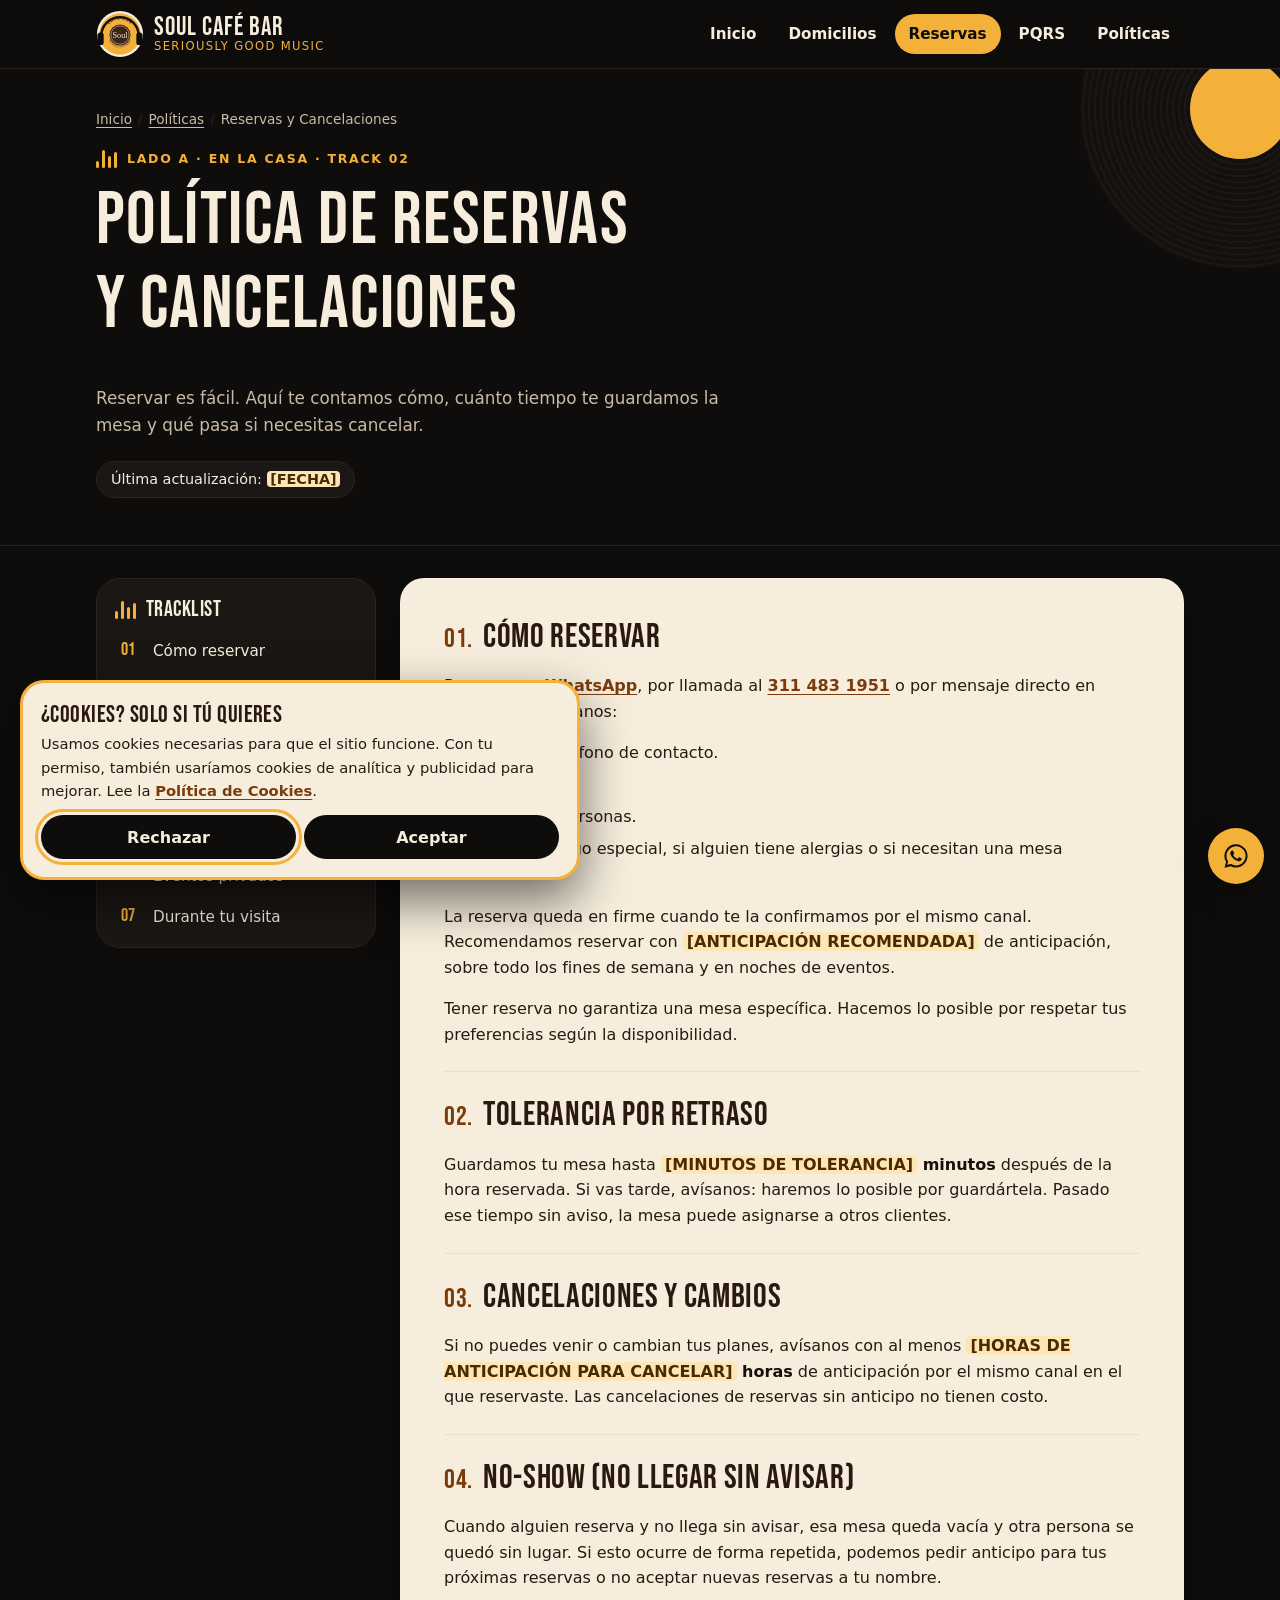
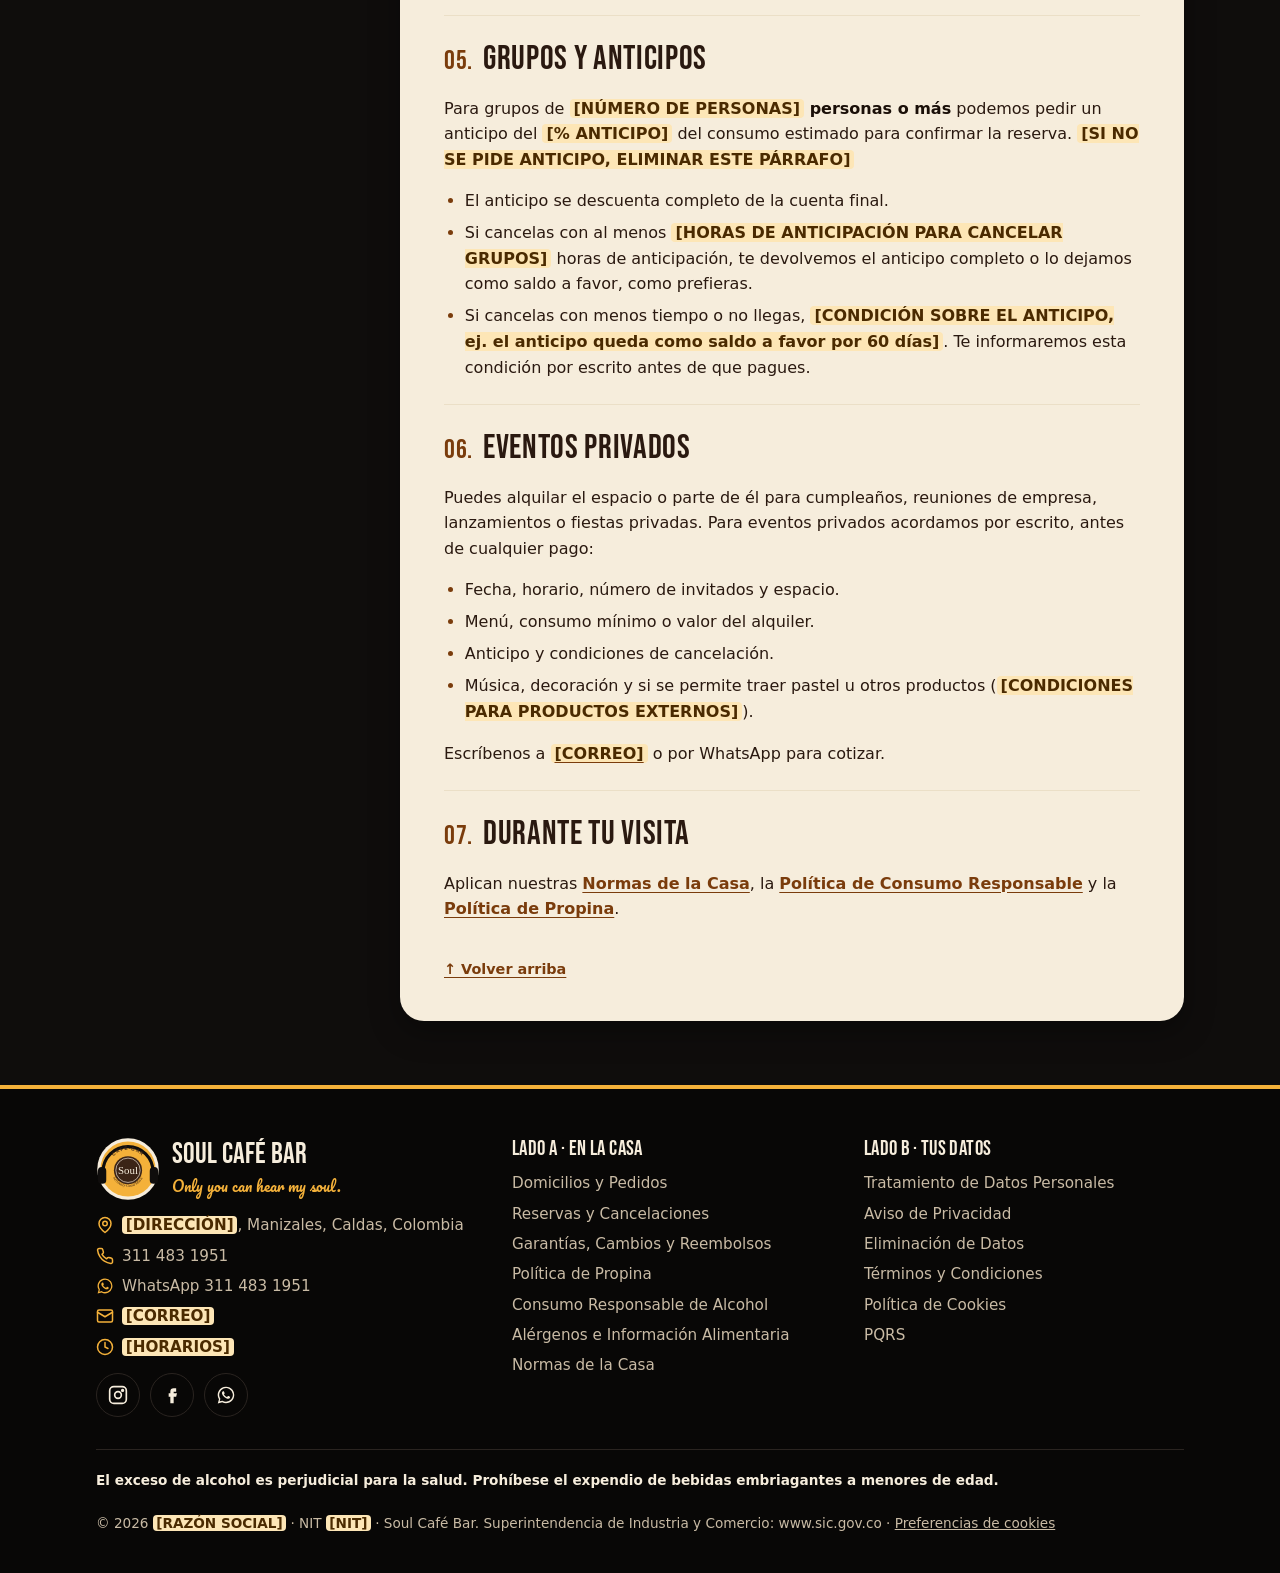
<file: soul-cafe-bar-web/reservas.html>
<!DOCTYPE html>
<html lang="es-CO">
<head>
<meta charset="utf-8">
<meta name="viewport" content="width=device-width, initial-scale=1">
<title>Política de Reservas y Cancelaciones | Soul Café Bar Manizales</title>
<meta name="description" content="Reservas en Soul Café Bar Manizales: cómo reservar, tiempo de tolerancia, cancelaciones, no-show, anticipos para grupos y eventos privados.">
<link rel="canonical" href="https://[DOMINIO]/reservas.html">
<meta name="theme-color" content="#0f0d0c">
<meta property="og:type" content="website">
<meta property="og:locale" content="es_CO">
<meta property="og:site_name" content="Soul Café Bar">
<meta property="og:title" content="Política de Reservas y Cancelaciones | Soul Café Bar Manizales">
<meta property="og:description" content="Reservas en Soul Café Bar Manizales: cómo reservar, tiempo de tolerancia, cancelaciones, no-show, anticipos para grupos y eventos privados.">
<meta property="og:url" content="https://[DOMINIO]/reservas.html">
<meta property="og:image" content="https://[DOMINIO]/assets/og-image.png">
<meta name="twitter:card" content="summary_large_image">
<link rel="icon" href="assets/favicon.svg" type="image/svg+xml">
<link rel="icon" href="assets/favicon.ico" sizes="32x32">
<link rel="apple-touch-icon" href="assets/apple-touch-icon.png">
<link rel="preconnect" href="https://fonts.googleapis.com">
<link rel="preconnect" href="https://fonts.gstatic.com" crossorigin>
<link rel="stylesheet" href="https://fonts.googleapis.com/css2?family=Bebas+Neue&amp;family=Pacifico&amp;display=swap">
<link rel="stylesheet" href="styles.css">
</head>
<body>
<a class="saltar" href="#contenido">Saltar al contenido</a>
<header class="sitio-header">
  <div class="contenedor header-fila">
    <a class="marca" href="index.html" aria-label="Soul Café Bar, ir al inicio">
      <img src="assets/logo.svg" alt="" width="48" height="48">
      <span class="marca-texto"><span class="marca-nombre">Soul Café Bar</span><span class="marca-lema">Seriously Good Music</span></span>
    </a>
    <button class="menu-boton" type="button" aria-expanded="false" aria-controls="menu-principal"><span class="eq" aria-hidden="true"><span></span><span></span><span></span><span></span></span> Menú</button>
    <nav class="menu-principal" id="menu-principal" aria-label="Principal">
      <ul>
        <li><a href="index.html">Inicio</a></li><li><a href="domicilios.html">Domicilios</a></li><li><a href="reservas.html" aria-current="page">Reservas</a></li><li><a href="pqrs.html">PQRS</a></li><li><a href="index.html#politicas">Políticas</a></li>
      </ul>
    </nav>
  </div>
</header>
<main id="contenido">
<div class="pol-hero">
  <div class="contenedor">
    <nav class="migas" aria-label="Ruta de navegación"><ol><li><a href="index.html">Inicio</a></li><li><a href="index.html#politicas">Políticas</a></li><li aria-current="page">Reservas y Cancelaciones</li></ol></nav>
    <p class="pol-kicker"><span class="eq" aria-hidden="true"><span></span><span></span><span></span><span></span></span> Lado A · En la casa · Track 02</p>
    <h1>Política de Reservas y Cancelaciones</h1>
    <p class="pol-intro">Reservar es fácil. Aquí te contamos cómo, cuánto tiempo te guardamos la mesa y qué pasa si necesitas cancelar.</p>
    <p class="actualizacion">Última actualización: <span class="ph">[FECHA]</span></p>
  </div>
</div>
<div class="contenedor pol-layout">
  <nav class="indice" aria-label="Índice de esta política">
    <h2><span class="eq" aria-hidden="true"><span></span><span></span><span></span><span></span></span> Tracklist</h2>
    <ol><li><a href="#como">Cómo reservar</a></li><li><a href="#tolerancia">Tolerancia por retraso</a></li><li><a href="#cancelacion">Cancelaciones y cambios</a></li><li><a href="#no-show">No-show (no llegar sin avisar)</a></li><li><a href="#grupos">Grupos y anticipos</a></li><li><a href="#eventos">Eventos privados</a></li><li><a href="#reglas">Durante tu visita</a></li></ol>
  </nav>
  <article class="papel">
<section id="como" aria-labelledby="como-t"><h2 id="como-t"><span class="n">01.</span> Cómo reservar</h2><p>Reserva por <a href="https://wa.me/573114831951?text=Hola%20Soul%2C%20quiero%20reservar" target="_blank" rel="noopener">WhatsApp</a>, por llamada al <a href="tel:+573114831951">311 483 1951</a> o por mensaje directo en Instagram. Indícanos:</p>
<ul><li>Nombre y teléfono de contacto.</li><li>Fecha y hora.</li><li>Número de personas.</li><li>Si celebras algo especial, si alguien tiene alergias o si necesitan una mesa accesible.</li></ul>
<p>La reserva queda en firme cuando te la confirmamos por el mismo canal. Recomendamos reservar con <span class="ph">[ANTICIPACIÓN RECOMENDADA]</span> de anticipación, sobre todo los fines de semana y en noches de eventos.</p>
<p>Tener reserva no garantiza una mesa específica. Hacemos lo posible por respetar tus preferencias según la disponibilidad.</p></section>
<section id="tolerancia" aria-labelledby="tolerancia-t"><h2 id="tolerancia-t"><span class="n">02.</span> Tolerancia por retraso</h2><p>Guardamos tu mesa hasta <strong><span class="ph">[MINUTOS DE TOLERANCIA]</span> minutos</strong> después de la hora reservada. Si vas tarde, avísanos: haremos lo posible por guardártela. Pasado ese tiempo sin aviso, la mesa puede asignarse a otros clientes.</p></section>
<section id="cancelacion" aria-labelledby="cancelacion-t"><h2 id="cancelacion-t"><span class="n">03.</span> Cancelaciones y cambios</h2><p>Si no puedes venir o cambian tus planes, avísanos con al menos <strong><span class="ph">[HORAS DE ANTICIPACIÓN PARA CANCELAR]</span> horas</strong> de anticipación por el mismo canal en el que reservaste. Las cancelaciones de reservas sin anticipo no tienen costo.</p></section>
<section id="no-show" aria-labelledby="no-show-t"><h2 id="no-show-t"><span class="n">04.</span> No-show (no llegar sin avisar)</h2><p>Cuando alguien reserva y no llega sin avisar, esa mesa queda vacía y otra persona se quedó sin lugar. Si esto ocurre de forma repetida, podemos pedir anticipo para tus próximas reservas o no aceptar nuevas reservas a tu nombre.</p></section>
<section id="grupos" aria-labelledby="grupos-t"><h2 id="grupos-t"><span class="n">05.</span> Grupos y anticipos</h2><p>Para grupos de <strong><span class="ph">[NÚMERO DE PERSONAS]</span> personas o más</strong> podemos pedir un anticipo del <strong><span class="ph">[% ANTICIPO]</span></strong> del consumo estimado para confirmar la reserva. <span class="ph">[SI NO SE PIDE ANTICIPO, ELIMINAR ESTE PÁRRAFO]</span></p>
<ul>
<li>El anticipo se descuenta completo de la cuenta final.</li>
<li>Si cancelas con al menos <span class="ph">[HORAS DE ANTICIPACIÓN PARA CANCELAR GRUPOS]</span> horas de anticipación, te devolvemos el anticipo completo o lo dejamos como saldo a favor, como prefieras.</li>
<li>Si cancelas con menos tiempo o no llegas, <span class="ph">[CONDICIÓN SOBRE EL ANTICIPO, ej. el anticipo queda como saldo a favor por 60 días]</span>. Te informaremos esta condición por escrito antes de que pagues.</li>
</ul></section>
<section id="eventos" aria-labelledby="eventos-t"><h2 id="eventos-t"><span class="n">06.</span> Eventos privados</h2><p>Puedes alquilar el espacio o parte de él para cumpleaños, reuniones de empresa, lanzamientos o fiestas privadas. Para eventos privados acordamos por escrito, antes de cualquier pago:</p>
<ul><li>Fecha, horario, número de invitados y espacio.</li><li>Menú, consumo mínimo o valor del alquiler.</li><li>Anticipo y condiciones de cancelación.</li><li>Música, decoración y si se permite traer pastel u otros productos (<span class="ph">[CONDICIONES PARA PRODUCTOS EXTERNOS]</span>).</li></ul>
<p>Escríbenos a <a href="mailto:[CORREO]"><span class="ph">[CORREO]</span></a> o por WhatsApp para cotizar.</p></section>
<section id="reglas" aria-labelledby="reglas-t"><h2 id="reglas-t"><span class="n">07.</span> Durante tu visita</h2><p>Aplican nuestras <a href="normas.html">Normas de la Casa</a>, la <a href="alcohol.html">Política de Consumo Responsable</a> y la <a href="propinas.html">Política de Propina</a>.</p></section>

    <a class="volver-arriba" href="#contenido">↑ Volver arriba</a>
  </article>
</div>
<!-- Revisar con abogado antes de publicar -->
</main>
<footer class="sitio-footer">
  <div class="contenedor">
    <div class="footer-grid">
      <div>
        <div class="footer-marca">
          <img src="assets/logo.svg" alt="" width="64" height="64">
          <div><p>Soul Café Bar</p><small>Only you can hear my soul.</small></div>
        </div>
        <ul class="footer-contacto">
          <li><svg viewBox="0 0 24 24" aria-hidden="true" fill="none" stroke="currentColor" stroke-width="2" stroke-linecap="round" stroke-linejoin="round"><path d="M20 10c0 6-8 12-8 12S4 16 4 10a8 8 0 0 1 16 0Z"/><circle cx="12" cy="10" r="3"/></svg><span><span class="ph">[DIRECCIÓN]</span>, Manizales, Caldas, Colombia</span></li>
          <li><svg viewBox="0 0 24 24" aria-hidden="true" fill="none" stroke="currentColor" stroke-width="2" stroke-linecap="round" stroke-linejoin="round"><path d="M22 16.9v3a2 2 0 0 1-2.2 2 19.8 19.8 0 0 1-8.6-3.1 19.5 19.5 0 0 1-6-6A19.8 19.8 0 0 1 2.1 4.2 2 2 0 0 1 4.1 2h3a2 2 0 0 1 2 1.7c.1.9.4 1.8.7 2.7a2 2 0 0 1-.5 2.1L8 9.8a16 16 0 0 0 6 6l1.3-1.3a2 2 0 0 1 2.1-.4c.9.3 1.8.6 2.7.7a2 2 0 0 1 1.7 2Z"/></svg><a href="tel:+573114831951">311 483 1951</a></li>
          <li><svg viewBox="0 0 24 24" aria-hidden="true" fill="currentColor"><path d="M12.04 2a9.9 9.9 0 0 0-8.5 15l-1.4 5.1 5.3-1.4A9.9 9.9 0 1 0 12.04 2Zm0 18.1a8.2 8.2 0 0 1-4.2-1.15l-.3-.18-3.1.82.83-3.04-.2-.31a8.2 8.2 0 1 1 6.97 3.86Zm4.5-6.15c-.25-.12-1.46-.72-1.69-.8-.23-.08-.39-.12-.55.12-.17.25-.64.8-.78.97-.14.17-.29.19-.53.06a6.7 6.7 0 0 1-1.98-1.22 7.4 7.4 0 0 1-1.37-1.7c-.14-.25 0-.38.11-.5.11-.11.25-.29.37-.43.12-.15.16-.25.25-.41.08-.17.04-.31-.02-.43-.06-.12-.55-1.33-.76-1.82-.2-.48-.4-.41-.55-.42h-.47a.9.9 0 0 0-.65.3 2.7 2.7 0 0 0-.85 2.02 4.7 4.7 0 0 0 .99 2.5 10.8 10.8 0 0 0 4.14 3.66c.58.25 1.03.4 1.38.51.58.18 1.1.16 1.52.1.46-.07 1.46-.6 1.66-1.18.21-.58.21-1.07.15-1.18-.06-.1-.22-.16-.47-.29Z"/></svg><a href="https://wa.me/573114831951" target="_blank" rel="noopener">WhatsApp 311 483 1951</a></li>
          <li><svg viewBox="0 0 24 24" aria-hidden="true" fill="none" stroke="currentColor" stroke-width="2" stroke-linecap="round" stroke-linejoin="round"><rect x="2" y="4" width="20" height="16" rx="2"/><path d="m22 7-10 6L2 7"/></svg><a href="mailto:[CORREO]"><span class="ph">[CORREO]</span></a></li>
          <li><svg viewBox="0 0 24 24" aria-hidden="true" fill="none" stroke="currentColor" stroke-width="2" stroke-linecap="round" stroke-linejoin="round"><circle cx="12" cy="12" r="10"/><path d="M12 6v6l4 2"/></svg><span><span class="ph">[HORARIOS]</span></span></li>
        </ul>
        <div class="redes">
          <a href="https://www.instagram.com/soulsgm/" target="_blank" rel="noopener" aria-label="Instagram de Soul Café Bar"><svg viewBox="0 0 24 24" aria-hidden="true" fill="none" stroke="currentColor" stroke-width="2" stroke-linecap="round" stroke-linejoin="round"><rect x="2" y="2" width="20" height="20" rx="5"/><circle cx="12" cy="12" r="4"/><circle cx="17.5" cy="6.5" r="1" fill="currentColor"/></svg></a>
          <a href="[FACEBOOK]" target="_blank" rel="noopener" aria-label="Facebook de Soul Café Bar"><svg viewBox="0 0 24 24" aria-hidden="true" fill="currentColor"><path d="M14 8h3V4h-3a4 4 0 0 0-4 4v2H8v4h2v8h4v-8h3l1-4h-4V8a0 0 0 0 1 0 0Z"/></svg></a>
          <a href="https://wa.me/573114831951" target="_blank" rel="noopener" aria-label="WhatsApp de Soul Café Bar"><svg viewBox="0 0 24 24" aria-hidden="true" fill="currentColor"><path d="M12.04 2a9.9 9.9 0 0 0-8.5 15l-1.4 5.1 5.3-1.4A9.9 9.9 0 1 0 12.04 2Zm0 18.1a8.2 8.2 0 0 1-4.2-1.15l-.3-.18-3.1.82.83-3.04-.2-.31a8.2 8.2 0 1 1 6.97 3.86Zm4.5-6.15c-.25-.12-1.46-.72-1.69-.8-.23-.08-.39-.12-.55.12-.17.25-.64.8-.78.97-.14.17-.29.19-.53.06a6.7 6.7 0 0 1-1.98-1.22 7.4 7.4 0 0 1-1.37-1.7c-.14-.25 0-.38.11-.5.11-.11.25-.29.37-.43.12-.15.16-.25.25-.41.08-.17.04-.31-.02-.43-.06-.12-.55-1.33-.76-1.82-.2-.48-.4-.41-.55-.42h-.47a.9.9 0 0 0-.65.3 2.7 2.7 0 0 0-.85 2.02 4.7 4.7 0 0 0 .99 2.5 10.8 10.8 0 0 0 4.14 3.66c.58.25 1.03.4 1.38.51.58.18 1.1.16 1.52.1.46-.07 1.46-.6 1.66-1.18.21-.58.21-1.07.15-1.18-.06-.1-.22-.16-.47-.29Z"/></svg></a>
        </div>
      </div>
      <nav aria-label="Políticas de servicio">
        <h2>Lado A · En la casa</h2>
        <ul><li><a href="domicilios.html">Domicilios y Pedidos</a></li><li><a href="reservas.html">Reservas y Cancelaciones</a></li><li><a href="reembolsos.html">Garantías, Cambios y Reembolsos</a></li><li><a href="propinas.html">Política de Propina</a></li><li><a href="alcohol.html">Consumo Responsable de Alcohol</a></li><li><a href="alergenos.html">Alérgenos e Información Alimentaria</a></li><li><a href="normas.html">Normas de la Casa</a></li></ul>
      </nav>
      <nav aria-label="Políticas de datos y derechos">
        <h2>Lado B · Tus datos</h2>
        <ul><li><a href="privacidad.html">Tratamiento de Datos Personales</a></li><li><a href="aviso-privacidad.html">Aviso de Privacidad</a></li><li><a href="eliminacion-datos.html">Eliminación de Datos</a></li><li><a href="terminos.html">Términos y Condiciones</a></li><li><a href="cookies.html">Política de Cookies</a></li><li><a href="pqrs.html">PQRS</a></li></ul>
      </nav>
    </div>
    <div class="footer-legal">
      <p class="footer-alcohol">El exceso de alcohol es perjudicial para la salud. Prohíbese el expendio de bebidas embriagantes a menores de edad.</p>
      <p>© <span id="anio">2026</span> <span class="ph">[RAZÓN SOCIAL]</span> · NIT <span class="ph">[NIT]</span> · Soul Café Bar. Superintendencia de Industria y Comercio: <a href="https://www.sic.gov.co" target="_blank" rel="noopener">www.sic.gov.co</a> · <button class="boton-enlace" type="button" data-abrir-cookies>Preferencias de cookies</button></p>
    </div>
  </div>
</footer>
<a class="wa-flotante" href="https://wa.me/573114831951" target="_blank" rel="noopener" aria-label="Escríbenos por WhatsApp"><svg viewBox="0 0 24 24" aria-hidden="true" fill="currentColor"><path d="M12.04 2a9.9 9.9 0 0 0-8.5 15l-1.4 5.1 5.3-1.4A9.9 9.9 0 1 0 12.04 2Zm0 18.1a8.2 8.2 0 0 1-4.2-1.15l-.3-.18-3.1.82.83-3.04-.2-.31a8.2 8.2 0 1 1 6.97 3.86Zm4.5-6.15c-.25-.12-1.46-.72-1.69-.8-.23-.08-.39-.12-.55.12-.17.25-.64.8-.78.97-.14.17-.29.19-.53.06a6.7 6.7 0 0 1-1.98-1.22 7.4 7.4 0 0 1-1.37-1.7c-.14-.25 0-.38.11-.5.11-.11.25-.29.37-.43.12-.15.16-.25.25-.41.08-.17.04-.31-.02-.43-.06-.12-.55-1.33-.76-1.82-.2-.48-.4-.41-.55-.42h-.47a.9.9 0 0 0-.65.3 2.7 2.7 0 0 0-.85 2.02 4.7 4.7 0 0 0 .99 2.5 10.8 10.8 0 0 0 4.14 3.66c.58.25 1.03.4 1.38.51.58.18 1.1.16 1.52.1.46-.07 1.46-.6 1.66-1.18.21-.58.21-1.07.15-1.18-.06-.1-.22-.16-.47-.29Z"/></svg></a>
<div class="cookie-banner" id="cookie-banner" role="dialog" aria-labelledby="cookie-titulo" aria-describedby="cookie-texto" hidden>
  <h2 id="cookie-titulo">¿Cookies? Solo si tú quieres</h2>
  <p id="cookie-texto">Usamos cookies necesarias para que el sitio funcione. Con tu permiso, también usaríamos cookies de analítica y publicidad para mejorar. Lee la <a href="cookies.html">Política de Cookies</a>.</p>
  <div class="botones">
    <button class="boton boton-oscuro" type="button" data-cookies="rechazar">Rechazar</button>
    <button class="boton boton-oscuro" type="button" data-cookies="aceptar">Aceptar</button>
  </div>
</div>
<script src="main.js" defer></script>
</body>
</html>
</file>
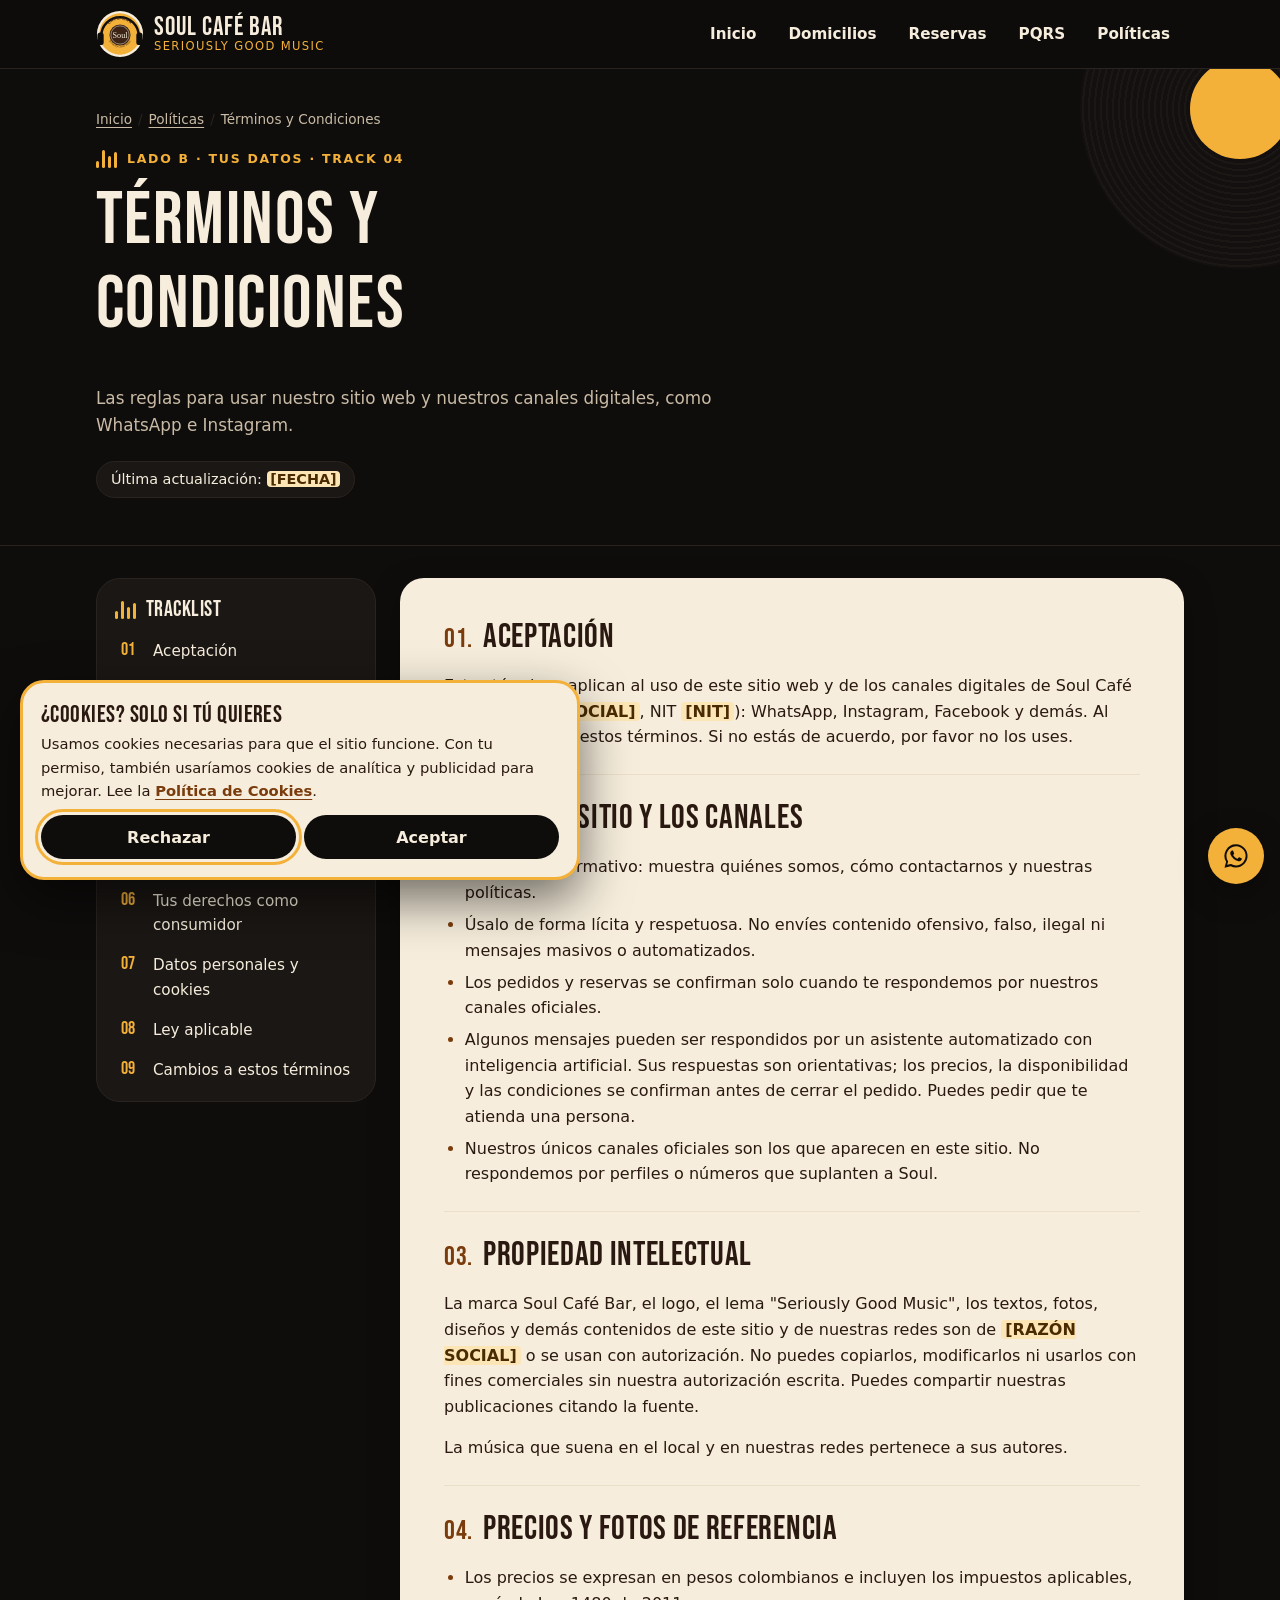
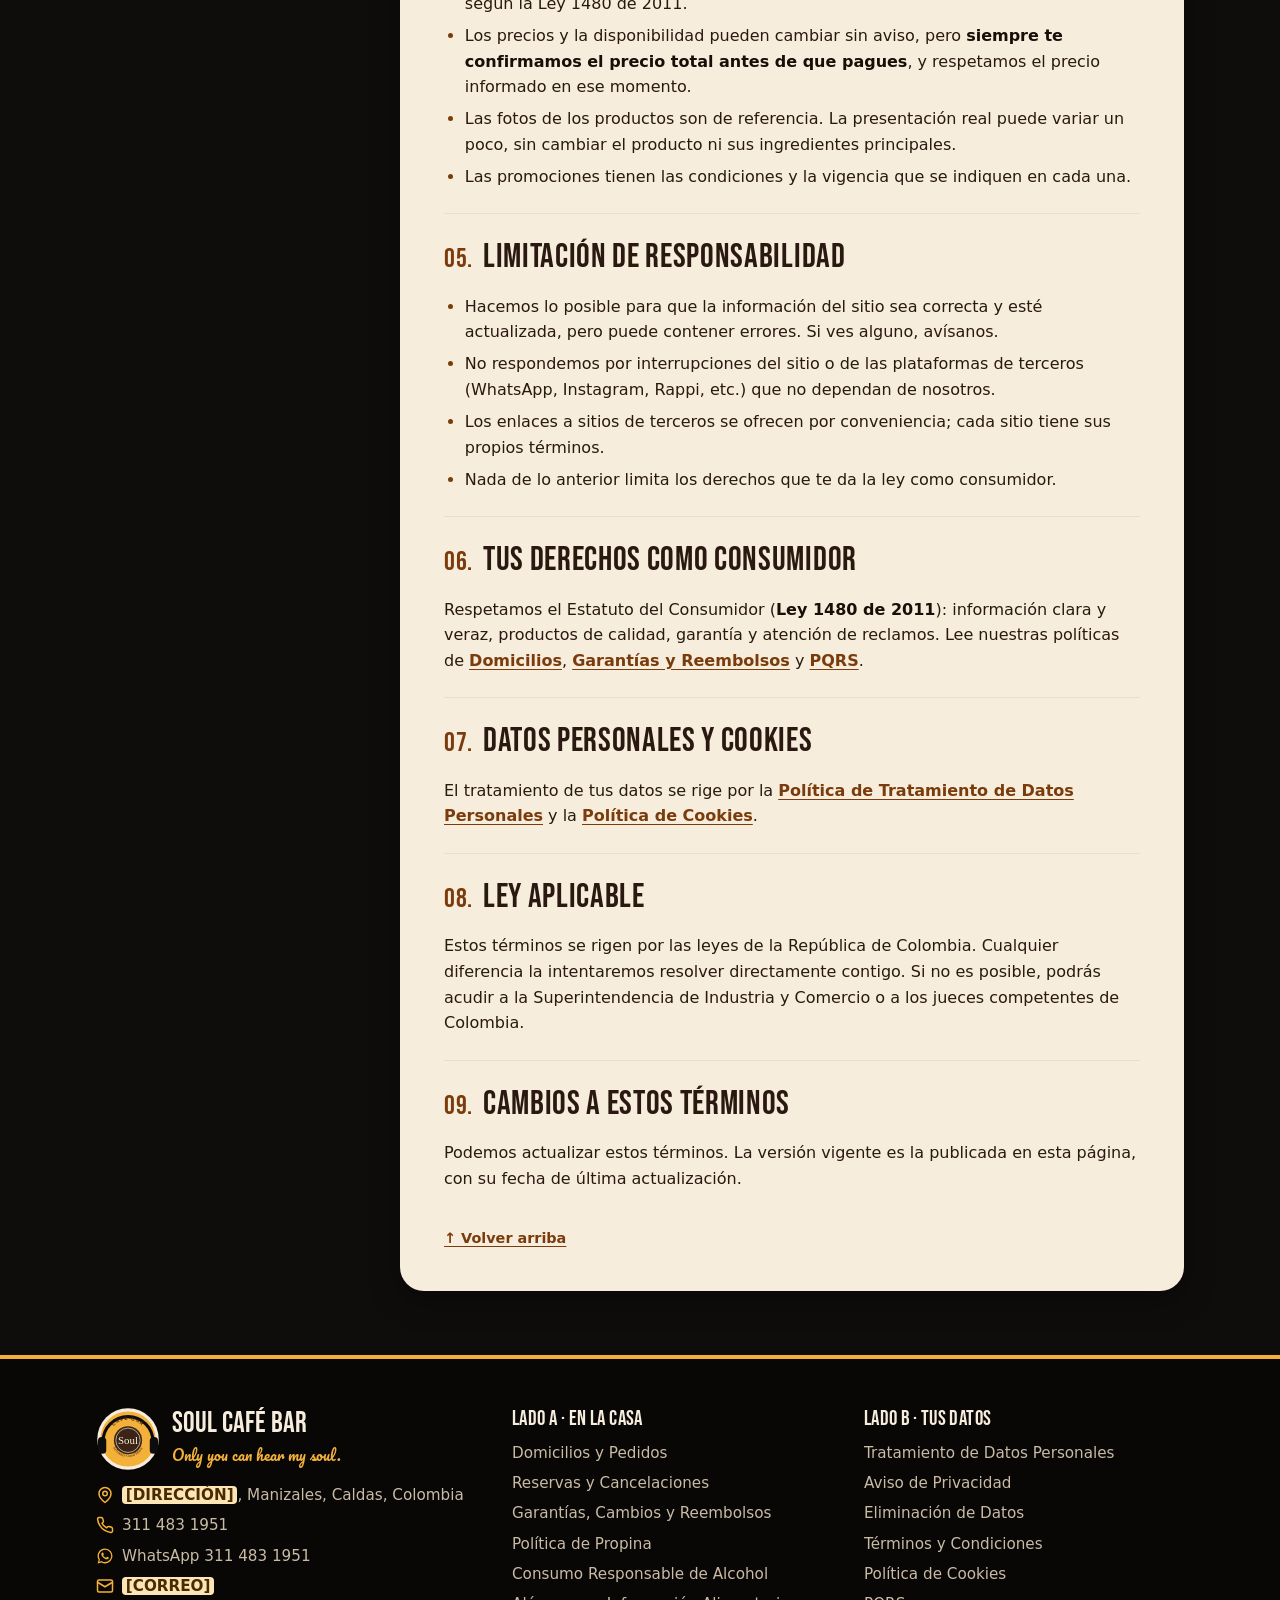
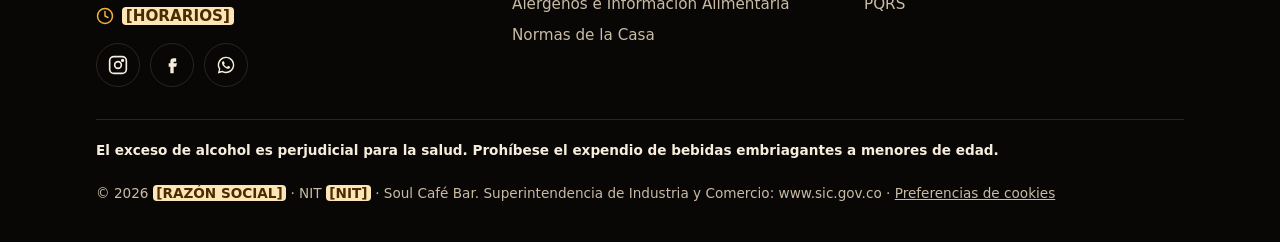
<file: soul-cafe-bar-web/terminos.html>
<!DOCTYPE html>
<html lang="es-CO">
<head>
<meta charset="utf-8">
<meta name="viewport" content="width=device-width, initial-scale=1">
<title>Términos y Condiciones | Soul Café Bar Manizales</title>
<meta name="description" content="Términos y condiciones de uso del sitio web y los canales digitales de Soul Café Bar: uso, propiedad intelectual, precios, responsabilidad y ley aplicable.">
<link rel="canonical" href="https://[DOMINIO]/terminos.html">
<meta name="theme-color" content="#0f0d0c">
<meta property="og:type" content="website">
<meta property="og:locale" content="es_CO">
<meta property="og:site_name" content="Soul Café Bar">
<meta property="og:title" content="Términos y Condiciones | Soul Café Bar Manizales">
<meta property="og:description" content="Términos y condiciones de uso del sitio web y los canales digitales de Soul Café Bar: uso, propiedad intelectual, precios, responsabilidad y ley aplicable.">
<meta property="og:url" content="https://[DOMINIO]/terminos.html">
<meta property="og:image" content="https://[DOMINIO]/assets/og-image.png">
<meta name="twitter:card" content="summary_large_image">
<link rel="icon" href="assets/favicon.svg" type="image/svg+xml">
<link rel="icon" href="assets/favicon.ico" sizes="32x32">
<link rel="apple-touch-icon" href="assets/apple-touch-icon.png">
<link rel="preconnect" href="https://fonts.googleapis.com">
<link rel="preconnect" href="https://fonts.gstatic.com" crossorigin>
<link rel="stylesheet" href="https://fonts.googleapis.com/css2?family=Bebas+Neue&amp;family=Pacifico&amp;display=swap">
<link rel="stylesheet" href="styles.css">
</head>
<body>
<a class="saltar" href="#contenido">Saltar al contenido</a>
<header class="sitio-header">
  <div class="contenedor header-fila">
    <a class="marca" href="index.html" aria-label="Soul Café Bar, ir al inicio">
      <img src="assets/logo.svg" alt="" width="48" height="48">
      <span class="marca-texto"><span class="marca-nombre">Soul Café Bar</span><span class="marca-lema">Seriously Good Music</span></span>
    </a>
    <button class="menu-boton" type="button" aria-expanded="false" aria-controls="menu-principal"><span class="eq" aria-hidden="true"><span></span><span></span><span></span><span></span></span> Menú</button>
    <nav class="menu-principal" id="menu-principal" aria-label="Principal">
      <ul>
        <li><a href="index.html">Inicio</a></li><li><a href="domicilios.html">Domicilios</a></li><li><a href="reservas.html">Reservas</a></li><li><a href="pqrs.html">PQRS</a></li><li><a href="index.html#politicas">Políticas</a></li>
      </ul>
    </nav>
  </div>
</header>
<main id="contenido">
<div class="pol-hero">
  <div class="contenedor">
    <nav class="migas" aria-label="Ruta de navegación"><ol><li><a href="index.html">Inicio</a></li><li><a href="index.html#politicas">Políticas</a></li><li aria-current="page">Términos y Condiciones</li></ol></nav>
    <p class="pol-kicker"><span class="eq" aria-hidden="true"><span></span><span></span><span></span><span></span></span> Lado B · Tus datos · Track 04</p>
    <h1>Términos y Condiciones</h1>
    <p class="pol-intro">Las reglas para usar nuestro sitio web y nuestros canales digitales, como WhatsApp e Instagram.</p>
    <p class="actualizacion">Última actualización: <span class="ph">[FECHA]</span></p>
  </div>
</div>
<div class="contenedor pol-layout">
  <nav class="indice" aria-label="Índice de esta política">
    <h2><span class="eq" aria-hidden="true"><span></span><span></span><span></span><span></span></span> Tracklist</h2>
    <ol><li><a href="#aceptacion">Aceptación</a></li><li><a href="#uso">Uso del sitio y los canales</a></li><li><a href="#propiedad">Propiedad intelectual</a></li><li><a href="#precios">Precios y fotos de referencia</a></li><li><a href="#responsabilidad">Limitación de responsabilidad</a></li><li><a href="#consumidor">Tus derechos como consumidor</a></li><li><a href="#datos">Datos personales y cookies</a></li><li><a href="#ley">Ley aplicable</a></li><li><a href="#cambios">Cambios a estos términos</a></li></ol>
  </nav>
  <article class="papel">
<section id="aceptacion" aria-labelledby="aceptacion-t"><h2 id="aceptacion-t"><span class="n">01.</span> Aceptación</h2><p>Estos términos aplican al uso de este sitio web y de los canales digitales de Soul Café Bar (<span class="ph">[RAZÓN SOCIAL]</span>, NIT <span class="ph">[NIT]</span>): WhatsApp, Instagram, Facebook y demás. Al usarlos, aceptas estos términos. Si no estás de acuerdo, por favor no los uses.</p></section>
<section id="uso" aria-labelledby="uso-t"><h2 id="uso-t"><span class="n">02.</span> Uso del sitio y los canales</h2><ul>
<li>El sitio es informativo: muestra quiénes somos, cómo contactarnos y nuestras políticas.</li>
<li>Úsalo de forma lícita y respetuosa. No envíes contenido ofensivo, falso, ilegal ni mensajes masivos o automatizados.</li>
<li>Los pedidos y reservas se confirman solo cuando te respondemos por nuestros canales oficiales.</li>
<li>Algunos mensajes pueden ser respondidos por un asistente automatizado con inteligencia artificial. Sus respuestas son orientativas; los precios, la disponibilidad y las condiciones se confirman antes de cerrar el pedido. Puedes pedir que te atienda una persona.</li>
<li>Nuestros únicos canales oficiales son los que aparecen en este sitio. No respondemos por perfiles o números que suplanten a Soul.</li>
</ul></section>
<section id="propiedad" aria-labelledby="propiedad-t"><h2 id="propiedad-t"><span class="n">03.</span> Propiedad intelectual</h2><p>La marca Soul Café Bar, el logo, el lema "Seriously Good Music", los textos, fotos, diseños y demás contenidos de este sitio y de nuestras redes son de <span class="ph">[RAZÓN SOCIAL]</span> o se usan con autorización. No puedes copiarlos, modificarlos ni usarlos con fines comerciales sin nuestra autorización escrita. Puedes compartir nuestras publicaciones citando la fuente.</p>
<p>La música que suena en el local y en nuestras redes pertenece a sus autores.</p></section>
<section id="precios" aria-labelledby="precios-t"><h2 id="precios-t"><span class="n">04.</span> Precios y fotos de referencia</h2><ul>
<li>Los precios se expresan en pesos colombianos e incluyen los impuestos aplicables, según la Ley 1480 de 2011.</li>
<li>Los precios y la disponibilidad pueden cambiar sin aviso, pero <strong>siempre te confirmamos el precio total antes de que pagues</strong>, y respetamos el precio informado en ese momento.</li>
<li>Las fotos de los productos son de referencia. La presentación real puede variar un poco, sin cambiar el producto ni sus ingredientes principales.</li>
<li>Las promociones tienen las condiciones y la vigencia que se indiquen en cada una.</li>
</ul></section>
<section id="responsabilidad" aria-labelledby="responsabilidad-t"><h2 id="responsabilidad-t"><span class="n">05.</span> Limitación de responsabilidad</h2><ul>
<li>Hacemos lo posible para que la información del sitio sea correcta y esté actualizada, pero puede contener errores. Si ves alguno, avísanos.</li>
<li>No respondemos por interrupciones del sitio o de las plataformas de terceros (WhatsApp, Instagram, Rappi, etc.) que no dependan de nosotros.</li>
<li>Los enlaces a sitios de terceros se ofrecen por conveniencia; cada sitio tiene sus propios términos.</li>
<li>Nada de lo anterior limita los derechos que te da la ley como consumidor.</li>
</ul></section>
<section id="consumidor" aria-labelledby="consumidor-t"><h2 id="consumidor-t"><span class="n">06.</span> Tus derechos como consumidor</h2><p>Respetamos el Estatuto del Consumidor (<strong>Ley 1480 de 2011</strong>): información clara y veraz, productos de calidad, garantía y atención de reclamos. Lee nuestras políticas de <a href="domicilios.html">Domicilios</a>, <a href="reembolsos.html">Garantías y Reembolsos</a> y <a href="pqrs.html">PQRS</a>.</p></section>
<section id="datos" aria-labelledby="datos-t"><h2 id="datos-t"><span class="n">07.</span> Datos personales y cookies</h2><p>El tratamiento de tus datos se rige por la <a href="privacidad.html">Política de Tratamiento de Datos Personales</a> y la <a href="cookies.html">Política de Cookies</a>.</p></section>
<section id="ley" aria-labelledby="ley-t"><h2 id="ley-t"><span class="n">08.</span> Ley aplicable</h2><p>Estos términos se rigen por las leyes de la República de Colombia. Cualquier diferencia la intentaremos resolver directamente contigo. Si no es posible, podrás acudir a la Superintendencia de Industria y Comercio o a los jueces competentes de Colombia.</p></section>
<section id="cambios" aria-labelledby="cambios-t"><h2 id="cambios-t"><span class="n">09.</span> Cambios a estos términos</h2><p>Podemos actualizar estos términos. La versión vigente es la publicada en esta página, con su fecha de última actualización.</p></section>

    <a class="volver-arriba" href="#contenido">↑ Volver arriba</a>
  </article>
</div>
<!-- Revisar con abogado antes de publicar -->
</main>
<footer class="sitio-footer">
  <div class="contenedor">
    <div class="footer-grid">
      <div>
        <div class="footer-marca">
          <img src="assets/logo.svg" alt="" width="64" height="64">
          <div><p>Soul Café Bar</p><small>Only you can hear my soul.</small></div>
        </div>
        <ul class="footer-contacto">
          <li><svg viewBox="0 0 24 24" aria-hidden="true" fill="none" stroke="currentColor" stroke-width="2" stroke-linecap="round" stroke-linejoin="round"><path d="M20 10c0 6-8 12-8 12S4 16 4 10a8 8 0 0 1 16 0Z"/><circle cx="12" cy="10" r="3"/></svg><span><span class="ph">[DIRECCIÓN]</span>, Manizales, Caldas, Colombia</span></li>
          <li><svg viewBox="0 0 24 24" aria-hidden="true" fill="none" stroke="currentColor" stroke-width="2" stroke-linecap="round" stroke-linejoin="round"><path d="M22 16.9v3a2 2 0 0 1-2.2 2 19.8 19.8 0 0 1-8.6-3.1 19.5 19.5 0 0 1-6-6A19.8 19.8 0 0 1 2.1 4.2 2 2 0 0 1 4.1 2h3a2 2 0 0 1 2 1.7c.1.9.4 1.8.7 2.7a2 2 0 0 1-.5 2.1L8 9.8a16 16 0 0 0 6 6l1.3-1.3a2 2 0 0 1 2.1-.4c.9.3 1.8.6 2.7.7a2 2 0 0 1 1.7 2Z"/></svg><a href="tel:+573114831951">311 483 1951</a></li>
          <li><svg viewBox="0 0 24 24" aria-hidden="true" fill="currentColor"><path d="M12.04 2a9.9 9.9 0 0 0-8.5 15l-1.4 5.1 5.3-1.4A9.9 9.9 0 1 0 12.04 2Zm0 18.1a8.2 8.2 0 0 1-4.2-1.15l-.3-.18-3.1.82.83-3.04-.2-.31a8.2 8.2 0 1 1 6.97 3.86Zm4.5-6.15c-.25-.12-1.46-.72-1.69-.8-.23-.08-.39-.12-.55.12-.17.25-.64.8-.78.97-.14.17-.29.19-.53.06a6.7 6.7 0 0 1-1.98-1.22 7.4 7.4 0 0 1-1.37-1.7c-.14-.25 0-.38.11-.5.11-.11.25-.29.37-.43.12-.15.16-.25.25-.41.08-.17.04-.31-.02-.43-.06-.12-.55-1.33-.76-1.82-.2-.48-.4-.41-.55-.42h-.47a.9.9 0 0 0-.65.3 2.7 2.7 0 0 0-.85 2.02 4.7 4.7 0 0 0 .99 2.5 10.8 10.8 0 0 0 4.14 3.66c.58.25 1.03.4 1.38.51.58.18 1.1.16 1.52.1.46-.07 1.46-.6 1.66-1.18.21-.58.21-1.07.15-1.18-.06-.1-.22-.16-.47-.29Z"/></svg><a href="https://wa.me/573114831951" target="_blank" rel="noopener">WhatsApp 311 483 1951</a></li>
          <li><svg viewBox="0 0 24 24" aria-hidden="true" fill="none" stroke="currentColor" stroke-width="2" stroke-linecap="round" stroke-linejoin="round"><rect x="2" y="4" width="20" height="16" rx="2"/><path d="m22 7-10 6L2 7"/></svg><a href="mailto:[CORREO]"><span class="ph">[CORREO]</span></a></li>
          <li><svg viewBox="0 0 24 24" aria-hidden="true" fill="none" stroke="currentColor" stroke-width="2" stroke-linecap="round" stroke-linejoin="round"><circle cx="12" cy="12" r="10"/><path d="M12 6v6l4 2"/></svg><span><span class="ph">[HORARIOS]</span></span></li>
        </ul>
        <div class="redes">
          <a href="https://www.instagram.com/soulsgm/" target="_blank" rel="noopener" aria-label="Instagram de Soul Café Bar"><svg viewBox="0 0 24 24" aria-hidden="true" fill="none" stroke="currentColor" stroke-width="2" stroke-linecap="round" stroke-linejoin="round"><rect x="2" y="2" width="20" height="20" rx="5"/><circle cx="12" cy="12" r="4"/><circle cx="17.5" cy="6.5" r="1" fill="currentColor"/></svg></a>
          <a href="[FACEBOOK]" target="_blank" rel="noopener" aria-label="Facebook de Soul Café Bar"><svg viewBox="0 0 24 24" aria-hidden="true" fill="currentColor"><path d="M14 8h3V4h-3a4 4 0 0 0-4 4v2H8v4h2v8h4v-8h3l1-4h-4V8a0 0 0 0 1 0 0Z"/></svg></a>
          <a href="https://wa.me/573114831951" target="_blank" rel="noopener" aria-label="WhatsApp de Soul Café Bar"><svg viewBox="0 0 24 24" aria-hidden="true" fill="currentColor"><path d="M12.04 2a9.9 9.9 0 0 0-8.5 15l-1.4 5.1 5.3-1.4A9.9 9.9 0 1 0 12.04 2Zm0 18.1a8.2 8.2 0 0 1-4.2-1.15l-.3-.18-3.1.82.83-3.04-.2-.31a8.2 8.2 0 1 1 6.97 3.86Zm4.5-6.15c-.25-.12-1.46-.72-1.69-.8-.23-.08-.39-.12-.55.12-.17.25-.64.8-.78.97-.14.17-.29.19-.53.06a6.7 6.7 0 0 1-1.98-1.22 7.4 7.4 0 0 1-1.37-1.7c-.14-.25 0-.38.11-.5.11-.11.25-.29.37-.43.12-.15.16-.25.25-.41.08-.17.04-.31-.02-.43-.06-.12-.55-1.33-.76-1.82-.2-.48-.4-.41-.55-.42h-.47a.9.9 0 0 0-.65.3 2.7 2.7 0 0 0-.85 2.02 4.7 4.7 0 0 0 .99 2.5 10.8 10.8 0 0 0 4.14 3.66c.58.25 1.03.4 1.38.51.58.18 1.1.16 1.52.1.46-.07 1.46-.6 1.66-1.18.21-.58.21-1.07.15-1.18-.06-.1-.22-.16-.47-.29Z"/></svg></a>
        </div>
      </div>
      <nav aria-label="Políticas de servicio">
        <h2>Lado A · En la casa</h2>
        <ul><li><a href="domicilios.html">Domicilios y Pedidos</a></li><li><a href="reservas.html">Reservas y Cancelaciones</a></li><li><a href="reembolsos.html">Garantías, Cambios y Reembolsos</a></li><li><a href="propinas.html">Política de Propina</a></li><li><a href="alcohol.html">Consumo Responsable de Alcohol</a></li><li><a href="alergenos.html">Alérgenos e Información Alimentaria</a></li><li><a href="normas.html">Normas de la Casa</a></li></ul>
      </nav>
      <nav aria-label="Políticas de datos y derechos">
        <h2>Lado B · Tus datos</h2>
        <ul><li><a href="privacidad.html">Tratamiento de Datos Personales</a></li><li><a href="aviso-privacidad.html">Aviso de Privacidad</a></li><li><a href="eliminacion-datos.html">Eliminación de Datos</a></li><li><a href="terminos.html">Términos y Condiciones</a></li><li><a href="cookies.html">Política de Cookies</a></li><li><a href="pqrs.html">PQRS</a></li></ul>
      </nav>
    </div>
    <div class="footer-legal">
      <p class="footer-alcohol">El exceso de alcohol es perjudicial para la salud. Prohíbese el expendio de bebidas embriagantes a menores de edad.</p>
      <p>© <span id="anio">2026</span> <span class="ph">[RAZÓN SOCIAL]</span> · NIT <span class="ph">[NIT]</span> · Soul Café Bar. Superintendencia de Industria y Comercio: <a href="https://www.sic.gov.co" target="_blank" rel="noopener">www.sic.gov.co</a> · <button class="boton-enlace" type="button" data-abrir-cookies>Preferencias de cookies</button></p>
    </div>
  </div>
</footer>
<a class="wa-flotante" href="https://wa.me/573114831951" target="_blank" rel="noopener" aria-label="Escríbenos por WhatsApp"><svg viewBox="0 0 24 24" aria-hidden="true" fill="currentColor"><path d="M12.04 2a9.9 9.9 0 0 0-8.5 15l-1.4 5.1 5.3-1.4A9.9 9.9 0 1 0 12.04 2Zm0 18.1a8.2 8.2 0 0 1-4.2-1.15l-.3-.18-3.1.82.83-3.04-.2-.31a8.2 8.2 0 1 1 6.97 3.86Zm4.5-6.15c-.25-.12-1.46-.72-1.69-.8-.23-.08-.39-.12-.55.12-.17.25-.64.8-.78.97-.14.17-.29.19-.53.06a6.7 6.7 0 0 1-1.98-1.22 7.4 7.4 0 0 1-1.37-1.7c-.14-.25 0-.38.11-.5.11-.11.25-.29.37-.43.12-.15.16-.25.25-.41.08-.17.04-.31-.02-.43-.06-.12-.55-1.33-.76-1.82-.2-.48-.4-.41-.55-.42h-.47a.9.9 0 0 0-.65.3 2.7 2.7 0 0 0-.85 2.02 4.7 4.7 0 0 0 .99 2.5 10.8 10.8 0 0 0 4.14 3.66c.58.25 1.03.4 1.38.51.58.18 1.1.16 1.52.1.46-.07 1.46-.6 1.66-1.18.21-.58.21-1.07.15-1.18-.06-.1-.22-.16-.47-.29Z"/></svg></a>
<div class="cookie-banner" id="cookie-banner" role="dialog" aria-labelledby="cookie-titulo" aria-describedby="cookie-texto" hidden>
  <h2 id="cookie-titulo">¿Cookies? Solo si tú quieres</h2>
  <p id="cookie-texto">Usamos cookies necesarias para que el sitio funcione. Con tu permiso, también usaríamos cookies de analítica y publicidad para mejorar. Lee la <a href="cookies.html">Política de Cookies</a>.</p>
  <div class="botones">
    <button class="boton boton-oscuro" type="button" data-cookies="rechazar">Rechazar</button>
    <button class="boton boton-oscuro" type="button" data-cookies="aceptar">Aceptar</button>
  </div>
</div>
<script src="main.js" defer></script>
</body>
</html>
</file>
<file: soul-cafe-bar-web/styles.css>
/* =========================================================
   Soul Café Bar — Seriously Good Music
   Hoja de estilos única. Mobile-first.
   Para cambiar la paleta, edita solo las variables de :root.
   ========================================================= */

:root {
  /* Paleta de marca (tomada del logo de @soulsgm) */
  --negro: #0f0d0c;          /* fondo principal */
  --negro-2: #1b1714;        /* superficies sobre el fondo */
  --negro-3: #2a2420;        /* bordes / divisores */
  --cafe: #3b2416;           /* centro café del logo */
  --mostaza: #f4b13a;        /* amarillo/naranja del logo (acento) */
  --mostaza-2: #ffc95c;      /* acento en hover */
  --crema: #f6eddc;          /* texto claro / "papel" */
  --crema-2: #ebdfc7;        /* papel secundario */

  /* Roles de texto */
  --texto: var(--crema);
  --texto-suave: #c9bba5;
  --texto-papel: #2a1910;    /* texto sobre fondo crema */
  --texto-papel-suave: #5a4434;
  --link-papel: #7a3c0c;     /* links sobre fondo crema */

  /* Tipografía */
  --fuente-display: "Bebas Neue", "Arial Narrow", Impact, sans-serif;
  --fuente-script: "Pacifico", "Brush Script MT", cursive;
  --fuente-texto: system-ui, -apple-system, "Segoe UI", Roboto, "Helvetica Neue", Arial, sans-serif;

  /* Medidas */
  --radio: 14px;
  --radio-lg: 24px;
  --ancho: 1120px;
  --gutter: 16px;
  --sombra: 0 10px 30px rgba(0, 0, 0, .35);
}

/* ---------- Reset mínimo ---------- */
*, *::before, *::after { box-sizing: border-box; }
html { scroll-behavior: smooth; -webkit-text-size-adjust: 100%; }
body {
  margin: 0;
  background: var(--negro);
  color: var(--texto);
  font-family: var(--fuente-texto);
  font-size: 1rem;
  line-height: 1.6;
  overflow-x: hidden;
}
img, svg, iframe { max-width: 100%; display: block; }
a { color: var(--mostaza); text-underline-offset: 3px; }
a:hover { color: var(--mostaza-2); }
:focus-visible { outline: 3px solid var(--mostaza); outline-offset: 3px; border-radius: 4px; }
h1, h2, h3 { line-height: 1.15; margin: 0 0 .5em; }
h1, h2 { font-family: var(--fuente-display); font-weight: 400; letter-spacing: .02em; }
h1 { font-size: clamp(2.6rem, 9vw, 4.6rem); }
h2 { font-size: clamp(1.9rem, 6vw, 2.6rem); }
h3 { font-size: 1.15rem; }
p { margin: 0 0 1em; }
.contenedor { width: 100%; max-width: var(--ancho); margin: 0 auto; padding: 0 var(--gutter); }
.sr-only {
  position: absolute; width: 1px; height: 1px; padding: 0; margin: -1px;
  overflow: hidden; clip: rect(0 0 0 0); white-space: nowrap; border: 0;
}
.saltar {
  position: absolute; left: var(--gutter); top: -60px; z-index: 100;
  background: var(--mostaza); color: var(--negro); padding: .6em 1em;
  border-radius: var(--radio); font-weight: 700; text-decoration: none;
}
.saltar:focus { top: 10px; color: var(--negro); }

/* ---------- Header ---------- */
.sitio-header {
  position: sticky; top: 0; z-index: 50;
  background: rgba(15, 13, 12, .92);
  backdrop-filter: blur(10px);
  -webkit-backdrop-filter: blur(10px);
  border-bottom: 1px solid var(--negro-3);
}
.header-fila { display: flex; align-items: center; justify-content: space-between; gap: 12px; min-height: 68px; }
.marca { display: flex; align-items: center; gap: 10px; color: var(--texto); text-decoration: none; }
.marca img { width: 48px; height: 48px; }
.marca-texto { display: flex; flex-direction: column; line-height: 1; }
.marca-nombre { font-family: var(--fuente-display); font-size: 1.6rem; letter-spacing: .04em; }
.marca-lema { font-size: .72rem; color: var(--mostaza); letter-spacing: .12em; text-transform: uppercase; }
.marca:hover { color: var(--texto); }

.menu-boton {
  display: inline-flex; align-items: center; gap: 8px;
  background: transparent; color: var(--texto); border: 1px solid var(--negro-3);
  border-radius: 999px; padding: 8px 14px; font: inherit; font-weight: 600; cursor: pointer;
}
.menu-boton .eq { height: 14px; }
.menu-principal { display: none; }
.menu-principal.abierto {
  display: block; position: absolute; left: 0; right: 0; top: 100%;
  background: var(--negro); border-bottom: 1px solid var(--negro-3); padding: 8px var(--gutter) 20px;
}
.menu-principal ul { list-style: none; margin: 0; padding: 0; }
.menu-principal a {
  display: block; padding: 12px 4px; color: var(--texto); text-decoration: none;
  font-family: var(--fuente-display); font-size: 1.5rem; letter-spacing: .04em;
  border-bottom: 1px solid var(--negro-3);
}
.menu-principal a:hover, .menu-principal a[aria-current="page"] { color: var(--mostaza); }

@media (min-width: 860px) {
  .menu-boton { display: none; }
  .menu-principal, .menu-principal.abierto { display: block; position: static; padding: 0; border: 0; background: none; }
  .menu-principal ul { display: flex; gap: 4px; }
  .menu-principal a {
    border: 0; font-family: var(--fuente-texto); font-size: .95rem; font-weight: 600;
    letter-spacing: 0; padding: 8px 14px; border-radius: 999px;
  }
  .menu-principal a:hover { background: var(--negro-2); }
  .menu-principal a[aria-current="page"] { background: var(--mostaza); color: var(--negro); }
}

/* ---------- Ecualizador animado (decorativo) ---------- */
.eq { display: inline-flex; align-items: flex-end; gap: 3px; height: 18px; }
.eq span { width: 3px; background: var(--mostaza); border-radius: 2px; animation: eq 1.1s ease-in-out infinite; }
.eq span:nth-child(1) { height: 40%; animation-delay: -.2s; }
.eq span:nth-child(2) { height: 100%; animation-delay: -.5s; }
.eq span:nth-child(3) { height: 65%; animation-delay: -.8s; }
.eq span:nth-child(4) { height: 85%; animation-delay: -.35s; }
@keyframes eq { 0%, 100% { transform: scaleY(.35); } 50% { transform: scaleY(1); } }
.eq span { transform-origin: bottom; }

/* ---------- Botones ---------- */
.botones { display: flex; flex-wrap: wrap; gap: 10px; }
.boton {
  display: inline-flex; align-items: center; justify-content: center; gap: 8px;
  min-height: 48px; padding: 12px 20px; border-radius: 999px;
  font-weight: 700; text-decoration: none; border: 2px solid transparent; cursor: pointer;
  font-family: inherit; font-size: 1rem; transition: transform .15s ease, background .15s ease;
}
.boton svg { width: 20px; height: 20px; flex: none; }
.boton:hover { transform: translateY(-2px); }
.boton-primario { background: var(--mostaza); color: var(--negro); }
.boton-primario:hover { background: var(--mostaza-2); color: var(--negro); }
.boton-borde { border-color: var(--crema); color: var(--crema); background: transparent; }
.boton-borde:hover { background: var(--crema); color: var(--negro); }
.boton-oscuro { background: var(--negro); color: var(--crema); }
.boton-oscuro:hover { background: var(--cafe); color: var(--crema); }

/* ---------- Hero de inicio ---------- */
.hero { position: relative; padding: 40px 0 56px; overflow: hidden; }
.hero::before {
  content: ""; position: absolute; inset: 0;
  background:
    radial-gradient(60% 50% at 85% 20%, rgba(244, 177, 58, .18), transparent 70%),
    radial-gradient(50% 40% at 0% 100%, rgba(59, 36, 22, .7), transparent 70%);
  pointer-events: none;
}
.hero-grid { position: relative; display: grid; gap: 32px; align-items: center; }
.hero-kicker {
  display: inline-flex; align-items: center; gap: 10px; margin-bottom: 14px;
  color: var(--mostaza); font-weight: 700; letter-spacing: .14em; text-transform: uppercase; font-size: .8rem;
}
.hero h1 { margin-bottom: .2em; }
.hero h1 .script { font-family: var(--fuente-script); color: var(--mostaza); font-size: .8em; letter-spacing: 0; display: inline-block; transform: rotate(-4deg); }
.hero-frase { font-family: var(--fuente-script); color: var(--crema-2); font-size: 1.3rem; margin-bottom: 1em; }
.hero-desc { color: var(--texto-suave); max-width: 52ch; font-size: 1.05rem; }

.vinilo-wrap { position: relative; width: min(78vw, 420px); margin: 0 auto; aspect-ratio: 1; }
.vinilo { width: 100%; height: 100%; animation: girar 14s linear infinite; filter: drop-shadow(0 20px 40px rgba(0,0,0,.6)); }
.brazo { position: absolute; width: 38%; right: -6%; top: -4%; transform-origin: 80% 12%; transform: rotate(18deg); }
@keyframes girar { to { transform: rotate(360deg); } }

@media (min-width: 860px) {
  .hero { padding: 72px 0 88px; }
  .hero-grid { grid-template-columns: 1.1fr .9fr; }
}

/* ---------- Círculos S·O·U·L (como las historias destacadas) ---------- */
.soul-circulos { display: grid; grid-template-columns: repeat(4, 1fr); gap: 10px; max-width: 520px; margin: 0 auto; padding: 8px 0 0; list-style: none; }
.soul-circulos a { display: flex; flex-direction: column; align-items: center; gap: 8px; text-decoration: none; color: var(--texto); font-weight: 600; font-size: .85rem; text-align: center; }
.soul-circulo {
  width: 100%; max-width: 92px; aspect-ratio: 1; border-radius: 50%;
  display: grid; place-items: center;
  background: var(--mostaza); color: var(--negro);
  font-family: var(--fuente-display); font-size: clamp(2rem, 9vw, 3rem);
  box-shadow: 0 0 0 3px var(--negro), 0 0 0 5px var(--negro-3);
  transition: transform .2s ease, box-shadow .2s ease;
}
.soul-circulos a:hover .soul-circulo { transform: rotate(-8deg) scale(1.05); box-shadow: 0 0 0 3px var(--negro), 0 0 0 5px var(--mostaza); }
.soul-circulos a:hover { color: var(--mostaza); }

/* ---------- Secciones ---------- */
.seccion { padding: 56px 0; }
.seccion-alt { background: var(--negro-2); border-top: 1px solid var(--negro-3); border-bottom: 1px solid var(--negro-3); }
.seccion-titulo { display: flex; align-items: center; gap: 12px; }
.seccion-sub { color: var(--texto-suave); max-width: 60ch; }

/* Info: horarios + ubicación */
.info-grid { display: grid; gap: 20px; }
@media (min-width: 860px) { .info-grid { grid-template-columns: 1fr 1.3fr; } }
.tarjeta-info { background: var(--negro); border: 1px solid var(--negro-3); border-radius: var(--radio-lg); padding: 24px; }
.horarios { list-style: none; padding: 0; margin: 0 0 20px; }
.horarios li { display: flex; justify-content: space-between; gap: 12px; padding: 12px 0; border-bottom: 1px dashed var(--negro-3); }
.horarios li > span:first-child { color: var(--texto-suave); }
.horarios li > span:last-child { font-weight: 700; text-align: right; }
.dato { display: flex; gap: 10px; align-items: flex-start; margin-bottom: 12px; }
.dato svg { width: 22px; height: 22px; flex: none; color: var(--mostaza); margin-top: 2px; }
.mapa { border-radius: var(--radio-lg); overflow: hidden; border: 1px solid var(--negro-3); min-height: 300px; background: var(--negro-3); }
.mapa iframe { width: 100%; height: 100%; min-height: 300px; border: 0; filter: grayscale(.4) contrast(1.05); }

/* ---------- Tracklist de políticas ---------- */
.lados { display: grid; gap: 28px; }
@media (min-width: 860px) { .lados { grid-template-columns: 1fr 1fr; } }
.lado-titulo { display: flex; align-items: baseline; gap: 12px; font-family: var(--fuente-display); font-size: 1.7rem; letter-spacing: .04em; margin-bottom: 8px; }
.lado-titulo .lado-letra {
  display: inline-grid; place-items: center; width: 40px; height: 40px; border-radius: 50%;
  background: var(--mostaza); color: var(--negro); font-size: 1.4rem;
}
.tracklist { list-style: none; margin: 0; padding: 0; counter-reset: track; }
.track a {
  display: grid; grid-template-columns: 44px 1fr auto; align-items: center; gap: 12px;
  padding: 14px 12px; border-radius: var(--radio); text-decoration: none; color: var(--texto);
  border-bottom: 1px solid var(--negro-3); transition: background .15s ease;
}
.track a:hover { background: var(--negro); color: var(--texto); }
.track-num { font-family: var(--fuente-display); font-size: 1.5rem; color: var(--texto-suave); }
.track a:hover .track-num { color: var(--mostaza); }
.track-titulo { display: block; font-weight: 700; }
.track-desc { display: block; font-size: .88rem; color: var(--texto-suave); }
.track-flecha { width: 34px; height: 34px; border-radius: 50%; display: grid; place-items: center; border: 1px solid var(--negro-3); color: var(--mostaza); }
.track a:hover .track-flecha { background: var(--mostaza); color: var(--negro); border-color: var(--mostaza); }
.track-flecha svg { width: 14px; height: 14px; }

/* ---------- Banda de alcohol ---------- */
.banda {
  background: var(--mostaza); color: var(--negro); overflow: hidden; white-space: nowrap;
  font-family: var(--fuente-display); font-size: 1.3rem; letter-spacing: .06em; padding: 10px 0;
}
.banda-pista { display: inline-flex; gap: 40px; padding-right: 40px; animation: desfile 40s linear infinite; }
@keyframes desfile { to { transform: translateX(-50%); } }

/* ---------- Página de política ---------- */
.pol-hero { position: relative; padding: 40px 0 32px; overflow: hidden; border-bottom: 1px solid var(--negro-3); }
.pol-hero::after {
  content: ""; position: absolute; right: -120px; top: -120px; width: 320px; height: 320px; border-radius: 50%;
  background: repeating-radial-gradient(circle, #1d1916 0 2px, #141110 2px 6px);
  box-shadow: inset 0 0 0 110px transparent; opacity: .9; pointer-events: none;
}
.pol-hero::before {
  content: ""; position: absolute; right: -10px; top: -10px; width: 100px; height: 100px; border-radius: 50%;
  background: var(--mostaza); z-index: 1; pointer-events: none;
}
@media (max-width: 699px) {
  .pol-hero::before { width: 70px; height: 70px; right: -30px; top: -30px; }
  .pol-hero::after { width: 220px; height: 220px; right: -120px; top: -110px; opacity: .6; }
}
.pol-hero .contenedor { position: relative; z-index: 2; }
.pol-kicker { display: inline-flex; align-items: center; gap: 10px; color: var(--mostaza); font-weight: 700; letter-spacing: .14em; text-transform: uppercase; font-size: .78rem; margin-bottom: 10px; }
.pol-hero h1 { max-width: 18ch; }
.pol-intro { color: var(--texto-suave); max-width: 62ch; font-size: 1.05rem; }
.actualizacion { display: inline-block; margin-top: 6px; font-size: .9rem; color: var(--crema); background: var(--negro-2); border: 1px solid var(--negro-3); border-radius: 999px; padding: 6px 14px; }
.migas { font-size: .85rem; margin-bottom: 18px; color: var(--texto-suave); }
.migas ol { list-style: none; display: flex; flex-wrap: wrap; gap: 6px; margin: 0; padding: 0; }
.migas li + li::before { content: "/"; margin-right: 6px; color: var(--negro-3); }
.migas a { color: var(--texto-suave); }

.pol-layout { display: grid; gap: 24px; padding: 32px var(--gutter) 64px; }
.pol-layout > * { min-width: 0; }
@media (min-width: 960px) { .pol-layout { grid-template-columns: 280px 1fr; align-items: start; } }

.indice { background: var(--negro-2); border: 1px solid var(--negro-3); border-radius: var(--radio-lg); padding: 18px 18px 10px; }
@media (min-width: 960px) { .indice { position: sticky; top: 88px; max-height: calc(100vh - 110px); overflow: auto; } }
.indice h2 { font-size: 1.4rem; display: flex; align-items: center; gap: 10px; margin-bottom: 8px; }
.indice ol { list-style: none; margin: 0; padding: 0; counter-reset: idx; }
.indice li { counter-increment: idx; }
.indice a {
  display: flex; gap: 10px; padding: 8px 6px; border-radius: 8px; color: var(--texto); text-decoration: none; font-size: .95rem;
}
.indice a::before { content: counter(idx, decimal-leading-zero); font-family: var(--fuente-display); color: var(--mostaza); font-size: 1.1rem; line-height: 1.3; min-width: 22px; }
.indice a:hover { background: var(--negro); color: var(--mostaza); }

.papel {
  background: var(--crema); color: var(--texto-papel);
  border-radius: var(--radio-lg); padding: 24px 20px; box-shadow: var(--sombra);
}
@media (min-width: 600px) { .papel { padding: 40px 44px; } }
.papel a { color: var(--link-papel); font-weight: 600; }
.papel a:hover { color: var(--cafe); }
.papel section { scroll-margin-top: 90px; padding-bottom: 8px; }
.papel section + section { border-top: 1px solid var(--crema-2); padding-top: 24px; }
.papel h2 {
  font-size: clamp(1.6rem, 5vw, 2.1rem); color: var(--texto-papel);
  display: flex; align-items: baseline; gap: 10px;
}
.papel h2 .n { font-size: .8em; color: var(--link-papel); }
.papel h3 { color: var(--texto-papel); margin-top: 1.2em; }
.papel ul, .papel ol { padding-left: 1.3em; margin: 0 0 1em; }
.papel li { margin-bottom: .4em; }
.papel li::marker { color: var(--link-papel); }
.papel strong { color: #1a0f08; }
.nota {
  border-left: 5px solid var(--mostaza); background: #fff7e6; color: var(--texto-papel);
  padding: 14px 16px; border-radius: 0 var(--radio) var(--radio) 0; margin: 0 0 1em;
}
.nota-fuerte { background: var(--negro); color: var(--crema); border-left-color: var(--mostaza); }
.nota-fuerte strong { color: var(--mostaza); }
.tabla-wrap { overflow-x: auto; margin-bottom: 1em; }
.papel table { width: 100%; border-collapse: collapse; font-size: .95rem; min-width: 460px; }
.papel th, .papel td { text-align: left; padding: 10px; border-bottom: 1px solid var(--crema-2); vertical-align: top; }
.papel th { background: var(--crema-2); }
.ph { background: #fde6b6; color: #4a2a00; padding: 0 .25em; border-radius: 4px; font-weight: 600; white-space: normal; }
.volver-arriba { display: inline-flex; margin-top: 12px; font-size: .9rem; }

/* Chips de alérgenos */
.chips { display: grid; grid-template-columns: repeat(auto-fill, minmax(130px, 1fr)); gap: 10px; list-style: none; padding: 0 !important; }
.chips li { background: var(--negro); color: var(--crema); border-radius: var(--radio); padding: 12px; text-align: center; font-weight: 700; margin: 0; }
.chips li span { display: block; font-size: 1.6rem; }

/* ---------- Formulario PQRS ---------- */
.form { display: grid; gap: 14px; }
.campo { display: grid; gap: 6px; }
.campo label, .campo legend { font-weight: 700; }
.campo input, .campo select, .campo textarea {
  width: 100%; font: inherit; padding: 12px 14px; border-radius: 10px;
  border: 2px solid #b9a88f; background: #fffdf8; color: var(--texto-papel);
}
.campo input:focus, .campo select:focus, .campo textarea:focus { border-color: var(--link-papel); outline: none; box-shadow: 0 0 0 3px rgba(244, 177, 58, .5); }
.campo textarea { min-height: 140px; resize: vertical; }
.campo-check { display: flex; gap: 10px; align-items: flex-start; }
.campo-check input { width: 22px; height: 22px; margin-top: 2px; flex: none; accent-color: var(--cafe); }
.form-grid-2 { display: grid; gap: 14px; }
@media (min-width: 600px) { .form-grid-2 { grid-template-columns: 1fr 1fr; } }
.form-error { color: #8c1d0f; font-weight: 700; min-height: 1.4em; margin: 0; }
.ayuda { font-size: .85rem; color: var(--texto-papel-suave); }

/* ---------- Footer ---------- */
.sitio-footer { background: #080706; border-top: 4px solid var(--mostaza); padding: 48px 0 24px; color: var(--texto-suave); font-size: .95rem; }
.footer-grid { display: grid; gap: 32px; }
@media (min-width: 760px) { .footer-grid { grid-template-columns: 1.2fr 1fr 1fr; } }
.footer-marca { display: flex; gap: 12px; align-items: center; margin-bottom: 12px; }
.footer-marca img { width: 64px; height: 64px; }
.footer-marca p { margin: 0; font-family: var(--fuente-display); color: var(--crema); font-size: 1.8rem; line-height: 1; }
.footer-marca small { display: block; font-family: var(--fuente-script); color: var(--mostaza); font-size: .95rem; margin-top: 4px; }
.sitio-footer h2 { font-size: 1.3rem; color: var(--crema); margin-bottom: 10px; }
.sitio-footer ul { list-style: none; margin: 0; padding: 0; }
.sitio-footer li { margin-bottom: 6px; }
.sitio-footer a { color: var(--texto-suave); text-decoration: none; }
.sitio-footer a:hover { color: var(--mostaza); text-decoration: underline; }
.footer-contacto li { display: flex; gap: 8px; }
.footer-contacto svg { width: 18px; height: 18px; color: var(--mostaza); flex: none; margin-top: 3px; }
.footer-legal { border-top: 1px solid var(--negro-3); margin-top: 32px; padding-top: 20px; display: grid; gap: 8px; font-size: .85rem; }
.footer-alcohol { color: var(--crema); font-weight: 700; }
.redes { display: flex; gap: 10px; margin-top: 14px; }
.redes a { width: 44px; height: 44px; border-radius: 50%; border: 1px solid var(--negro-3); display: grid; place-items: center; color: var(--crema); }
.redes a:hover { background: var(--mostaza); color: var(--negro); border-color: var(--mostaza); }
.redes svg { width: 20px; height: 20px; }
.boton-enlace { background: none; border: 0; padding: 0; font: inherit; color: var(--texto-suave); text-decoration: underline; cursor: pointer; }
.boton-enlace:hover { color: var(--mostaza); }

/* ---------- WhatsApp flotante ---------- */
.wa-flotante {
  position: fixed; right: 16px; bottom: 16px; z-index: 40;
  width: 56px; height: 56px; border-radius: 50%; background: var(--mostaza); color: var(--negro);
  display: grid; place-items: center; box-shadow: var(--sombra);
}
.wa-flotante svg { width: 28px; height: 28px; }
.wa-flotante:hover { color: var(--negro); transform: scale(1.06); }

/* ---------- Banner de cookies ---------- */
.cookie-banner {
  position: fixed; left: 12px; right: 12px; bottom: 12px; z-index: 60;
  background: var(--crema); color: var(--texto-papel); border-radius: var(--radio-lg);
  box-shadow: 0 20px 50px rgba(0, 0, 0, .55); padding: 18px; max-width: 560px;
  border: 3px solid var(--mostaza);
}
.cookie-banner[hidden] { display: none; }
.cookie-banner h2 { font-size: 1.5rem; color: var(--texto-papel); margin-bottom: 4px; }
.cookie-banner p { font-size: .92rem; margin-bottom: 12px; }
.cookie-banner a { color: var(--link-papel); font-weight: 700; }
.cookie-banner .botones { gap: 8px; }
.cookie-banner .boton { flex: 1 1 140px; min-height: 44px; padding: 10px 16px; }
@media (min-width: 600px) { .cookie-banner { left: 20px; bottom: 20px; } }

/* ---------- Movimiento reducido ---------- */
@media (prefers-reduced-motion: reduce) {
  *, *::before, *::after { animation: none !important; transition: none !important; scroll-behavior: auto !important; }
  .banda { white-space: normal; text-align: center; }
  .banda-pista { padding-left: 0; flex-wrap: wrap; justify-content: center; gap: 8px 24px; }
}

/* ---------- Impresión ---------- */
@media print {
  .sitio-header, .sitio-footer, .indice, .wa-flotante, .cookie-banner, .banda { display: none !important; }
  body { background: #fff; color: #000; }
  .papel { box-shadow: none; padding: 0; }
  .pol-hero::before, .pol-hero::after { display: none; }
}
</file>
